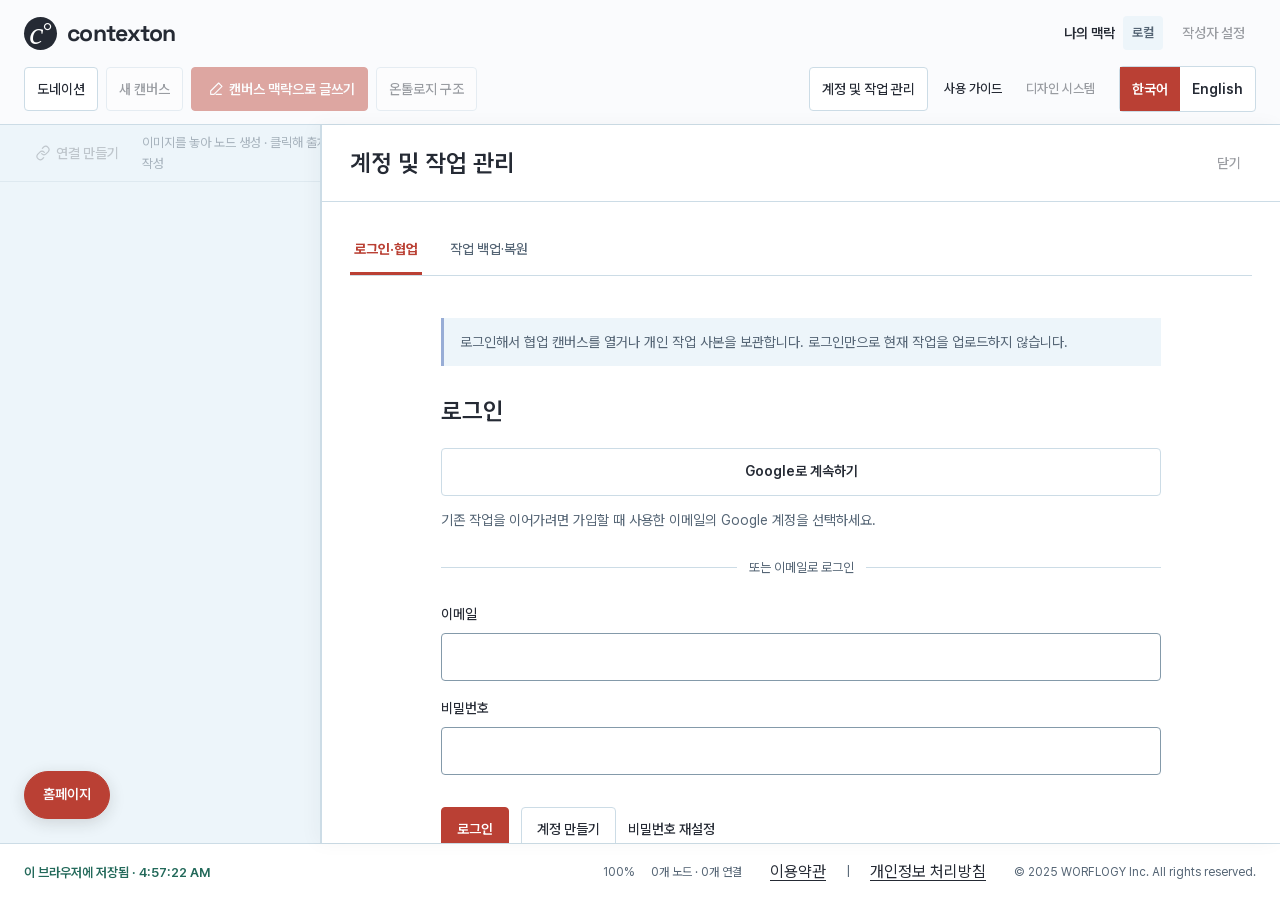
<file: index.html>
<!doctype html>
<html lang="ko"><head><meta charset="UTF-8"><meta name="viewport" content="width=device-width,initial-scale=1"><meta name="color-scheme" content="light"><title>contexton | 이미지와 관계로 설계하는 AI 글쓰기</title>
<link rel="stylesheet" href="styles.css?v=012eef26f494685f"><link rel="stylesheet" href="writing.css?v=3ef23b5440fe1e14"><link rel="stylesheet" href="icons.css?v=20437284db53e835"><link rel="stylesheet" href="workspace.css?v=023df2538f242d67"><link rel="stylesheet" href="canvas.css?v=483092f1c844d5e2">
<script src="locale-data.js?v=abe29b069b142de0" defer></script><script src="locale.js?v=a52c397ef0d899e2" defer></script><script src="writing-profiles.js?v=a8544a24c775626f" defer></script><script src="model.js?v=511cc2cf7701dd57" defer></script><script src="ontology-data.js?v=bd0ee0a6a42e2b16" defer></script><script src="ontology-input.js?v=dfe719dbebc8d37a" defer></script><script src="state.js?v=d91964bb1ab7f2c8" defer></script><script src="ui.js?v=29bb7f2cbfd3e06c" defer></script><script src="relationships.js?v=f6008021340b3901" defer></script><script src="writing.js?v=9e2cd8d5ebe4e7bc" defer></script><script src="workspace.js?v=6dcc173721de2a51" defer></script><script src="canvas.js?v=a5604797a9ea3ee1" defer></script><script src="canvas-delete.js?v=75ec3e3babc6c07f" defer></script><script src="canvas-popover.js?v=d376ce5b94381af8" defer></script><script src="relation-editor.js?v=90c99b5a04e00a72" defer></script><script src="writing-guide.js?v=d377b976cb9f497b" defer></script><script src="ai-client.js?v=3ad2bb1a6413c7e4" defer></script><script src="writing-result.js?v=bbe4b36c375264ec" defer></script><script src="writing-ai.js?v=9721860ae5c64520" defer></script><link rel="stylesheet" href="ontology-view.css?v=1bd4a831d7de5e98"><script src="ontology-model.js?v=092417cd75d4e349" defer></script><script src="lib/vis-network.min.js?v=fc674cfa6cceb27a" defer></script><script src="ontology-network.js?v=14fc56ad80f124e8" defer></script><script src="ontology-view.js?v=2b11eb9ea450a6b1" defer></script><script src="workspace-panels.js?v=179e0a80369d6156" defer></script><link rel="stylesheet" href="cloud.css?v=2131a0808ef2a0b8"><script src="lib/supabase.js?v=59d39487c3589843" defer></script><script src="supabase-config.js?v=4d1ff416580c5c10" defer></script><script src="cloud-store.js?v=d62a320a13a1aa8c" defer></script><script src="cloud.js?v=dc3337c7d2edd623" defer></script><script src="collab-model.js?v=de501b5aefb93551" defer></script><script src="collab-store.js?v=b304dfafa9922fdd" defer></script><script src="collab.js?v=4f80b6dc2d4c1c1e" defer></script><link rel="stylesheet" href="collab.css?v=0f77a455c1ef7926"><script src="canvas-library.js?v=c3c7a7531252ac6f" defer></script><script src="admin.js?v=c079f5417d8b24a5" defer></script><link rel="stylesheet" href="typography.css?v=1e4eba5fbd71b237"><link rel="stylesheet" href="interface.css?v=1588d10982d5c033"><link rel="stylesheet" href="design-access.css?v=79f7105a0410fdab"><script src="design-access.js?v=ba312eaeee7ecc5f" defer></script><link rel="stylesheet" href="donation.css?v=a9a30867cee342b3"><script src="donation.js?v=b6bc401f4c22b89a" defer></script><link rel="stylesheet" href="locale.css?v=59750ebabe1f140a"><script defer src="homepage-link.js?v=71a1320de6f1b5db"></script><link rel="stylesheet" href="legal.css?v=a8fc46f4175d33bb"><script src="legal-modal.js?v=7c47b718f95e4cfa" defer></script><!-- SEO START -->
<meta name="description" content="이미지 노드와 관계 해석으로 서사를 구조화하고 협업하세요. 온톨로지 기반 캔버스 맥락을 글쓰기 가이드로 만들어 AI에게 전달하는 contexton입니다."><meta name="robots" content="index, follow"><link rel="canonical" href="https://www.contextonai.com/"><link rel="alternate" hreflang="ko" href="https://www.contextonai.com/"><link rel="alternate" hreflang="en" href="https://www.contextonai.com/en.html"><link rel="alternate" hreflang="x-default" href="https://www.contextonai.com/"><meta property="og:type" content="website"><meta property="og:site_name" content="contexton"><meta property="og:title" content="contexton | 이미지와 관계로 설계하는 AI 글쓰기"><meta property="og:description" content="이미지 노드와 관계 해석으로 서사를 구조화하고 협업하세요. 온톨로지 기반 캔버스 맥락을 글쓰기 가이드로 만들어 AI에게 전달하는 contexton입니다."><meta property="og:url" content="https://www.contextonai.com/"><meta property="og:locale" content="ko_KR"><meta property="og:locale:alternate" content="en_US"><meta property="og:image" content="https://www.contextonai.com/share-card.png"><meta property="og:image:width" content="1200"><meta property="og:image:height" content="630"><meta name="twitter:card" content="summary_large_image"><meta name="twitter:title" content="contexton | 이미지와 관계로 설계하는 AI 글쓰기"><meta name="twitter:description" content="이미지 노드와 관계 해석으로 서사를 구조화하고 협업하세요. 온톨로지 기반 캔버스 맥락을 글쓰기 가이드로 만들어 AI에게 전달하는 contexton입니다."><meta name="twitter:image" content="https://www.contextonai.com/share-card.png"><script type="application/ld+json">{"@context":"https://schema.org","@type":"SoftwareApplication","name":"contexton | 이미지와 관계로 설계하는 AI 글쓰기","url":"https://www.contextonai.com/","description":"이미지 노드와 관계 해석으로 서사를 구조화하고 협업하세요. 온톨로지 기반 캔버스 맥락을 글쓰기 가이드로 만들어 AI에게 전달하는 contexton입니다.","inLanguage":"ko","applicationCategory":"ProductivityApplication","operatingSystem":"Web browser","publisher":{"@type":"Organization","name":"WORFLOGY Inc."}}</script>
<!-- SEO END --></head>
<body data-page="canvas"><main class="canvas-app">
<header class="canvas-header"><a class="brand" href="index.html"><span class="brand-icon">c<span>°</span></span>contexton</a><span class="canvas-document">나의 맥락 <span class="pill">로컬</span></span><div class="canvas-header-actions"><button id="canvas-writing" class="primary-button" type="button">캔버스 맥락으로 글쓰기</button><button id="canvas-files" class="secondary-button" type="button">작업 백업·복원</button><a class="text-link" href="guide-manual.html">사용 가이드</a><a class="text-link" data-design-link role="link" tabindex="0" aria-disabled="true" title="관리자만 사용할 수 있습니다.">디자인 시스템</a></div></header>
<div class="canvas-toolbar" inert aria-disabled="true"><button id="canvas-connect" class="tool-button" type="button" aria-pressed="false">연결 만들기</button><span id="canvas-selection-status" role="status">이미지를 놓거나 노드를 선택하세요.</span><p id="canvas-operation-guide" class="canvas-operation-guide">휠로 확대·축소 · 빈 공간 드래그로 이동 · 이미지를 놓아 노드 생성 · 노드 위에 놓으면 연결도 생성</p><div class="zoom-tools"><button id="canvas-fit" class="tool-button" type="button">전체 보기</button></div></div>
<section id="canvas" inert aria-disabled="true" class="canvas-viewport" aria-describedby="canvas-operation-guide" aria-label="이미지와 관계 캔버스" tabindex="0"><div id="canvas-world"><svg id="canvas-edges" aria-label="노드 사이의 연결"></svg><div id="canvas-edge-labels"></div><div id="workspace-nodes" aria-label="이미지 노드"></div></div><div class="canvas-empty-state"><strong>이미지를 드래그해서 노드를 생성해 보세요</strong><p>이미지를 놓은 뒤 출처와 해석을 남길 수 있습니다.</p></div></section>
<aside id="canvas-inspector" class="canvas-inspector" aria-label="선택한 대상 편집" hidden><div class="inspector-header"><strong id="inspector-title">노드</strong><button id="inspector-close" class="tool-button" type="button" aria-label="편집 패널 닫기">닫기</button></div>
<div id="node-panel" class="inspector-panel workspace" hidden><form id="node-editor" class="node-editor"><h3 id="node-editor-title" hidden>노드 해석</h3><input id="edit-node-id" type="hidden"><input id="node-title" type="hidden"><img id="node-preview" alt="선택한 이미지" hidden><label for="node-source-note">이미지 출처</label><input id="node-source-note" maxlength="500" placeholder="원문 URL, 촬영자 등"><label for="node-text">이미지 해석</label><textarea id="node-text" maxlength="200" rows="4" placeholder="이 이미지를 어떻게 해석하나요?"></textarea><div class="action-row"><button type="submit" class="primary-button">저장</button></div><p id="node-editor-status" role="status"></p></form></div>
<div id="relationship-panel" class="inspector-panel" hidden><section id="relationships" class="section">
<div class="section-heading"><div><span class="eyebrow">01 — RELATIONSHIPS</span><h2>관계 해석</h2></div><p>선택한 연결에 여러 관계 정의가 공존합니다.<br>각 정의에 대한 의견이 쌓이며 지지 양상이 달라집니다.</p></div>
<div class="link-summary"><strong>A <svg class="ui-icon" viewBox="0 0 24 24" fill="none" stroke="currentColor" stroke-width="1.7" stroke-linecap="round" stroke-linejoin="round" aria-hidden="true" focusable="false"><path d="M4 12h16 M8 8l-4 4 4 4 M16 8l4 4-4 4"/></svg> B <span>LINK AB</span></strong><span id="link-count"></span><span class="pill neutral">내 작업 · 선택한 연결</span></div>
<div class="relationship-panel"><div class="relation-picker"><span class="cell-label">LINK AB에 제안된 관계 해석</span><div id="proposal-list" aria-label="관계 해석 목록"></div>
<details class="proposal-form"><summary>＋ 다른 관계 해석 제안</summary><form id="new-proposal">
<label for="proposal-type">관계 계열</label><select id="proposal-type"><option value="logic">논리적 관계</option><option value="perspective">정치적·입장 관계</option></select>
<label for="proposal-name">관계 이름 <span>최대 24자</span></label><input id="proposal-name" maxlength="24" required placeholder="예: 상호 보완">
<label for="proposal-definition">관계의 정의 <span>최대 200자</span></label><textarea id="proposal-definition" maxlength="200" required rows="3" placeholder="A와 B가 어떻게 연결되는지 설명해 주세요."></textarea>
<button class="secondary-button" type="submit">관계 해석 추가</button></form></details>
<p class="component-note">지지를 받지 못한 해석도 남습니다. 의견 수는 사실 여부를 판정하지 않습니다.</p></div>
<div class="relation-detail" id="relation-detail"><div class="relation-top"><span class="node-id">LINK AB · 관계 해석</span><span class="pill" id="relation-family"></span></div>
<h3 id="relation-sentence"></h3><p id="relation-definition"></p><p class="component-note" id="proposal-author"></p>
<div class="opinion-summary" id="opinion-summary" aria-live="polite"></div>
<h4 class="discussion-title">등록된 의견 · 등록순</h4><div id="relation-comments"></div>
<form id="relation-comment-form"><label for="relation-comment">의견 남기기 <span>최대 200자</span></label><textarea id="relation-comment" maxlength="200" required rows="3" placeholder="이 해석을 지지하거나 지지하지 않는 이유를 적어 주세요." aria-describedby="relation-comment-count"></textarea><div class="input-meta"><span>의견과 함께 입장을 표시합니다.</span><span id="relation-comment-count">0 / 200</span></div>
<fieldset class="stance-options"><legend>이 관계 해석에 대한 나의 입장</legend><label><input type="radio" name="stance" value="support" required> 지지함</label><label><input type="radio" name="stance" value="not-support"> 지지하지 않음</label><label><input type="radio" name="stance" value="undecided"> 판단 유보</label></fieldset>
<button id="submit-relation-comment" class="primary-button" type="submit" disabled>의견 추가</button><p class="demo-notice" id="relation-status" role="status">작성자 이름과 함께 이 작업에 저장됩니다.</p></form>
</div></div>
<p class="component-note">‘지지’라는 관계 유형과 ‘그 관계 해석을 지지하는 의견’은 별개입니다. 현재 시안은 의견 작성자가 입장을 직접 선택하는 방식입니다.</p>
</section></div>
<div id="writing-panel" class="inspector-panel" hidden><p id="canvas-writing-scope" class="workspace-note"></p><section id="writing" class="section writing-section">
<div class="section-heading"><div><span class="eyebrow">02 — NETWORK TO NARRATIVE</span><h2>연결된 생각이, 한 편의 글로.</h2></div><p>같은 네트워크에서 시작하는 서로 다른 글.<br>문단을 선택하면 사용한 노드·관계·의견을 확인합니다.</p></div>
<div class="writing-flow" aria-label="글쓰기 흐름"><span><b>01</b> 네트워크 선택</span><i><svg class="ui-icon" viewBox="0 0 24 24" fill="none" stroke="currentColor" stroke-width="1.7" stroke-linecap="round" stroke-linejoin="round" aria-hidden="true" focusable="false"><path d="M4 12h16 M14 6l6 6-6 6"/></svg></i><span><b>02</b> 관점 구성</span><i><svg class="ui-icon" viewBox="0 0 24 24" fill="none" stroke="currentColor" stroke-width="1.7" stroke-linecap="round" stroke-linejoin="round" aria-hidden="true" focusable="false"><path d="M4 12h16 M14 6l6 6-6 6"/></svg></i><span><b>03</b> 초안 작성</span><i><svg class="ui-icon" viewBox="0 0 24 24" fill="none" stroke="currentColor" stroke-width="1.7" stroke-linecap="round" stroke-linejoin="round" aria-hidden="true" focusable="false"><path d="M4 12h16 M14 6l6 6-6 6"/></svg></i><span><b>04</b> 근거 검토</span></div>
<div class="writing-workbench">
<aside class="writing-materials" aria-label="글의 재료">
<div class="cell-label">SOURCE NETWORK <span>선택한 연결</span></div><h3>글의 재료</h3><p class="writing-hint">선택한 연결의 두 노드와 관계 해석을 사용합니다.</p>
<div class="writing-node-pair"><div data-source="node-A"><span class="node-id">NODE A</span><strong>AI와 일의 변화</strong></div><span><svg class="ui-icon" viewBox="0 0 24 24" fill="none" stroke="currentColor" stroke-width="1.7" stroke-linecap="round" stroke-linejoin="round" aria-hidden="true" focusable="false"><path d="M4 12h16 M8 8l-4 4 4 4 M16 8l4 4-4 4"/></svg></span><div data-source="node-B"><span class="node-id">NODE B</span><strong>새로운 역할</strong></div></div>
<p class="source-note">이미지 출처: 디자인용 예시 그래픽<br>외부 자료로 검증된 근거가 아닙니다.</p>
<fieldset class="writing-source-fieldset"><legend>포함할 관계 해석 <span>복수 선택</span></legend><div id="writing-proposals"></div></fieldset>
<div class="source-policy"><strong>이견도 글의 재료입니다.</strong><p>지지와 비지지는 의견의 입장입니다. 지지 수가 사실성이나 출처의 신뢰도를 대신하지 않습니다.</p></div>
</aside>
<div class="writing-editor">
<div class="writing-controls"><div class="cell-label">WRITING DIRECTION <span>시연</span></div>
<fieldset class="genre-options"><legend>어떤 글로 이어갈까요?</legend><label><input type="radio" name="writing-genre" value="nonfiction" checked><span><b>비문학</b><small>해설 · 논증 · 쟁점 정리</small></span></label><label><input type="radio" name="writing-genre" value="fiction"><span><b>문학</b><small>장면 · 인물 · 갈등</small></span></label></fieldset>
<div class="writing-config-row"><label for="writing-perspective">관점 구성<select id="writing-perspective"><option value="balanced">상반된 의견 함께 읽기</option><option value="support">지지 의견 중심</option><option value="dissent">지지하지 않는 의견 중심</option></select></label><button id="build-draft" class="primary-button">예시 초안 구성 <svg class="ui-icon" viewBox="0 0 24 24" fill="none" stroke="currentColor" stroke-width="1.7" stroke-linecap="round" stroke-linejoin="round" aria-hidden="true" focusable="false"><path d="M12 20h8 M16 3l5 5-12 12H4v-5z"/></svg></button></div>
<p class="writing-hint">실제 AI 생성 전의 동작 시안입니다. 선택한 데이터와 준비된 문장을 조합합니다.</p><p id="writing-status" class="writing-status" role="status"></p>
</div>
<div class="draft-paper"><div class="draft-meta"><span id="draft-genre"></span><button id="download-draft" class="text-link">초안과 근거 다운로드 <svg class="ui-icon" viewBox="0 0 24 24" fill="none" stroke="currentColor" stroke-width="1.7" stroke-linecap="round" stroke-linejoin="round" aria-hidden="true" focusable="false"><path d="M12 3v12 M7 10l5 5 5-5 M4 16v5h16v-5"/></svg></button></div><h3 id="draft-title"></h3><p id="draft-scope" class="writing-hint"></p><div id="draft-paragraphs" aria-label="초안 문단"></div><div class="draft-legend"><span class="origin-badge network-origin">네트워크에서 구성</span><span class="origin-badge creative-origin">창작으로 확장</span><span class="origin-badge verify-origin">추가 확인 필요</span></div></div>
</div></div>
<div class="evidence-panel" aria-label="선택한 문단의 근거"><div><span class="cell-label">PARAGRAPH CONTEXT</span><h3 id="evidence-title">문단의 근거</h3><p class="writing-hint">초안을 구성한 시점의 데이터를 표시합니다.<br>네트워크가 바뀌면 초안을 다시 구성해 비교합니다.</p></div><div id="paragraph-evidence" aria-live="polite"></div></div>
<div class="writing-principles"><p><b>출처를 따라갈 수 있게.</b> 문단에서 노드·관계 정의·작성자의 의견으로 돌아갑니다.</p><p><b>보탠 부분을 알아볼 수 있게.</b> 창작한 인물·장면과 네트워크의 내용을 구분합니다.</p><p><b>해석을 사실로 바꾸지 않게.</b> 비문학의 인과 주장은 별도의 자료 확인을 거칩니다.</p></div>
</section></div>
<div id="files-panel" class="inspector-panel workspace" hidden><p class="workspace-note">현재 작업을 파일로 보관하거나 백업 파일에서 복원합니다.</p><fieldset id="workspace-controls" disabled><legend class="sr-only">작업 백업·복원</legend><div class="workspace-toolbar"><button id="backup-workspace" class="secondary-button">작업 백업 <svg class="ui-icon" viewBox="0 0 24 24" fill="none" stroke="currentColor" stroke-width="1.7" stroke-linecap="round" stroke-linejoin="round" aria-hidden="true" focusable="false"><path d="M12 3v12 M7 10l5 5 5-5 M4 16v5h16v-5"/></svg></button><button id="restore-workspace-button" class="secondary-button" type="button">백업 불러오기</button><input id="restore-workspace" type="file" accept=".json,application/json" hidden></div><div id="import-review" class="import-review" hidden><p id="import-summary"></p><button id="confirm-import" class="primary-button">현재 작업을 백업하고 불러오기</button> <button id="cancel-import" class="secondary-button">취소</button></div><p class="workspace-note">브라우저에 자동 저장됩니다. 다른 기기나 폴더로 옮길 때는 작업 백업을 사용하세요.</p></fieldset></div></aside>
<footer class="canvas-statusbar"><span id="storage-status" role="status">작업을 불러오는 중…</span><output id="zoom-value" aria-label="캔버스 배율">100%</output><span id="canvas-count"></span><nav class="legal-links" aria-label="법적 고지"><a href="terms_of_service.html">이용약관</a><span aria-hidden="true">|</span><a href="privacy_policy.html">개인정보 처리방침</a></nav><small class="canvas-copyright" lang="en">© 2025 WORFLOGY Inc. All rights reserved.</small></footer>
</main><button id="author-settings" class="tool-button" type="button" hidden>작성자 설정</button><dialog id="author-dialog" aria-labelledby="author-dialog-title"><div class="inspector-header"><strong id="author-dialog-title">작성자 설정</strong><button id="author-close" class="tool-button" type="button">닫기</button></div><div class="workspace"><label for="workspace-author">작성자 이름<input id="workspace-author" maxlength="254" value="나" required></label><p class="workspace-note">기본 이름은 로그인 ID입니다. 이름을 변경하면 이후 새로 작성하는 내용에 사용됩니다. 기존 기록과 소유권은 바뀌지 않으며, 본인 항목에만 (나)가 표시됩니다.</p></div></dialog><button id="export-linked-data" class="secondary-button" hidden>지식구조 다운로드 <svg class="ui-icon" viewBox="0 0 24 24" fill="none" stroke="currentColor" stroke-width="1.7" stroke-linecap="round" stroke-linejoin="round" aria-hidden="true" focusable="false"><path d="M12 3v12 M7 10l5 5 5-5 M4 16v5h16v-5"/></svg></button><div id="toast" class="toast" role="status"></div><a id="homepage-link" href="https://worflogy.com/" target="_blank" rel="noopener noreferrer" aria-label="홈페이지 (새 탭에서 열기)">홈페이지</a></body></html>
</file>
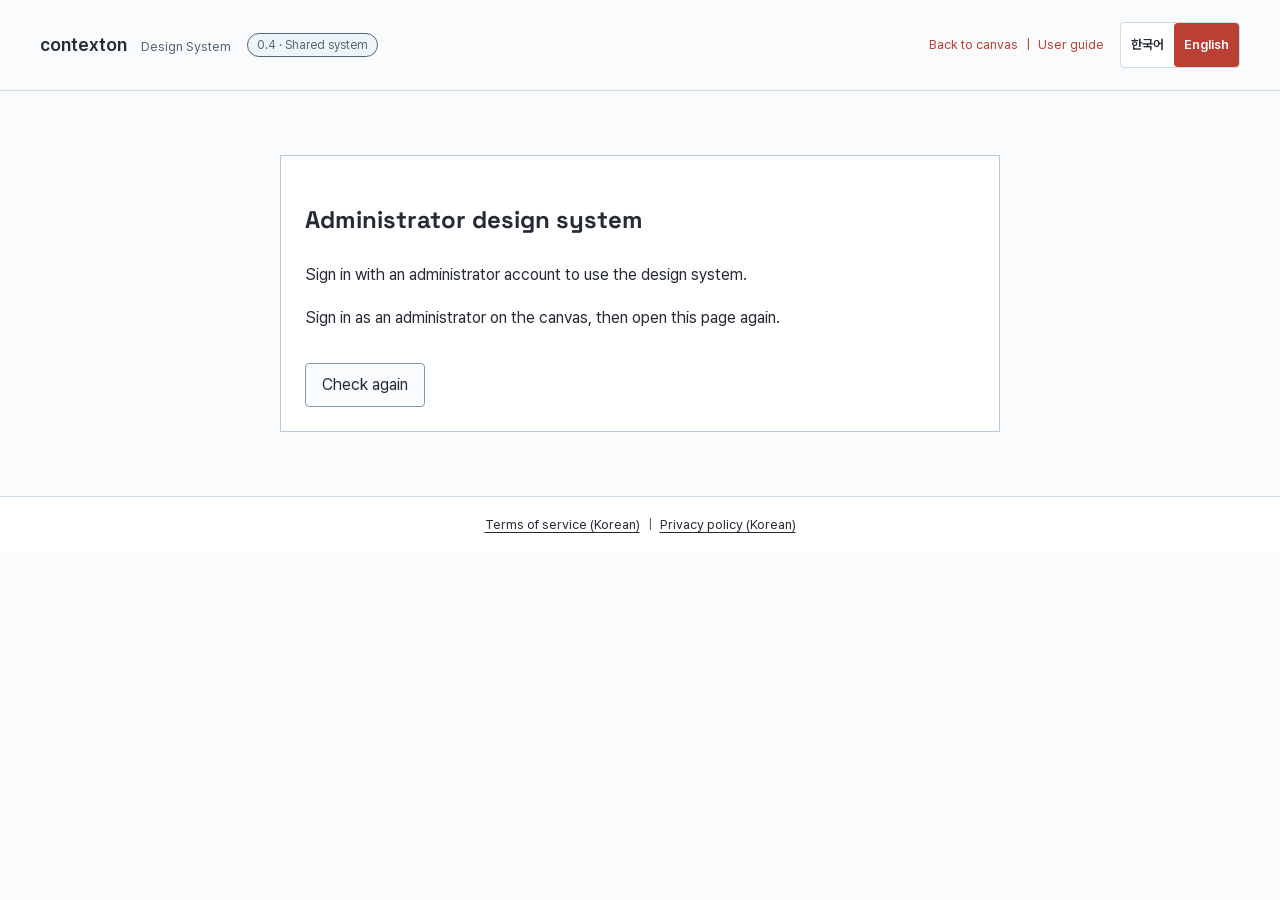
<file: design-system-view-en.html>
<!doctype html>
<html lang="en"><head><meta charset="utf-8"><meta name="viewport" content="width=device-width,initial-scale=1"><title>contexton — Design system</title><link rel="stylesheet" href="design-reference/css/style.css?v=941b5b6e13faae18"><link rel="stylesheet" href="design-reference/css/typography.css?v=f6e4a5a55cebd83b"><link rel="stylesheet" href="design-reference/css/design-system.css?v=f78e7f8ce32edcd7"><link rel="stylesheet" href="theme.css?v=d64a4a88b7e1f9f6"><link rel="stylesheet" href="design-reference/contexton.css?v=12108bf36a73d8a9"><script src="locale-data.js?v=abe29b069b142de0" defer></script><script src="locale.js?v=a52c397ef0d899e2" defer></script><script src="design-system.js?v=0d6b72321c549ca3" defer></script><script src="lib/supabase.js?v=59d39487c3589843" defer></script><script src="supabase-config.js?v=4d1ff416580c5c10" defer></script><link rel="stylesheet" href="design-access.css?v=79f7105a0410fdab"><script src="design-access.js?v=ba312eaeee7ecc5f" defer></script><link rel="stylesheet" href="locale.css?v=59750ebabe1f140a"><link rel="stylesheet" href="legal.css?v=a8fc46f4175d33bb"><link rel="stylesheet" href="documentation-shell.css?v=359adf2e3bee04b7"><script defer src="documentation-shell.js?v=e1803779e4fd15b2"></script><script src="legal-modal.js?v=7c47b718f95e4cfa" defer></script><!-- SEO START -->
<meta name="description" content="Connect image nodes, interpretations and shared perspectives. Structure narrative context with an ontology-based canvas, then guide AI to write from your network."><meta name="robots" content="noindex, nofollow"><link rel="canonical" href="https://www.contextonai.com/design-system-view-en.html"><meta property="og:type" content="website"><meta property="og:site_name" content="contexton"><meta property="og:title" content="contexton — Design system"><meta property="og:description" content="Connect image nodes, interpretations and shared perspectives. Structure narrative context with an ontology-based canvas, then guide AI to write from your network."><meta property="og:url" content="https://www.contextonai.com/design-system-view-en.html"><meta property="og:locale" content="en_US"><meta property="og:locale:alternate" content="ko_KR"><meta property="og:image" content="https://www.contextonai.com/share-card.png"><meta property="og:image:width" content="1200"><meta property="og:image:height" content="630"><meta name="twitter:card" content="summary_large_image"><meta name="twitter:title" content="contexton — Design system"><meta name="twitter:description" content="Connect image nodes, interpretations and shared perspectives. Structure narrative context with an ontology-based canvas, then guide AI to write from your network."><meta name="twitter:image" content="https://www.contextonai.com/share-card.png">
<!-- SEO END --></head>
<body class="ds-page design-access-locked"><a class="skip-link" href="#ds-main">Skip to content</a><header class="ds-header"><a href="en.html" class="ds-brand">contexton <span>Design System</span></a><span class="wf-badge wf-badge--neutral">0.4 · Shared system</span><nav class="ds-back" aria-label="Page navigation"><a href="en.html">Back to canvas</a><span aria-hidden="true">|</span><a href="guide-manual-en.html">User guide</a></nav></header>
<section id="design-access-status" aria-label="Administrator verification"><h1>Administrator design system</h1><p role="status">Verifying administrator access.</p><p>Sign in as an administrator on the canvas, then open this page again.</p><button type="button">Check again</button></section><div class="ds-layout"><nav class="ds-nav" aria-label="Design system contents"><span class="ds-eyebrow">CONTEXTON SYSTEM</span><a href="#principles">01 Design principles</a><a href="#colors">02 Colors &amp; meaning</a><a href="#typography">03 Typography</a><a href="#space">04 Spacing &amp; states</a><a href="#nodes">05 Images &amp; nodes</a><a href="#relationships">06 Links &amp; interpretations</a><a href="#writing">07 Write from canvas context</a><a href="#ontology">08 Ontology structure</a><a href="#collaboration">09 Account &amp; workspace</a><a href="#canvas-list">10 Canvas list</a><a href="#account-states">11 Account &amp; management states</a><a href="#documentation-and-legal">12 Documentation and legal notices</a></nav>
<main class="ds-main" id="ds-main"><section class="ds-hero"><p class="ds-eyebrow">IMAGES / RELATIONSHIPS / CONTEXT</p><h1>Connect images.<br>Read each other's interpretations.</h1><p class="ds-lead">Capture the meaning you find in images,<br>then connect relationships and comments into a context for writing.</p><div class="ds-hero-meta"><span>Clear sections</span><span>Direct interaction</span><span>Coexisting perspectives</span></div><p class="wf-notice">Canvas, editors, drawers and the user guide share colors, fonts and spacing. Demo inputs stay on this page and do not change actual workspace, account or AI settings.</p></section>
<section id="principles" class="ds-section"><div class="ds-section-head"><span>01</span><h2>Natural interaction before explanation</h2></div><div class="ds-grid ds-grid--three"><article class="wf-card"><h3>Start with images</h3><p>Drop an image on empty canvas space to create a node. Drop it on a node to create a connected node. There is no Add node menu.</p></article><article class="wf-card"><h3>Interpret beside the object</h3><p>Click a node or link to open an editor pointing to it. Read and edit sources, definitions and interpretations in context.</p></article><article class="wf-card"><h3>Distinguish perspectives from facts</h3><p>Relationships are authors' interpretations. Show comments and agreement/veto counts without presenting those counts as truth.</p></article></div></section>
<section id="colors" class="ds-section"><div class="ds-section-head"><span>02</span><h2>Color separates actions, selection and relationships</h2></div><p class="ds-description">Coral marks primary actions; sky tones separate workspace surfaces. A dark blue outline marks selection. Relationship categories and states also have text labels.</p><p class="ds-description">The library uses cool white, the canvas uses pale blue, and the divider uses the shared border color. The interface and these swatches reference the same tokens, without separate per-page color values.</p><div class="ds-grid ds-grid--three" id="ds-swatches"></div><p class="ds-description">Editor guide lines are neutral dashed lines. Actual links use solid lines and filled triangular arrowheads.</p></section>
<section id="typography" class="ds-section"><div class="ds-section-head"><span>03</span><h2>Readable headings and comfortable body text</h2></div><p class="ds-description">SUITE is used for Korean headings, Space Grotesk for English headings and Pretendard for body text and inputs. Fonts are local assets. Supporting text and statuses remain readable.</p><div class="ds-type-list"><div><code>32 / 44 · Heading</code><p class="context-title">One image, many perspectives</p></div><div><code>24 / 34 · Section</code><p class="context-heading">How do you interpret this link?</p></div><div><code>16 / 26 · Body &amp; input</code><p>Record the source and the meaning you found in the image.</p></div><div><code>14 / 22 · Label</code><p class="context-label">Logical relationship · Cause · My interpretation</p></div><div><code>13 / 21 · Supporting text</code><p class="context-caption">The button reads Update when saved content exists.</p></div></div><p id="upright-quote-policy">Straight, smart, and fullwidth quotation marks are displayed upright. Upright Quotes takes priority in normal, bold, and italic text; code uses Upright Quotes Mono with the matching character width and Consolas. Only the displayed glyph changes; original characters and copied or saved text are preserved.</p></section>
<section id="space" class="ds-section"><div class="ds-section-head"><span>04</span><h2>Leave space between input and action</h2></div><div id="ds-spacing" class="ds-spacing"></div><div class="ds-grid"><article class="wf-card"><h3>Spacing</h3><p>Shared spacing defaults are 8px between labels and inputs, 16px between fields, 16px before the save action and 24px inside cards. The node interpretation panel uses a 20px bottom margin for fields, plus a 24px top margin and 16px top padding for the save area. Controls use 4px corners and cards use 6px corners.</p></article><article class="wf-card"><h3>States &amp; accessibility</h3><p>Selection, focus, saving and read-only states are distinct. Primary controls use a 44px minimum-height guideline; interpretation edit and delete buttons currently have a 40px minimum height. Deletion is a separate action from selection.</p><div class="ds-button-row"><button class="wf-button wf-button--primary" type="button">Save example</button><button class="wf-button" type="button" disabled>Saving</button><span class="wf-badge wf-badge--neutral">Read only</span></div></article></div></section>
<section id="nodes" class="ds-section"><div class="ds-section-head"><span>05</span><h2>An image and interpretation form one node</h2></div><p class="ds-description">Dropping opens a thumbnail node and interpretation editor. Reopening saved content shows Update. Only its creator can edit/delete it. Deleting a node also deletes its links.</p><div class="ds-grid"><div class="wf-card"><article id="example-node" class="context-node"><div class="context-art" role="img" aria-label="Abstract thumbnail example for an image node"><span></span><span></span></div><div class="context-node-copy"><h3>New forms of work</h3><p id="node-copy">What roles will people need after automation?</p><span class="context-caption">Me · Example node</span></div></article><div class="ds-button-row node-states" aria-label="Node state"><button class="wf-button" data-node-state="default" aria-pressed="true">Default</button><button class="wf-button" data-node-state="selected" aria-pressed="false">Selected</button><button class="wf-button" data-node-state="drop" aria-pressed="false">Drop target</button></div><p class="wf-field__hint">Drag nodes to move them, drag empty space to pan and scroll to zoom. Clicking empty space clears selection.</p></div><form class="wf-card context-form" id="node-form"><h3>Node interpretation</h3><div class="wf-field"><label for="node-source">Image source</label><input class="wf-input" id="node-source" maxlength="500" placeholder="Original URL, photographer, etc."></div><div class="wf-field"><label for="node-interpretation">Image interpretation</label><textarea class="wf-input" id="node-interpretation" rows="4" maxlength="200" placeholder="Describe the meaning you found in the image."></textarea></div><button class="wf-button wf-button--primary" id="node-save" type="submit">Save</button><p class="wf-field__hint" role="status" id="node-status">Demo only · Not saved to the actual canvas.</p></form></div></section>
<section id="relationships" class="ds-section"><div class="ds-section-head"><span>06</span><h2>Multiple interpretations on one link</h2></div><p class="ds-description">Use Create link and select source/target nodes. Links created by dropping images can be interpreted after saving the new node's content.</p><p class="ds-description">Relationship interpretations use compact selection rows, with the relationship name on the left and its family on the right. A subtle background and check mark indicate selection. Long names wrap.</p><div class="context-edge"><svg viewBox="0 0 620 105" role="img" aria-label="Actual links use triangular arrowheads; editor guides use neutral dashed lines"><defs><marker id="context-arrow" viewBox="0 0 10 10" refX="9" refY="5" markerWidth="7" markerHeight="7" orient="auto"><path d="M1 1L9 5L1 9Z" fill="currentColor"/></marker></defs><path d="M20 25H240" stroke="currentColor" stroke-width="2" marker-end="url(#context-arrow)"/><text x="270" y="30">Link from node A to B</text><path d="M20 80H240" stroke="#687585" stroke-dasharray="4 4"/><text x="270" y="85">Guide line pointing to the editor</text></svg></div><div class="ds-grid"><form class="wf-card context-form" id="relation-form"><h3>Relationship interpretation</h3><div class="wf-field"><label for="relation-family">Relationship family</label><select class="wf-input" id="relation-family"><option value="logic">Logical relationship</option><option value="perspective">Political and stance relationships</option></select></div><div class="wf-field"><label for="relation-name">Specific relationship</label><select class="wf-input" id="relation-name"></select></div><div class="wf-field"><label for="relation-definition">Relationship definition</label><textarea class="wf-input" id="relation-definition" rows="3" maxlength="200" required placeholder="Describe how the images are related."></textarea></div><button class="wf-button wf-button--primary" type="submit">Save interpretation</button><p class="wf-field__hint" id="relation-status" role="status">Choose family/type, define it, add interpretations, then save.</p></form><article class="wf-card"><h3>Separate interpretations from comments</h3><ul id="interpretations" class="context-list"><li><span class="wf-badge">Logical relationship · Cause</span><p>An interpretation that automation creates new roles.</p><span class="context-caption">Seoyeon · Example interpretation</span></li></ul><h3>Comments in creation order</h3><div class="context-opinion"><strong>Jiwoo</strong><p>Education and organizational decisions are also worth considering.</p><div class="ds-button-row"><button class="wf-button" data-reaction="agree" aria-pressed="false">Agree <span>0</span></button><button class="wf-button" data-reaction="veto" aria-pressed="false">Veto <span>0</span></button></div></div><p class="wf-field__hint">Keep different interpretations alongside one another. Comments appear in creation order; in a shared canvas, users can delete only their own comments. Editing comment text is not supported. Authors can edit or delete their relationship interpretations.</p></article></div></section>
<section id="writing" class="ds-section"><div class="ds-section-head"><span>07</span><h2>Write from canvas context</h2></div><p class="ds-description">Turn the whole canvas's image interpretations, directed links, definitions and comments into a writing guide. Guide creation is distinct from automatic ontology reasoning and AI generation.</p><div class="wf-card"><div class="context-tabs" role="tablist" aria-label="Example writing steps"><button role="tab" id="demo-tab-api" aria-controls="demo-api" aria-selected="true">API settings</button><button role="tab" id="demo-tab-guide" aria-controls="demo-guide" aria-selected="false" tabindex="-1">Writing guide</button><button role="tab" id="demo-tab-result" aria-controls="demo-result" aria-selected="false" tabindex="-1">Writing result</button></div><section role="tabpanel" id="demo-api" aria-labelledby="demo-tab-api"><h3>Configure your writing AI</h3><p>Configure provider, API key and model. This example does not accept real API keys.</p><p class="wf-field__hint">API settings remain only in the current page’s memory. Enter them again after closing the tab or browser, reloading, or navigating away. They are not saved in browser storage, on the server, in shared data, or in workspace backups.</p></section><section role="tabpanel" id="demo-guide" aria-labelledby="demo-tab-guide" hidden><h3>Materials &amp; writing preferences</h3><h3>Format-specific writing rules</h3><p>Review the structure and style rules for the selected format. Seven composition plans distinguish nonfiction essays from literary essays. News articles use a headline, lead and body, with instructions not to invent reporting or quotations absent from the material.</p><p>Saving a guide also records its writing-rule version. Review the saved rules and full AI input. Older guides without a version use the current rules; saving them again records the version.</p><p>Read the whole network, not just selected items. Set purpose, audience, format, perspective and narrative order, save the guide, then ask AI to write.</p></section><section role="tabpanel" id="demo-result" aria-labelledby="demo-tab-result" hidden><h3>Writing result</h3><p class="wf-notice">Complete AI configuration in the API settings tab first.</p><p>Generate only on explicit request. Failures/cancellation retain previous results. Support copy and TXT download.</p><div class="wf-card" id="demo-reference-states"><h4>Reference presentation example</h4><p>Read a statement linked to material [1] separately from an unresolved reference [2].</p><ol><li>Example material saved at generation time</li><li>Unresolved reference</li></ol><details><summary>View original AI response</summary><p>**Example** [urn:contexton:guide:example:node:source]</p></details><p>This example illustrates interface states without reading workspace data or calling an AI. Saved results remain readable without API settings.</p></div></section></div><p class="ds-description">The right drawer is 75vw on desktop and full width at 800px or below. Shift the viewport without moving nodes. Use Close to exit. Resave the guide after changing materials.</p></section>
<section id="ontology" class="ds-section"><div class="ds-section-head"><span>08</span><h2>The structure of accumulated knowledge</h2></div><div class="wf-card"><div class="wf-field"><label for="ontology-view-demo">View</label><select class="wf-input" id="ontology-view-demo"><option value="knowledge">Knowledge structure</option><option value="canvas">Canvas connections</option><option value="schema">Ontology definitions</option></select></div><p id="ontology-description" role="status"></p></div><div class="ds-grid"><article class="wf-card"><h3>Physics-based layout</h3><p>Use separate curves for multiple/reverse relationships. Let users pause/resume layout. Reduced-motion preference stops movement after initial layout.</p></article><article class="wf-card"><h3>Distinguish standards from validation</h3><p>Ontology definitions are for viewing, without a download. Knowledge downloads contain only current customer materials.</p></article></div><p class="ds-description">AI input uses relationship meanings and the saved canvas network, without design source or constraint definitions.</p></section>
<section id="collaboration" class="ds-section"><div class="ds-section-head"><span>09</span><h2>Private settings and shared context</h2></div><div class="ds-grid ds-grid--three"><article class="wf-card"><h3>Sign in &amp; collaborate</h3><p>Open sign-in first for guests and disable Close until sign-in. Shared spaces display participants, invitations and sync status.</p></article><article class="wf-card"><h3>New canvas</h3><p>Only canvases with nodes become timestamp chips. Do not duplicate empty canvases. Personal lists are stored per account in the browser.</p></article><article class="wf-card"><h3>Backup &amp; restore</h3><p>Provide Backup &amp; restore as a separate Account &amp; workspace tab. Preserve images, relationships, comments, guides and results. Back up before restoring. Exclude API settings.</p></article></div><p class="wf-notice">Other authors' node content is read-only. Shared mode also checks authorship on the server. Preserve input during conflicts and explain the next action.</p></section>
<section class="ds-section" id="canvas-list"><h2>Canvas list &amp; workspace</h2><p>After sign-in, show an image-drop hint on empty canvases. Hide it before sign-in and once nodes exist. It must not intercept clicks or drags.</p><p>On desktop, My canvases sits on the left. A cool-white background from the shared color tokens extends below the list, with a thin right-hand border separating it from the canvas. At widths of 800px or less, the list becomes a horizontal scrolling row above the canvas. Opening a saved canvas fits its nodes to the available workspace.</p></section><section class="ds-section" id="account-states"><h2>Account &amp; management layout and states</h2><p class="ds-description">Donate is a secondary button before New canvas. Open a modal up to 600px wide, dismissed only by Close. Outside clicks and Esc do not dismiss it. Keep focus inside and return focus to the trigger after closing. Use shared colors, heading fonts and 44px buttons.</p><p class="ds-description">Use Account &amp; workspace for both the top button and drawer title. Order tabs as Sign in &amp; collaborate, Backup &amp; restore, then administrator-only Users and Content. Disable Close before sign-in.</p><div class="ds-grid"><article class="wf-card"><h3>Account &amp; sign-out</h3><p>Group the signed-in label, email and bordered Sign out button in a card. Use 44px minimum button height, 20px card padding and 16px element gaps.</p></article><article class="wf-card"><h3>Management lists</h3><p>Align notices, tools and lists to the same centered width. Group All users and Refresh list with 12px gaps. Distinguish missing setup, empty lists and failures. Confirm deletion and allow hidden items to be restored.</p></article><article class="wf-card"><h3>Permission states</h3><p>Only administrators can open the design-system link. Customer knowledge downloads exclude ontology design.</p></article></div><p class="wf-notice">The footer shows storage status, zoom, node/link counts and © 2025 WORFLOGY Inc. All rights reserved. Move copyright to another row on small screens. API settings are excluded from server storage, sharing and backups.</p></section><section class="ds-section"><h2>Author display</h2><p>The default author is the login email, including on new canvases. Custom names and existing records are retained. Only your own nodes, interpretations and comments display (me); other participants see the stored name. Ownership IDs determine identity and editing rights, not names. Unverified older records do not receive (me).</p></section><section id="language" class="ds-section"><h2>Interface language</h2><p>Provide two language buttons in the header with color and aria-pressed selection states. Translate interface text and accessibility labels while preserving user data and option values. Wrap long English labels to prevent mobile overflow.</p></section><section class="ds-section"><h2>Manage saved interpretations</h2><p>Manage saved interpretations using Edit interpretation and Delete interpretation below the relationship name. Only the author may make changes. Editing retains existing comments, agreements and vetoes; deleting also removes that interpretation’s comments and reactions. The link and other interpretations remain.</p></section><section class="ds-section"><h2>Reverse link direction</h2><p>Selecting a link shows its source and target images. The link author can reverse the arrow with Reverse direction. Interpretations and comments remain unchanged and should be checked against the new direction. Shared canvases require the database update for direction changes.</p></section><section id="confirmation-messages"><h2>Confirmations and notifications</h2><p>For deletions and important changes, an in-app dialog explains the target and impact. Cancel receives initial focus, and action buttons use explicit labels such as Delete or Switch. Close and Cancel do not perform the action. Clicking outside or pressing Escape does not dismiss the dialog. Completion notices use toasts, and input errors appear near the affected field.</p></section><section id="material-overview-guide"><h2>Review source materials</h2><p>Writing materials are summarized at the top with counts of images, links, interpretations and comments. Expand images to review interpretations and sources, or links to review their source, target, interpretations and comments. All canvas materials are included regardless of which lists are expanded. Original image files are not sent to the AI.</p></section><section id="guide-summary-guide"><h2>AI instructions</h2><p>full instructions with user writing settings and canvas materials</p></section><section id="inspector-layout-guide"><h2>Interpretation panels</h2><p>Node interpretation presents the image and title, source, interpretation field and save action in order. Relationship interpretation shows the direction and interpretation list, with the selected definition, author, edit and delete actions grouped in one card. Expand Leave a comment to write an opinion; existing comments are shown oldest first with agree and veto actions. Existing author permissions still apply.</p></section><section id="writing-result-reading-guide"><h2>Reading writing results</h2><p>References are resolved against the material sent to the AI for that result, rather than the current canvas. If the AI omitted only id- and the guide, entity kind and complete UUID match exactly, the reference is linked to that material. Bracketed references containing id- followed by a complete UUID or its first eight characters are also linked when exactly one candidate exists in the historical material. When a node, link, interpretation or opinion kind is specified, matching is limited to that kind. References with no candidate or multiple candidates remain unresolved.</p><p>If a reference remains unresolved, expand Original identifier and View original AI response to inspect it. A reference number does not guarantee a source match or fact checking. Copied and downloaded results also retain unresolved references.</p><p>Identifier recovery applies only to the readable presentation, including previously saved results. The original AI response and input material remain unchanged.</p><p>Writing results display headings, paragraphs, emphasis and lists. Long identifiers become numbered references, with saved node and relationship interpretations listed below the text. Identifiers without matching saved materials are marked as unresolved. Reference numbers do not indicate fact-checking.</p><p>Copy and download provide readable text and references. View original AI response shows the exact response, including identifiers and Markdown. Stored responses and AI input materials remain unchanged.</p></section><section id="canvas-resume-guide"><h2>Resume your last canvas</h2><p>In the same browser, reloading or returning from the user guide or design system reopens the last canvas used by your signed-in account. Shared canvases reopen after server access is checked. If a shared canvas cannot be opened, your personal canvas is shown with a notice. Choosing Return to local work makes that personal canvas your next starting point. The last selection is not synced across devices.</p></section><section class="ds-section" id="account-auth-lifecycle"><h2>Google sign-in and account deletion</h2><p class="ds-description">Google sign-in uses the shared secondary button at a height of 48px. A divider separates email sign-in, with guidance set in 14px body text. Account deletion starts collapsed and presents the deletion scope, warning, email confirmation, consent and action in that order. Destructive actions and errors use danger tokens; cautions use warning tokens. Buttons are at least 44px high, checkboxes are 20px and keyboard focus remains visible. Feedback appears beside the relevant action. On narrow screens, confirm and cancel buttons stack vertically.</p><h3>What account deletion removes</h3><ul><li>Deletion removes your private online copies and their images, and shared canvases you own. Other participants’ contributions in canvases you own are also deleted.</li><li>Contributions and images in canvases owned by other people remain, with the author label changed to “Deleted user.” Historical contributor identifiers and names written directly in content or older snapshots are not automatically removed.</li><li>Local work in this browser and downloaded files remain. Your Google account and external AI accounts are not deleted.</li><li>If deletion fails, some data may already have been deleted. Retry with the same account; if it continues to fail, use the contact in the privacy policy. Records retained separately, such as administrator audit logs, follow the retention periods stated in that policy.</li></ul></section><section class="ds-section" id="api-settings-lifetime"><h2>AI API settings lifetime</h2><p>The AI provider, model, API key and server address remain only in the current page’s memory. Enter them again after closing the browser or tab, reloading, or navigating away. Previously persisted API settings are also removed. Your canvas, saved writing guide and generated text are retained.</p></section><section class="ds-section" id="documentation-and-legal"><h2>Documentation navigation and legal notices</h2><p>The user guide and design system share the same header, contents navigation, and content layout. The return-to-canvas link, document links, and language controls stay visible while scrolling. Contents links position headings below the sticky header.</p><p>The footer’s terms of service and privacy policy open in a modal, including when signed out. This works consistently on the canvas, user guide, and design system pages. The document scrolls beneath a header with its title and Close button.</p><p>Close the modal using its Close button. Clicking outside or pressing Escape does not dismiss it. Closing returns keyboard focus to the link that opened it. Opening a modal does not navigate away, so the current canvas and API settings being entered remain in place.</p><p>On English screens, the legal documents remain in Korean, and their links are marked “Korean.” Changing the interface language does not provide an English translation of the legal documents.</p></section></main></div><footer class="ds-footer">contexton · Images, relationships and different perspectives · Design System 0.4</footer><footer class="legal-site-footer"><nav class="legal-links" aria-label="Legal information"><a href="terms_of_service.html">Terms of service (Korean)</a><span aria-hidden="true">|</span><a href="privacy_policy.html">Privacy policy (Korean)</a></nav></footer></body></html>
</file>
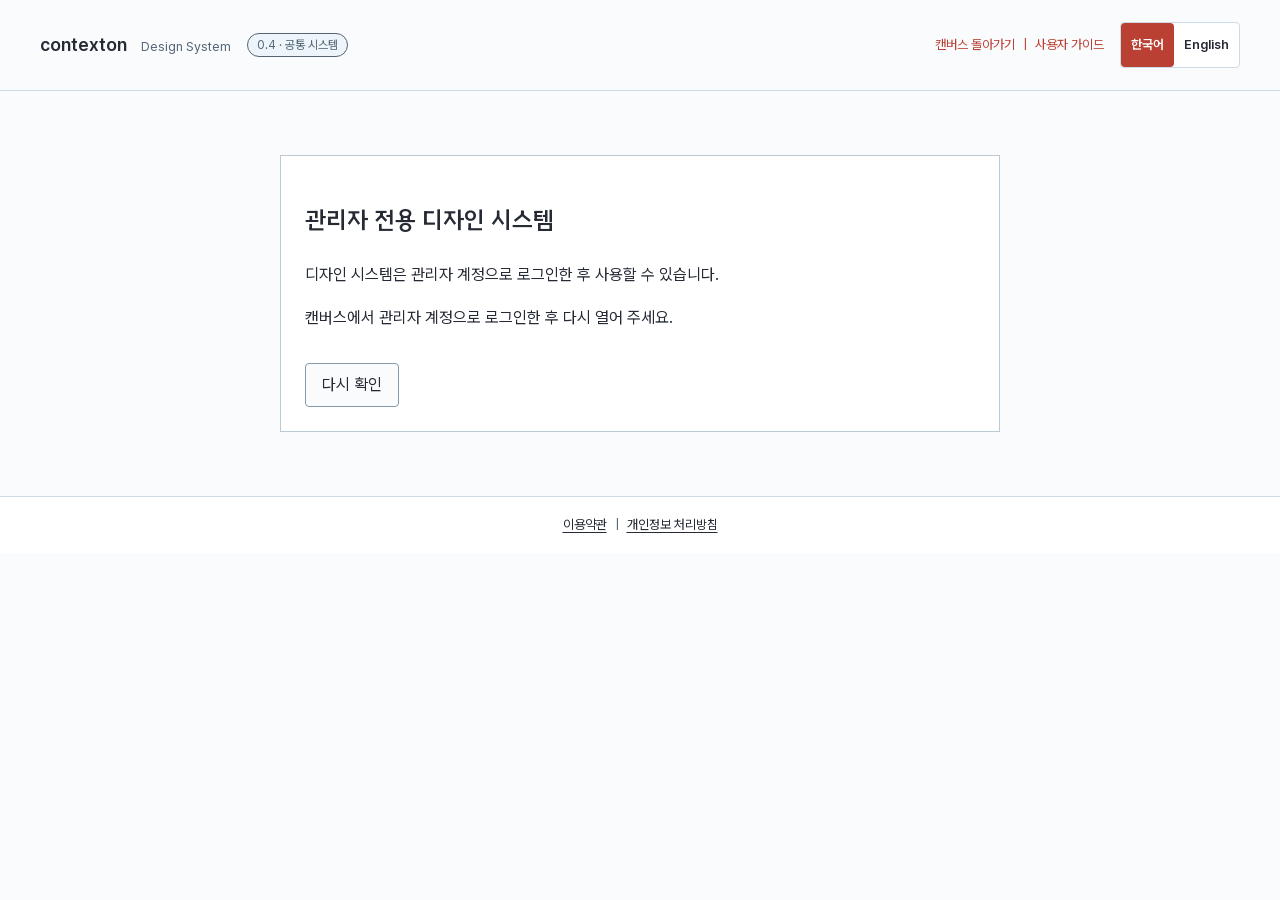
<file: design-system-view.html>
<!doctype html>
<html lang="ko"><head><meta charset="utf-8"><meta name="viewport" content="width=device-width,initial-scale=1"><title>contexton — 디자인 시스템</title><link rel="stylesheet" href="design-reference/css/style.css?v=941b5b6e13faae18"><link rel="stylesheet" href="design-reference/css/typography.css?v=f6e4a5a55cebd83b"><link rel="stylesheet" href="design-reference/css/design-system.css?v=f78e7f8ce32edcd7"><link rel="stylesheet" href="theme.css?v=d64a4a88b7e1f9f6"><link rel="stylesheet" href="design-reference/contexton.css?v=12108bf36a73d8a9"><script src="locale-data.js?v=abe29b069b142de0" defer></script><script src="locale.js?v=a52c397ef0d899e2" defer></script><script src="design-system.js?v=0d6b72321c549ca3" defer></script><script src="lib/supabase.js?v=59d39487c3589843" defer></script><script src="supabase-config.js?v=4d1ff416580c5c10" defer></script><link rel="stylesheet" href="design-access.css?v=79f7105a0410fdab"><script src="design-access.js?v=ba312eaeee7ecc5f" defer></script><link rel="stylesheet" href="locale.css?v=59750ebabe1f140a"><link rel="stylesheet" href="legal.css?v=a8fc46f4175d33bb"><link rel="stylesheet" href="documentation-shell.css?v=359adf2e3bee04b7"><script defer src="documentation-shell.js?v=e1803779e4fd15b2"></script><script src="legal-modal.js?v=7c47b718f95e4cfa" defer></script><!-- SEO START -->
<meta name="description" content="이미지 노드와 관계 해석으로 서사를 구조화하고 협업하세요. 온톨로지 기반 캔버스 맥락을 글쓰기 가이드로 만들어 AI에게 전달하는 contexton입니다."><meta name="robots" content="noindex, nofollow"><link rel="canonical" href="https://www.contextonai.com/design-system-view.html"><meta property="og:type" content="website"><meta property="og:site_name" content="contexton"><meta property="og:title" content="contexton — 디자인 시스템"><meta property="og:description" content="이미지 노드와 관계 해석으로 서사를 구조화하고 협업하세요. 온톨로지 기반 캔버스 맥락을 글쓰기 가이드로 만들어 AI에게 전달하는 contexton입니다."><meta property="og:url" content="https://www.contextonai.com/design-system-view.html"><meta property="og:locale" content="ko_KR"><meta property="og:locale:alternate" content="en_US"><meta property="og:image" content="https://www.contextonai.com/share-card.png"><meta property="og:image:width" content="1200"><meta property="og:image:height" content="630"><meta name="twitter:card" content="summary_large_image"><meta name="twitter:title" content="contexton — 디자인 시스템"><meta name="twitter:description" content="이미지 노드와 관계 해석으로 서사를 구조화하고 협업하세요. 온톨로지 기반 캔버스 맥락을 글쓰기 가이드로 만들어 AI에게 전달하는 contexton입니다."><meta name="twitter:image" content="https://www.contextonai.com/share-card.png">
<!-- SEO END --></head>
<body class="ds-page design-access-locked"><a class="skip-link" href="#ds-main">본문 바로가기</a><header class="ds-header"><a href="index.html" class="ds-brand">contexton <span>Design System</span></a><span class="wf-badge wf-badge--neutral">0.4 · 공통 시스템</span><nav class="ds-back" aria-label="페이지 이동"><a href="index.html">캔버스 돌아가기</a><span aria-hidden="true">|</span><a href="guide-manual.html">사용자 가이드</a></nav></header>
<section id="design-access-status" aria-label="관리자 인증"><h1>관리자 전용 디자인 시스템</h1><p role="status">관리자 인증을 확인하고 있습니다.</p><p>캔버스에서 관리자 계정으로 로그인한 후 다시 열어 주세요.</p><button type="button">다시 확인</button></section><div class="ds-layout"><nav class="ds-nav" aria-label="디자인 시스템 목차"><span class="ds-eyebrow">CONTEXTON SYSTEM</span><a href="#principles">01 설계 원칙</a><a href="#colors">02 색상과 의미</a><a href="#typography">03 타이포그래피</a><a href="#space">04 간격과 상태</a><a href="#nodes">05 이미지와 노드</a><a href="#relationships">06 연결과 해석</a><a href="#writing">07 캔버스 맥락으로 글쓰기</a><a href="#ontology">08 온톨로지 구조</a><a href="#collaboration">09 계정 및 작업 관리</a><a href="#canvas-list">10 캔버스 목록</a><a href="#account-states">11 계정·관리 화면의 상태</a><a href="#documentation-and-legal">12 문서 탐색과 법적 고지</a></nav>
<main class="ds-main" id="ds-main"><section class="ds-hero"><p class="ds-eyebrow">IMAGES / RELATIONSHIPS / CONTEXT</p><h1>이미지를 연결하고,<br>서로의 해석을 읽다.</h1><p class="ds-lead">이미지에서 발견한 의미를 노드에 담고,<br>관계와 의견을 연결해 글쓰기의 맥락으로 만듭니다.</p><div class="ds-hero-meta"><span>명확한 구획</span><span>직접 조작</span><span>다른 관점의 공존</span></div><p class="wf-notice">캔버스·편집창·슬라이드·사용자 가이드에 같은 색상·폰트·간격을 적용합니다. 예시 입력은 이 화면에서만 유지되며 실제 캔버스·계정·AI 설정에 저장되지 않습니다.</p></section>
<section id="principles" class="ds-section"><div class="ds-section-head"><span>01</span><h2>설명보다 자연스러운 조작</h2></div><div class="ds-grid ds-grid--three"><article class="wf-card"><h3>이미지에서 시작</h3><p>빈 캔버스에 이미지를 놓으면 노드가 됩니다. 기존 노드 위에 놓으면 새 노드와 연결이 함께 생깁니다. 노드 추가 메뉴는 두지 않습니다.</p></article><article class="wf-card"><h3>대상 곁에서 해석</h3><p>노드와 연결을 클릭하면 해당 대상을 가리키는 편집창을 엽니다. 출처·정의·해석을 문맥 안에서 읽고 수정합니다.</p></article><article class="wf-card"><h3>관점과 사실을 구분</h3><p>관계는 작성자의 해석입니다. 의견과 동의·비토를 함께 보여주되, 반응의 수를 사실 여부로 표현하지 않습니다.</p></article></div></section>
<section id="colors" class="ds-section"><div class="ds-section-head"><span>02</span><h2>행동, 선택, 관계를 구분하는 색</h2></div><p class="ds-description">코랄 계열은 주요 실행, 스카이 계열은 작업 영역의 구분에 사용합니다. 선택은 진한 파란 외곽선으로 표시하며, 관계의 계열과 상태는 문자도 함께 표시합니다.</p><p class="ds-description">목록 배경은 쿨화이트, 캔버스는 옅은 블루, 경계선은 공통 테두리 색을 사용합니다. 실제 화면과 아래 색상 견본은 같은 토큰을 참조하며, 개별 화면에서 별도의 색상값을 지정하지 않습니다.</p><div class="ds-grid ds-grid--three" id="ds-swatches"></div><p class="ds-description">편집창 안내선은 중립색 점선입니다. 실제 연결은 실선과 채워진 삼각형 화살표로 표시해 안내선과 구분합니다.</p></section>
<section id="typography" class="ds-section"><div class="ds-section-head"><span>03</span><h2>읽기 쉬운 제목과 충분한 본문</h2></div><p class="ds-description">한글 제목은 SUITE, 영문 제목은 Space Grotesk, 본문과 입력은 Pretendard를 사용합니다. 폰트는 로컬 파일로 제공하며 상태나 보조 문구도 작게 숨기지 않습니다.</p><div class="ds-type-list"><div><code>32 / 44 · 제목</code><p class="context-title">하나의 이미지, 여러 개의 시선</p></div><div><code>24 / 34 · 섹션</code><p class="context-heading">이 연결을 어떻게 해석하나요?</p></div><div><code>16 / 26 · 본문·입력</code><p>이미지의 출처와 발견한 의미를 기록합니다.</p></div><div><code>14 / 22 · 라벨</code><p class="context-label">논리적 관계 · 원인 · 나의 해석</p></div><div><code>13 / 21 · 보조</code><p class="context-caption">저장된 내용이 있으면 ‘수정’으로 표시합니다.</p></div></div><p id="upright-quote-policy">따옴표는 직선형·스마트·전각 문자 모두 수직형으로 표시합니다. 정자·굵은 글씨·기울임 문맥에서도 Upright Quotes를 우선 적용하며, 코드 영역에는 같은 폭의 Upright Quotes Mono와 Consolas를 사용합니다. 표시 모양만 바꾸고 원문의 문자와 복사·저장 값은 유지합니다.</p></section>
<section id="space" class="ds-section"><div class="ds-section-head"><span>04</span><h2>입력과 실행 사이에 여유를 둡니다</h2></div><div id="ds-spacing" class="ds-spacing"></div><div class="ds-grid"><article class="wf-card"><h3>간격</h3><p>공통 간격 기준은 라벨과 입력 8px, 입력 항목 사이 16px, 마지막 입력과 저장 버튼 16px, 카드 안쪽 24px입니다. 실제 노드 해석 패널은 입력 항목 아래 20px, 저장 영역 위 바깥 여백 24px와 안쪽 여백 16px를 사용합니다. 조작 요소 4px·카드 6px 모서리를 사용합니다.</p></article><article class="wf-card"><h3>상태와 접근성</h3><p>선택·포커스·저장 중·읽기 전용을 구분합니다. 주요 조작은 최소 높이 44px를 기준으로 하며, 현재 해석 수정·삭제 버튼의 최소 높이는 40px입니다. 삭제는 선택과 별도 행동으로 제공합니다.</p><div class="ds-button-row"><button class="wf-button wf-button--primary" type="button">저장 예시</button><button class="wf-button" type="button" disabled>저장 중</button><span class="wf-badge wf-badge--neutral">읽기 전용</span></div></article></div></section>
<section id="nodes" class="ds-section"><div class="ds-section-head"><span>05</span><h2>이미지와 해석이 하나의 노드</h2></div><p class="ds-description">드롭 직후 썸네일 노드와 노드 해석 편집창을 엽니다. 출처·해석 저장 후 다시 선택하면 ‘수정’을 표시합니다. 생성자만 수정·삭제하며 노드 삭제 시 연결도 함께 삭제합니다.</p><div class="ds-grid"><div class="wf-card"><article id="example-node" class="context-node"><div class="context-art" role="img" aria-label="이미지 노드의 추상 썸네일 예시"><span></span><span></span></div><div class="context-node-copy"><h3>새로운 일의 모습</h3><p id="node-copy">자동화 이후 사람에게 필요한 역할은 무엇일까요?</p><span class="context-caption">나 · 예시 노드</span></div></article><div class="ds-button-row node-states" aria-label="노드 상태"><button class="wf-button" data-node-state="default" aria-pressed="true">기본</button><button class="wf-button" data-node-state="selected" aria-pressed="false">선택됨</button><button class="wf-button" data-node-state="drop" aria-pressed="false">드롭 대상</button></div><p class="wf-field__hint">노드 드래그는 위치 이동, 빈 공간 드래그는 화면 이동, 휠은 확대·축소입니다. 빈 공간 클릭은 선택을 해제합니다.</p></div><form class="wf-card context-form" id="node-form"><h3>노드 해석</h3><div class="wf-field"><label for="node-source">이미지 출처</label><input class="wf-input" id="node-source" maxlength="500" placeholder="원문 URL, 촬영자 등"></div><div class="wf-field"><label for="node-interpretation">이미지 해석</label><textarea class="wf-input" id="node-interpretation" rows="4" maxlength="200" placeholder="이미지에서 발견한 의미를 적어 주세요."></textarea></div><button class="wf-button wf-button--primary" id="node-save" type="submit">저장</button><p class="wf-field__hint" role="status" id="node-status">시연용 · 실제 캔버스에는 저장하지 않습니다.</p></form></div></section>
<section id="relationships" class="ds-section"><div class="ds-section-head"><span>06</span><h2>하나의 연결에 여러 해석</h2></div><p class="ds-description">기존 노드끼리는 ‘연결 만들기’에서 시작·도착 노드를 선택합니다. 이미지 드롭으로 생긴 연결은 노드 내용을 먼저 저장한 뒤 나중에 편집할 수 있습니다.</p><p class="ds-description">관계 해석 목록은 관계명을 왼쪽, 계열 표시를 오른쪽에 배치한 한 줄 선택 항목으로 구성합니다. 선택 상태는 옅은 배경과 체크 표시로 구분하고, 긴 관계명은 줄바꿈합니다.</p><div class="context-edge"><svg viewBox="0 0 620 105" role="img" aria-label="실제 연결은 삼각형 화살표, 편집 안내선은 중립색 점선"><defs><marker id="context-arrow" viewBox="0 0 10 10" refX="9" refY="5" markerWidth="7" markerHeight="7" orient="auto"><path d="M1 1L9 5L1 9Z" fill="currentColor"/></marker></defs><path d="M20 25H240" stroke="currentColor" stroke-width="2" marker-end="url(#context-arrow)"/><text x="270" y="30">노드 A에서 B로 이어지는 연결</text><path d="M20 80H240" stroke="#687585" stroke-dasharray="4 4"/><text x="270" y="85">편집창을 가리키는 안내선</text></svg></div><div class="ds-grid"><form class="wf-card context-form" id="relation-form"><h3>관계 해석</h3><div class="wf-field"><label for="relation-family">관계 계열</label><select class="wf-input" id="relation-family"><option value="logic">논리적 관계</option><option value="perspective">정치적·입장 관계</option></select></div><div class="wf-field"><label for="relation-name">하위 관계</label><select class="wf-input" id="relation-name"></select></div><div class="wf-field"><label for="relation-definition">관계의 정의</label><textarea class="wf-input" id="relation-definition" rows="3" maxlength="200" required placeholder="두 이미지가 어떻게 연결되는지 적어 주세요."></textarea></div><button class="wf-button wf-button--primary" type="submit">해석 저장</button><p class="wf-field__hint" id="relation-status" role="status">계열·관계 선택, 정의 입력, 해석 추가, 저장 순서입니다.</p></form><article class="wf-card"><h3>해석과 의견을 구분합니다</h3><ul id="interpretations" class="context-list"><li><span class="wf-badge">논리적 관계 · 원인</span><p>자동화가 새로운 역할을 만든다는 해석입니다.</p><span class="context-caption">서연 · 예시 해석</span></li></ul><h3>등록 순서대로 읽는 의견</h3><div class="context-opinion"><strong>지우</strong><p>교육과 조직의 결정도 함께 살펴보면 좋겠습니다.</p><div class="ds-button-row"><button class="wf-button" data-reaction="agree" aria-pressed="false">동의 <span>0</span></button><button class="wf-button" data-reaction="veto" aria-pressed="false">비토 <span>0</span></button></div></div><p class="wf-field__hint">서로 다른 해석을 추가해 함께 보존합니다. 의견은 등록 순서로 표시하며, 협업에서는 본인의 의견만 삭제할 수 있습니다. 의견 본문 수정은 제공하지 않습니다. 관계 해석은 작성자가 수정·삭제할 수 있습니다.</p></article></div></section>
<section id="writing" class="ds-section"><div class="ds-section-head"><span>07</span><h2>캔버스 맥락으로 글쓰기</h2></div><p class="ds-description">캔버스 전체의 이미지 해석·연결 방향·관계 정의·의견을 글쓰기 가이드로 정리합니다. 가이드 생성은 온톨로지 자동 추론이나 AI 글 생성과 구분합니다.</p><div class="wf-card"><div class="context-tabs" role="tablist" aria-label="글쓰기 단계 예시"><button role="tab" id="demo-tab-api" aria-controls="demo-api" aria-selected="true">API 세팅</button><button role="tab" id="demo-tab-guide" aria-controls="demo-guide" aria-selected="false" tabindex="-1">가이드 설정</button><button role="tab" id="demo-tab-result" aria-controls="demo-result" aria-selected="false" tabindex="-1">글쓰기 결과물</button></div><section role="tabpanel" id="demo-api" aria-labelledby="demo-tab-api"><h3>글을 작성할 AI 설정</h3><p>제공자·API 키·모델을 설정합니다. 실제 API 키는 이 예시에서 입력받지 않습니다.</p><p class="wf-field__hint">API 설정은 현재 페이지 메모리에만 유지합니다. 탭·브라우저 종료, 새로고침 또는 페이지 이동 후에는 다시 입력해야 하며, 브라우저 저장소·서버·협업 데이터·작업 백업에 저장하지 않습니다.</p></section><section role="tabpanel" id="demo-guide" aria-labelledby="demo-tab-guide" hidden><h3>글의 재료와 작성 방향</h3><h3>형식별 작성 규칙</h3><p>선택한 형식에 따라 구성과 문체의 작성 규칙을 확인할 수 있습니다. 비문학 에세이와 문학 에세이를 구분한 일곱 가지 작성 계획을 사용합니다. 뉴스 기사는 제목·리드문·본문 순서로 구성하며, 자료에 없는 취재·인용을 만들어 내지 않도록 안내합니다.</p><p>가이드를 저장하면 작성 규칙 버전도 기록됩니다. 저장한 가이드의 규칙과 AI 전달 전문을 확인하세요. 버전이 없는 이전 가이드는 현재 규칙을 사용하며, 다시 저장하면 버전이 기록됩니다.</p><p>선택한 일부 항목이 아닌 캔버스 전체 네트워크를 읽습니다. 목적·독자·형식·관점과 서술 순서를 정한 뒤 가이드를 저장하고 AI에게 글쓰기를 요청합니다.</p></section><section role="tabpanel" id="demo-result" aria-labelledby="demo-tab-result" hidden><h3>글쓰기 결과물</h3><p class="wf-notice">API 세팅 탭에서 AI 설정을 먼저 완료해 주세요.</p><p>명시적으로 요청할 때만 생성합니다. 요청 실패·취소 시 이전 결과를 유지하며 복사와 TXT 다운로드를 제공합니다.</p><div class="wf-card" id="demo-reference-states"><h4>참조 표시 예시</h4><p>자료에 근거한 문장 [1]과 연결하지 못한 참조 [2]를 구분해 읽습니다.</p><ol><li>작성 당시 저장된 예시 자료</li><li>원본 자료를 확인할 수 없는 참조</li></ol><details><summary>AI 응답 원문 보기</summary><p>**Example** [urn:contexton:guide:example:node:source]</p></details><p>이 예시는 화면 상태를 설명하며 실제 작업 자료를 읽거나 AI를 호출하지 않습니다. API 설정이 없어도 저장된 결과는 읽을 수 있습니다.</p></div></section></div><p class="ds-description">오른쪽 슬라이드는 데스크톱 75vw, 800px 이하에서 전체 너비입니다. 캔버스 화면을 왼쪽으로 밀되 노드 좌표는 유지합니다. 닫기 버튼으로 종료하고, 자료가 바뀌면 가이드를 다시 저장합니다.</p></section>
<section id="ontology" class="ds-section"><div class="ds-section-head"><span>08</span><h2>실제로 쌓이는 지식의 구조</h2></div><div class="wf-card"><div class="wf-field"><label for="ontology-view-demo">보기</label><select class="wf-input" id="ontology-view-demo"><option value="knowledge">지식 구조</option><option value="canvas">캔버스 연결</option><option value="schema">온톨로지 정의</option></select></div><p id="ontology-description" role="status"></p></div><div class="ds-grid"><article class="wf-card"><h3>물리 기반 배치</h3><p>복수·양방향 관계는 곡률을 나눠 겹침을 줄입니다. 배치를 멈추거나 다시 시작할 수 있으며, 동작 줄이기 설정에서는 초기 배치 후 정지합니다.</p></article><article class="wf-card"><h3>표준과 검증을 구분</h3><p>RDF/OWL 어휘와 SHACL 제약을 보여줍니다. 온톨로지 정의는 열람용이며 다운로드를 제공하지 않습니다. 지식구조 다운로드는 현재 고객 자료만 포함합니다. 제약을 보여주는 것만으로 데이터 검증이나 자동 추론이 완료됐다고 표시하지 않습니다.</p></article></div><p class="ds-description">서술 순서는 자료 제시 순서이며 연결 방향과 구분합니다. AI 입력은 연결 대상의 의미와 저장된 캔버스 네트워크를 사용하며 설계 원문과 제약 정의는 포함하지 않습니다. 지식 구조는 가이드·자료 사본·실제 AI 입력·생성 결과를 구분하고, 기록이 없는 출처는 추정하지 않습니다. 온톨로지도 글쓰기와 같은 슬라이드로 엽니다. 보기 드롭다운을 사용하고 닫기 버튼으로 돌아오며, 시각화 배치는 원본 캔버스를 바꾸지 않습니다.</p></section>
<section id="collaboration" class="ds-section"><div class="ds-section-head"><span>09</span><h2>개인의 설정과 함께 쓰는 맥락</h2></div><div class="ds-grid ds-grid--three"><article class="wf-card"><h3>로그인·협업</h3><p>로그인 전에는 로그인 슬라이드를 열고 닫기를 비활성화합니다. 로그인 후 캔버스를 사용하며 공유 공간에서는 참여자·초대·동기화 상태를 안내합니다.</p></article><article class="wf-card"><h3>새 캔버스</h3><p>노드가 있는 캔버스만 왼쪽에 날짜·시각 칩으로 보관합니다. 빈 캔버스는 중복 생성하지 않습니다. 개인 목록은 계정별로 현재 브라우저에 저장됩니다.</p></article><article class="wf-card"><h3>작업 백업·복원</h3><p>계정 및 작업 관리 슬라이드의 별도 탭으로 제공합니다. 이미지·관계·의견·가이드·결과를 보관하며 복원 전 현재 작업을 백업합니다. API 설정은 제외합니다.</p></article></div><p class="wf-notice">다른 작성자의 노드는 읽기 전용으로 표시합니다. 협업에서는 서버에서도 작성자 권한을 검사합니다. 동기화 충돌 시 입력을 보존하고 상태와 다음 행동을 안내합니다.</p></section>
<section class="ds-section" id="canvas-list"><h2>캔버스 목록과 작업 영역</h2><p>로그인 후 빈 캔버스 중앙에는 이미지 드래그 안내를 표시합니다. 노드가 있거나 로그인 전이면 숨기고, 안내는 드롭·드래그·클릭을 가로채지 않습니다.</p><p>데스크톱에서는 내 캔버스 목록을 왼쪽에 배치합니다. 목록 아래까지 이어지는 영역은 공통 색상 토큰의 쿨화이트 배경과 얇은 오른쪽 경계선으로 캔버스와 구분합니다. 800px 이하에서는 목록을 캔버스 위의 가로 스크롤 행으로 표시합니다. 저장된 캔버스를 열면 실제 작업 영역에 맞춰 노드가 보이도록 화면을 보정합니다.</p></section><section class="ds-section" id="account-states"><h2>계정·관리 화면의 구성과 상태</h2><p class="ds-description">도네이션은 새 캔버스 앞에 보조 버튼으로 배치합니다. 후원 안내는 최대 600px의 모달로 열고 닫기 버튼으로 종료합니다. 배경 클릭과 Esc로 닫히지 않으며 포커스는 모달 안에 유지하고 종료 후 진입 버튼으로 돌려줍니다. 공통 색상·제목 서체·44px 버튼 높이를 사용합니다.</p><p class="ds-description">상단 진입 버튼과 슬라이드 제목은 계정 및 작업 관리로 통일합니다. 로그인·협업, 작업 백업·복원 순서로 탭을 배치하고 관리자는 사용자 관리, 콘텐츠 관리를 추가로 봅니다. 로그인 전에는 닫기 버튼을 비활성화합니다.</p><div class="ds-grid"><article class="wf-card"><h3>계정과 로그아웃</h3><p>로그인한 계정 라벨과 이메일, 테두리가 있는 로그아웃 버튼을 하나의 카드로 묶습니다. 버튼은 최소 높이 44px, 카드 안 여백은 20px, 요소 간격은 16px입니다.</p></article><article class="wf-card"><h3>관리 목록</h3><p>안내·도구·목록을 같은 중앙 너비에 정렬합니다. 전체 사용자 보기와 목록 새로고침은 하나의 도구 행으로 묶고 12px 간격을 둡니다. 설정 미완료·빈 목록·오류는 별도로 안내합니다. 삭제는 확인 후 실행하고 숨김은 해제할 수 있습니다.</p></article><article class="wf-card"><h3>권한 표시</h3><p>디자인 시스템 링크는 관리자에게만 활성화합니다. 고객 지식구조 다운로드에는 온톨로지 설계를 포함하지 않습니다. 관리자 탭은 일반 사용자에게 숨깁니다. 문서 본문은 온라인 관리자 인증 후 표시합니다. 정적 파일의 원문 비공개를 보장하는 방식은 아닙니다.</p></article></div><p class="wf-notice">하단에는 저장 상태·배율·노드와 연결 수·© 2025 WORFLOGY Inc. All rights reserved.를 표시합니다. 작은 화면에서는 저작권을 다음 행으로 옮깁니다. API 설정은 서버 저장·공유·파일 백업 대상에서 제외합니다.</p></section><section class="ds-section"><h2>작성자 표시</h2><p>기본 작성자 이름은 로그인 ID(이메일)입니다. 새 캔버스에도 로그인 ID를 사용합니다. 사용자가 설정한 이름과 기존 기록은 유지합니다. 본인이 작성한 노드·관계 해석·의견에는 화면에서만 (나)를 덧붙이고 다른 참여자에게는 저장된 이름을 표시합니다. 본인 여부와 수정·삭제 권한은 이름이 아닌 소유자 ID로 구분합니다. 생성자를 확인할 수 없는 기존 기록에는 (나)를 붙이지 않습니다.</p></section><section id="language" class="ds-section"><h2>화면 언어</h2><p>언어 전환은 상단의 두 버튼으로 제공합니다. 선택 상태는 색상과 aria-pressed로 표시합니다. 화면 문구와 접근성 라벨만 번역하며 사용자 데이터와 선택 값은 유지합니다. 영어의 긴 문구는 줄바꿈하고 모바일 가로 넘침을 방지합니다.</p></section><section class="ds-section"><h2>저장된 관계 해석 관리</h2><p>저장된 관계 해석은 관계명 아래의 해석 수정·해석 삭제 버튼으로 관리합니다. 작성자만 변경할 수 있습니다. 수정 시 기존 의견과 동의·비토는 유지하며, 삭제 시 해당 해석의 의견과 반응도 함께 삭제합니다. 연결선과 다른 해석은 유지됩니다.</p></section><section class="ds-section"><h2>연결 방향 바꾸기</h2><p>연결을 선택하면 출발 이미지와 도착 이미지가 표시됩니다. 연결 작성자는 방향 바꾸기로 화살표를 반대로 바꿀 수 있습니다. 해석과 의견은 그대로 유지되므로 새 방향에 맞는지 확인해야 합니다. 협업에서는 DB의 방향 변경 업데이트가 적용되어 있어야 합니다.</p></section><section id="confirmation-messages"><h2>확인과 알림</h2><p>삭제와 중요한 변경은 앱 내부 확인창에서 대상과 영향을 확인합니다. 취소에 기본 초점을 두고, 삭제·전환 등 실제 동작 이름을 버튼에 표시합니다. 닫기와 취소는 작업을 실행하지 않습니다. 바깥 영역과 Esc로는 닫히지 않습니다. 완료 안내는 토스트로, 입력 오류는 해당 입력 근처에 표시합니다.</p></section><section id="material-overview-guide"><h2>글의 재료 확인</h2><p>글의 재료 확인은 상단의 이미지·연결·관계 해석·의견 수로 요약합니다. 이미지 목록에서 해석과 출처를, 연결 목록에서 출발·도착과 관계 해석·의견을 펼쳐볼 수 있습니다. 목록의 펼침 여부와 관계없이 캔버스 전체 자료가 가이드에 포함되며, 원본 이미지 파일은 AI에 전송하지 않습니다.</p></section><section id="guide-summary-guide"><h2>AI에게 전달할 가이드</h2><p>AI에게 전달할 가이드는 저장한 목적·독자·형식·관점·서술 순서·작성 원칙을 요약해서 보여줍니다. 실제 전달 문서는 AI 전달 전문 보기에서 펼쳐 확인합니다. 요약만 표시되더라도 복사·내려받기·AI 요청에는 사용자 작성 방향과 캔버스 자료를 포함한 전문을 사용합니다.</p></section><section id="inspector-layout-guide"><h2>해석 패널</h2><p>노드 해석은 이미지와 이름, 출처, 해석 입력, 저장 순서로 구성합니다. 관계 해석은 연결 방향과 해석 목록을 먼저 보여주고, 선택한 해석의 정의와 작성자·수정·삭제를 하나의 카드에 배치합니다. 의견 입력은 의견 남기기를 펼쳐 작성하며, 등록된 의견은 등록순으로 읽고 동의·비토할 수 있습니다. 작성자 권한은 기존과 동일하게 적용합니다.</p></section><section id="writing-result-reading-guide"><h2>글쓰기 결과 읽기</h2><p>참조는 현재 캔버스가 아니라 해당 글을 작성할 때 AI에게 전달한 자료에서 찾습니다. AI가 식별자의 id-만 빠뜨렸고 같은 가이드·자료 종류·전체 UUID가 정확히 일치하면 해당 자료로 연결합니다. 대괄호 안의 id-전체 UUID나 id-와 UUID 첫 8자리로 된 축약 참조도 작성 당시 자료에서 후보가 하나일 때 연결합니다. 노드·연결·해석·의견 종류가 명시되어 있으면 해당 종류 안에서 찾습니다. 후보가 없거나 여러 개면 미확인 참조로 남깁니다.</p><p>미확인 참조가 남으면 원본 식별자와 AI 응답 원문 보기를 펼쳐 확인하세요. 참조 번호가 있어도 자료 연결이나 사실 검증을 보장하지 않습니다. 결과 복사·내려받기에도 미확인 상태가 표시됩니다.</p><p>식별자 보정은 읽기용 표시에서만 적용합니다. 이미 저장된 결과에도 적용되며 AI 응답 원문과 입력 자료는 바꾸지 않습니다.</p><p>글쓰기 결과는 제목, 문단, 강조, 목록을 구분해 표시합니다. 긴 식별자는 본문에서 번호로 줄이고 글 아래 참조 자료에서 작성 당시의 노드 해석과 관계 해석을 확인합니다. 자료에서 찾지 못한 식별자는 미확인 참조로 표시합니다. 출처 번호는 사실 검증을 의미하지 않습니다.</p><p>결과 복사와 내려받기는 읽기용 본문과 참조 목록을 제공합니다. AI 응답 원문 보기에서는 식별자와 Markdown이 포함된 원문을 확인할 수 있습니다. 저장된 원문과 AI 입력 자료는 변경하지 않습니다.</p></section><section id="canvas-resume-guide"><h2>마지막 캔버스 이어서 작업</h2><p>같은 브라우저에서 새로고침하거나 사용자 가이드·디자인 시스템에서 돌아오면 로그인 계정별로 마지막에 열었던 캔버스를 다시 엽니다. 협업 캔버스는 서버 접근 권한을 확인한 뒤 연결하며, 열지 못하면 개인 캔버스를 표시하고 안내합니다. 로컬 작업으로 돌아가기를 선택하면 다음에도 해당 개인 캔버스로 시작합니다. 이 기능은 다른 기기까지 마지막 선택을 동기화하지 않습니다.</p></section><section class="ds-section" id="account-auth-lifecycle"><h2>Google 로그인과 회원 탈퇴</h2><p class="ds-description">Google 로그인은 공통 보조 버튼과 48px 높이를 사용합니다. 이메일 로그인과는 구분선으로 나누고 설명은 14px 본문 크기로 표시합니다. 회원 탈퇴는 접힌 영역에서 시작하며 삭제 범위, 주의 안내, 이메일 확인, 동의, 실행 순서로 배치합니다. 삭제 버튼과 오류는 위험 색상 토큰, 주의 안내는 경고 색상 토큰을 사용합니다. 버튼은 최소 44px, 체크박스는 20px이며 키보드 초점을 표시합니다. 처리 결과는 해당 작업 가까이에서 안내하고 좁은 화면에서는 실행과 취소 버튼을 세로로 배치합니다.</p><h3>회원 탈퇴의 삭제 범위</h3><ul><li>개인 온라인 사본과 해당 이미지, 본인 소유 협업 캔버스를 삭제합니다. 본인 소유 캔버스에 있는 다른 참여자의 기록도 함께 삭제됩니다.</li><li>다른 사람이 소유한 캔버스에 남긴 기록과 이미지는 유지하고 작성자 표시를 ‘탈퇴한 사용자’로 바꿉니다. 과거 기여 식별값, 본문이나 과거 사본에 직접 적힌 이름까지 자동으로 지우지는 않습니다.</li><li>이 브라우저의 로컬 작업과 내려받은 파일은 남습니다. Google 계정이나 외부 AI 계정도 삭제되지 않습니다.</li><li>삭제 도중 오류가 발생하면 일부 데이터가 이미 삭제됐을 수 있습니다. 같은 계정으로 다시 시도하고, 계속 실패하면 개인정보 처리방침의 연락처로 문의하세요. 관리자 감사기록 등 별도 보존 항목은 개인정보 처리방침의 보유기간을 따릅니다.</li></ul></section><section class="ds-section" id="api-settings-lifetime"><h2>AI API 설정의 보관 기간</h2><p>AI 제공자·모델·API 키·서버 주소는 현재 페이지 메모리에만 유지합니다. 브라우저나 탭을 닫거나 새로고침·페이지 이동을 하면 다시 입력해야 합니다. 이전에 브라우저 저장소에 보관했던 API 설정도 제거합니다. 캔버스, 저장한 글쓰기 가이드와 결과물은 유지합니다.</p></section><section class="ds-section" id="documentation-and-legal"><h2>문서 탐색과 법적 고지</h2><p>사용 가이드와 디자인 시스템은 같은 헤더·목차·본문 레이아웃을 사용합니다. 상단의 캔버스 돌아가기, 문서 이동, 언어 버튼은 스크롤 중에도 보입니다. 목차를 누르면 제목이 고정 헤더 아래에 나타납니다.</p><p>하단의 이용약관과 개인정보 처리방침은 로그인하지 않아도 모달로 읽을 수 있습니다. 캔버스·사용 가이드·디자인 시스템에서 같은 방식으로 열립니다. 문서 본문만 스크롤되고 제목과 닫기 버튼은 위에 유지됩니다.</p><p>모달은 닫기 버튼으로만 닫습니다. 바깥 영역 클릭과 Esc는 닫지 않으며, 닫은 뒤에는 열었던 링크로 키보드 초점이 돌아옵니다. 모달 열기는 페이지 이동이 아니므로 현재 캔버스와 입력 중인 API 설정을 유지합니다.</p><p>영문 화면에서도 법률 문서 본문은 한국어로 제공하며 링크에 Korean을 표시합니다. 화면 언어 전환이 법률 문서의 영문 번역을 제공하는 것은 아닙니다.</p></section></main></div><footer class="ds-footer">contexton · 이미지와 관계, 그리고 서로 다른 관점 · Design System 0.4</footer><footer class="legal-site-footer"><nav class="legal-links" aria-label="법적 고지"><a href="terms_of_service.html">이용약관</a><span aria-hidden="true">|</span><a href="privacy_policy.html">개인정보 처리방침</a></nav></footer></body></html>
</file>
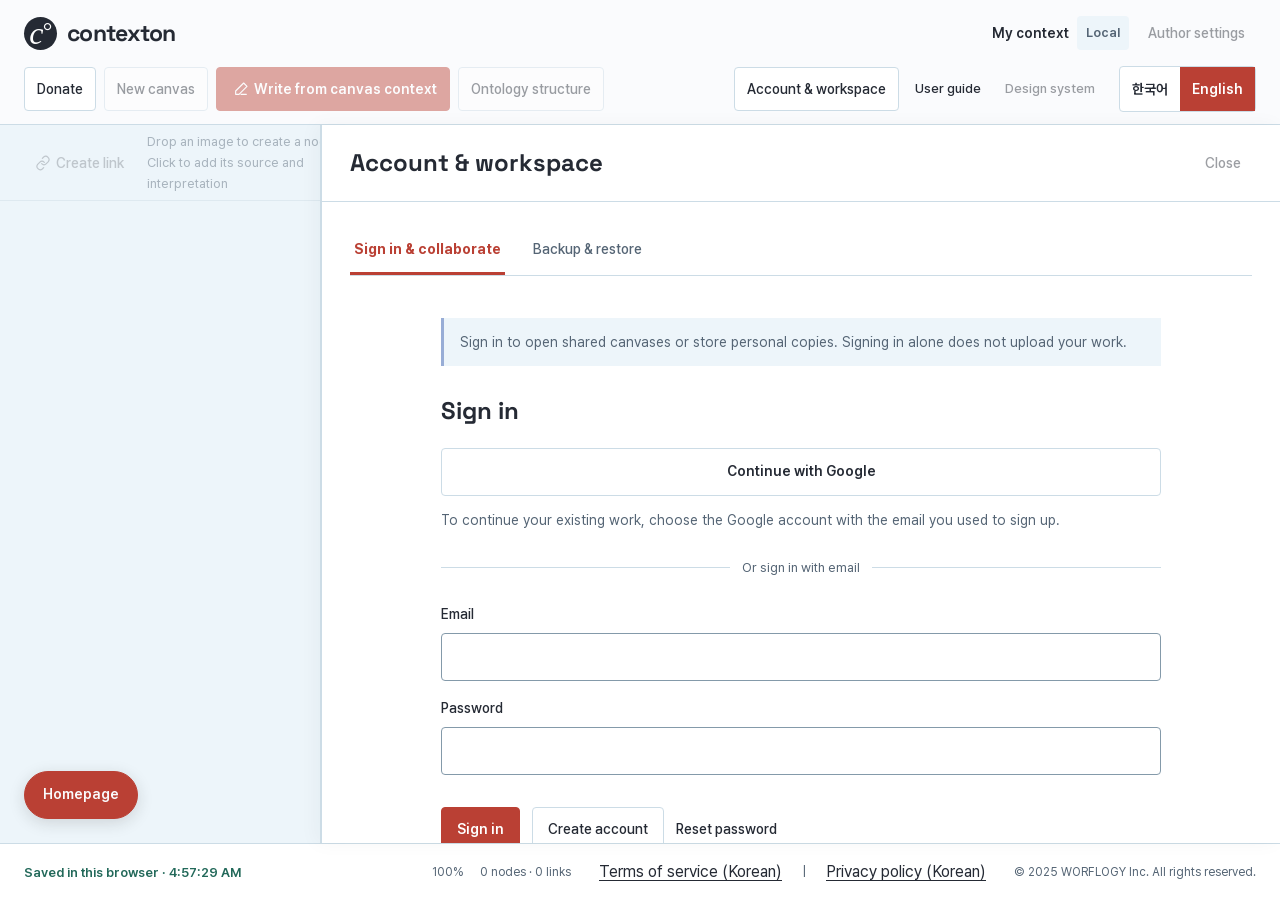
<file: en.html>
<!doctype html>
<html lang="en"><head><meta charset="UTF-8"><meta name="viewport" content="width=device-width,initial-scale=1"><meta name="color-scheme" content="light"><title>contexton | Design narrative context for AI writing</title>
<link rel="stylesheet" href="styles.css?v=012eef26f494685f"><link rel="stylesheet" href="writing.css?v=3ef23b5440fe1e14"><link rel="stylesheet" href="icons.css?v=20437284db53e835"><link rel="stylesheet" href="workspace.css?v=023df2538f242d67"><link rel="stylesheet" href="canvas.css?v=483092f1c844d5e2">
<script src="locale-data.js?v=abe29b069b142de0" defer></script><script src="locale.js?v=a52c397ef0d899e2" defer></script><script src="writing-profiles.js?v=a8544a24c775626f" defer></script><script src="model.js?v=511cc2cf7701dd57" defer></script><script src="ontology-data.js?v=bd0ee0a6a42e2b16" defer></script><script src="ontology-input.js?v=dfe719dbebc8d37a" defer></script><script src="state.js?v=d91964bb1ab7f2c8" defer></script><script src="ui.js?v=29bb7f2cbfd3e06c" defer></script><script src="relationships.js?v=f6008021340b3901" defer></script><script src="writing.js?v=9e2cd8d5ebe4e7bc" defer></script><script src="workspace.js?v=6dcc173721de2a51" defer></script><script src="canvas.js?v=a5604797a9ea3ee1" defer></script><script src="canvas-delete.js?v=75ec3e3babc6c07f" defer></script><script src="canvas-popover.js?v=d376ce5b94381af8" defer></script><script src="relation-editor.js?v=90c99b5a04e00a72" defer></script><script src="writing-guide.js?v=d377b976cb9f497b" defer></script><script src="ai-client.js?v=3ad2bb1a6413c7e4" defer></script><script src="writing-result.js?v=bbe4b36c375264ec" defer></script><script src="writing-ai.js?v=9721860ae5c64520" defer></script><link rel="stylesheet" href="ontology-view.css?v=1bd4a831d7de5e98"><script src="ontology-model.js?v=092417cd75d4e349" defer></script><script src="lib/vis-network.min.js?v=fc674cfa6cceb27a" defer></script><script src="ontology-network.js?v=14fc56ad80f124e8" defer></script><script src="ontology-view.js?v=2b11eb9ea450a6b1" defer></script><script src="workspace-panels.js?v=179e0a80369d6156" defer></script><link rel="stylesheet" href="cloud.css?v=2131a0808ef2a0b8"><script src="lib/supabase.js?v=59d39487c3589843" defer></script><script src="supabase-config.js?v=4d1ff416580c5c10" defer></script><script src="cloud-store.js?v=d62a320a13a1aa8c" defer></script><script src="cloud.js?v=dc3337c7d2edd623" defer></script><script src="collab-model.js?v=de501b5aefb93551" defer></script><script src="collab-store.js?v=b304dfafa9922fdd" defer></script><script src="collab.js?v=4f80b6dc2d4c1c1e" defer></script><link rel="stylesheet" href="collab.css?v=0f77a455c1ef7926"><script src="canvas-library.js?v=c3c7a7531252ac6f" defer></script><script src="admin.js?v=c079f5417d8b24a5" defer></script><link rel="stylesheet" href="typography.css?v=1e4eba5fbd71b237"><link rel="stylesheet" href="interface.css?v=1588d10982d5c033"><link rel="stylesheet" href="design-access.css?v=79f7105a0410fdab"><script src="design-access.js?v=ba312eaeee7ecc5f" defer></script><link rel="stylesheet" href="donation.css?v=a9a30867cee342b3"><script src="donation.js?v=b6bc401f4c22b89a" defer></script><link rel="stylesheet" href="locale.css?v=59750ebabe1f140a"><script defer src="homepage-link.js?v=71a1320de6f1b5db"></script><link rel="stylesheet" href="legal.css?v=a8fc46f4175d33bb"><script src="legal-modal.js?v=7c47b718f95e4cfa" defer></script><!-- SEO START -->
<meta name="description" content="Connect image nodes, interpretations and shared perspectives. Structure narrative context with an ontology-based canvas, then guide AI to write from your network."><meta name="robots" content="index, follow"><link rel="canonical" href="https://www.contextonai.com/en.html"><link rel="alternate" hreflang="ko" href="https://www.contextonai.com/"><link rel="alternate" hreflang="en" href="https://www.contextonai.com/en.html"><link rel="alternate" hreflang="x-default" href="https://www.contextonai.com/"><meta property="og:type" content="website"><meta property="og:site_name" content="contexton"><meta property="og:title" content="contexton | Design narrative context for AI writing"><meta property="og:description" content="Connect image nodes, interpretations and shared perspectives. Structure narrative context with an ontology-based canvas, then guide AI to write from your network."><meta property="og:url" content="https://www.contextonai.com/en.html"><meta property="og:locale" content="en_US"><meta property="og:locale:alternate" content="ko_KR"><meta property="og:image" content="https://www.contextonai.com/share-card.png"><meta property="og:image:width" content="1200"><meta property="og:image:height" content="630"><meta name="twitter:card" content="summary_large_image"><meta name="twitter:title" content="contexton | Design narrative context for AI writing"><meta name="twitter:description" content="Connect image nodes, interpretations and shared perspectives. Structure narrative context with an ontology-based canvas, then guide AI to write from your network."><meta name="twitter:image" content="https://www.contextonai.com/share-card.png"><script type="application/ld+json">{"@context":"https://schema.org","@type":"SoftwareApplication","name":"contexton | Design narrative context for AI writing","url":"https://www.contextonai.com/en.html","description":"Connect image nodes, interpretations and shared perspectives. Structure narrative context with an ontology-based canvas, then guide AI to write from your network.","inLanguage":"en","applicationCategory":"ProductivityApplication","operatingSystem":"Web browser","publisher":{"@type":"Organization","name":"WORFLOGY Inc."}}</script>
<!-- SEO END --></head>
<body data-page="canvas"><main class="canvas-app">
<header class="canvas-header"><a class="brand" href="en.html"><span class="brand-icon">c<span>°</span></span>contexton</a><span class="canvas-document">My context <span class="pill">Local</span></span><div class="canvas-header-actions"><button id="canvas-writing" class="primary-button" type="button">Write from canvas context</button><button id="canvas-files" class="secondary-button" type="button">Backup &amp; restore</button><a class="text-link" href="guide-manual-en.html">User guide</a><a class="text-link" data-design-link role="link" tabindex="0" aria-disabled="true" title="Administrators only.">Design system</a></div></header>
<div class="canvas-toolbar" inert aria-disabled="true"><button id="canvas-connect" class="tool-button" type="button" aria-pressed="false">Create link</button><span id="canvas-selection-status" role="status">이미지를 놓거나 노드를 선택하세요.</span><p id="canvas-operation-guide" class="canvas-operation-guide">Scroll to zoom · Drag empty space to pan · Drop an image to create a node · Drop on a node to connect it</p><div class="zoom-tools"><button id="canvas-fit" class="tool-button" type="button">Fit all</button></div></div>
<section id="canvas" inert aria-disabled="true" class="canvas-viewport" aria-describedby="canvas-operation-guide" aria-label="Image and relationship canvas" tabindex="0"><div id="canvas-world"><svg id="canvas-edges" aria-label="Connections between nodes"></svg><div id="canvas-edge-labels"></div><div id="workspace-nodes" aria-label="Image node"></div></div><div class="canvas-empty-state"><strong>Drag an image here to create a node</strong><p>Then add its source and your interpretation.</p></div></section>
<aside id="canvas-inspector" class="canvas-inspector" aria-label="Edit selection" hidden><div class="inspector-header"><strong id="inspector-title">Node</strong><button id="inspector-close" class="tool-button" type="button" aria-label="Close editor panel">Close</button></div>
<div id="node-panel" class="inspector-panel workspace" hidden><form id="node-editor" class="node-editor"><h3 id="node-editor-title" hidden>Node interpretation</h3><input id="edit-node-id" type="hidden"><input id="node-title" type="hidden"><img id="node-preview" alt="Selected image" hidden><label for="node-source-note">Image source</label><input id="node-source-note" maxlength="500" placeholder="Original URL, photographer, etc."><label for="node-text">Image interpretation</label><textarea id="node-text" maxlength="200" rows="4" placeholder="How do you interpret this image?"></textarea><div class="action-row"><button type="submit" class="primary-button">Save</button></div><p id="node-editor-status" role="status"></p></form></div>
<div id="relationship-panel" class="inspector-panel" hidden><section id="relationships" class="section">
<div class="section-heading"><div><span class="eyebrow">01 — RELATIONSHIPS</span><h2>Relationship interpretation</h2></div><p>Several relationship definitions can coexist on one link.<br>Comments accumulate for each definition, showing different levels of support.</p></div>
<div class="link-summary"><strong>A <svg class="ui-icon" viewBox="0 0 24 24" fill="none" stroke="currentColor" stroke-width="1.7" stroke-linecap="round" stroke-linejoin="round" aria-hidden="true" focusable="false"><path d="M4 12h16 M8 8l-4 4 4 4 M16 8l4 4-4 4"/></svg> B <span>LINK AB</span></strong><span id="link-count"></span><span class="pill neutral">My workspace · Selected link</span></div>
<div class="relationship-panel"><div class="relation-picker"><span class="cell-label">LINK AB에 제안된 관계 해석</span><div id="proposal-list" aria-label="Relationship interpretations"></div>
<details class="proposal-form"><summary>＋ 다른 관계 해석 제안</summary><form id="new-proposal">
<label for="proposal-type">Relationship family</label><select id="proposal-type"><option value="logic">Logical relationship</option><option value="perspective">Political and stance relationships</option></select>
<label for="proposal-name">Relationship name <span>최대 24자</span></label><input id="proposal-name" maxlength="24" required placeholder="예: 상호 보완">
<label for="proposal-definition">Relationship definition <span>Up to 200 characters</span></label><textarea id="proposal-definition" maxlength="200" required rows="3" placeholder="A와 B가 어떻게 연결되는지 설명해 주세요."></textarea>
<button class="secondary-button" type="submit">Add relationship interpretation</button></form></details>
<p class="component-note">Unsupported interpretations remain visible. Comment counts do not determine truth.</p></div>
<div class="relation-detail" id="relation-detail"><div class="relation-top"><span class="node-id">LINK AB · 관계 해석</span><span class="pill" id="relation-family"></span></div>
<h3 id="relation-sentence"></h3><p id="relation-definition"></p><p class="component-note" id="proposal-author"></p>
<div class="opinion-summary" id="opinion-summary" aria-live="polite"></div>
<h4 class="discussion-title">Comments · Oldest first</h4><div id="relation-comments"></div>
<form id="relation-comment-form"><label for="relation-comment">Leave a comment <span>Up to 200 characters</span></label><textarea id="relation-comment" maxlength="200" required rows="3" placeholder="Explain why you support or do not support this interpretation." aria-describedby="relation-comment-count"></textarea><div class="input-meta"><span>Include your stance with your comment.</span><span id="relation-comment-count">0 / 200</span></div>
<fieldset class="stance-options"><legend>My stance on this interpretation</legend><label><input type="radio" name="stance" value="support" required> Support</label><label><input type="radio" name="stance" value="not-support"> Do not support</label><label><input type="radio" name="stance" value="undecided"> Undecided</label></fieldset>
<button id="submit-relation-comment" class="primary-button" type="submit" disabled>Add comment</button><p class="demo-notice" id="relation-status" role="status">Saved in this workspace with your author name.</p></form>
</div></div>
<p class="component-note">The Support relationship type is distinct from a comment supporting an interpretation. Comment authors choose their own stance.</p>
</section></div>
<div id="writing-panel" class="inspector-panel" hidden><p id="canvas-writing-scope" class="workspace-note"></p><section id="writing" class="section writing-section">
<div class="section-heading"><div><span class="eyebrow">02 — NETWORK TO NARRATIVE</span><h2>연결된 생각이, 한 편의 글로.</h2></div><p>Different texts from the same network.<br>Select a paragraph to inspect its source nodes, relationships and comments.</p></div>
<div class="writing-flow" aria-label="Writing workflow"><span><b>01</b> Network selection</span><i><svg class="ui-icon" viewBox="0 0 24 24" fill="none" stroke="currentColor" stroke-width="1.7" stroke-linecap="round" stroke-linejoin="round" aria-hidden="true" focusable="false"><path d="M4 12h16 M14 6l6 6-6 6"/></svg></i><span><b>02</b> Perspective</span><i><svg class="ui-icon" viewBox="0 0 24 24" fill="none" stroke="currentColor" stroke-width="1.7" stroke-linecap="round" stroke-linejoin="round" aria-hidden="true" focusable="false"><path d="M4 12h16 M14 6l6 6-6 6"/></svg></i><span><b>03</b> Build draft</span><i><svg class="ui-icon" viewBox="0 0 24 24" fill="none" stroke="currentColor" stroke-width="1.7" stroke-linecap="round" stroke-linejoin="round" aria-hidden="true" focusable="false"><path d="M4 12h16 M14 6l6 6-6 6"/></svg></i><span><b>04</b> Review evidence</span></div>
<div class="writing-workbench">
<aside class="writing-materials" aria-label="Writing materials">
<div class="cell-label">SOURCE NETWORK <span>선택한 연결</span></div><h3>Writing materials</h3><p class="writing-hint">선택한 연결의 두 노드와 관계 해석을 사용합니다.</p>
<div class="writing-node-pair"><div data-source="node-A"><span class="node-id">NODE A</span><strong>AI와 일의 변화</strong></div><span><svg class="ui-icon" viewBox="0 0 24 24" fill="none" stroke="currentColor" stroke-width="1.7" stroke-linecap="round" stroke-linejoin="round" aria-hidden="true" focusable="false"><path d="M4 12h16 M8 8l-4 4 4 4 M16 8l4 4-4 4"/></svg></span><div data-source="node-B"><span class="node-id">NODE B</span><strong>새로운 역할</strong></div></div>
<p class="source-note">이미지 출처: 디자인용 예시 그래픽<br>외부 자료로 검증된 근거가 아닙니다.</p>
<fieldset class="writing-source-fieldset"><legend>포함할 관계 해석 <span>복수 선택</span></legend><div id="writing-proposals"></div></fieldset>
<div class="source-policy"><strong>Disagreement is also writing material.</strong><p>Support and opposition are opinions. Support counts do not establish truth or source reliability.</p></div>
</aside>
<div class="writing-editor">
<div class="writing-controls"><div class="cell-label">WRITING DIRECTION <span>시연</span></div>
<fieldset class="genre-options"><legend>What would you like to write?</legend><label><input type="radio" name="writing-genre" value="nonfiction" checked><span><b>Nonfiction</b><small>Explanation · Argument · Issue analysis</small></span></label><label><input type="radio" name="writing-genre" value="fiction"><span><b>Fiction</b><small>Scenes · Characters · Conflict</small></span></label></fieldset>
<div class="writing-config-row"><label for="writing-perspective">Perspective<select id="writing-perspective"><option value="balanced">Read opposing views together</option><option value="support">Focus on supporting views</option><option value="dissent">Focus on opposing views</option></select></label><button id="build-draft" class="primary-button">예시 초안 구성 <svg class="ui-icon" viewBox="0 0 24 24" fill="none" stroke="currentColor" stroke-width="1.7" stroke-linecap="round" stroke-linejoin="round" aria-hidden="true" focusable="false"><path d="M12 20h8 M16 3l5 5-12 12H4v-5z"/></svg></button></div>
<p class="writing-hint">실제 AI 생성 전의 동작 시안입니다. 선택한 데이터와 준비된 문장을 조합합니다.</p><p id="writing-status" class="writing-status" role="status"></p>
</div>
<div class="draft-paper"><div class="draft-meta"><span id="draft-genre"></span><button id="download-draft" class="text-link">Download draft and evidence <svg class="ui-icon" viewBox="0 0 24 24" fill="none" stroke="currentColor" stroke-width="1.7" stroke-linecap="round" stroke-linejoin="round" aria-hidden="true" focusable="false"><path d="M12 3v12 M7 10l5 5 5-5 M4 16v5h16v-5"/></svg></button></div><h3 id="draft-title"></h3><p id="draft-scope" class="writing-hint"></p><div id="draft-paragraphs" aria-label="Draft paragraphs"></div><div class="draft-legend"><span class="origin-badge network-origin">Built from the network</span><span class="origin-badge creative-origin">Creative extension</span><span class="origin-badge verify-origin">Further verification needed</span></div></div>
</div></div>
<div class="evidence-panel" aria-label="Evidence for selected paragraph"><div><span class="cell-label">PARAGRAPH CONTEXT</span><h3 id="evidence-title">Paragraph evidence</h3><p class="writing-hint">Shows the data used when this draft was built.<br>Rebuild the draft after network changes to compare versions.</p></div><div id="paragraph-evidence" aria-live="polite"></div></div>
<div class="writing-principles"><p><b>Trace the sources.</b> Follow a paragraph back to nodes, relationship definitions and comments.</p><p><b>Identify added content.</b> Distinguish fictional characters and scenes from network data.</p><p><b>Keep interpretations distinct from facts.</b> Causal claims in nonfiction need additional verification.</p></div>
</section></div>
<div id="files-panel" class="inspector-panel workspace" hidden><p class="workspace-note">Back up your work to a file or restore from a backup.</p><fieldset id="workspace-controls" disabled><legend class="sr-only">Backup &amp; restore</legend><div class="workspace-toolbar"><button id="backup-workspace" class="secondary-button">Download backup <svg class="ui-icon" viewBox="0 0 24 24" fill="none" stroke="currentColor" stroke-width="1.7" stroke-linecap="round" stroke-linejoin="round" aria-hidden="true" focusable="false"><path d="M12 3v12 M7 10l5 5 5-5 M4 16v5h16v-5"/></svg></button><button id="restore-workspace-button" class="secondary-button" type="button">Import backup</button><input id="restore-workspace" type="file" accept=".json,application/json" hidden></div><div id="import-review" class="import-review" hidden><p id="import-summary"></p><button id="confirm-import" class="primary-button">Back up current work and import</button> <button id="cancel-import" class="secondary-button">Cancel</button></div><p class="workspace-note">Automatically saved in this browser. Back up before moving to another device or folder.</p></fieldset></div></aside>
<footer class="canvas-statusbar"><span id="storage-status" role="status">작업을 불러오는 중…</span><output id="zoom-value" aria-label="Canvas zoom">100%</output><span id="canvas-count"></span><nav class="legal-links" aria-label="Legal information"><a href="terms_of_service.html">Terms of service (Korean)</a><span aria-hidden="true">|</span><a href="privacy_policy.html">Privacy policy (Korean)</a></nav><small class="canvas-copyright" lang="en">© 2025 WORFLOGY Inc. All rights reserved.</small></footer>
</main><button id="author-settings" class="tool-button" type="button" hidden>Author settings</button><dialog id="author-dialog" aria-labelledby="author-dialog-title"><div class="inspector-header"><strong id="author-dialog-title">Author settings</strong><button id="author-close" class="tool-button" type="button">Close</button></div><div class="workspace"><label for="workspace-author">Author name<input id="workspace-author" maxlength="254" value="나" required></label><p class="workspace-note">Defaults to your login ID. A changed name applies to future contributions. Existing records and ownership stay unchanged. Only your own items display (me).</p></div></dialog><button id="export-linked-data" class="secondary-button" hidden>Download knowledge <svg class="ui-icon" viewBox="0 0 24 24" fill="none" stroke="currentColor" stroke-width="1.7" stroke-linecap="round" stroke-linejoin="round" aria-hidden="true" focusable="false"><path d="M12 3v12 M7 10l5 5 5-5 M4 16v5h16v-5"/></svg></button><div id="toast" class="toast" role="status"></div><a id="homepage-link" href="https://worflogy.com/" target="_blank" rel="noopener noreferrer" aria-label="Homepage (opens in a new tab)">Homepage</a></body></html>
</file>
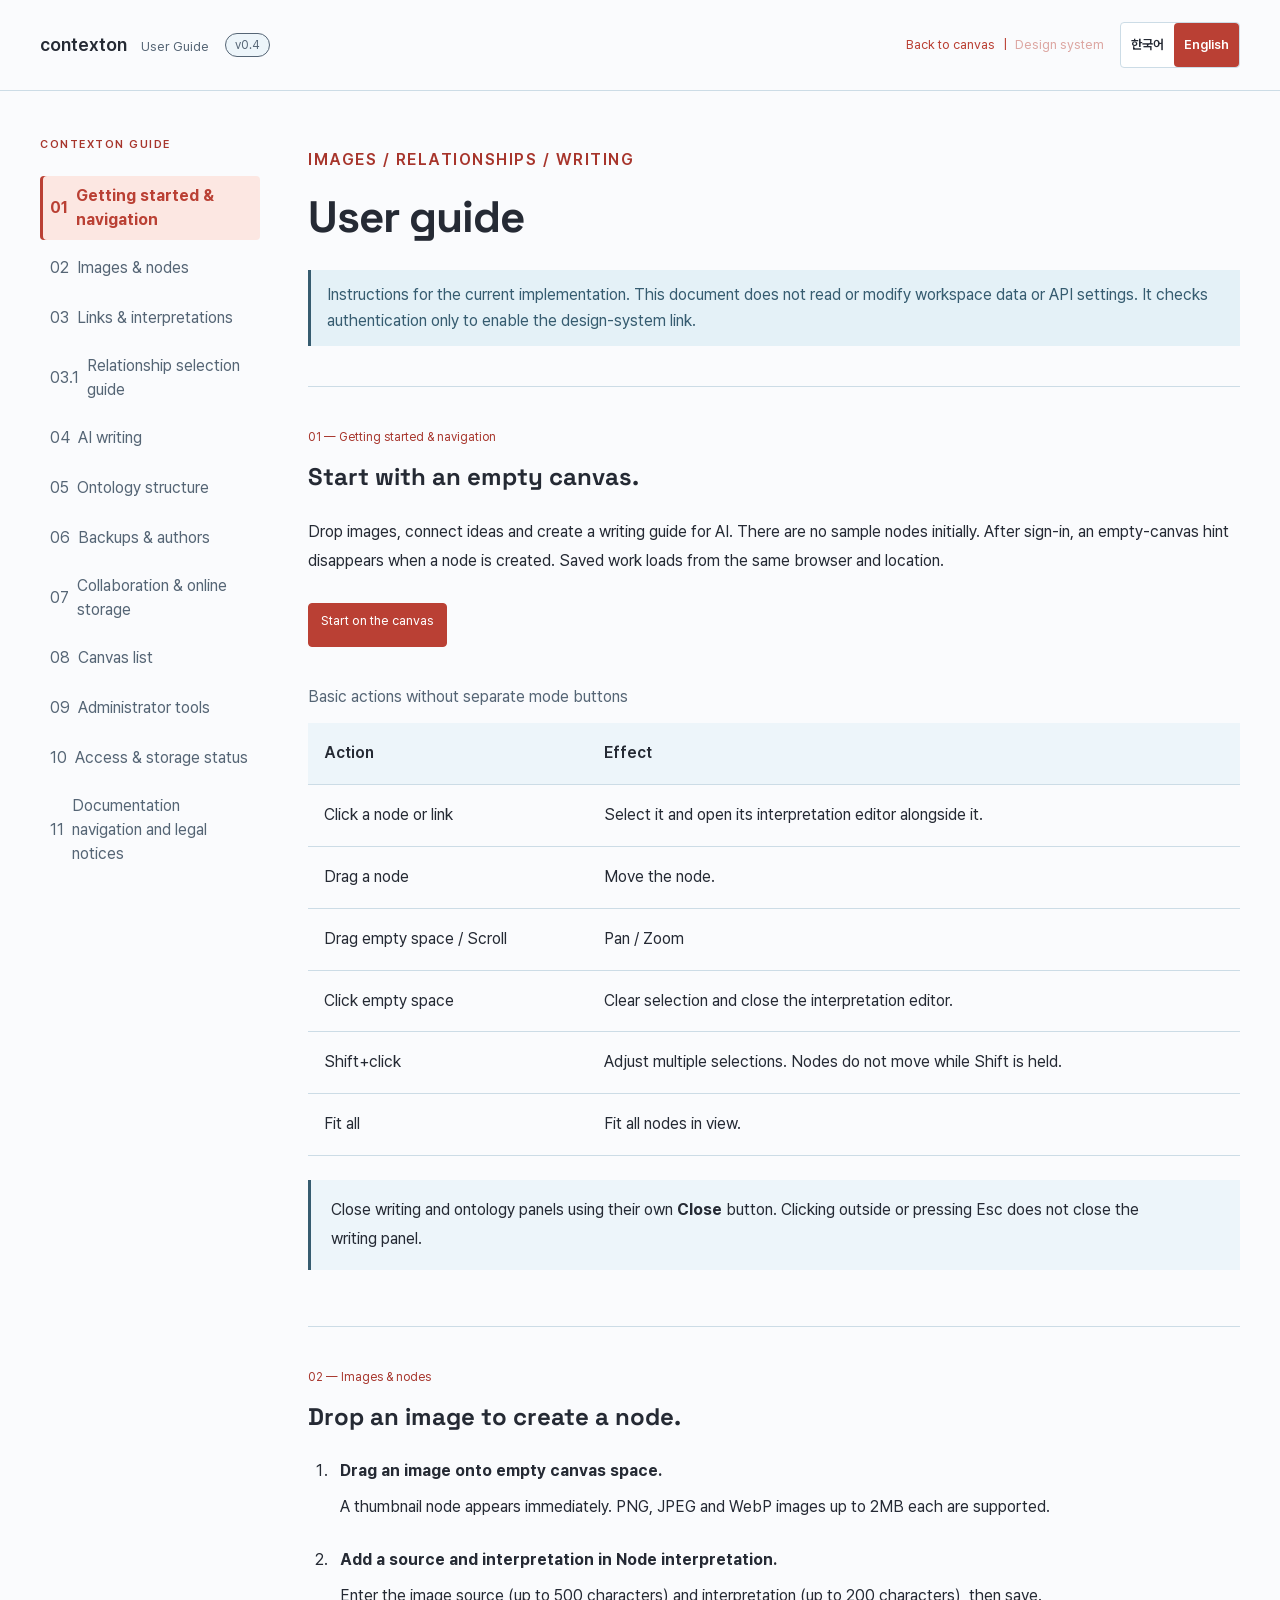
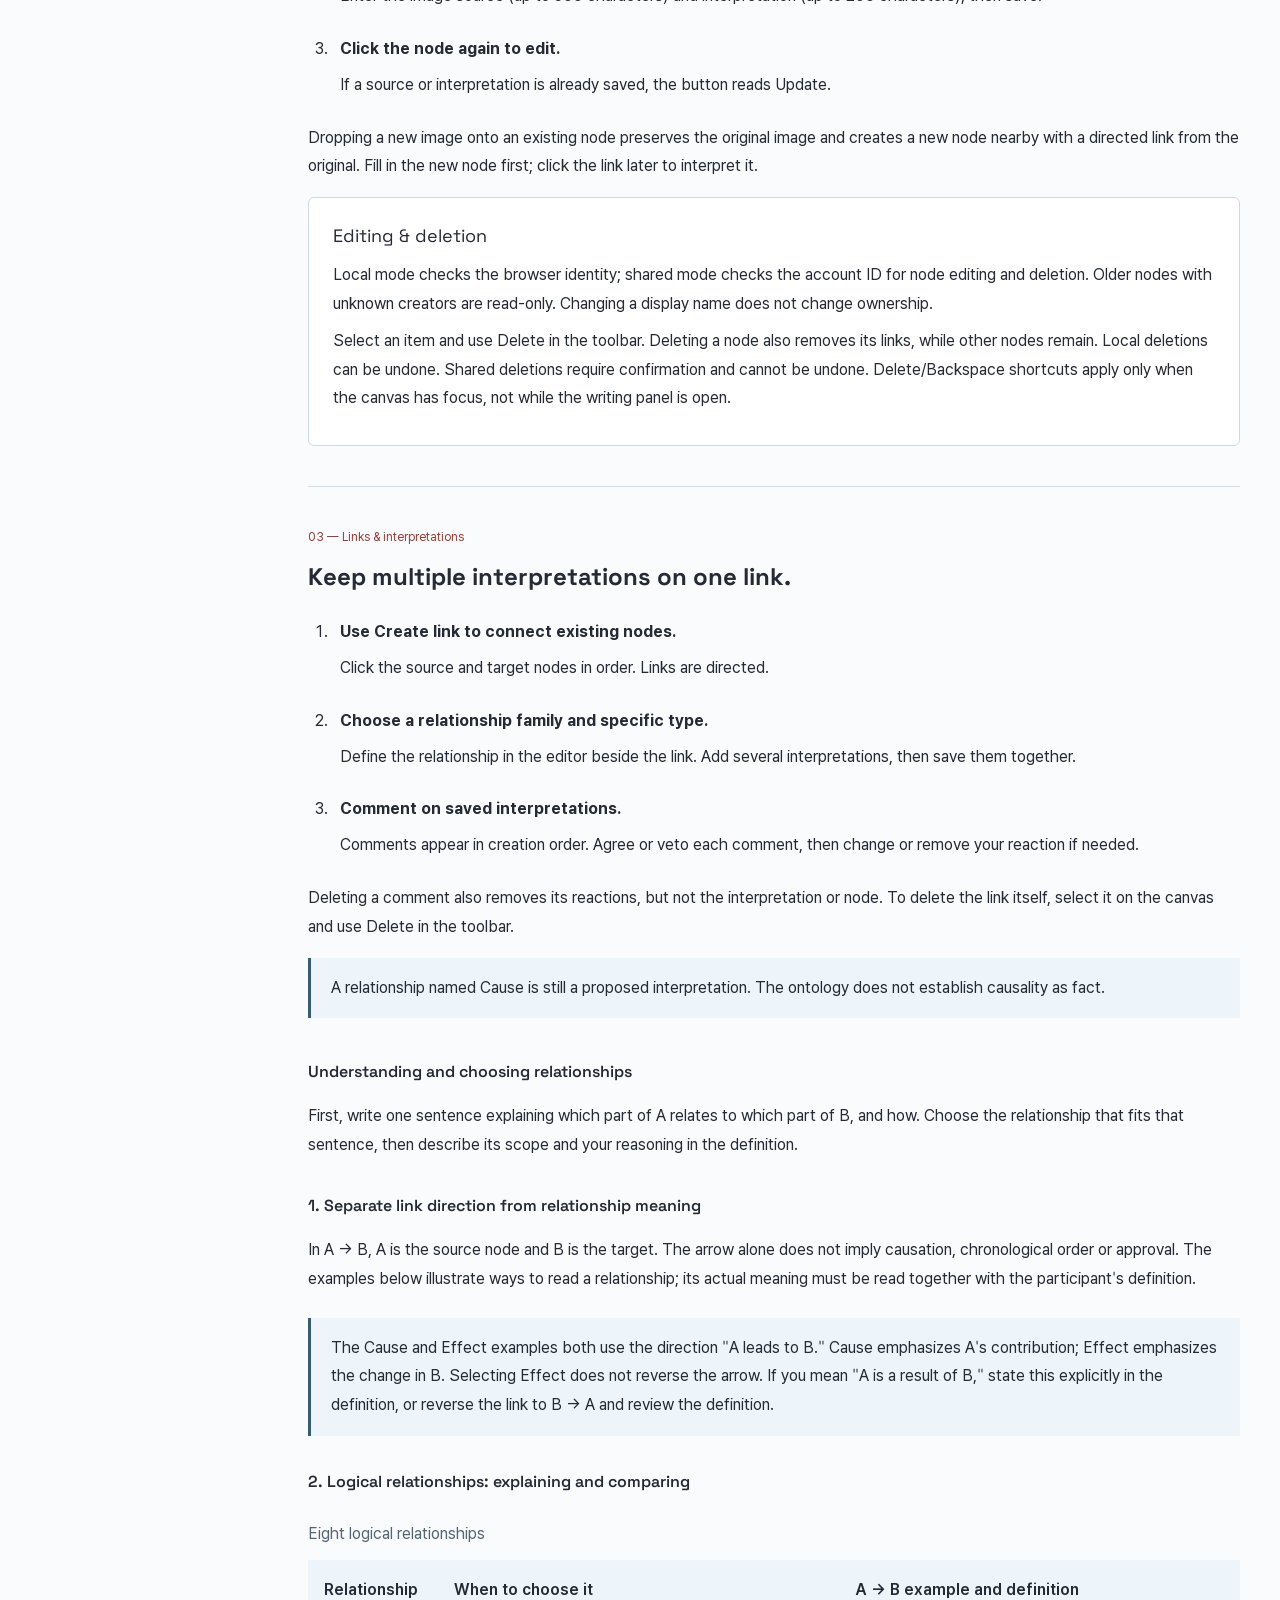
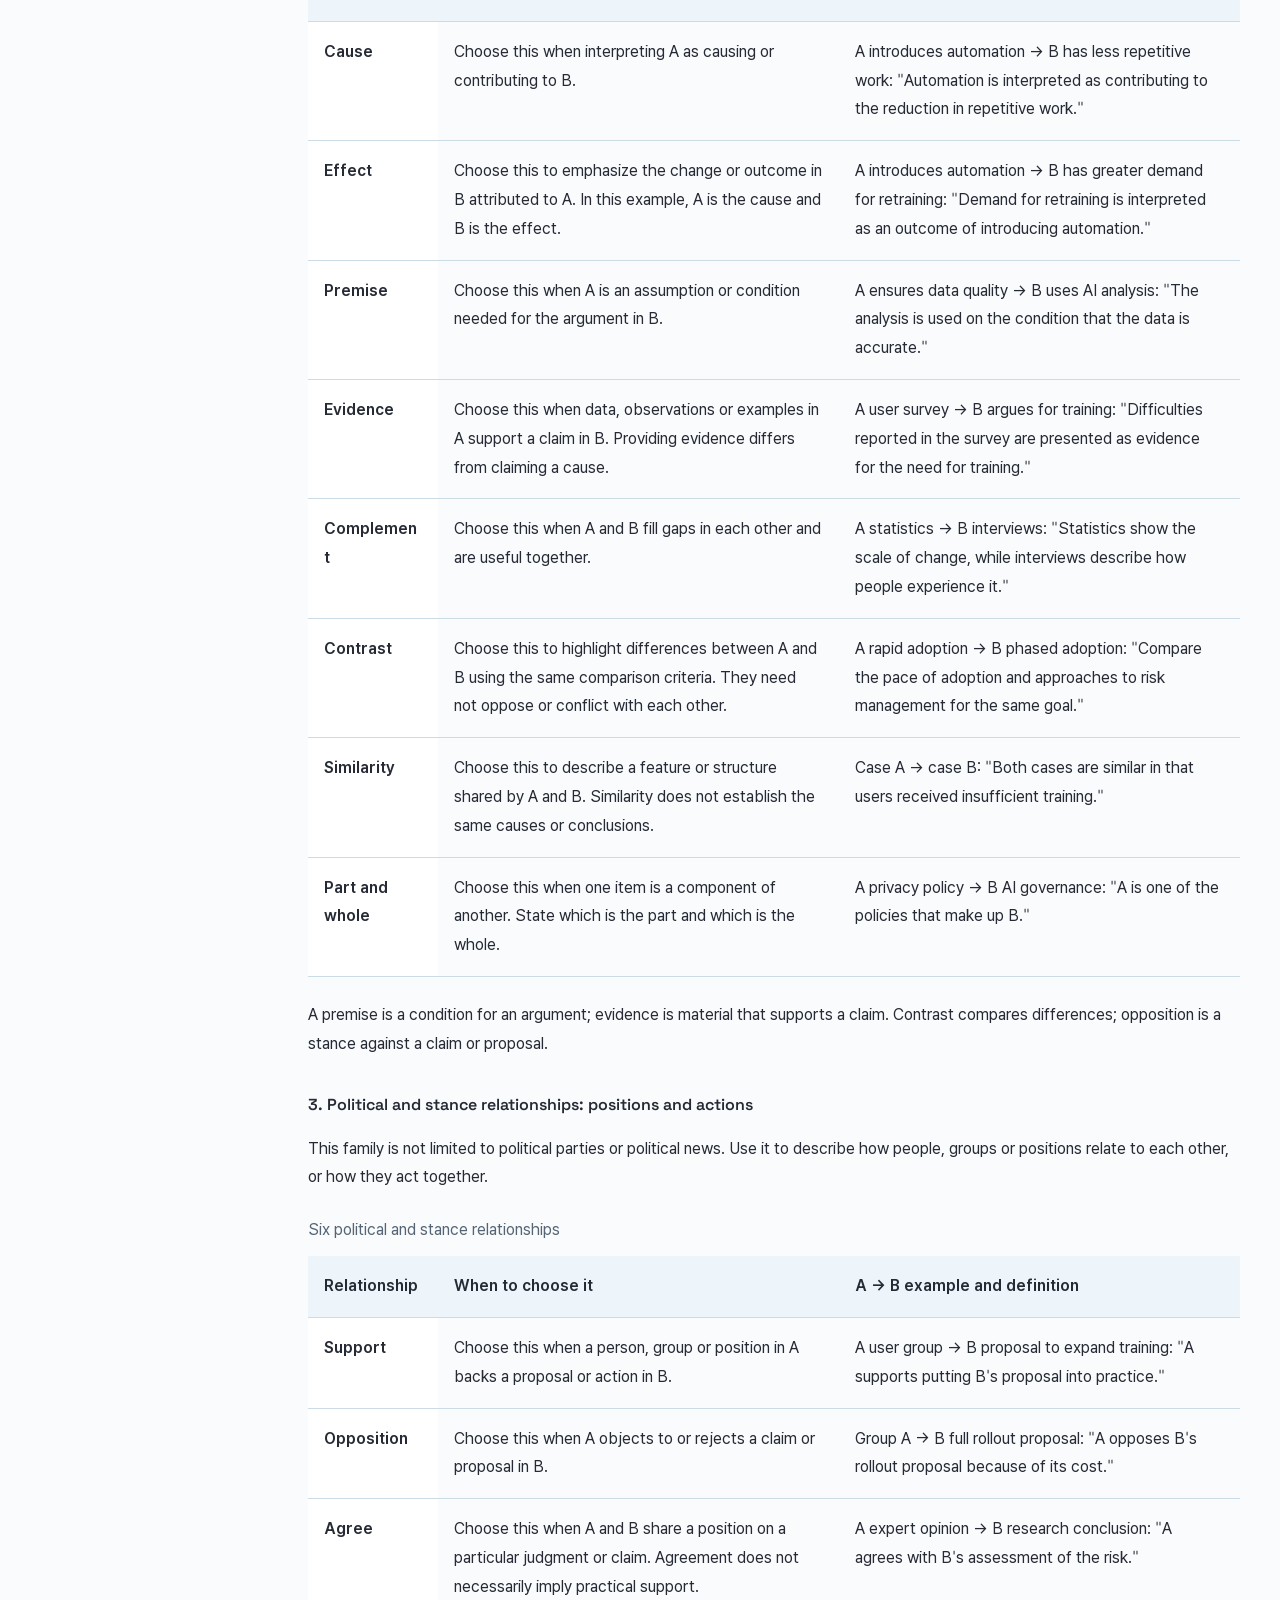
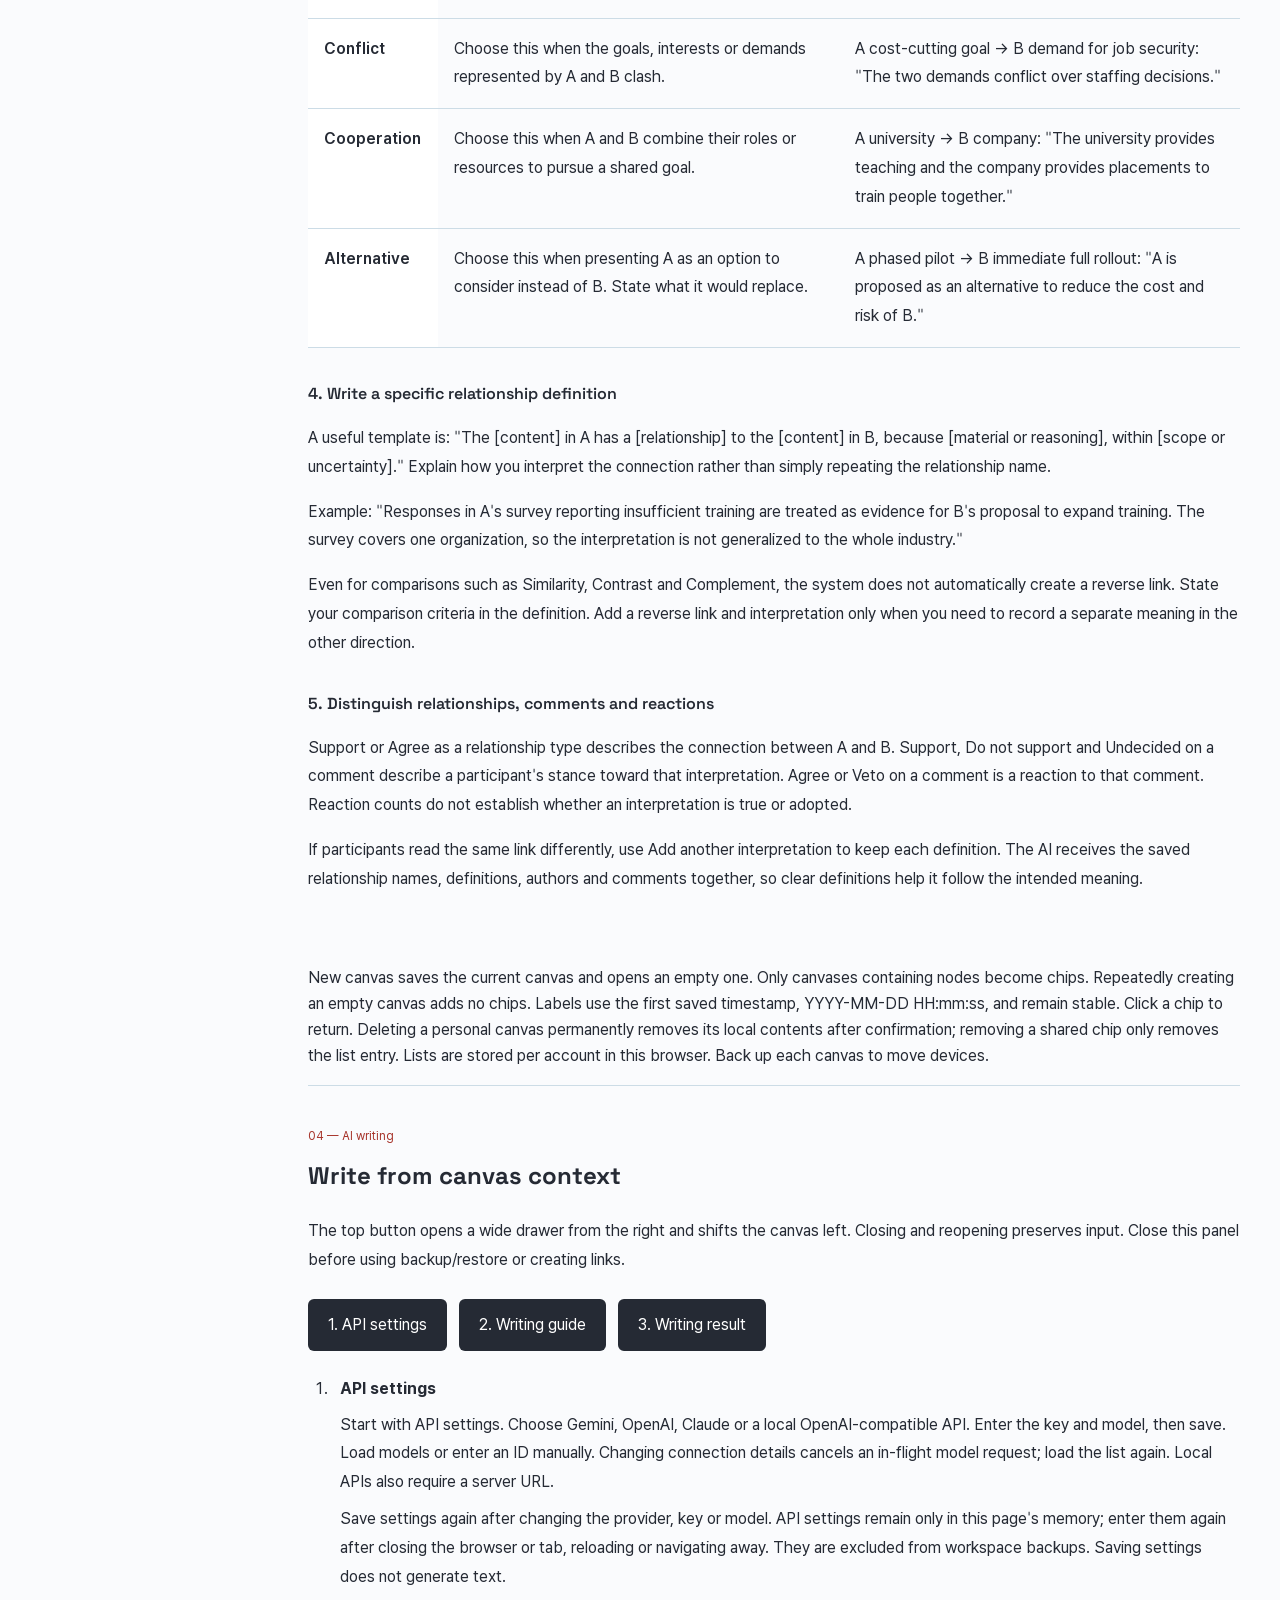
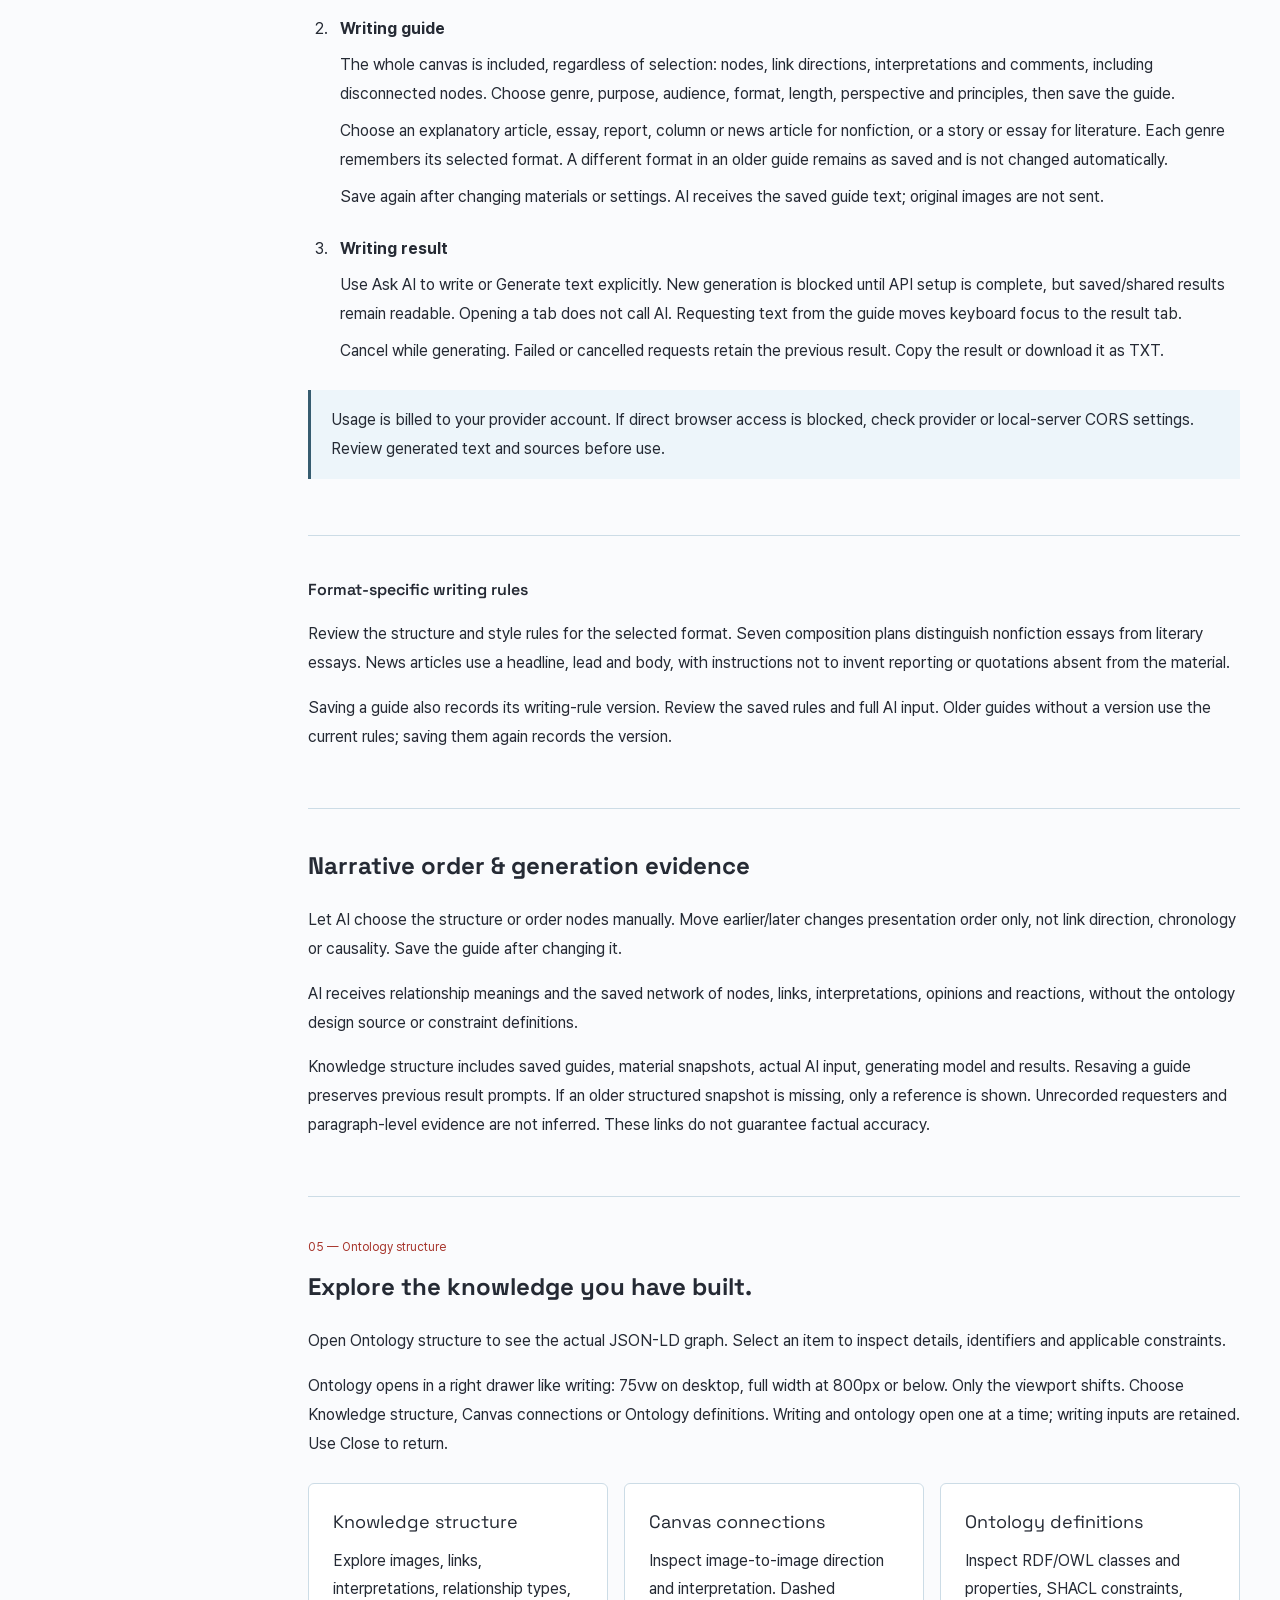
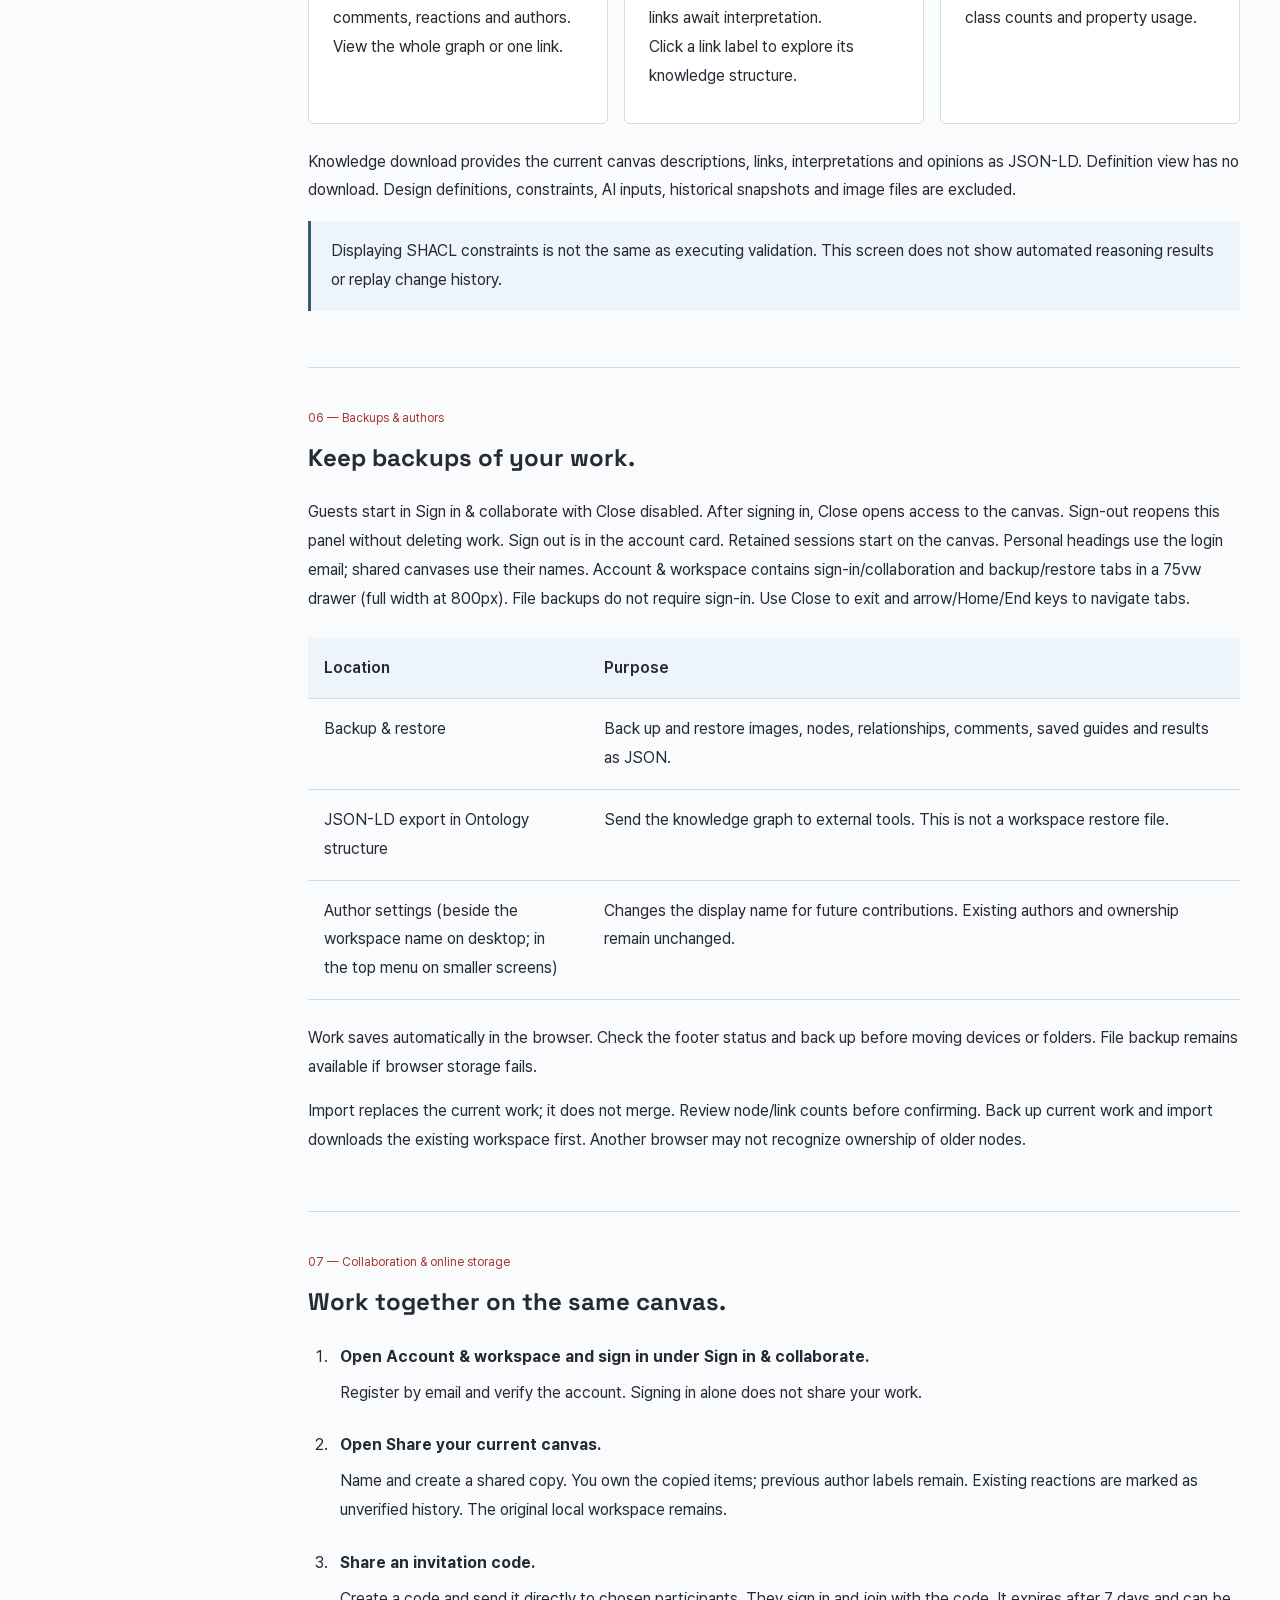
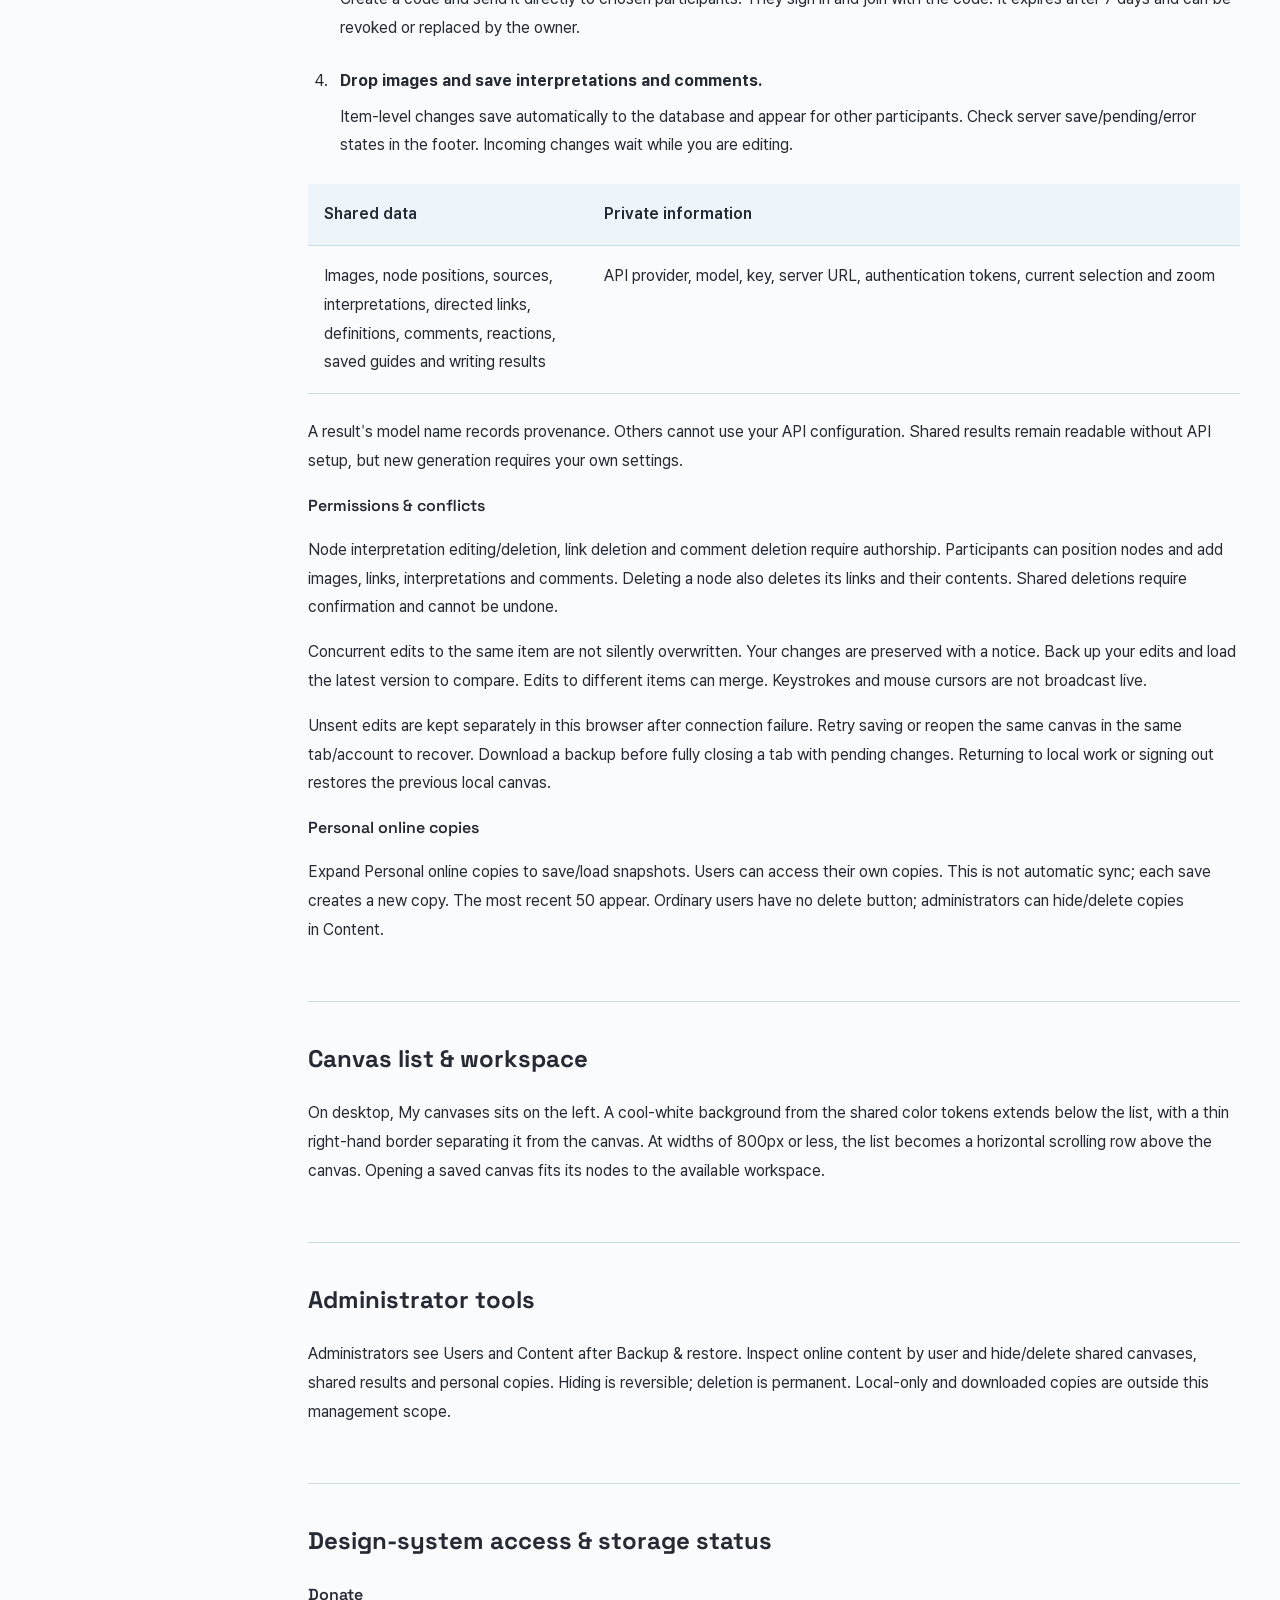
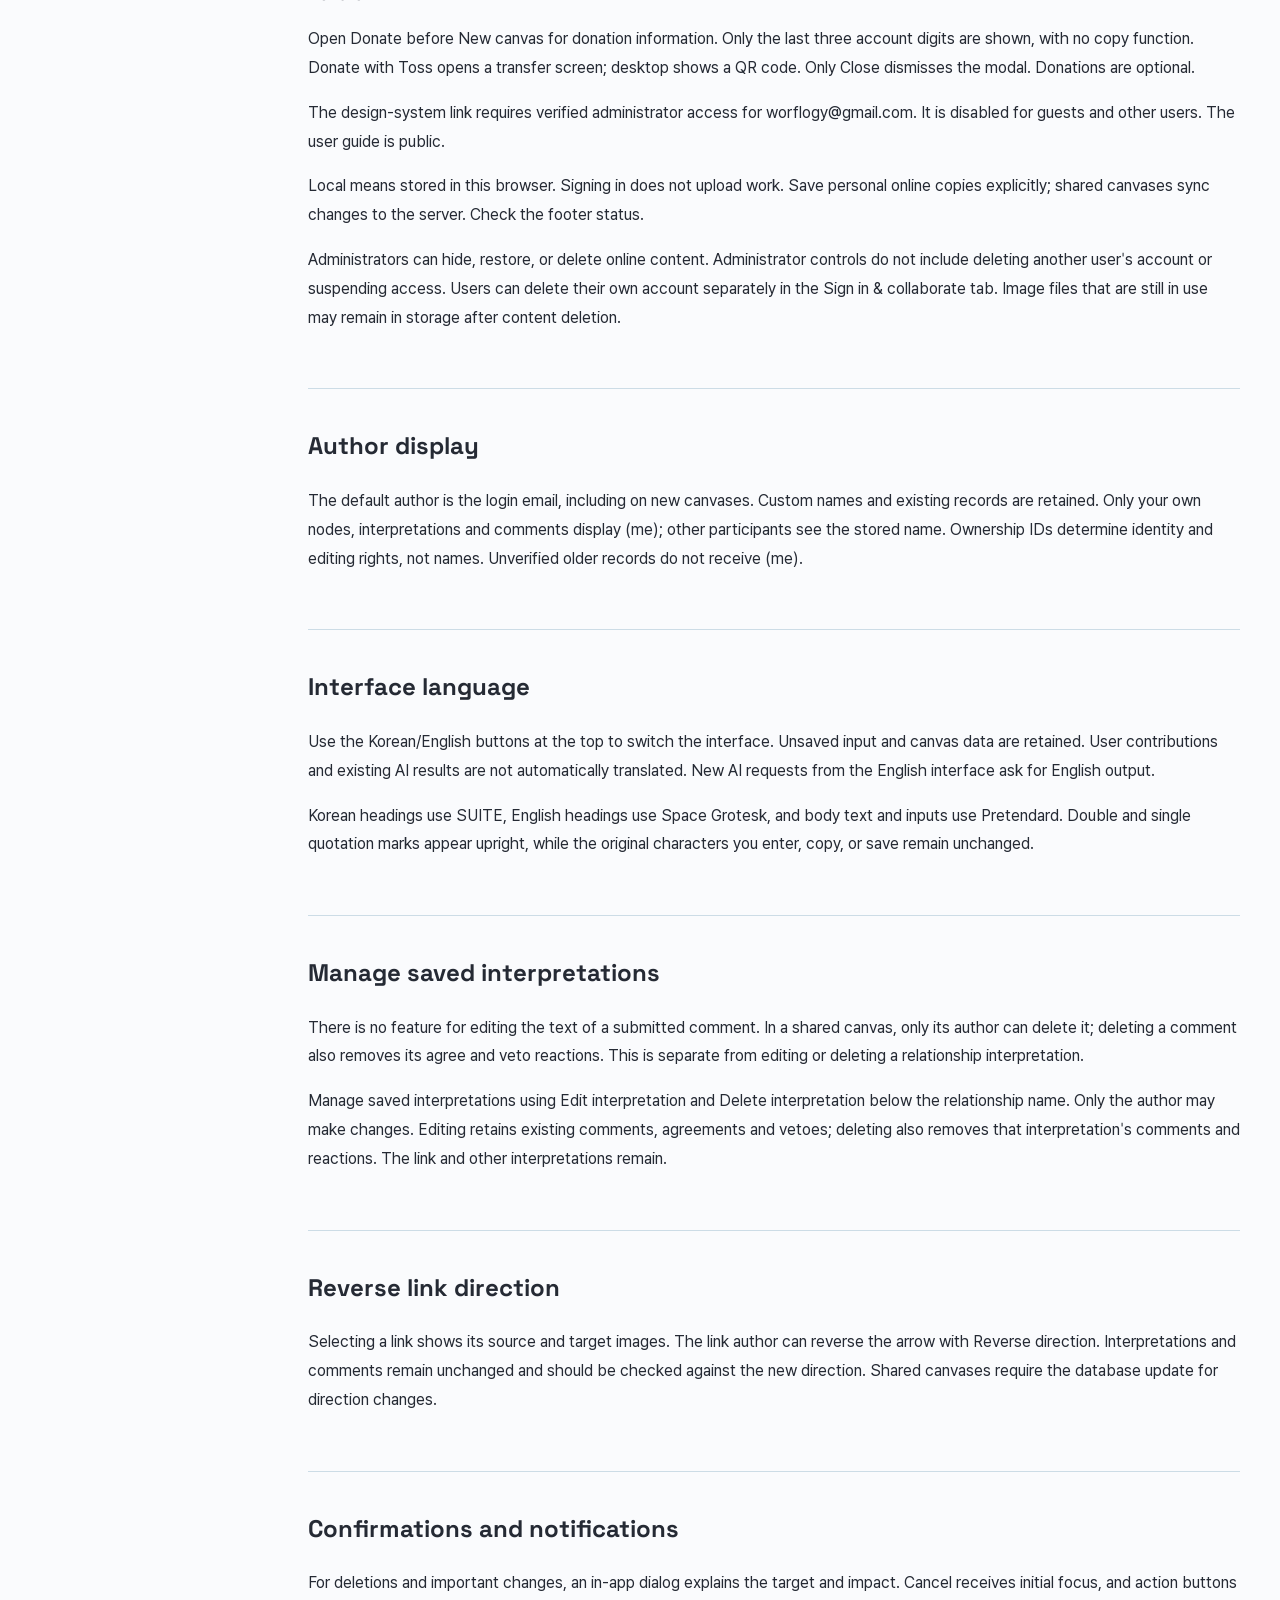
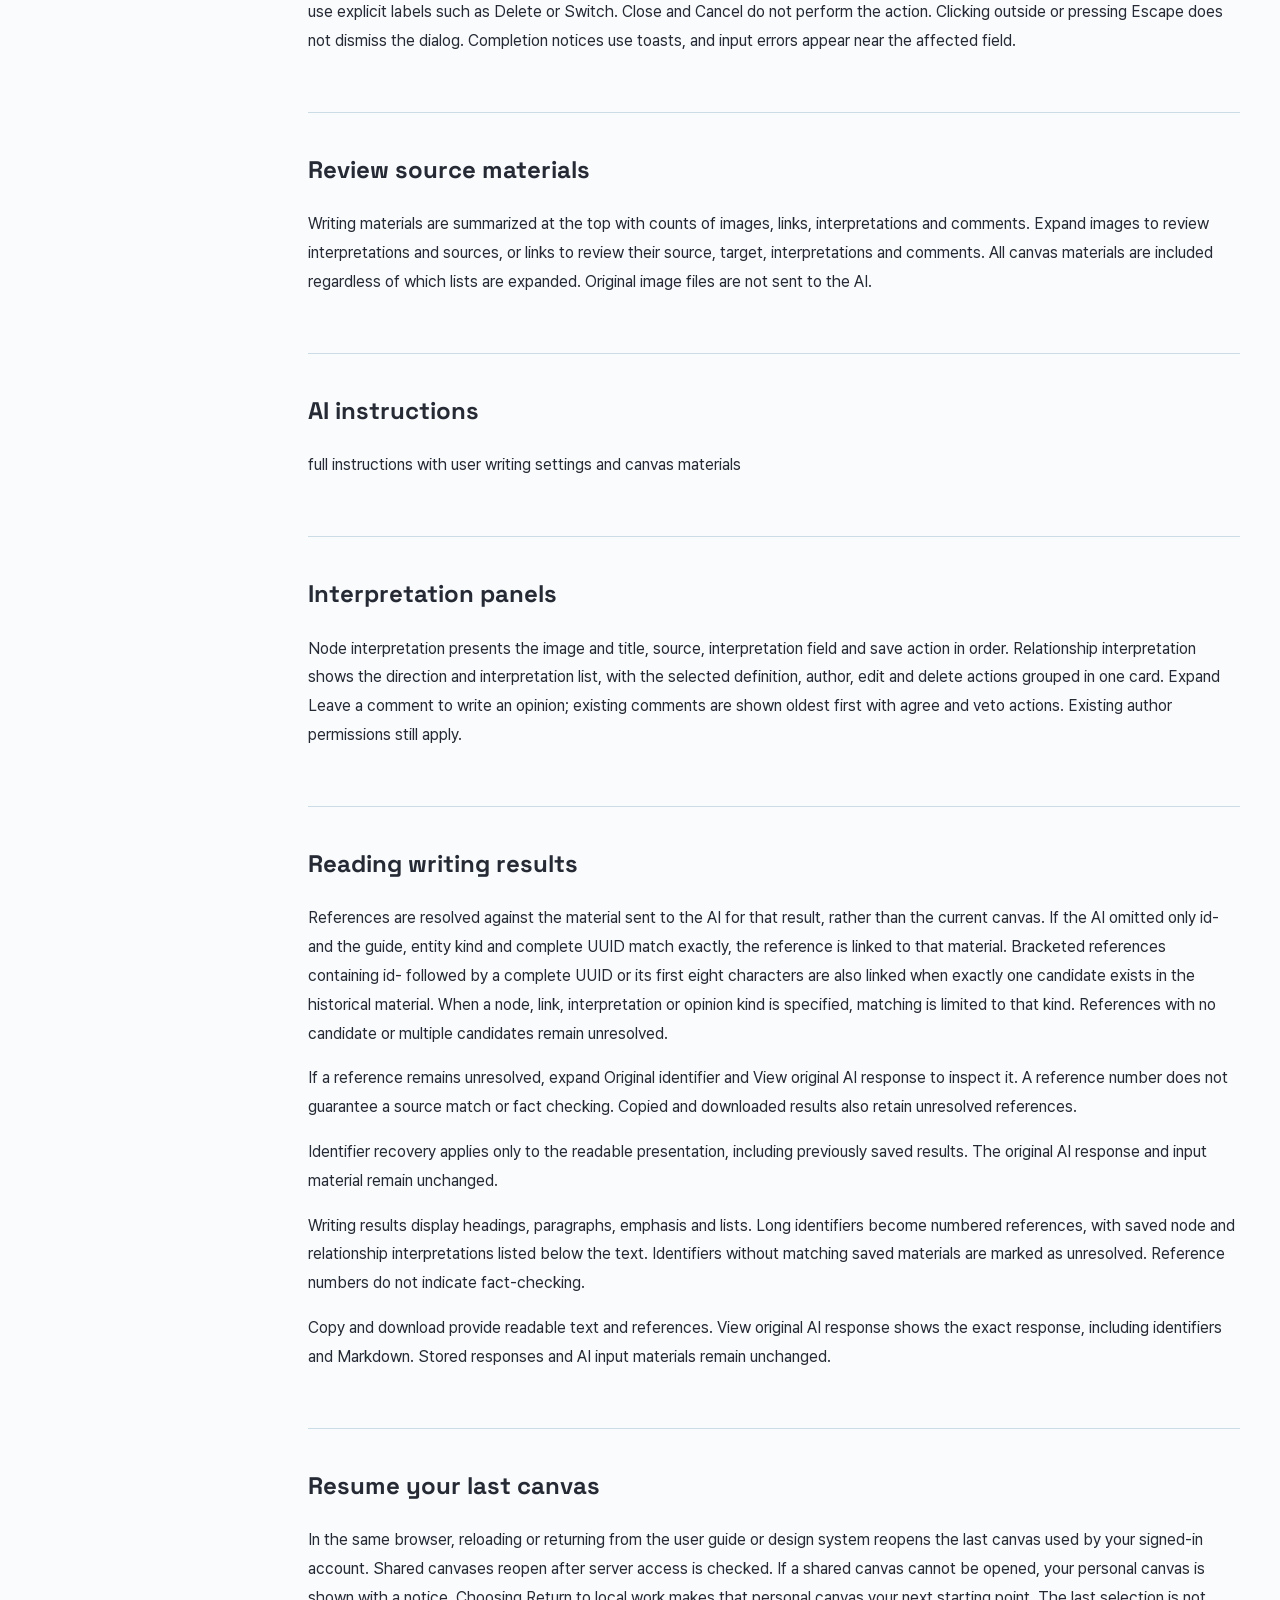
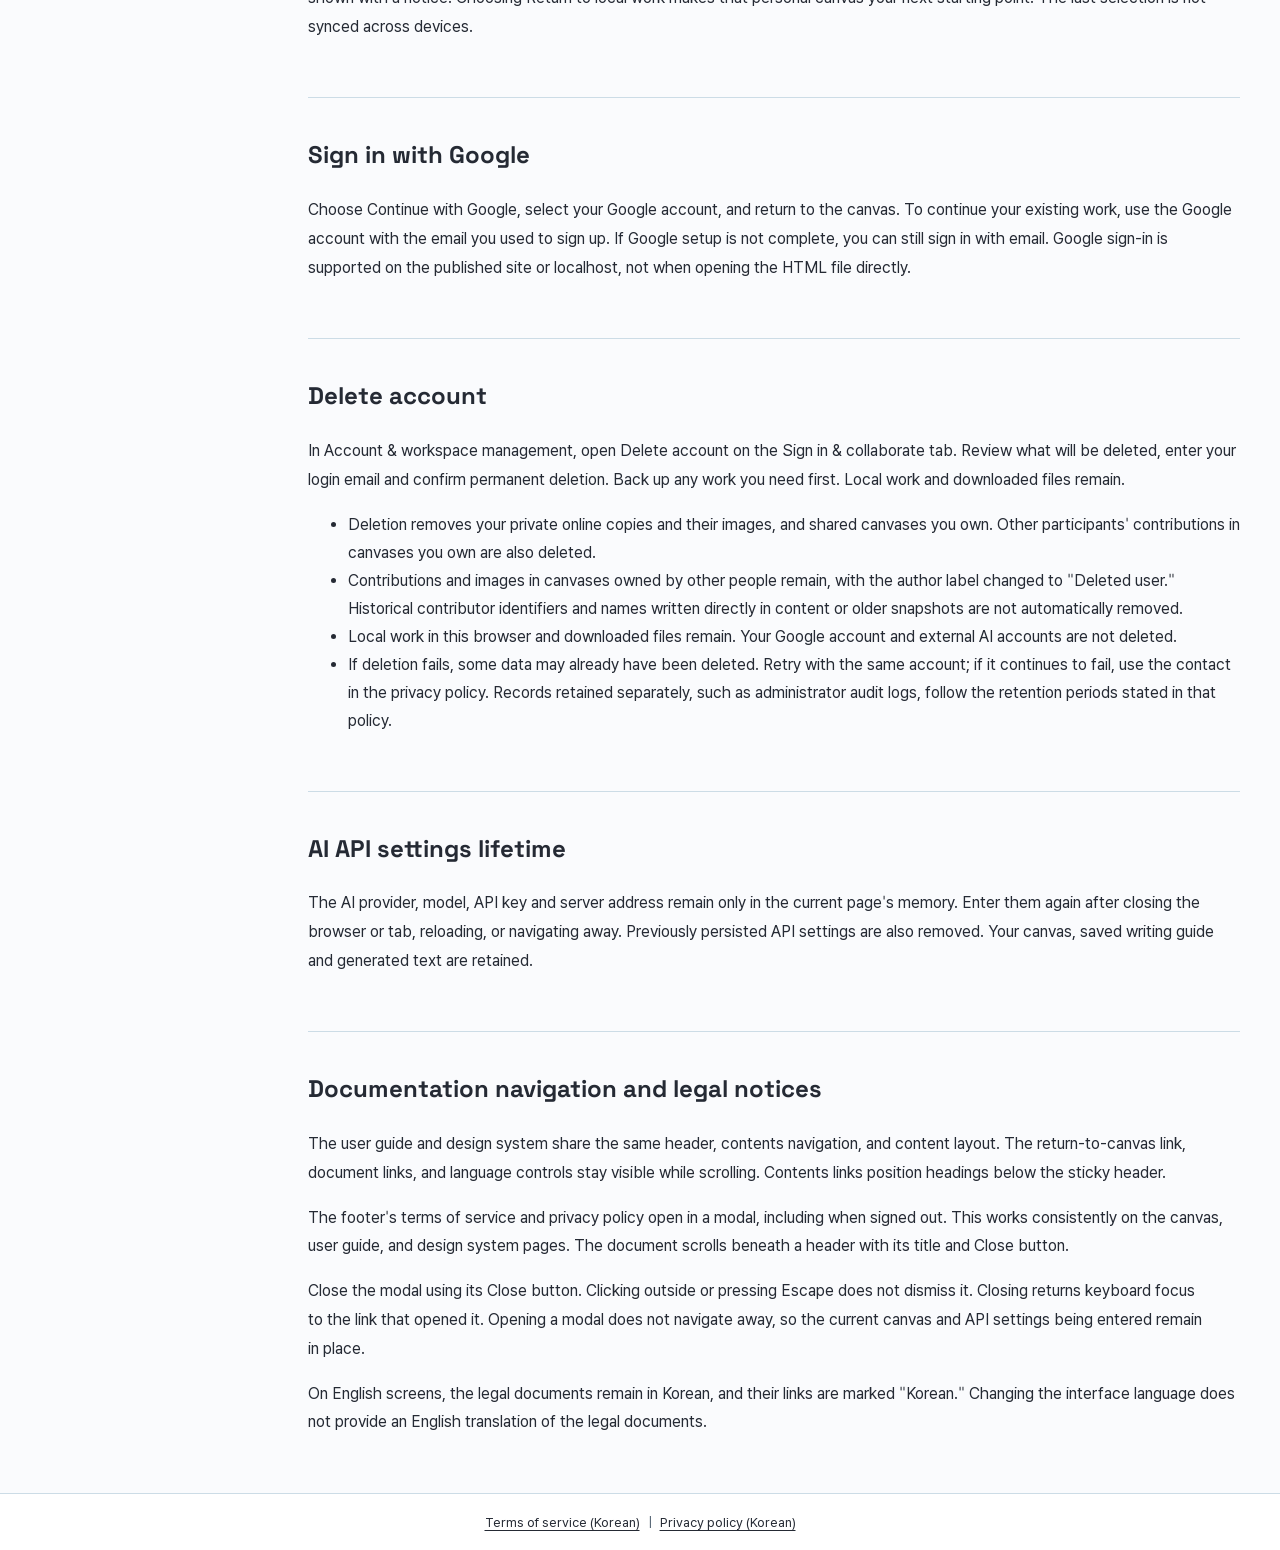
<file: guide-manual-en.html>
<!doctype html><html lang="en"><head><meta charset="UTF-8"><meta name="viewport" content="width=device-width,initial-scale=1"><meta name="color-scheme" content="light"><title>contexton — User guide</title><link rel="stylesheet" href="design-reference/css/style.css?v=941b5b6e13faae18"><link rel="stylesheet" href="design-reference/css/typography.css?v=f6e4a5a55cebd83b"><link rel="stylesheet" href="design-reference/css/design-system.css?v=f78e7f8ce32edcd7"><link rel="stylesheet" href="theme.css?v=d64a4a88b7e1f9f6"><link rel="stylesheet" href="design-reference/contexton.css?v=12108bf36a73d8a9"><link rel="stylesheet" href="documentation.css?v=0961d6e74f3d4a2e"><script src="locale-data.js?v=abe29b069b142de0" defer></script><script src="locale.js?v=a52c397ef0d899e2" defer></script><script src="ui.js?v=29bb7f2cbfd3e06c" defer></script><script src="lib/supabase.js?v=59d39487c3589843" defer></script><script src="supabase-config.js?v=4d1ff416580c5c10" defer></script><link rel="stylesheet" href="design-access.css?v=79f7105a0410fdab"><script src="design-access.js?v=ba312eaeee7ecc5f" defer></script><link rel="stylesheet" href="locale.css?v=59750ebabe1f140a"><link rel="stylesheet" href="legal.css?v=a8fc46f4175d33bb"><link rel="stylesheet" href="documentation-shell.css?v=359adf2e3bee04b7"><script defer src="documentation-shell.js?v=e1803779e4fd15b2"></script><script src="legal-modal.js?v=7c47b718f95e4cfa" defer></script><!-- SEO START -->
<meta name="description" content="Learn to build image networks, interpret relationships, collaborate and guide AI writing with contexton."><meta name="robots" content="index, follow"><link rel="canonical" href="https://www.contextonai.com/guide-manual-en.html"><link rel="alternate" hreflang="ko" href="https://www.contextonai.com/guide-manual.html"><link rel="alternate" hreflang="en" href="https://www.contextonai.com/guide-manual-en.html"><link rel="alternate" hreflang="x-default" href="https://www.contextonai.com/guide-manual.html"><meta property="og:type" content="website"><meta property="og:site_name" content="contexton"><meta property="og:title" content="contexton — User guide"><meta property="og:description" content="Learn to build image networks, interpret relationships, collaborate and guide AI writing with contexton."><meta property="og:url" content="https://www.contextonai.com/guide-manual-en.html"><meta property="og:locale" content="en_US"><meta property="og:locale:alternate" content="ko_KR"><meta property="og:image" content="https://www.contextonai.com/share-card.png"><meta property="og:image:width" content="1200"><meta property="og:image:height" content="630"><meta name="twitter:card" content="summary_large_image"><meta name="twitter:title" content="contexton — User guide"><meta name="twitter:description" content="Learn to build image networks, interpret relationships, collaborate and guide AI writing with contexton."><meta name="twitter:image" content="https://www.contextonai.com/share-card.png"><script type="application/ld+json">{"@context":"https://schema.org","@type":"WebPage","name":"contexton — User guide","url":"https://www.contextonai.com/guide-manual-en.html","description":"Learn to build image networks, interpret relationships, collaborate and guide AI writing with contexton.","inLanguage":"en","publisher":{"@type":"Organization","name":"WORFLOGY Inc."}}</script>
<!-- SEO END --></head><body data-page="guide" class="ds-page documentation-page"><a class="skip-link" href="#ds-main">Skip to content</a><header class="ds-header"><a href="en.html" class="ds-brand">contexton <span>User Guide</span></a><span class="wf-badge wf-badge--neutral">v0.4</span><nav class="ds-back" aria-label="Page navigation"><a href="en.html">Back to canvas</a><span aria-hidden="true">|</span><a data-design-link role="link" tabindex="0" aria-disabled="true" title="Administrators only.">Design system</a></nav></header><div class="ds-layout"><nav class="ds-nav" aria-label="User guide contents"><span class="ds-eyebrow">CONTEXTON GUIDE</span><a href="#workspace"><span>01</span>Getting started &amp; navigation</a><a href="#nodes"><span>02</span>Images &amp; nodes</a><a href="#relationships"><span>03</span>Links &amp; interpretations</a><a href="#relation-selection"><span>03.1</span>Relationship selection guide</a><a href="#writing"><span>04</span>AI writing</a><a href="#ontology"><span>05</span>Ontology structure</a><a href="#backup"><span>06</span>Backups &amp; authors</a><a href="#cloud"><span>07</span>Collaboration &amp; online storage</a><a href="#canvas-list"><span>08</span>Canvas list</a><a href="#administration"><span>09</span>Administrator tools</a><a href="#access"><span>10</span>Access &amp; storage status</a><a href="#documentation-and-legal"><span>11</span>Documentation navigation and legal notices</a></nav><main class="ds-main" id="ds-main"><div class="ds-hero guide-hero"><p class="ds-eyebrow">IMAGES / RELATIONSHIPS / WRITING</p><h1>User guide</h1><p class="viewer-notice wf-notice">Instructions for the current implementation. This document does not read or modify workspace data or API settings. It checks authentication only to enable the design-system link.</p></div><section id="workspace" class="ds-section"><div class="section-heading"><div><span class="eyebrow">01 — Getting started &amp; navigation</span><h2>Start with an empty canvas.</h2></div></div><p>Drop images, connect ideas and create a writing guide for AI. There are no sample nodes initially. After sign-in, an empty-canvas hint disappears when a node is created. Saved work loads from the same browser and location.</p><a class="primary-button wf-button wf-button--primary" href="en.html">Start on the canvas</a><div class="doc-table"><table><caption>Basic actions without separate mode buttons</caption><thead><tr><th>Action</th><th>Effect</th></tr></thead><tbody><tr><td>Click a node or link</td><td>Select it and open its interpretation editor alongside it.</td></tr><tr><td>Drag a node</td><td>Move the node.</td></tr><tr><td>Drag empty space / Scroll</td><td>Pan / Zoom</td></tr><tr><td>Click empty space</td><td>Clear selection and close the interpretation editor.</td></tr><tr><td>Shift+click</td><td>Adjust multiple selections. Nodes do not move while Shift is held.</td></tr><tr><td>Fit all</td><td>Fit all nodes in view.</td></tr></tbody></table></div><p class="doc-note">Close writing and ontology panels using their own <strong>Close</strong> button. Clicking outside or pressing Esc does not close the writing panel.</p></section>
<section id="nodes" class="ds-section"><div class="section-heading"><div><span class="eyebrow">02 — Images &amp; nodes</span><h2>Drop an image to create a node.</h2></div></div><ol class="doc-steps"><li><strong>Drag an image onto empty canvas space.</strong><p>A thumbnail node appears immediately. PNG, JPEG and WebP images up to 2MB each are supported.</p></li><li><strong>Add a source and interpretation in Node interpretation.</strong><p>Enter the image source (up to 500 characters) and interpretation (up to 200 characters), then save.</p></li><li><strong>Click the node again to edit.</strong><p>If a source or interpretation is already saved, the button reads Update.</p></li></ol><p>Dropping a new image onto an existing node preserves the original image and creates a new node nearby with a directed link from the original. Fill in the new node first; click the link later to interpret it.</p><div class="doc-card"><h3>Editing &amp; deletion</h3><p>Local mode checks the browser identity; shared mode checks the account ID for node editing and deletion. Older nodes with unknown creators are read-only. Changing a display name does not change ownership.</p><p>Select an item and use Delete in the toolbar. Deleting a node also removes its links, while other nodes remain. Local deletions can be undone. Shared deletions require confirmation and cannot be undone. Delete/Backspace shortcuts apply only when the canvas has focus, not while the writing panel is open.</p></div></section>
<section id="relationships" class="ds-section"><div class="section-heading"><div><span class="eyebrow">03 — Links &amp; interpretations</span><h2>Keep multiple interpretations on one link.</h2></div></div><ol class="doc-steps"><li><strong>Use Create link to connect existing nodes.</strong><p>Click the source and target nodes in order. Links are directed.</p></li><li><strong>Choose a relationship family and specific type.</strong><p>Define the relationship in the editor beside the link. Add several interpretations, then save them together.</p></li><li><strong>Comment on saved interpretations.</strong><p>Comments appear in creation order. Agree or veto each comment, then change or remove your reaction if needed.</p></li></ol><p>Deleting a comment also removes its reactions, but not the interpretation or node. To delete the link itself, select it on the canvas and use Delete in the toolbar.</p><p class="doc-note">A relationship named Cause is still a proposed interpretation. The ontology does not establish causality as fact.</p><div id="relation-selection" class="relation-selection-guide"><h3>Understanding and choosing relationships</h3><p>First, write one sentence explaining which part of A relates to which part of B, and how. Choose the relationship that fits that sentence, then describe its scope and your reasoning in the definition.</p><h3>1. Separate link direction from relationship meaning</h3><p>In A → B, A is the source node and B is the target. The arrow alone does not imply causation, chronological order or approval. The examples below illustrate ways to read a relationship; its actual meaning must be read together with the participant’s definition.</p><div class="doc-note"><p>The Cause and Effect examples both use the direction “A leads to B.” Cause emphasizes A’s contribution; Effect emphasizes the change in B. Selecting Effect does not reverse the arrow. If you mean “A is a result of B,” state this explicitly in the definition, or reverse the link to B → A and review the definition.</p></div><h3>2. Logical relationships: explaining and comparing</h3><div class="doc-table"><table><caption>Eight logical relationships</caption><thead><tr><th scope="col">Relationship</th><th scope="col">When to choose it</th><th scope="col">A → B example and definition</th></tr></thead><tbody><tr><th scope="row">Cause</th><td><span class="relation-cell-label" aria-hidden="true">When to choose it</span>Choose this when interpreting A as causing or contributing to B.</td><td><span class="relation-cell-label" aria-hidden="true">A → B example and definition</span>A introduces automation → B has less repetitive work: “Automation is interpreted as contributing to the reduction in repetitive work.”</td></tr><tr><th scope="row">Effect</th><td><span class="relation-cell-label" aria-hidden="true">When to choose it</span>Choose this to emphasize the change or outcome in B attributed to A. In this example, A is the cause and B is the effect.</td><td><span class="relation-cell-label" aria-hidden="true">A → B example and definition</span>A introduces automation → B has greater demand for retraining: “Demand for retraining is interpreted as an outcome of introducing automation.”</td></tr><tr><th scope="row">Premise</th><td><span class="relation-cell-label" aria-hidden="true">When to choose it</span>Choose this when A is an assumption or condition needed for the argument in B.</td><td><span class="relation-cell-label" aria-hidden="true">A → B example and definition</span>A ensures data quality → B uses AI analysis: “The analysis is used on the condition that the data is accurate.”</td></tr><tr><th scope="row">Evidence</th><td><span class="relation-cell-label" aria-hidden="true">When to choose it</span>Choose this when data, observations or examples in A support a claim in B. Providing evidence differs from claiming a cause.</td><td><span class="relation-cell-label" aria-hidden="true">A → B example and definition</span>A user survey → B argues for training: “Difficulties reported in the survey are presented as evidence for the need for training.”</td></tr><tr><th scope="row">Complement</th><td><span class="relation-cell-label" aria-hidden="true">When to choose it</span>Choose this when A and B fill gaps in each other and are useful together.</td><td><span class="relation-cell-label" aria-hidden="true">A → B example and definition</span>A statistics → B interviews: “Statistics show the scale of change, while interviews describe how people experience it.”</td></tr><tr><th scope="row">Contrast</th><td><span class="relation-cell-label" aria-hidden="true">When to choose it</span>Choose this to highlight differences between A and B using the same comparison criteria. They need not oppose or conflict with each other.</td><td><span class="relation-cell-label" aria-hidden="true">A → B example and definition</span>A rapid adoption → B phased adoption: “Compare the pace of adoption and approaches to risk management for the same goal.”</td></tr><tr><th scope="row">Similarity</th><td><span class="relation-cell-label" aria-hidden="true">When to choose it</span>Choose this to describe a feature or structure shared by A and B. Similarity does not establish the same causes or conclusions.</td><td><span class="relation-cell-label" aria-hidden="true">A → B example and definition</span>Case A → case B: “Both cases are similar in that users received insufficient training.”</td></tr><tr><th scope="row">Part and whole</th><td><span class="relation-cell-label" aria-hidden="true">When to choose it</span>Choose this when one item is a component of another. State which is the part and which is the whole.</td><td><span class="relation-cell-label" aria-hidden="true">A → B example and definition</span>A privacy policy → B AI governance: “A is one of the policies that make up B.”</td></tr></tbody></table></div><p>A premise is a condition for an argument; evidence is material that supports a claim. Contrast compares differences; opposition is a stance against a claim or proposal.</p><h3>3. Political and stance relationships: positions and actions</h3><p>This family is not limited to political parties or political news. Use it to describe how people, groups or positions relate to each other, or how they act together.</p><div class="doc-table"><table><caption>Six political and stance relationships</caption><thead><tr><th scope="col">Relationship</th><th scope="col">When to choose it</th><th scope="col">A → B example and definition</th></tr></thead><tbody><tr><th scope="row">Support</th><td><span class="relation-cell-label" aria-hidden="true">When to choose it</span>Choose this when a person, group or position in A backs a proposal or action in B.</td><td><span class="relation-cell-label" aria-hidden="true">A → B example and definition</span>A user group → B proposal to expand training: “A supports putting B’s proposal into practice.”</td></tr><tr><th scope="row">Opposition</th><td><span class="relation-cell-label" aria-hidden="true">When to choose it</span>Choose this when A objects to or rejects a claim or proposal in B.</td><td><span class="relation-cell-label" aria-hidden="true">A → B example and definition</span>Group A → B full rollout proposal: “A opposes B’s rollout proposal because of its cost.”</td></tr><tr><th scope="row">Agree</th><td><span class="relation-cell-label" aria-hidden="true">When to choose it</span>Choose this when A and B share a position on a particular judgment or claim. Agreement does not necessarily imply practical support.</td><td><span class="relation-cell-label" aria-hidden="true">A → B example and definition</span>A expert opinion → B research conclusion: “A agrees with B’s assessment of the risk.”</td></tr><tr><th scope="row">Conflict</th><td><span class="relation-cell-label" aria-hidden="true">When to choose it</span>Choose this when the goals, interests or demands represented by A and B clash.</td><td><span class="relation-cell-label" aria-hidden="true">A → B example and definition</span>A cost-cutting goal → B demand for job security: “The two demands conflict over staffing decisions.”</td></tr><tr><th scope="row">Cooperation</th><td><span class="relation-cell-label" aria-hidden="true">When to choose it</span>Choose this when A and B combine their roles or resources to pursue a shared goal.</td><td><span class="relation-cell-label" aria-hidden="true">A → B example and definition</span>A university → B company: “The university provides teaching and the company provides placements to train people together.”</td></tr><tr><th scope="row">Alternative</th><td><span class="relation-cell-label" aria-hidden="true">When to choose it</span>Choose this when presenting A as an option to consider instead of B. State what it would replace.</td><td><span class="relation-cell-label" aria-hidden="true">A → B example and definition</span>A phased pilot → B immediate full rollout: “A is proposed as an alternative to reduce the cost and risk of B.”</td></tr></tbody></table></div><h3>4. Write a specific relationship definition</h3><p>A useful template is: “The [content] in A has a [relationship] to the [content] in B, because [material or reasoning], within [scope or uncertainty].” Explain how you interpret the connection rather than simply repeating the relationship name.</p><p>Example: “Responses in A’s survey reporting insufficient training are treated as evidence for B’s proposal to expand training. The survey covers one organization, so the interpretation is not generalized to the whole industry.”</p><p>Even for comparisons such as Similarity, Contrast and Complement, the system does not automatically create a reverse link. State your comparison criteria in the definition. Add a reverse link and interpretation only when you need to record a separate meaning in the other direction.</p><h3>5. Distinguish relationships, comments and reactions</h3><p>Support or Agree as a relationship type describes the connection between A and B. Support, Do not support and Undecided on a comment describe a participant’s stance toward that interpretation. Agree or Veto on a comment is a reaction to that comment. Reaction counts do not establish whether an interpretation is true or adopted.</p><p>If participants read the same link differently, use Add another interpretation to keep each definition. The AI receives the saved relationship names, definitions, authors and comments together, so clear definitions help it follow the intended meaning.</p></div></section>
<p>New canvas saves the current canvas and opens an empty one. Only canvases containing nodes become chips. Repeatedly creating an empty canvas adds no chips. Labels use the first saved timestamp, YYYY-MM-DD HH:mm:ss, and remain stable. Click a chip to return. Deleting a personal canvas permanently removes its local contents after confirmation; removing a shared chip only removes the list entry. Lists are stored per account in this browser. Back up each canvas to move devices.</p><section id="writing" class="ds-section"><div class="section-heading"><div><span class="eyebrow">04 — AI writing</span><h2>Write from canvas context</h2></div></div><p>The top button opens a wide drawer from the right and shifts the canvas left. Closing and reopening preserves input. Close this panel before using backup/restore or creating links.</p><div class="doc-flow" aria-label="Writing tab order"><span>1. API settings</span><span>2. Writing guide</span><span>3. Writing result</span></div><ol class="doc-steps"><li><strong>API settings</strong><p>Start with API settings. Choose Gemini, OpenAI, Claude or a local OpenAI-compatible API. Enter the key and model, then save. Load models or enter an ID manually. Changing connection details cancels an in-flight model request; load the list again. Local APIs also require a server URL.</p><p>Save settings again after changing the provider, key or model. API settings remain only in this page’s memory; enter them again after closing the browser or tab, reloading or navigating away. They are excluded from workspace backups. Saving settings does not generate text.</p></li><li><strong>Writing guide</strong><p>The whole canvas is included, regardless of selection: nodes, link directions, interpretations and comments, including disconnected nodes. Choose genre, purpose, audience, format, length, perspective and principles, then save the guide.</p><p>Choose an explanatory article, essay, report, column or news article for nonfiction, or a story or essay for literature. Each genre remembers its selected format. A different format in an older guide remains as saved and is not changed automatically.</p><p>Save again after changing materials or settings. AI receives the saved guide text; original images are not sent.</p></li><li><strong>Writing result</strong><p>Use Ask AI to write or Generate text explicitly. New generation is blocked until API setup is complete, but saved/shared results remain readable. Opening a tab does not call AI. Requesting text from the guide moves keyboard focus to the result tab.</p><p>Cancel while generating. Failed or cancelled requests retain the previous result. Copy the result or download it as TXT.</p></li></ol><p class="doc-note">Usage is billed to your provider account. If direct browser access is blocked, check provider or local-server CORS settings. Review generated text and sources before use.</p></section>
<section id="writing-composition-rules" class="ds-section"><h3>Format-specific writing rules</h3><p>Review the structure and style rules for the selected format. Seven composition plans distinguish nonfiction essays from literary essays. News articles use a headline, lead and body, with instructions not to invent reporting or quotations absent from the material.</p><p>Saving a guide also records its writing-rule version. Review the saved rules and full AI input. Older guides without a version use the current rules; saving them again records the version.</p></section><section id="narrative-provenance" class="ds-section"><h2>Narrative order &amp; generation evidence</h2><p>Let AI choose the structure or order nodes manually. Move earlier/later changes presentation order only, not link direction, chronology or causality. Save the guide after changing it.</p><p>AI receives relationship meanings and the saved network of nodes, links, interpretations, opinions and reactions, without the ontology design source or constraint definitions.</p><p>Knowledge structure includes saved guides, material snapshots, actual AI input, generating model and results. Resaving a guide preserves previous result prompts. If an older structured snapshot is missing, only a reference is shown. Unrecorded requesters and paragraph-level evidence are not inferred. These links do not guarantee factual accuracy.</p></section><section id="ontology" class="ds-section"><div class="section-heading"><div><span class="eyebrow">05 — Ontology structure</span><h2>Explore the knowledge you have built.</h2></div></div><p>Open Ontology structure to see the actual JSON-LD graph. Select an item to inspect details, identifiers and applicable constraints.</p><p>Ontology opens in a right drawer like writing: 75vw on desktop, full width at 800px or below. Only the viewport shifts. Choose Knowledge structure, Canvas connections or Ontology definitions. Writing and ontology open one at a time; writing inputs are retained. Use Close to return.</p><div class="doc-grid"><article class="doc-card"><h3>Knowledge structure</h3><p>Explore images, links, interpretations, relationship types, comments, reactions and authors. View the whole graph or one link.</p></article><article class="doc-card"><h3>Canvas connections</h3><p>Inspect image-to-image direction and interpretation. Dashed links await interpretation. Click a link label to explore its knowledge structure.</p></article><article class="doc-card"><h3>Ontology definitions</h3><p>Inspect RDF/OWL classes and properties, SHACL constraints, class counts and property usage.</p></article></div><p>Knowledge download provides the current canvas descriptions, links, interpretations and opinions as JSON-LD. Definition view has no download. Design definitions, constraints, AI inputs, historical snapshots and image files are excluded.</p><p class="doc-note">Displaying SHACL constraints is not the same as executing validation. This screen does not show automated reasoning results or replay change history.</p></section>
<section id="backup" class="ds-section"><div class="section-heading"><div><span class="eyebrow">06 — Backups &amp; authors</span><h2>Keep backups of your work.</h2></div></div><p>Guests start in Sign in &amp; collaborate with Close disabled. After signing in, Close opens access to the canvas. Sign-out reopens this panel without deleting work. Sign out is in the account card. Retained sessions start on the canvas. Personal headings use the login email; shared canvases use their names. Account &amp; workspace contains sign-in/collaboration and backup/restore tabs in a 75vw drawer (full width at 800px). File backups do not require sign-in. Use Close to exit and arrow/Home/End keys to navigate tabs.</p><div class="doc-table"><table><thead><tr><th>Location</th><th>Purpose</th></tr></thead><tbody><tr><td>Backup &amp; restore</td><td>Back up and restore images, nodes, relationships, comments, saved guides and results as JSON.</td></tr><tr><td>JSON-LD export in Ontology structure</td><td>Send the knowledge graph to external tools. This is not a workspace restore file.</td></tr><tr><td>Author settings (beside the workspace name on desktop; in the top menu on smaller screens)</td><td>Changes the display name for future contributions. Existing authors and ownership remain unchanged.</td></tr></tbody></table></div><p>Work saves automatically in the browser. Check the footer status and back up before moving devices or folders. File backup remains available if browser storage fails.</p><p>Import replaces the current work; it does not merge. Review node/link counts before confirming. Back up current work and import downloads the existing workspace first. Another browser may not recognize ownership of older nodes.</p></section><section id="cloud" class="ds-section"><div class="section-heading"><div><span class="eyebrow">07 — Collaboration &amp; online storage</span><h2>Work together on the same canvas.</h2></div></div><ol class="doc-steps"><li><strong>Open Account &amp; workspace and sign in under Sign in &amp; collaborate.</strong><p>Register by email and verify the account. Signing in alone does not share your work.</p></li><li><strong>Open Share your current canvas.</strong><p>Name and create a shared copy. You own the copied items; previous author labels remain. Existing reactions are marked as unverified history. The original local workspace remains.</p></li><li><strong>Share an invitation code.</strong><p>Create a code and send it directly to chosen participants. They sign in and join with the code. It expires after 7 days and can be revoked or replaced by the owner.</p></li><li><strong>Drop images and save interpretations and comments.</strong><p>Item-level changes save automatically to the database and appear for other participants. Check server save/pending/error states in the footer. Incoming changes wait while you are editing.</p></li></ol><div class="doc-table"><table><thead><tr><th>Shared data</th><th>Private information</th></tr></thead><tbody><tr><td>Images, node positions, sources, interpretations, directed links, definitions, comments, reactions, saved guides and writing results</td><td>API provider, model, key, server URL, authentication tokens, current selection and zoom</td></tr></tbody></table></div><p>A result's model name records provenance. Others cannot use your API configuration. Shared results remain readable without API setup, but new generation requires your own settings.</p><h3>Permissions &amp; conflicts</h3><p>Node interpretation editing/deletion, link deletion and comment deletion require authorship. Participants can position nodes and add images, links, interpretations and comments. Deleting a node also deletes its links and their contents. Shared deletions require confirmation and cannot be undone.</p><p>Concurrent edits to the same item are not silently overwritten. Your changes are preserved with a notice. Back up your edits and load the latest version to compare. Edits to different items can merge. Keystrokes and mouse cursors are not broadcast live.</p><p>Unsent edits are kept separately in this browser after connection failure. Retry saving or reopen the same canvas in the same tab/account to recover. Download a backup before fully closing a tab with pending changes. Returning to local work or signing out restores the previous local canvas.</p><h3>Personal online copies</h3><p>Expand Personal online copies to save/load snapshots. Users can access their own copies. This is not automatic sync; each save creates a new copy. The most recent 50 appear. Ordinary users have no delete button; administrators can hide/delete copies in Content.</p></section><section class="ds-section" id="canvas-list"><h2>Canvas list &amp; workspace</h2><p>On desktop, My canvases sits on the left. A cool-white background from the shared color tokens extends below the list, with a thin right-hand border separating it from the canvas. At widths of 800px or less, the list becomes a horizontal scrolling row above the canvas. Opening a saved canvas fits its nodes to the available workspace.</p></section><section class="ds-section" id="administration"><h2>Administrator tools</h2><p>Administrators see Users and Content after Backup &amp; restore. Inspect online content by user and hide/delete shared canvases, shared results and personal copies. Hiding is reversible; deletion is permanent. Local-only and downloaded copies are outside this management scope.</p></section><section class="ds-section" id="access"><h2>Design-system access &amp; storage status</h2><h3>Donate</h3><p>Open Donate before New canvas for donation information. Only the last three account digits are shown, with no copy function. Donate with Toss opens a transfer screen; desktop shows a QR code. Only Close dismisses the modal. Donations are optional.</p><p>The design-system link requires verified administrator access for worflogy@gmail.com. It is disabled for guests and other users. The user guide is public.</p><p>Local means stored in this browser. Signing in does not upload work. Save personal online copies explicitly; shared canvases sync changes to the server. Check the footer status.</p><p>Administrators can hide, restore, or delete online content. Administrator controls do not include deleting another user’s account or suspending access. Users can delete their own account separately in the Sign in &amp; collaborate tab. Image files that are still in use may remain in storage after content deletion.</p></section><section class="ds-section"><h2>Author display</h2><p>The default author is the login email, including on new canvases. Custom names and existing records are retained. Only your own nodes, interpretations and comments display (me); other participants see the stored name. Ownership IDs determine identity and editing rights, not names. Unverified older records do not receive (me).</p></section><section id="language" class="ds-section"><h2>Interface language</h2><p>Use the Korean/English buttons at the top to switch the interface. Unsaved input and canvas data are retained. User contributions and existing AI results are not automatically translated. New AI requests from the English interface ask for English output.</p><p id="upright-quote-policy">Korean headings use SUITE, English headings use Space Grotesk, and body text and inputs use Pretendard. Double and single quotation marks appear upright, while the original characters you enter, copy, or save remain unchanged.</p></section><section class="ds-section"><h2>Manage saved interpretations</h2><p>There is no feature for editing the text of a submitted comment. In a shared canvas, only its author can delete it; deleting a comment also removes its agree and veto reactions. This is separate from editing or deleting a relationship interpretation.</p><p>Manage saved interpretations using Edit interpretation and Delete interpretation below the relationship name. Only the author may make changes. Editing retains existing comments, agreements and vetoes; deleting also removes that interpretation’s comments and reactions. The link and other interpretations remain.</p></section><section class="ds-section"><h2>Reverse link direction</h2><p>Selecting a link shows its source and target images. The link author can reverse the arrow with Reverse direction. Interpretations and comments remain unchanged and should be checked against the new direction. Shared canvases require the database update for direction changes.</p></section><section id="confirmation-messages" class="ds-section"><h2>Confirmations and notifications</h2><p>For deletions and important changes, an in-app dialog explains the target and impact. Cancel receives initial focus, and action buttons use explicit labels such as Delete or Switch. Close and Cancel do not perform the action. Clicking outside or pressing Escape does not dismiss the dialog. Completion notices use toasts, and input errors appear near the affected field.</p></section><section id="material-overview-guide" class="ds-section"><h2>Review source materials</h2><p>Writing materials are summarized at the top with counts of images, links, interpretations and comments. Expand images to review interpretations and sources, or links to review their source, target, interpretations and comments. All canvas materials are included regardless of which lists are expanded. Original image files are not sent to the AI.</p></section><section id="guide-summary-guide" class="ds-section"><h2>AI instructions</h2><p>full instructions with user writing settings and canvas materials</p></section><section id="inspector-layout-guide" class="ds-section"><h2>Interpretation panels</h2><p>Node interpretation presents the image and title, source, interpretation field and save action in order. Relationship interpretation shows the direction and interpretation list, with the selected definition, author, edit and delete actions grouped in one card. Expand Leave a comment to write an opinion; existing comments are shown oldest first with agree and veto actions. Existing author permissions still apply.</p></section><section id="writing-result-reading-guide" class="ds-section"><h2>Reading writing results</h2><p>References are resolved against the material sent to the AI for that result, rather than the current canvas. If the AI omitted only id- and the guide, entity kind and complete UUID match exactly, the reference is linked to that material. Bracketed references containing id- followed by a complete UUID or its first eight characters are also linked when exactly one candidate exists in the historical material. When a node, link, interpretation or opinion kind is specified, matching is limited to that kind. References with no candidate or multiple candidates remain unresolved.</p><p>If a reference remains unresolved, expand Original identifier and View original AI response to inspect it. A reference number does not guarantee a source match or fact checking. Copied and downloaded results also retain unresolved references.</p><p>Identifier recovery applies only to the readable presentation, including previously saved results. The original AI response and input material remain unchanged.</p><p>Writing results display headings, paragraphs, emphasis and lists. Long identifiers become numbered references, with saved node and relationship interpretations listed below the text. Identifiers without matching saved materials are marked as unresolved. Reference numbers do not indicate fact-checking.</p><p>Copy and download provide readable text and references. View original AI response shows the exact response, including identifiers and Markdown. Stored responses and AI input materials remain unchanged.</p></section><section id="canvas-resume-guide" class="ds-section"><h2>Resume your last canvas</h2><p>In the same browser, reloading or returning from the user guide or design system reopens the last canvas used by your signed-in account. Shared canvases reopen after server access is checked. If a shared canvas cannot be opened, your personal canvas is shown with a notice. Choosing Return to local work makes that personal canvas your next starting point. The last selection is not synced across devices.</p></section><section id="google-signin-guide" class="ds-section"><h2>Sign in with Google</h2><p>Choose Continue with Google, select your Google account, and return to the canvas. To continue your existing work, use the Google account with the email you used to sign up. If Google setup is not complete, you can still sign in with email. Google sign-in is supported on the published site or localhost, not when opening the HTML file directly.</p></section><section id="delete-account-guide" class="ds-section"><h2>Delete account</h2><p>In Account &amp; workspace management, open Delete account on the Sign in &amp; collaborate tab. Review what will be deleted, enter your login email and confirm permanent deletion. Back up any work you need first. Local work and downloaded files remain.</p><ul><li>Deletion removes your private online copies and their images, and shared canvases you own. Other participants’ contributions in canvases you own are also deleted.</li><li>Contributions and images in canvases owned by other people remain, with the author label changed to “Deleted user.” Historical contributor identifiers and names written directly in content or older snapshots are not automatically removed.</li><li>Local work in this browser and downloaded files remain. Your Google account and external AI accounts are not deleted.</li><li>If deletion fails, some data may already have been deleted. Retry with the same account; if it continues to fail, use the contact in the privacy policy. Records retained separately, such as administrator audit logs, follow the retention periods stated in that policy.</li></ul></section>
<section class="ds-section" id="api-settings-lifetime"><h2>AI API settings lifetime</h2><p>The AI provider, model, API key and server address remain only in the current page’s memory. Enter them again after closing the browser or tab, reloading, or navigating away. Previously persisted API settings are also removed. Your canvas, saved writing guide and generated text are retained.</p></section><section class="ds-section" id="documentation-and-legal"><h2>Documentation navigation and legal notices</h2><p>The user guide and design system share the same header, contents navigation, and content layout. The return-to-canvas link, document links, and language controls stay visible while scrolling. Contents links position headings below the sticky header.</p><p>The footer’s terms of service and privacy policy open in a modal, including when signed out. This works consistently on the canvas, user guide, and design system pages. The document scrolls beneath a header with its title and Close button.</p><p>Close the modal using its Close button. Clicking outside or pressing Escape does not dismiss it. Closing returns keyboard focus to the link that opened it. Opening a modal does not navigate away, so the current canvas and API settings being entered remain in place.</p><p>On English screens, the legal documents remain in Korean, and their links are marked “Korean.” Changing the interface language does not provide an English translation of the legal documents.</p></section></main></div><div id="toast" class="toast" role="status"></div><footer class="legal-site-footer"><nav class="legal-links" aria-label="Legal information"><a href="terms_of_service.html">Terms of service (Korean)</a><span aria-hidden="true">|</span><a href="privacy_policy.html">Privacy policy (Korean)</a></nav></footer></body></html>
</file>
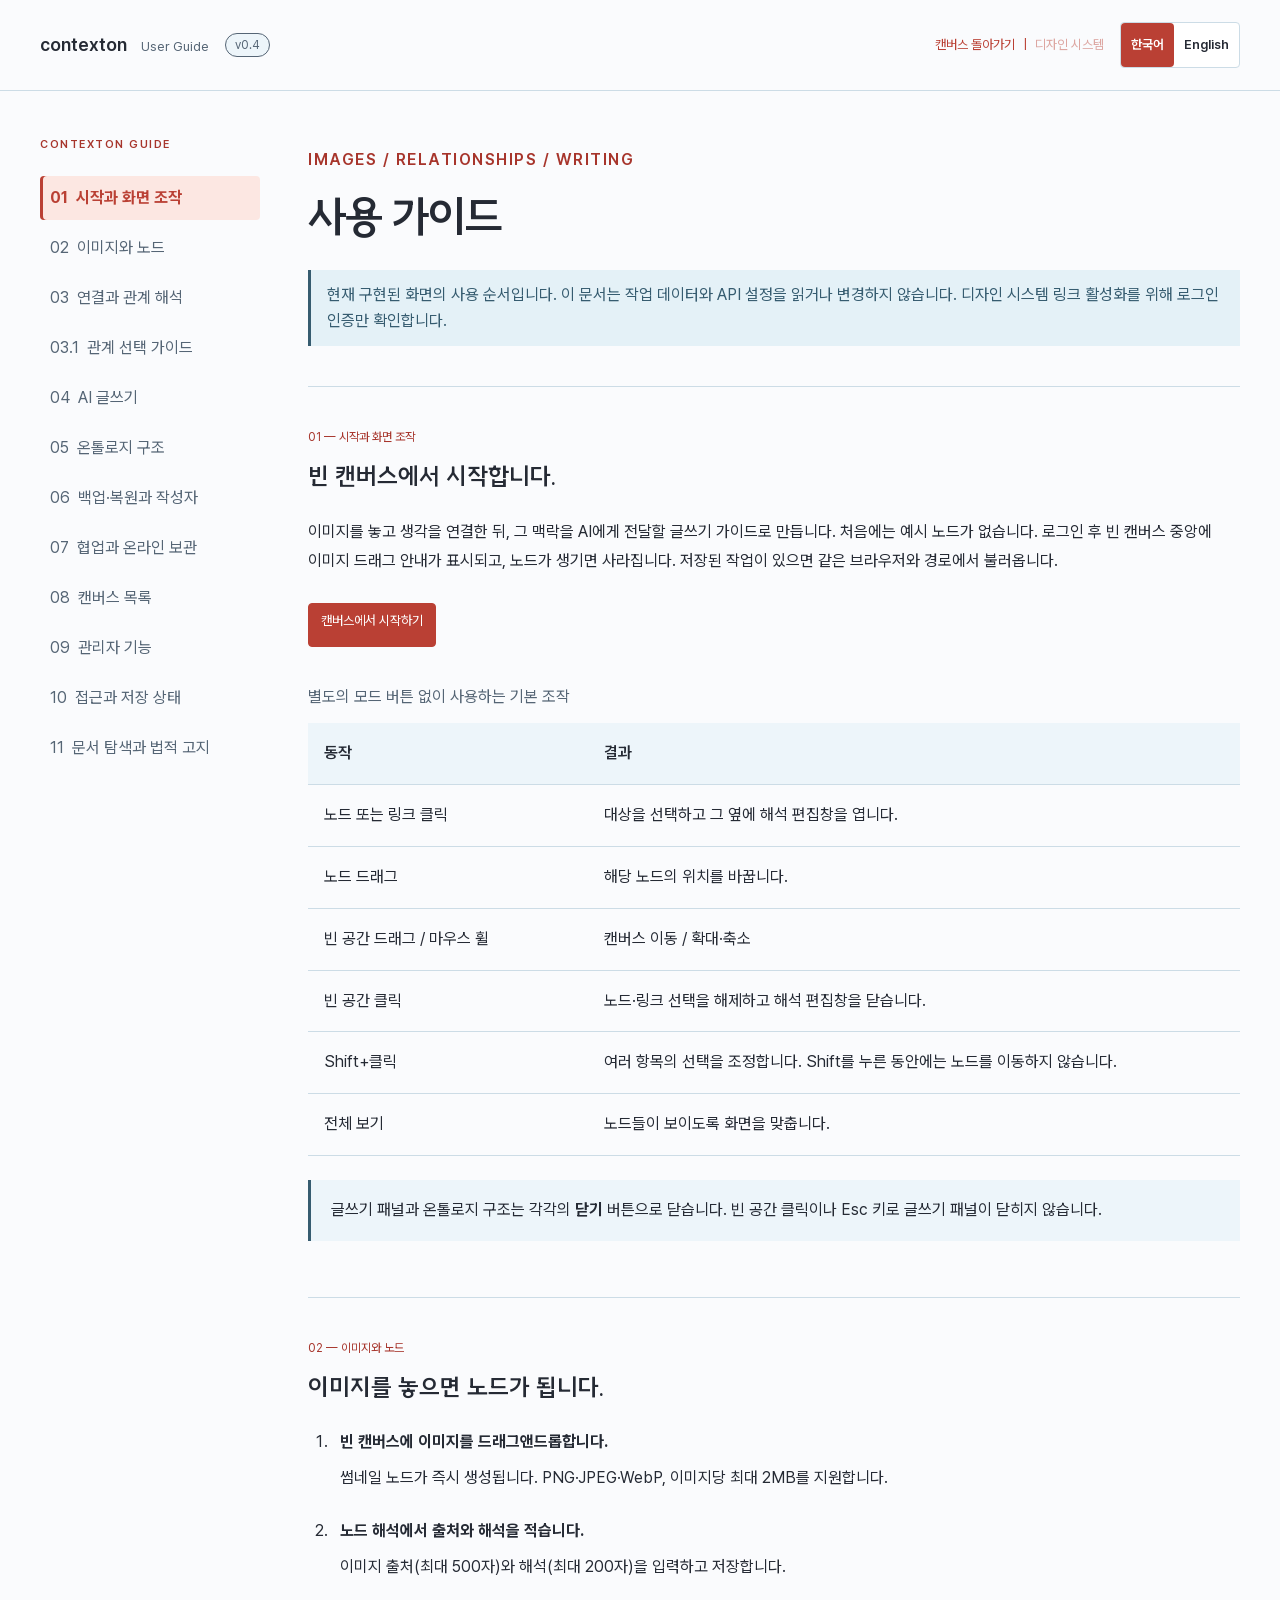
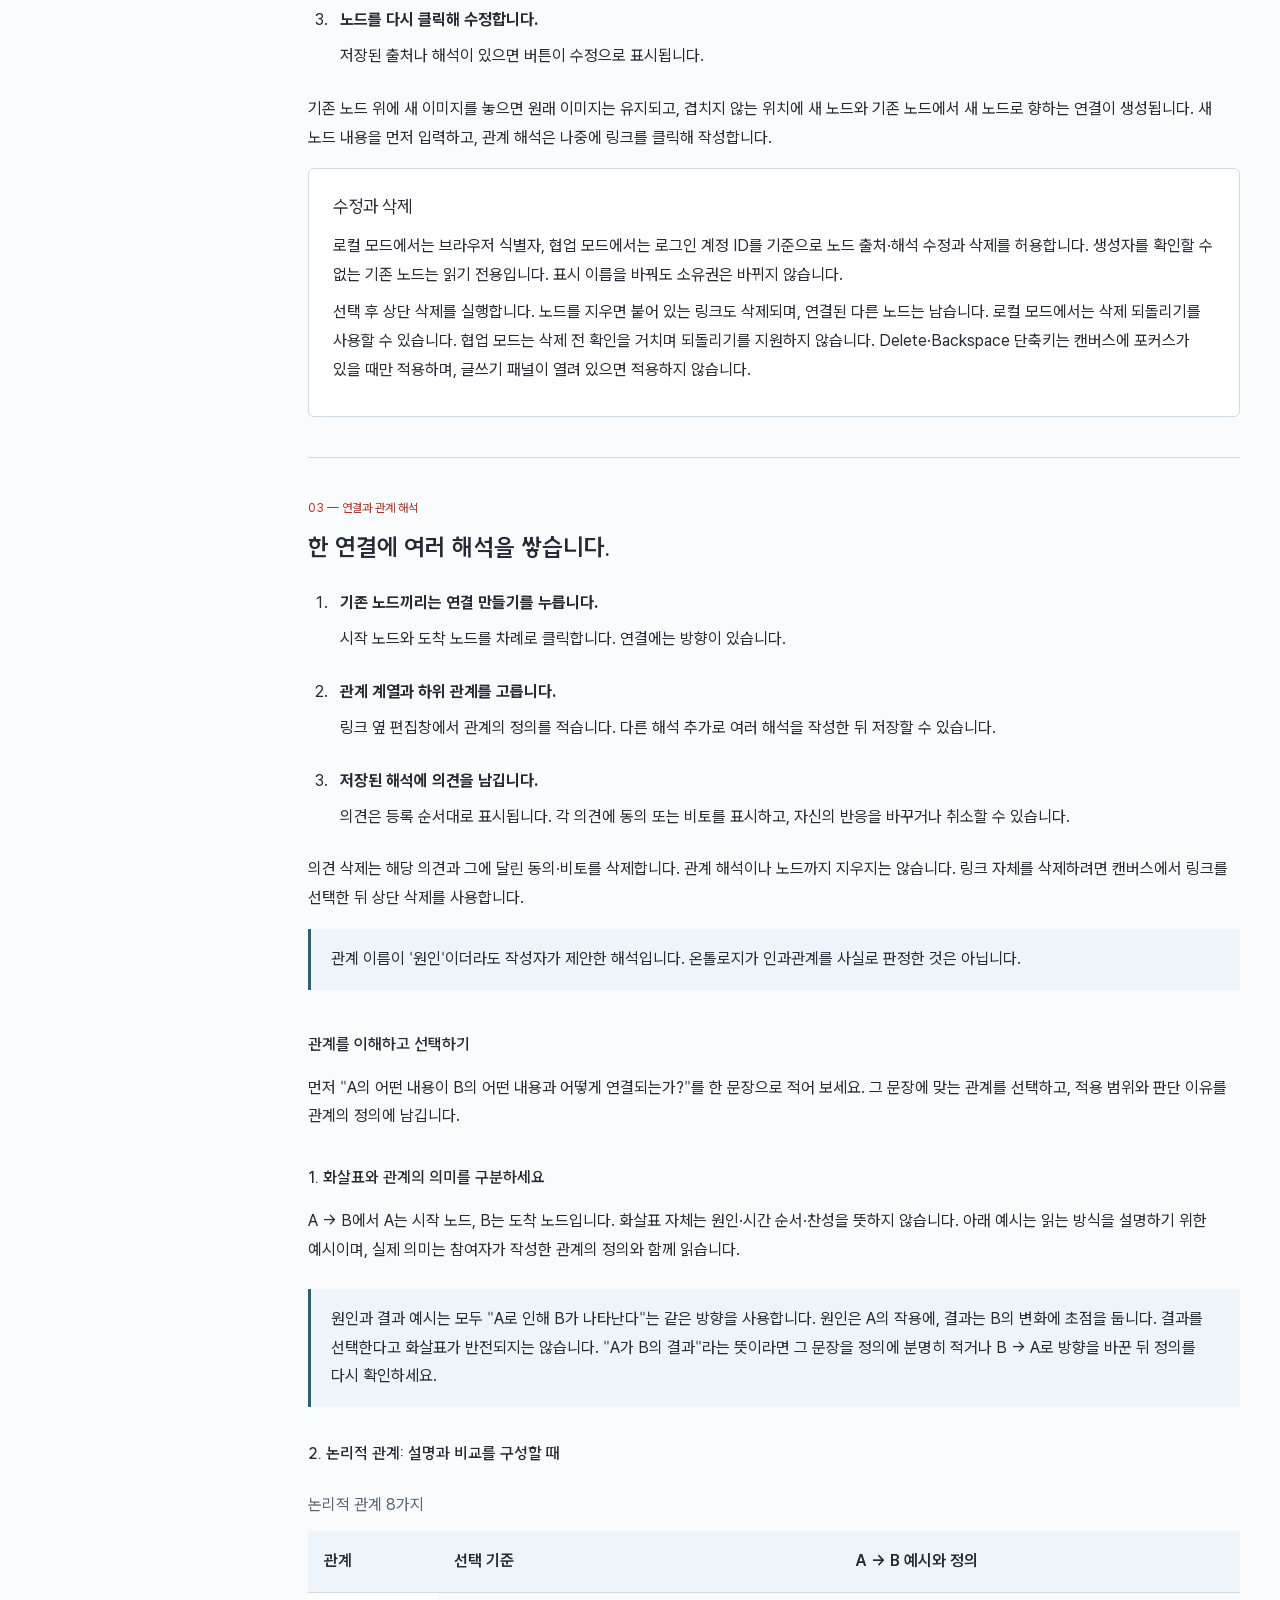
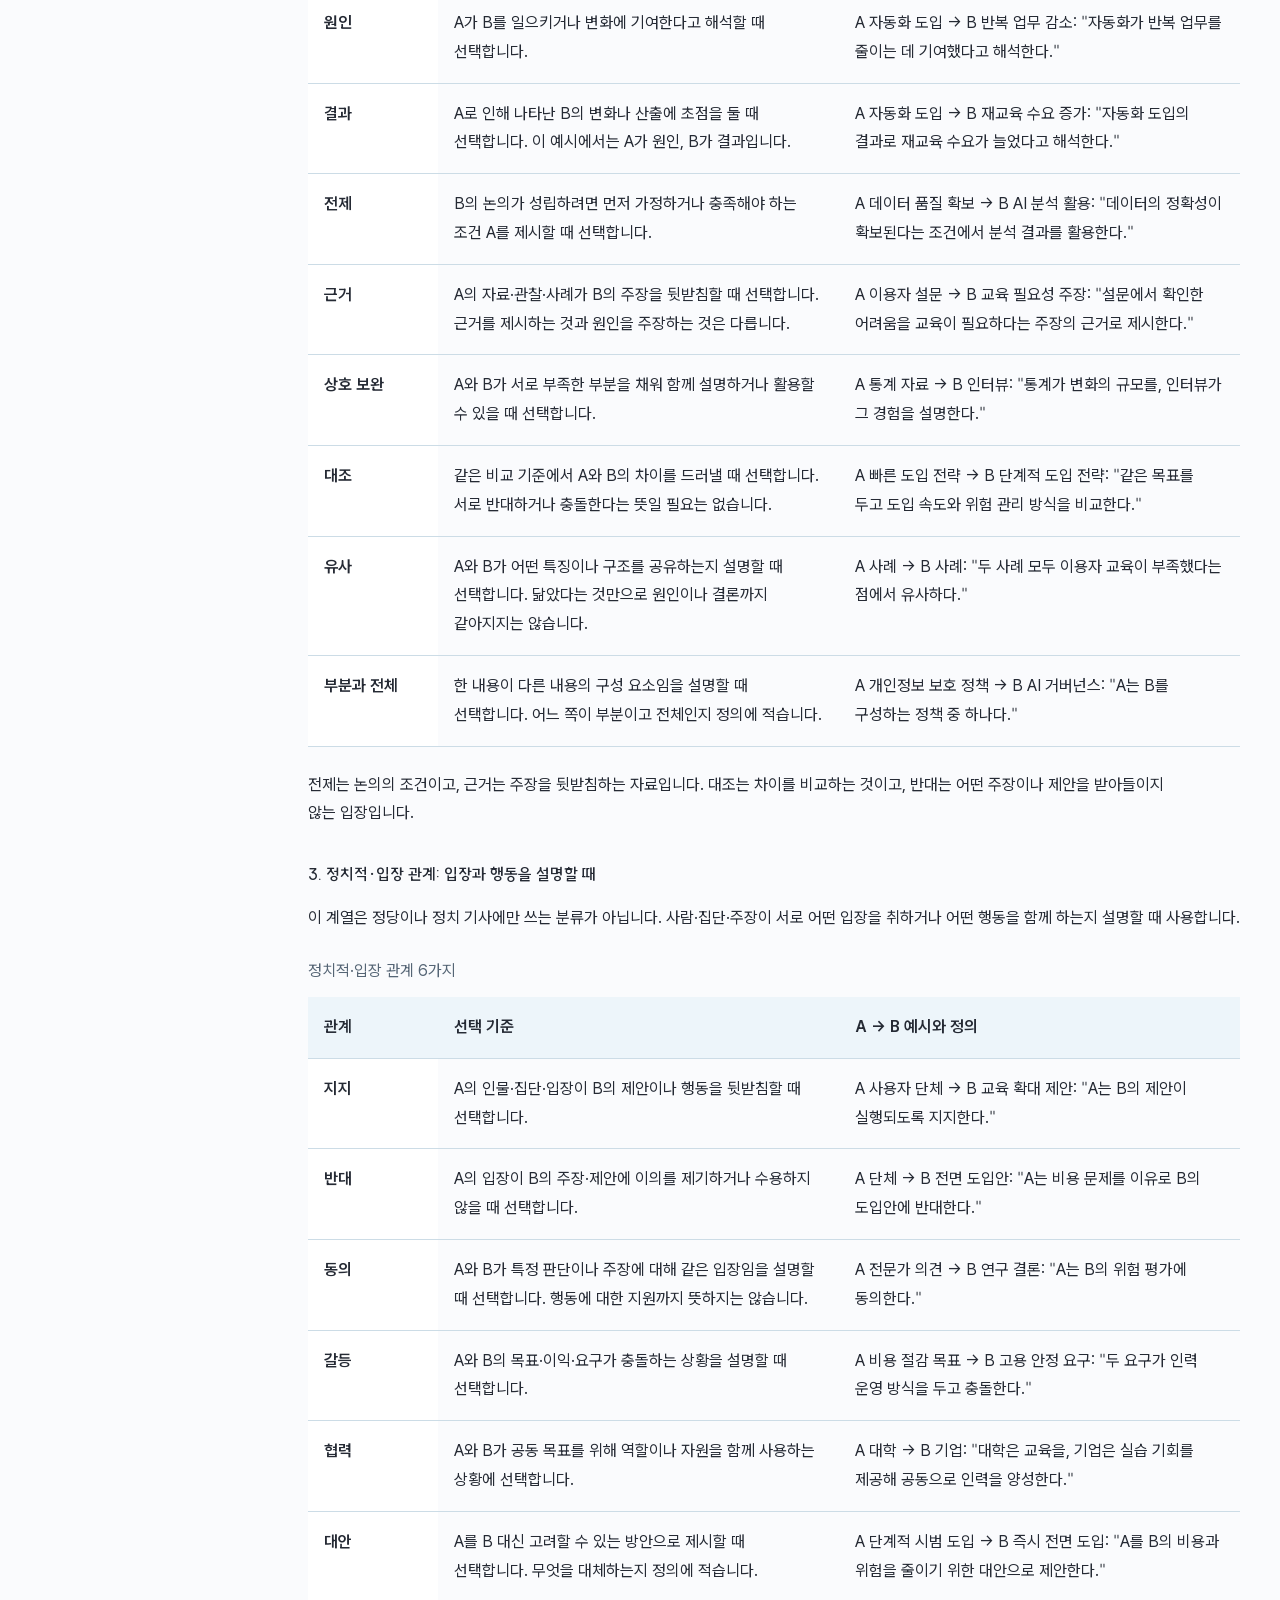
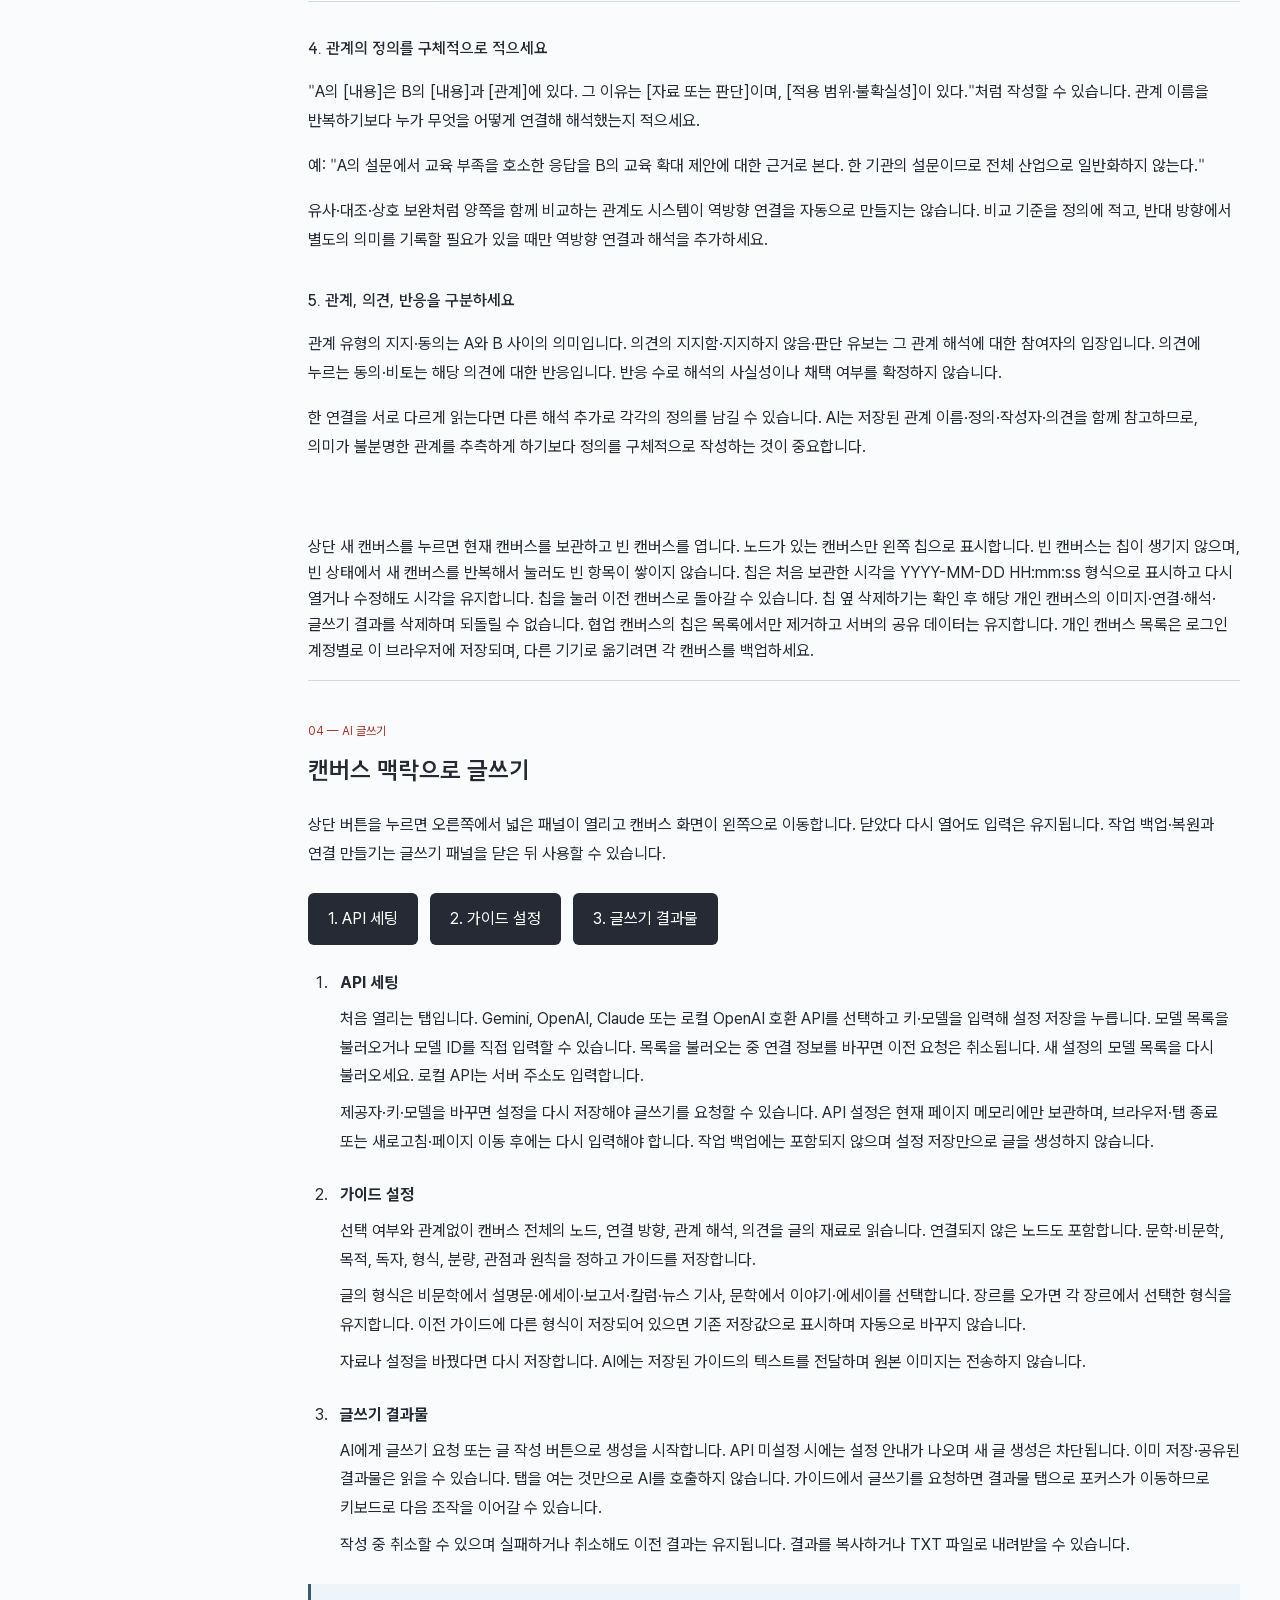
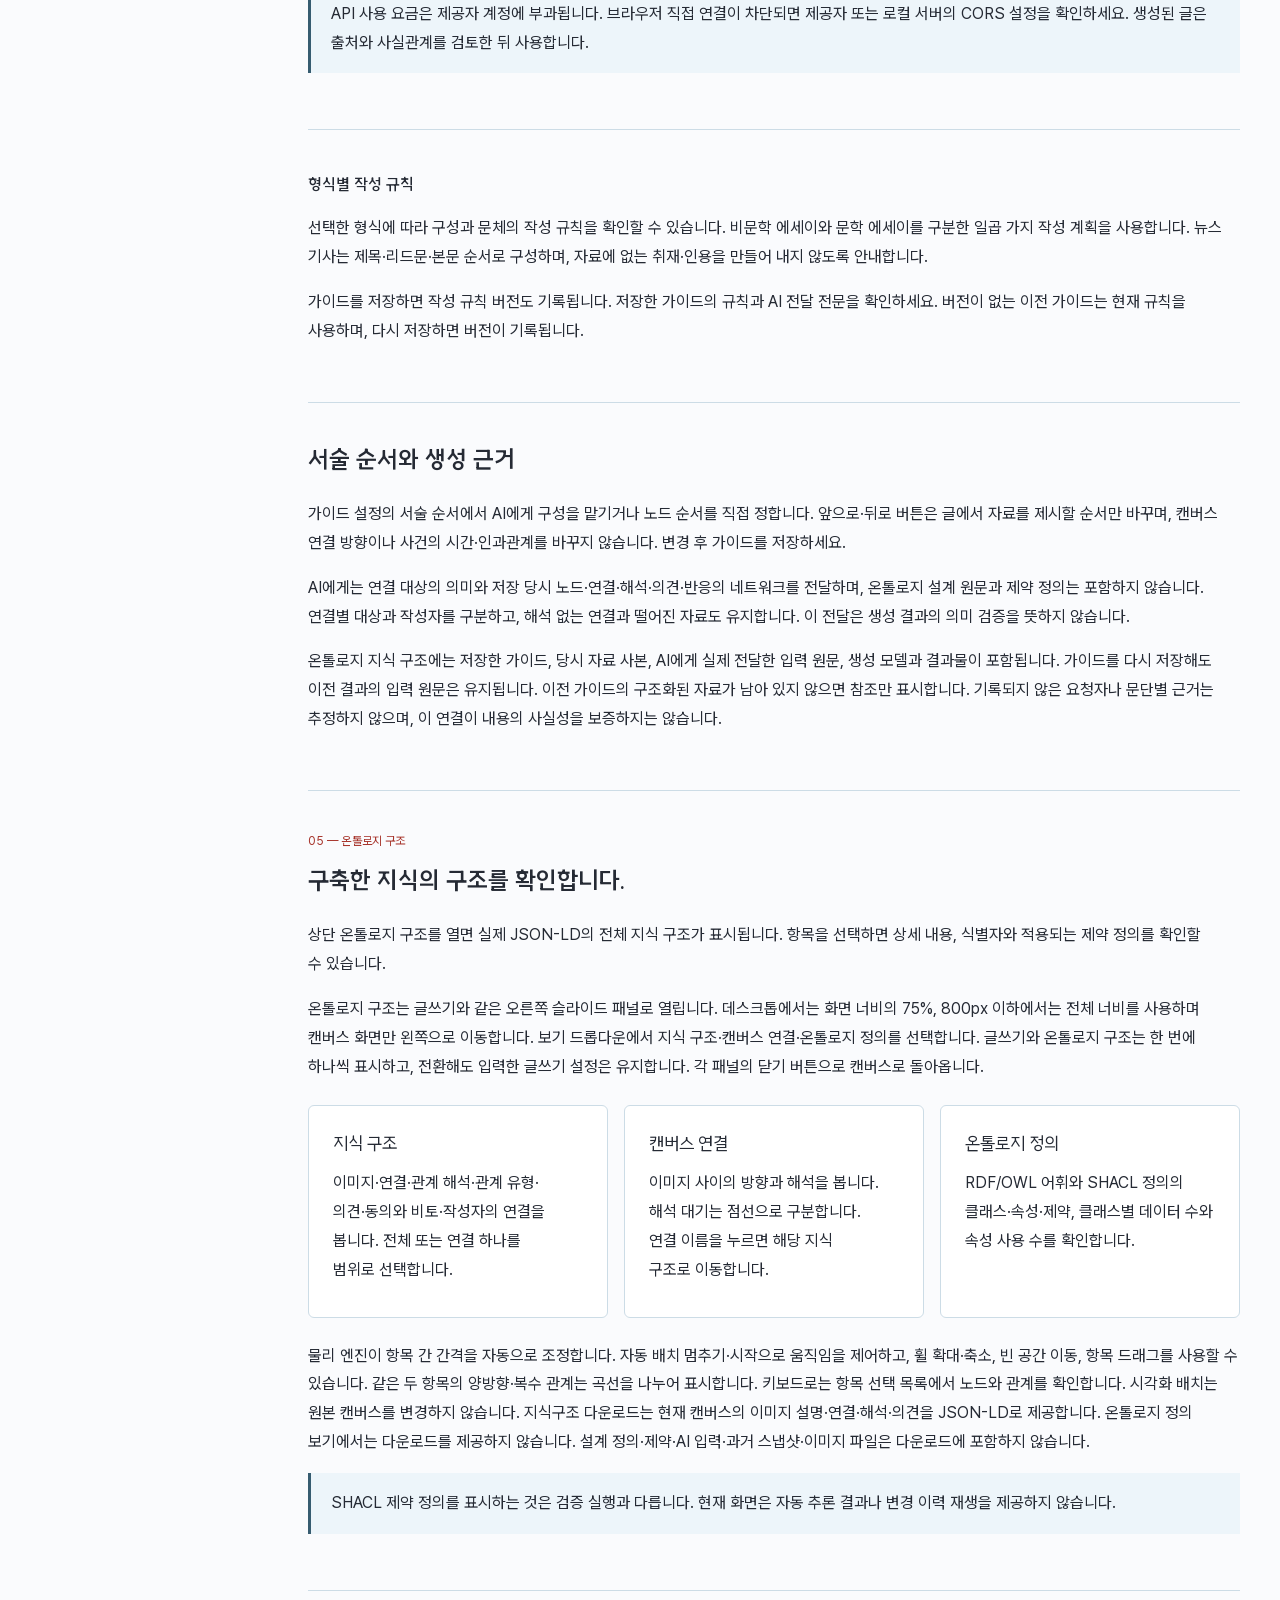
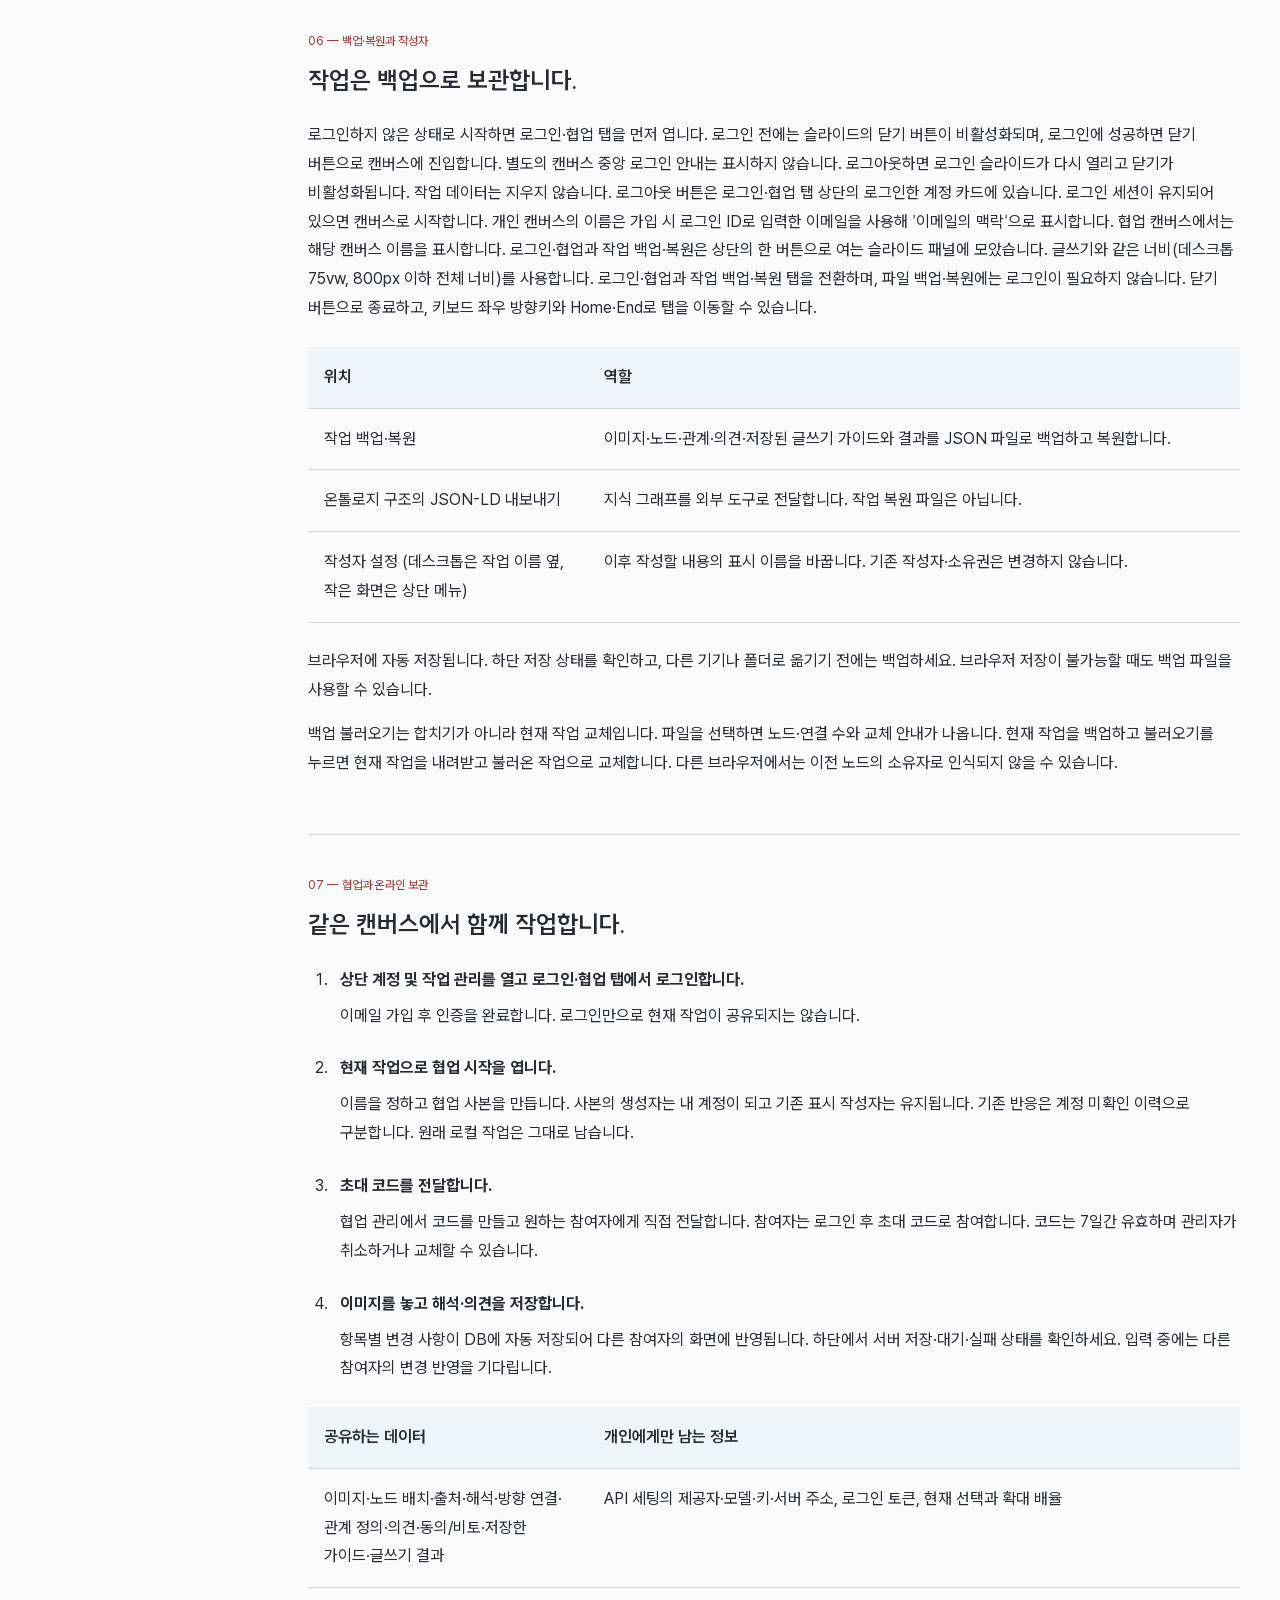
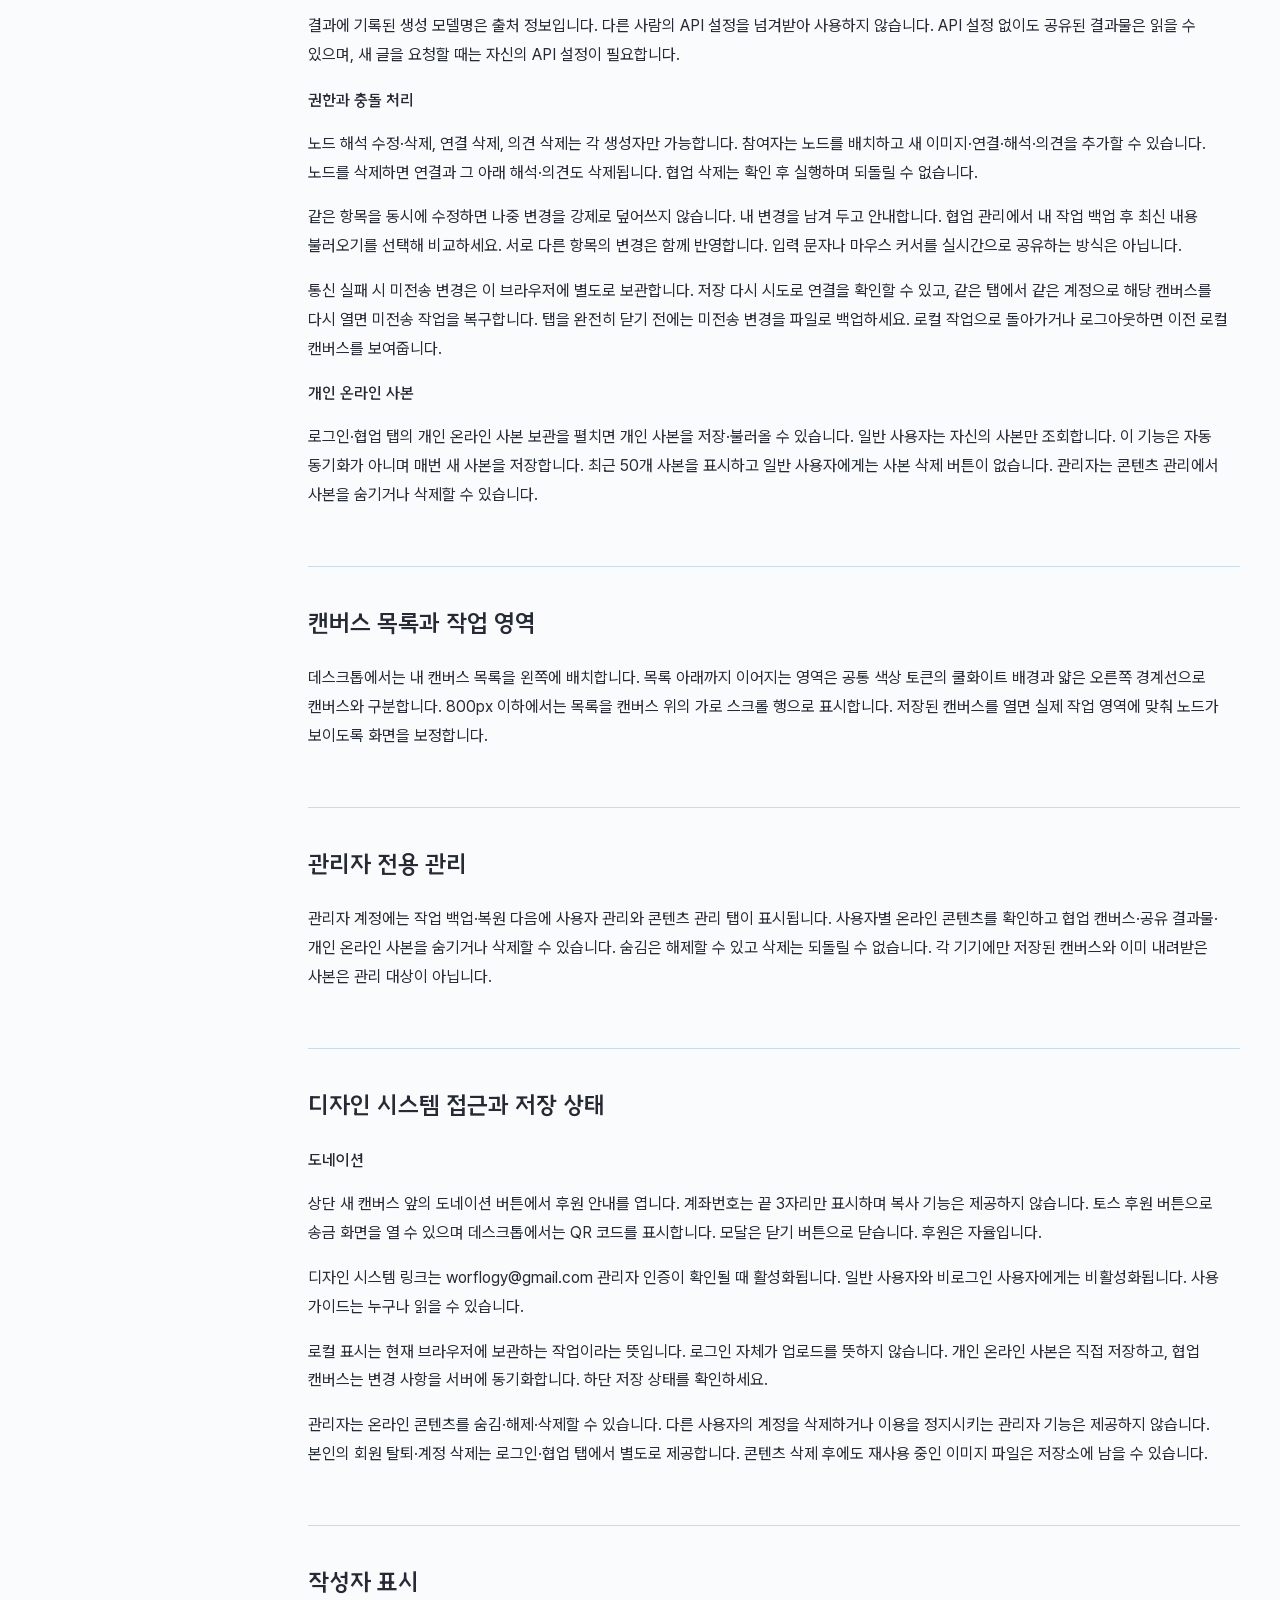
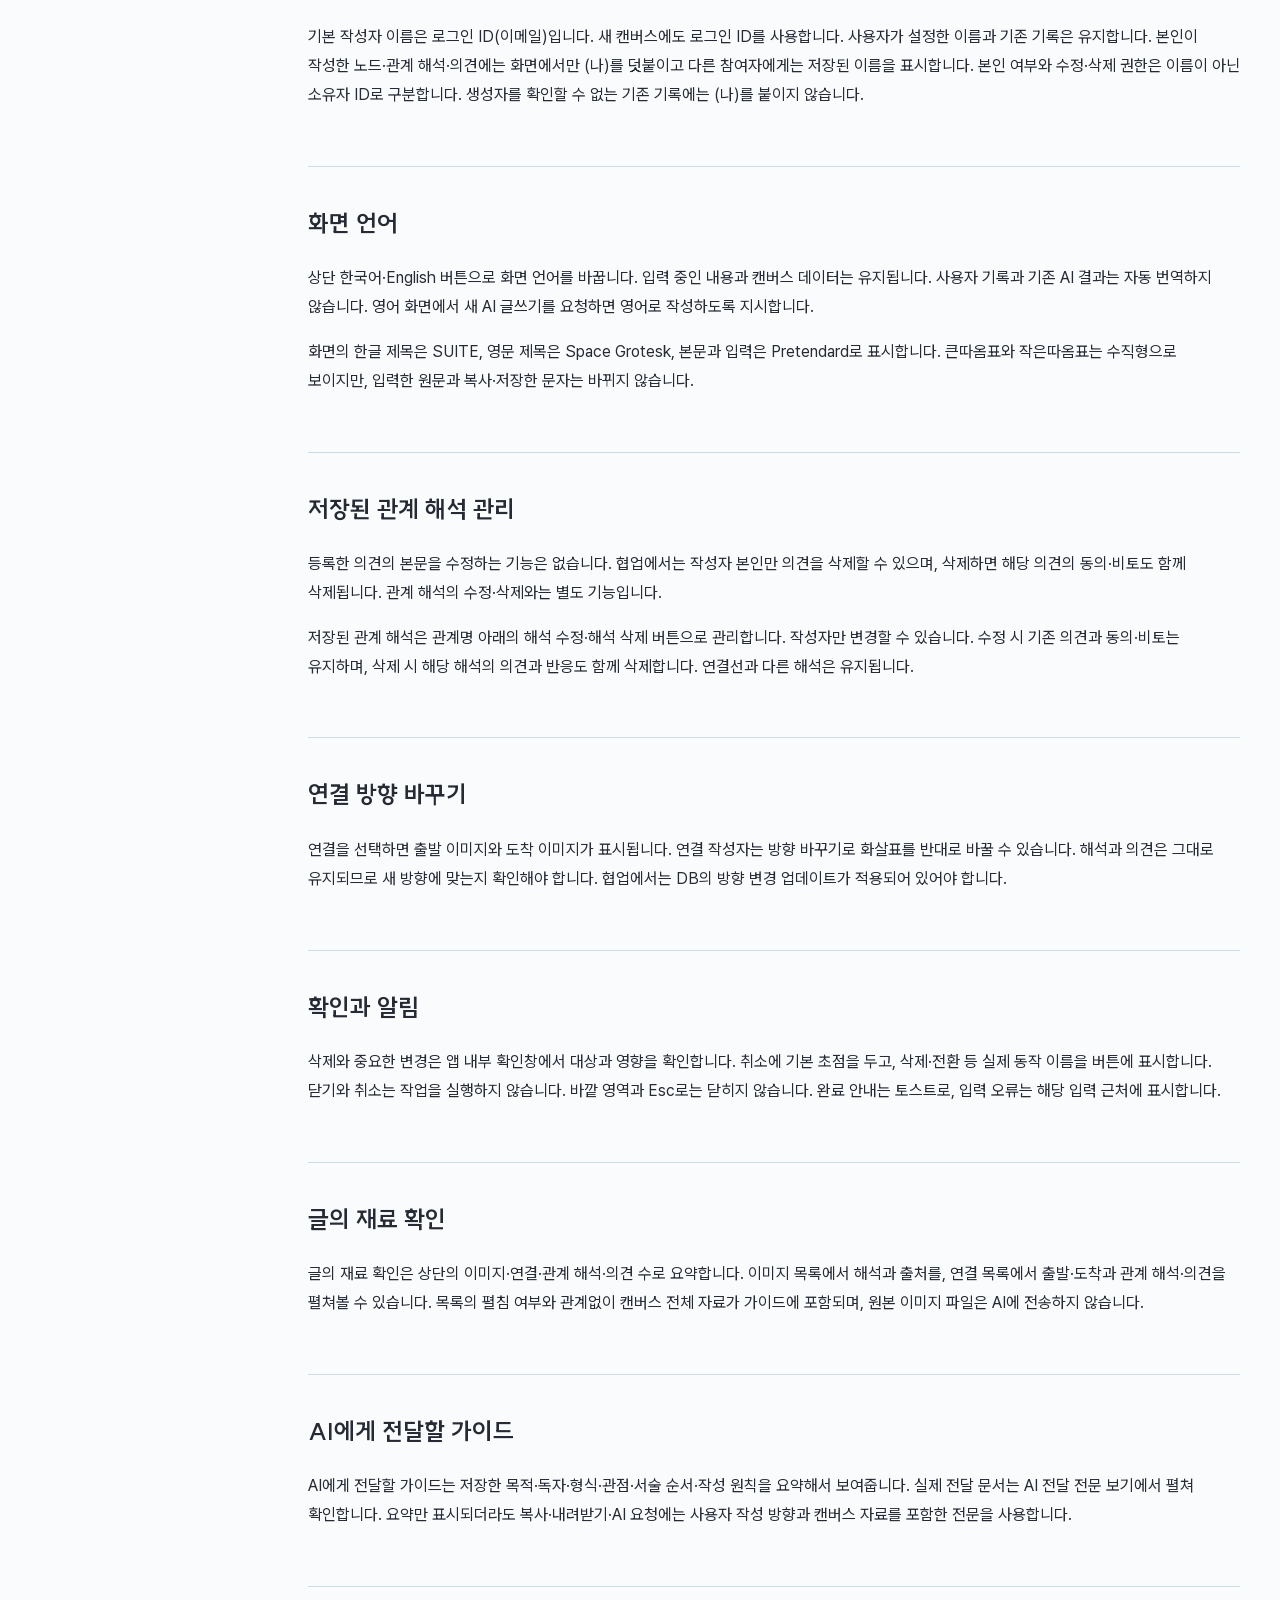
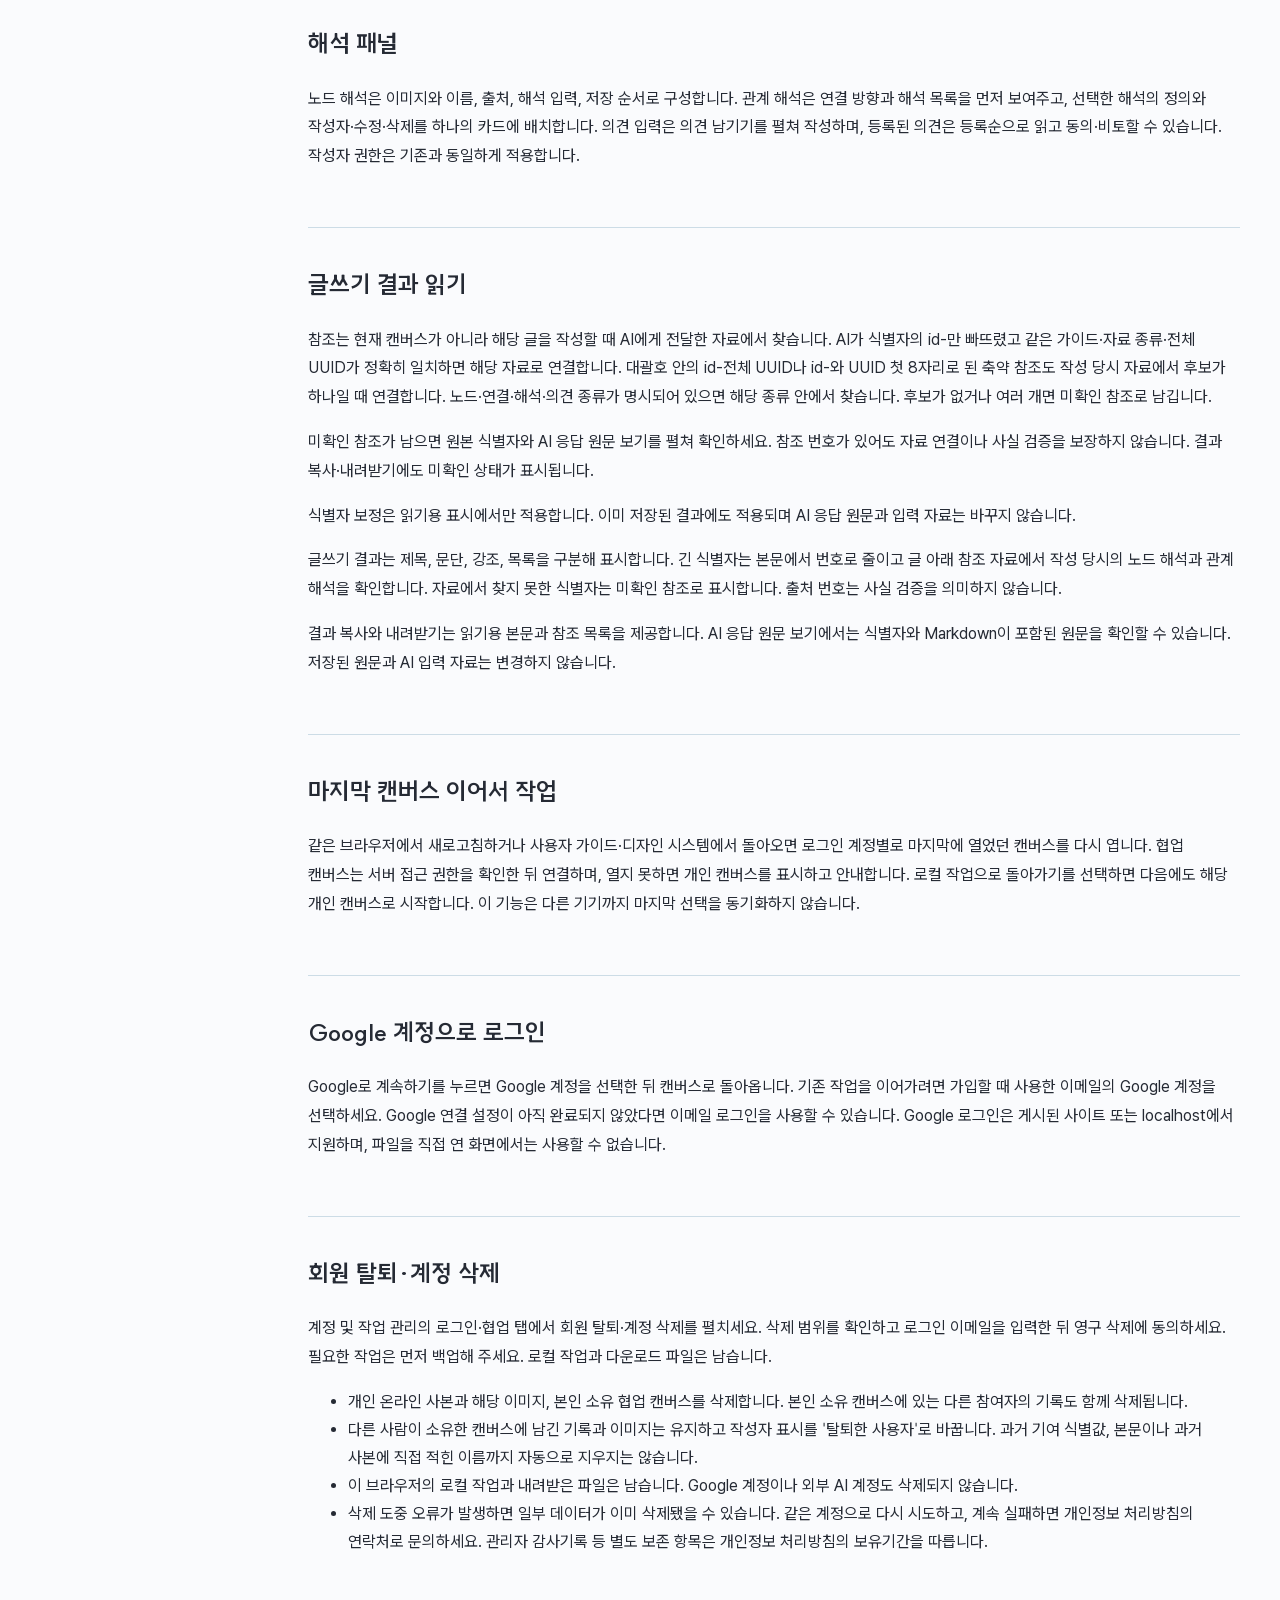
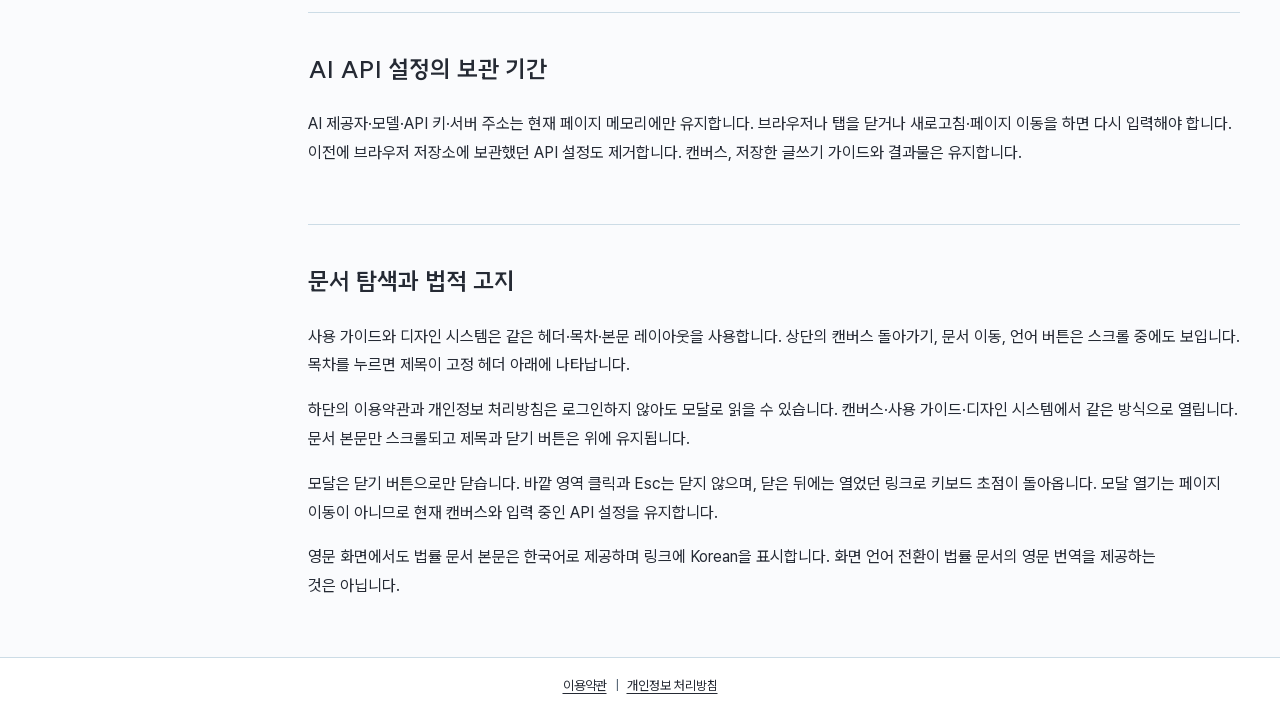
<file: guide-manual.html>
<!doctype html><html lang="ko"><head><meta charset="UTF-8"><meta name="viewport" content="width=device-width,initial-scale=1"><meta name="color-scheme" content="light"><title>contexton — 사용 가이드</title><link rel="stylesheet" href="design-reference/css/style.css?v=941b5b6e13faae18"><link rel="stylesheet" href="design-reference/css/typography.css?v=f6e4a5a55cebd83b"><link rel="stylesheet" href="design-reference/css/design-system.css?v=f78e7f8ce32edcd7"><link rel="stylesheet" href="theme.css?v=d64a4a88b7e1f9f6"><link rel="stylesheet" href="design-reference/contexton.css?v=12108bf36a73d8a9"><link rel="stylesheet" href="documentation.css?v=0961d6e74f3d4a2e"><script src="locale-data.js?v=abe29b069b142de0" defer></script><script src="locale.js?v=a52c397ef0d899e2" defer></script><script src="ui.js?v=29bb7f2cbfd3e06c" defer></script><script src="lib/supabase.js?v=59d39487c3589843" defer></script><script src="supabase-config.js?v=4d1ff416580c5c10" defer></script><link rel="stylesheet" href="design-access.css?v=79f7105a0410fdab"><script src="design-access.js?v=ba312eaeee7ecc5f" defer></script><link rel="stylesheet" href="locale.css?v=59750ebabe1f140a"><link rel="stylesheet" href="legal.css?v=a8fc46f4175d33bb"><link rel="stylesheet" href="documentation-shell.css?v=359adf2e3bee04b7"><script defer src="documentation-shell.js?v=e1803779e4fd15b2"></script><script src="legal-modal.js?v=7c47b718f95e4cfa" defer></script><!-- SEO START -->
<meta name="description" content="contexton의 이미지 노드, 관계 해석, 협업 캔버스와 AI 글쓰기 가이드 사용 방법을 확인하세요."><meta name="robots" content="index, follow"><link rel="canonical" href="https://www.contextonai.com/guide-manual.html"><link rel="alternate" hreflang="ko" href="https://www.contextonai.com/guide-manual.html"><link rel="alternate" hreflang="en" href="https://www.contextonai.com/guide-manual-en.html"><link rel="alternate" hreflang="x-default" href="https://www.contextonai.com/guide-manual.html"><meta property="og:type" content="website"><meta property="og:site_name" content="contexton"><meta property="og:title" content="contexton — 사용 가이드"><meta property="og:description" content="contexton의 이미지 노드, 관계 해석, 협업 캔버스와 AI 글쓰기 가이드 사용 방법을 확인하세요."><meta property="og:url" content="https://www.contextonai.com/guide-manual.html"><meta property="og:locale" content="ko_KR"><meta property="og:locale:alternate" content="en_US"><meta property="og:image" content="https://www.contextonai.com/share-card.png"><meta property="og:image:width" content="1200"><meta property="og:image:height" content="630"><meta name="twitter:card" content="summary_large_image"><meta name="twitter:title" content="contexton — 사용 가이드"><meta name="twitter:description" content="contexton의 이미지 노드, 관계 해석, 협업 캔버스와 AI 글쓰기 가이드 사용 방법을 확인하세요."><meta name="twitter:image" content="https://www.contextonai.com/share-card.png"><script type="application/ld+json">{"@context":"https://schema.org","@type":"WebPage","name":"contexton — 사용 가이드","url":"https://www.contextonai.com/guide-manual.html","description":"contexton의 이미지 노드, 관계 해석, 협업 캔버스와 AI 글쓰기 가이드 사용 방법을 확인하세요.","inLanguage":"ko","publisher":{"@type":"Organization","name":"WORFLOGY Inc."}}</script>
<!-- SEO END --></head><body data-page="guide" class="ds-page documentation-page"><a class="skip-link" href="#ds-main">본문 바로가기</a><header class="ds-header"><a href="index.html" class="ds-brand">contexton <span>User Guide</span></a><span class="wf-badge wf-badge--neutral">v0.4</span><nav class="ds-back" aria-label="페이지 이동"><a href="index.html">캔버스 돌아가기</a><span aria-hidden="true">|</span><a data-design-link role="link" tabindex="0" aria-disabled="true" title="관리자만 사용할 수 있습니다.">디자인 시스템</a></nav></header><div class="ds-layout"><nav class="ds-nav" aria-label="사용 가이드 목차"><span class="ds-eyebrow">CONTEXTON GUIDE</span><a href="#workspace"><span>01</span>시작과 화면 조작</a><a href="#nodes"><span>02</span>이미지와 노드</a><a href="#relationships"><span>03</span>연결과 관계 해석</a><a href="#relation-selection"><span>03.1</span>관계 선택 가이드</a><a href="#writing"><span>04</span>AI 글쓰기</a><a href="#ontology"><span>05</span>온톨로지 구조</a><a href="#backup"><span>06</span>백업·복원과 작성자</a><a href="#cloud"><span>07</span>협업과 온라인 보관</a><a href="#canvas-list"><span>08</span>캔버스 목록</a><a href="#administration"><span>09</span>관리자 기능</a><a href="#access"><span>10</span>접근과 저장 상태</a><a href="#documentation-and-legal"><span>11</span>문서 탐색과 법적 고지</a></nav><main class="ds-main" id="ds-main"><div class="ds-hero guide-hero"><p class="ds-eyebrow">IMAGES / RELATIONSHIPS / WRITING</p><h1>사용 가이드</h1><p class="viewer-notice wf-notice">현재 구현된 화면의 사용 순서입니다. 이 문서는 작업 데이터와 API 설정을 읽거나 변경하지 않습니다. 디자인 시스템 링크 활성화를 위해 로그인 인증만 확인합니다.</p></div><section id="workspace" class="ds-section"><div class="section-heading"><div><span class="eyebrow">01 — 시작과 화면 조작</span><h2>빈 캔버스에서 시작합니다.</h2></div></div><p>이미지를 놓고 생각을 연결한 뒤, 그 맥락을 AI에게 전달할 글쓰기 가이드로 만듭니다. 처음에는 예시 노드가 없습니다. 로그인 후 빈 캔버스 중앙에 이미지 드래그 안내가 표시되고, 노드가 생기면 사라집니다. 저장된 작업이 있으면 같은 브라우저와 경로에서 불러옵니다.</p><a class="primary-button wf-button wf-button--primary" href="index.html">캔버스에서 시작하기</a><div class="doc-table"><table><caption>별도의 모드 버튼 없이 사용하는 기본 조작</caption><thead><tr><th>동작</th><th>결과</th></tr></thead><tbody><tr><td>노드 또는 링크 클릭</td><td>대상을 선택하고 그 옆에 해석 편집창을 엽니다.</td></tr><tr><td>노드 드래그</td><td>해당 노드의 위치를 바꿉니다.</td></tr><tr><td>빈 공간 드래그 / 마우스 휠</td><td>캔버스 이동 / 확대·축소</td></tr><tr><td>빈 공간 클릭</td><td>노드·링크 선택을 해제하고 해석 편집창을 닫습니다.</td></tr><tr><td>Shift+클릭</td><td>여러 항목의 선택을 조정합니다. Shift를 누른 동안에는 노드를 이동하지 않습니다.</td></tr><tr><td>전체 보기</td><td>노드들이 보이도록 화면을 맞춥니다.</td></tr></tbody></table></div><p class="doc-note">글쓰기 패널과 온톨로지 구조는 각각의 <strong>닫기</strong> 버튼으로 닫습니다. 빈 공간 클릭이나 Esc 키로 글쓰기 패널이 닫히지 않습니다.</p></section>
<section id="nodes" class="ds-section"><div class="section-heading"><div><span class="eyebrow">02 — 이미지와 노드</span><h2>이미지를 놓으면 노드가 됩니다.</h2></div></div><ol class="doc-steps"><li><strong>빈 캔버스에 이미지를 드래그앤드롭합니다.</strong><p>썸네일 노드가 즉시 생성됩니다. PNG·JPEG·WebP, 이미지당 최대 2MB를 지원합니다.</p></li><li><strong>노드 해석에서 출처와 해석을 적습니다.</strong><p>이미지 출처(최대 500자)와 해석(최대 200자)을 입력하고 저장합니다.</p></li><li><strong>노드를 다시 클릭해 수정합니다.</strong><p>저장된 출처나 해석이 있으면 버튼이 수정으로 표시됩니다.</p></li></ol><p>기존 노드 위에 새 이미지를 놓으면 원래 이미지는 유지되고, 겹치지 않는 위치에 새 노드와 기존 노드에서 새 노드로 향하는 연결이 생성됩니다. 새 노드 내용을 먼저 입력하고, 관계 해석은 나중에 링크를 클릭해 작성합니다.</p><div class="doc-card"><h3>수정과 삭제</h3><p>로컬 모드에서는 브라우저 식별자, 협업 모드에서는 로그인 계정 ID를 기준으로 노드 출처·해석 수정과 삭제를 허용합니다. 생성자를 확인할 수 없는 기존 노드는 읽기 전용입니다. 표시 이름을 바꿔도 소유권은 바뀌지 않습니다.</p><p>선택 후 상단 삭제를 실행합니다. 노드를 지우면 붙어 있는 링크도 삭제되며, 연결된 다른 노드는 남습니다. 로컬 모드에서는 삭제 되돌리기를 사용할 수 있습니다. 협업 모드는 삭제 전 확인을 거치며 되돌리기를 지원하지 않습니다. Delete·Backspace 단축키는 캔버스에 포커스가 있을 때만 적용하며, 글쓰기 패널이 열려 있으면 적용하지 않습니다.</p></div></section>
<section id="relationships" class="ds-section"><div class="section-heading"><div><span class="eyebrow">03 — 연결과 관계 해석</span><h2>한 연결에 여러 해석을 쌓습니다.</h2></div></div><ol class="doc-steps"><li><strong>기존 노드끼리는 연결 만들기를 누릅니다.</strong><p>시작 노드와 도착 노드를 차례로 클릭합니다. 연결에는 방향이 있습니다.</p></li><li><strong>관계 계열과 하위 관계를 고릅니다.</strong><p>링크 옆 편집창에서 관계의 정의를 적습니다. 다른 해석 추가로 여러 해석을 작성한 뒤 저장할 수 있습니다.</p></li><li><strong>저장된 해석에 의견을 남깁니다.</strong><p>의견은 등록 순서대로 표시됩니다. 각 의견에 동의 또는 비토를 표시하고, 자신의 반응을 바꾸거나 취소할 수 있습니다.</p></li></ol><p>의견 삭제는 해당 의견과 그에 달린 동의·비토를 삭제합니다. 관계 해석이나 노드까지 지우지는 않습니다. 링크 자체를 삭제하려면 캔버스에서 링크를 선택한 뒤 상단 삭제를 사용합니다.</p><p class="doc-note">관계 이름이 ‘원인’이더라도 작성자가 제안한 해석입니다. 온톨로지가 인과관계를 사실로 판정한 것은 아닙니다.</p><div id="relation-selection" class="relation-selection-guide"><h3>관계를 이해하고 선택하기</h3><p>먼저 “A의 어떤 내용이 B의 어떤 내용과 어떻게 연결되는가?”를 한 문장으로 적어 보세요. 그 문장에 맞는 관계를 선택하고, 적용 범위와 판단 이유를 관계의 정의에 남깁니다.</p><h3>1. 화살표와 관계의 의미를 구분하세요</h3><p>A → B에서 A는 시작 노드, B는 도착 노드입니다. 화살표 자체는 원인·시간 순서·찬성을 뜻하지 않습니다. 아래 예시는 읽는 방식을 설명하기 위한 예시이며, 실제 의미는 참여자가 작성한 관계의 정의와 함께 읽습니다.</p><div class="doc-note"><p>원인과 결과 예시는 모두 “A로 인해 B가 나타난다”는 같은 방향을 사용합니다. 원인은 A의 작용에, 결과는 B의 변화에 초점을 둡니다. 결과를 선택한다고 화살표가 반전되지는 않습니다. “A가 B의 결과”라는 뜻이라면 그 문장을 정의에 분명히 적거나 B → A로 방향을 바꾼 뒤 정의를 다시 확인하세요.</p></div><h3>2. 논리적 관계: 설명과 비교를 구성할 때</h3><div class="doc-table"><table><caption>논리적 관계 8가지</caption><thead><tr><th scope="col">관계</th><th scope="col">선택 기준</th><th scope="col">A → B 예시와 정의</th></tr></thead><tbody><tr><th scope="row">원인</th><td><span class="relation-cell-label" aria-hidden="true">선택 기준</span>A가 B를 일으키거나 변화에 기여한다고 해석할 때 선택합니다.</td><td><span class="relation-cell-label" aria-hidden="true">A → B 예시와 정의</span>A 자동화 도입 → B 반복 업무 감소: “자동화가 반복 업무를 줄이는 데 기여했다고 해석한다.”</td></tr><tr><th scope="row">결과</th><td><span class="relation-cell-label" aria-hidden="true">선택 기준</span>A로 인해 나타난 B의 변화나 산출에 초점을 둘 때 선택합니다. 이 예시에서는 A가 원인, B가 결과입니다.</td><td><span class="relation-cell-label" aria-hidden="true">A → B 예시와 정의</span>A 자동화 도입 → B 재교육 수요 증가: “자동화 도입의 결과로 재교육 수요가 늘었다고 해석한다.”</td></tr><tr><th scope="row">전제</th><td><span class="relation-cell-label" aria-hidden="true">선택 기준</span>B의 논의가 성립하려면 먼저 가정하거나 충족해야 하는 조건 A를 제시할 때 선택합니다.</td><td><span class="relation-cell-label" aria-hidden="true">A → B 예시와 정의</span>A 데이터 품질 확보 → B AI 분석 활용: “데이터의 정확성이 확보된다는 조건에서 분석 결과를 활용한다.”</td></tr><tr><th scope="row">근거</th><td><span class="relation-cell-label" aria-hidden="true">선택 기준</span>A의 자료·관찰·사례가 B의 주장을 뒷받침할 때 선택합니다. 근거를 제시하는 것과 원인을 주장하는 것은 다릅니다.</td><td><span class="relation-cell-label" aria-hidden="true">A → B 예시와 정의</span>A 이용자 설문 → B 교육 필요성 주장: “설문에서 확인한 어려움을 교육이 필요하다는 주장의 근거로 제시한다.”</td></tr><tr><th scope="row">상호 보완</th><td><span class="relation-cell-label" aria-hidden="true">선택 기준</span>A와 B가 서로 부족한 부분을 채워 함께 설명하거나 활용할 수 있을 때 선택합니다.</td><td><span class="relation-cell-label" aria-hidden="true">A → B 예시와 정의</span>A 통계 자료 → B 인터뷰: “통계가 변화의 규모를, 인터뷰가 그 경험을 설명한다.”</td></tr><tr><th scope="row">대조</th><td><span class="relation-cell-label" aria-hidden="true">선택 기준</span>같은 비교 기준에서 A와 B의 차이를 드러낼 때 선택합니다. 서로 반대하거나 충돌한다는 뜻일 필요는 없습니다.</td><td><span class="relation-cell-label" aria-hidden="true">A → B 예시와 정의</span>A 빠른 도입 전략 → B 단계적 도입 전략: “같은 목표를 두고 도입 속도와 위험 관리 방식을 비교한다.”</td></tr><tr><th scope="row">유사</th><td><span class="relation-cell-label" aria-hidden="true">선택 기준</span>A와 B가 어떤 특징이나 구조를 공유하는지 설명할 때 선택합니다. 닮았다는 것만으로 원인이나 결론까지 같아지지는 않습니다.</td><td><span class="relation-cell-label" aria-hidden="true">A → B 예시와 정의</span>A 사례 → B 사례: “두 사례 모두 이용자 교육이 부족했다는 점에서 유사하다.”</td></tr><tr><th scope="row">부분과 전체</th><td><span class="relation-cell-label" aria-hidden="true">선택 기준</span>한 내용이 다른 내용의 구성 요소임을 설명할 때 선택합니다. 어느 쪽이 부분이고 전체인지 정의에 적습니다.</td><td><span class="relation-cell-label" aria-hidden="true">A → B 예시와 정의</span>A 개인정보 보호 정책 → B AI 거버넌스: “A는 B를 구성하는 정책 중 하나다.”</td></tr></tbody></table></div><p>전제는 논의의 조건이고, 근거는 주장을 뒷받침하는 자료입니다. 대조는 차이를 비교하는 것이고, 반대는 어떤 주장이나 제안을 받아들이지 않는 입장입니다.</p><h3>3. 정치적·입장 관계: 입장과 행동을 설명할 때</h3><p>이 계열은 정당이나 정치 기사에만 쓰는 분류가 아닙니다. 사람·집단·주장이 서로 어떤 입장을 취하거나 어떤 행동을 함께 하는지 설명할 때 사용합니다.</p><div class="doc-table"><table><caption>정치적·입장 관계 6가지</caption><thead><tr><th scope="col">관계</th><th scope="col">선택 기준</th><th scope="col">A → B 예시와 정의</th></tr></thead><tbody><tr><th scope="row">지지</th><td><span class="relation-cell-label" aria-hidden="true">선택 기준</span>A의 인물·집단·입장이 B의 제안이나 행동을 뒷받침할 때 선택합니다.</td><td><span class="relation-cell-label" aria-hidden="true">A → B 예시와 정의</span>A 사용자 단체 → B 교육 확대 제안: “A는 B의 제안이 실행되도록 지지한다.”</td></tr><tr><th scope="row">반대</th><td><span class="relation-cell-label" aria-hidden="true">선택 기준</span>A의 입장이 B의 주장·제안에 이의를 제기하거나 수용하지 않을 때 선택합니다.</td><td><span class="relation-cell-label" aria-hidden="true">A → B 예시와 정의</span>A 단체 → B 전면 도입안: “A는 비용 문제를 이유로 B의 도입안에 반대한다.”</td></tr><tr><th scope="row">동의</th><td><span class="relation-cell-label" aria-hidden="true">선택 기준</span>A와 B가 특정 판단이나 주장에 대해 같은 입장임을 설명할 때 선택합니다. 행동에 대한 지원까지 뜻하지는 않습니다.</td><td><span class="relation-cell-label" aria-hidden="true">A → B 예시와 정의</span>A 전문가 의견 → B 연구 결론: “A는 B의 위험 평가에 동의한다.”</td></tr><tr><th scope="row">갈등</th><td><span class="relation-cell-label" aria-hidden="true">선택 기준</span>A와 B의 목표·이익·요구가 충돌하는 상황을 설명할 때 선택합니다.</td><td><span class="relation-cell-label" aria-hidden="true">A → B 예시와 정의</span>A 비용 절감 목표 → B 고용 안정 요구: “두 요구가 인력 운영 방식을 두고 충돌한다.”</td></tr><tr><th scope="row">협력</th><td><span class="relation-cell-label" aria-hidden="true">선택 기준</span>A와 B가 공동 목표를 위해 역할이나 자원을 함께 사용하는 상황에 선택합니다.</td><td><span class="relation-cell-label" aria-hidden="true">A → B 예시와 정의</span>A 대학 → B 기업: “대학은 교육을, 기업은 실습 기회를 제공해 공동으로 인력을 양성한다.”</td></tr><tr><th scope="row">대안</th><td><span class="relation-cell-label" aria-hidden="true">선택 기준</span>A를 B 대신 고려할 수 있는 방안으로 제시할 때 선택합니다. 무엇을 대체하는지 정의에 적습니다.</td><td><span class="relation-cell-label" aria-hidden="true">A → B 예시와 정의</span>A 단계적 시범 도입 → B 즉시 전면 도입: “A를 B의 비용과 위험을 줄이기 위한 대안으로 제안한다.”</td></tr></tbody></table></div><h3>4. 관계의 정의를 구체적으로 적으세요</h3><p>“A의 [내용]은 B의 [내용]과 [관계]에 있다. 그 이유는 [자료 또는 판단]이며, [적용 범위·불확실성]이 있다.”처럼 작성할 수 있습니다. 관계 이름을 반복하기보다 누가 무엇을 어떻게 연결해 해석했는지 적으세요.</p><p>예: “A의 설문에서 교육 부족을 호소한 응답을 B의 교육 확대 제안에 대한 근거로 본다. 한 기관의 설문이므로 전체 산업으로 일반화하지 않는다.”</p><p>유사·대조·상호 보완처럼 양쪽을 함께 비교하는 관계도 시스템이 역방향 연결을 자동으로 만들지는 않습니다. 비교 기준을 정의에 적고, 반대 방향에서 별도의 의미를 기록할 필요가 있을 때만 역방향 연결과 해석을 추가하세요.</p><h3>5. 관계, 의견, 반응을 구분하세요</h3><p>관계 유형의 지지·동의는 A와 B 사이의 의미입니다. 의견의 지지함·지지하지 않음·판단 유보는 그 관계 해석에 대한 참여자의 입장입니다. 의견에 누르는 동의·비토는 해당 의견에 대한 반응입니다. 반응 수로 해석의 사실성이나 채택 여부를 확정하지 않습니다.</p><p>한 연결을 서로 다르게 읽는다면 다른 해석 추가로 각각의 정의를 남길 수 있습니다. AI는 저장된 관계 이름·정의·작성자·의견을 함께 참고하므로, 의미가 불분명한 관계를 추측하게 하기보다 정의를 구체적으로 작성하는 것이 중요합니다.</p></div></section>
<p>상단 새 캔버스를 누르면 현재 캔버스를 보관하고 빈 캔버스를 엽니다. 노드가 있는 캔버스만 왼쪽 칩으로 표시합니다. 빈 캔버스는 칩이 생기지 않으며, 빈 상태에서 새 캔버스를 반복해서 눌러도 빈 항목이 쌓이지 않습니다. 칩은 처음 보관한 시각을 YYYY-MM-DD HH:mm:ss 형식으로 표시하고 다시 열거나 수정해도 시각을 유지합니다. 칩을 눌러 이전 캔버스로 돌아갈 수 있습니다. 칩 옆 삭제하기는 확인 후 해당 개인 캔버스의 이미지·연결·해석·글쓰기 결과를 삭제하며 되돌릴 수 없습니다. 협업 캔버스의 칩은 목록에서만 제거하고 서버의 공유 데이터는 유지합니다. 개인 캔버스 목록은 로그인 계정별로 이 브라우저에 저장되며, 다른 기기로 옮기려면 각 캔버스를 백업하세요.</p><section id="writing" class="ds-section"><div class="section-heading"><div><span class="eyebrow">04 — AI 글쓰기</span><h2>캔버스 맥락으로 글쓰기</h2></div></div><p>상단 버튼을 누르면 오른쪽에서 넓은 패널이 열리고 캔버스 화면이 왼쪽으로 이동합니다. 닫았다 다시 열어도 입력은 유지됩니다. 작업 백업·복원과 연결 만들기는 글쓰기 패널을 닫은 뒤 사용할 수 있습니다.</p><div class="doc-flow" aria-label="글쓰기 탭 순서"><span>1. API 세팅</span><span>2. 가이드 설정</span><span>3. 글쓰기 결과물</span></div><ol class="doc-steps"><li><strong>API 세팅</strong><p>처음 열리는 탭입니다. Gemini, OpenAI, Claude 또는 로컬 OpenAI 호환 API를 선택하고 키·모델을 입력해 설정 저장을 누릅니다. 모델 목록을 불러오거나 모델 ID를 직접 입력할 수 있습니다. 목록을 불러오는 중 연결 정보를 바꾸면 이전 요청은 취소됩니다. 새 설정의 모델 목록을 다시 불러오세요. 로컬 API는 서버 주소도 입력합니다.</p><p>제공자·키·모델을 바꾸면 설정을 다시 저장해야 글쓰기를 요청할 수 있습니다. API 설정은 현재 페이지 메모리에만 보관하며, 브라우저·탭 종료 또는 새로고침·페이지 이동 후에는 다시 입력해야 합니다. 작업 백업에는 포함되지 않으며 설정 저장만으로 글을 생성하지 않습니다.</p></li><li><strong>가이드 설정</strong><p>선택 여부와 관계없이 캔버스 전체의 노드, 연결 방향, 관계 해석, 의견을 글의 재료로 읽습니다. 연결되지 않은 노드도 포함합니다. 문학·비문학, 목적, 독자, 형식, 분량, 관점과 원칙을 정하고 가이드를 저장합니다.</p><p>글의 형식은 비문학에서 설명문·에세이·보고서·칼럼·뉴스 기사, 문학에서 이야기·에세이를 선택합니다. 장르를 오가면 각 장르에서 선택한 형식을 유지합니다. 이전 가이드에 다른 형식이 저장되어 있으면 기존 저장값으로 표시하며 자동으로 바꾸지 않습니다.</p><p>자료나 설정을 바꿨다면 다시 저장합니다. AI에는 저장된 가이드의 텍스트를 전달하며 원본 이미지는 전송하지 않습니다.</p></li><li><strong>글쓰기 결과물</strong><p>AI에게 글쓰기 요청 또는 글 작성 버튼으로 생성을 시작합니다. API 미설정 시에는 설정 안내가 나오며 새 글 생성은 차단됩니다. 이미 저장·공유된 결과물은 읽을 수 있습니다. 탭을 여는 것만으로 AI를 호출하지 않습니다. 가이드에서 글쓰기를 요청하면 결과물 탭으로 포커스가 이동하므로 키보드로 다음 조작을 이어갈 수 있습니다.</p><p>작성 중 취소할 수 있으며 실패하거나 취소해도 이전 결과는 유지됩니다. 결과를 복사하거나 TXT 파일로 내려받을 수 있습니다.</p></li></ol><p class="doc-note">API 사용 요금은 제공자 계정에 부과됩니다. 브라우저 직접 연결이 차단되면 제공자 또는 로컬 서버의 CORS 설정을 확인하세요. 생성된 글은 출처와 사실관계를 검토한 뒤 사용합니다.</p></section>
<section id="writing-composition-rules" class="ds-section"><h3>형식별 작성 규칙</h3><p>선택한 형식에 따라 구성과 문체의 작성 규칙을 확인할 수 있습니다. 비문학 에세이와 문학 에세이를 구분한 일곱 가지 작성 계획을 사용합니다. 뉴스 기사는 제목·리드문·본문 순서로 구성하며, 자료에 없는 취재·인용을 만들어 내지 않도록 안내합니다.</p><p>가이드를 저장하면 작성 규칙 버전도 기록됩니다. 저장한 가이드의 규칙과 AI 전달 전문을 확인하세요. 버전이 없는 이전 가이드는 현재 규칙을 사용하며, 다시 저장하면 버전이 기록됩니다.</p></section><section id="narrative-provenance" class="ds-section"><h2>서술 순서와 생성 근거</h2><p>가이드 설정의 서술 순서에서 AI에게 구성을 맡기거나 노드 순서를 직접 정합니다. 앞으로·뒤로 버튼은 글에서 자료를 제시할 순서만 바꾸며, 캔버스 연결 방향이나 사건의 시간·인과관계를 바꾸지 않습니다. 변경 후 가이드를 저장하세요.</p><p>AI에게는 연결 대상의 의미와 저장 당시 노드·연결·해석·의견·반응의 네트워크를 전달하며, 온톨로지 설계 원문과 제약 정의는 포함하지 않습니다. 연결별 대상과 작성자를 구분하고, 해석 없는 연결과 떨어진 자료도 유지합니다. 이 전달은 생성 결과의 의미 검증을 뜻하지 않습니다.</p><p>온톨로지 지식 구조에는 저장한 가이드, 당시 자료 사본, AI에게 실제 전달한 입력 원문, 생성 모델과 결과물이 포함됩니다. 가이드를 다시 저장해도 이전 결과의 입력 원문은 유지됩니다. 이전 가이드의 구조화된 자료가 남아 있지 않으면 참조만 표시합니다. 기록되지 않은 요청자나 문단별 근거는 추정하지 않으며, 이 연결이 내용의 사실성을 보증하지는 않습니다.</p></section><section id="ontology" class="ds-section"><div class="section-heading"><div><span class="eyebrow">05 — 온톨로지 구조</span><h2>구축한 지식의 구조를 확인합니다.</h2></div></div><p>상단 온톨로지 구조를 열면 실제 JSON-LD의 전체 지식 구조가 표시됩니다. 항목을 선택하면 상세 내용, 식별자와 적용되는 제약 정의를 확인할 수 있습니다.</p><p>온톨로지 구조는 글쓰기와 같은 오른쪽 슬라이드 패널로 열립니다. 데스크톱에서는 화면 너비의 75%, 800px 이하에서는 전체 너비를 사용하며 캔버스 화면만 왼쪽으로 이동합니다. 보기 드롭다운에서 지식 구조·캔버스 연결·온톨로지 정의를 선택합니다. 글쓰기와 온톨로지 구조는 한 번에 하나씩 표시하고, 전환해도 입력한 글쓰기 설정은 유지합니다. 각 패널의 닫기 버튼으로 캔버스로 돌아옵니다.</p><div class="doc-grid"><article class="doc-card"><h3>지식 구조</h3><p>이미지·연결·관계 해석·관계 유형·의견·동의와 비토·작성자의 연결을 봅니다. 전체 또는 연결 하나를 범위로 선택합니다.</p></article><article class="doc-card"><h3>캔버스 연결</h3><p>이미지 사이의 방향과 해석을 봅니다. 해석 대기는 점선으로 구분합니다. 연결 이름을 누르면 해당 지식 구조로 이동합니다.</p></article><article class="doc-card"><h3>온톨로지 정의</h3><p>RDF/OWL 어휘와 SHACL 정의의 클래스·속성·제약, 클래스별 데이터 수와 속성 사용 수를 확인합니다.</p></article></div><p>물리 엔진이 항목 간 간격을 자동으로 조정합니다. 자동 배치 멈추기·시작으로 움직임을 제어하고, 휠 확대·축소, 빈 공간 이동, 항목 드래그를 사용할 수 있습니다. 같은 두 항목의 양방향·복수 관계는 곡선을 나누어 표시합니다. 키보드로는 항목 선택 목록에서 노드와 관계를 확인합니다. 시각화 배치는 원본 캔버스를 변경하지 않습니다. 지식구조 다운로드는 현재 캔버스의 이미지 설명·연결·해석·의견을 JSON-LD로 제공합니다. 온톨로지 정의 보기에서는 다운로드를 제공하지 않습니다. 설계 정의·제약·AI 입력·과거 스냅샷·이미지 파일은 다운로드에 포함하지 않습니다.</p><p class="doc-note">SHACL 제약 정의를 표시하는 것은 검증 실행과 다릅니다. 현재 화면은 자동 추론 결과나 변경 이력 재생을 제공하지 않습니다.</p></section>
<section id="backup" class="ds-section"><div class="section-heading"><div><span class="eyebrow">06 — 백업·복원과 작성자</span><h2>작업은 백업으로 보관합니다.</h2></div></div><p>로그인하지 않은 상태로 시작하면 로그인·협업 탭을 먼저 엽니다. 로그인 전에는 슬라이드의 닫기 버튼이 비활성화되며, 로그인에 성공하면 닫기 버튼으로 캔버스에 진입합니다. 별도의 캔버스 중앙 로그인 안내는 표시하지 않습니다. 로그아웃하면 로그인 슬라이드가 다시 열리고 닫기가 비활성화됩니다. 작업 데이터는 지우지 않습니다. 로그아웃 버튼은 로그인·협업 탭 상단의 로그인한 계정 카드에 있습니다. 로그인 세션이 유지되어 있으면 캔버스로 시작합니다. 개인 캔버스의 이름은 가입 시 로그인 ID로 입력한 이메일을 사용해 ‘이메일의 맥락’으로 표시합니다. 협업 캔버스에서는 해당 캔버스 이름을 표시합니다. 로그인·협업과 작업 백업·복원은 상단의 한 버튼으로 여는 슬라이드 패널에 모았습니다. 글쓰기와 같은 너비(데스크톱 75vw, 800px 이하 전체 너비)를 사용합니다. 로그인·협업과 작업 백업·복원 탭을 전환하며, 파일 백업·복원에는 로그인이 필요하지 않습니다. 닫기 버튼으로 종료하고, 키보드 좌우 방향키와 Home·End로 탭을 이동할 수 있습니다.</p><div class="doc-table"><table><thead><tr><th>위치</th><th>역할</th></tr></thead><tbody><tr><td>작업 백업·복원</td><td>이미지·노드·관계·의견·저장된 글쓰기 가이드와 결과를 JSON 파일로 백업하고 복원합니다.</td></tr><tr><td>온톨로지 구조의 JSON-LD 내보내기</td><td>지식 그래프를 외부 도구로 전달합니다. 작업 복원 파일은 아닙니다.</td></tr><tr><td>작성자 설정 (데스크톱은 작업 이름 옆, 작은 화면은 상단 메뉴)</td><td>이후 작성할 내용의 표시 이름을 바꿉니다. 기존 작성자·소유권은 변경하지 않습니다.</td></tr></tbody></table></div><p>브라우저에 자동 저장됩니다. 하단 저장 상태를 확인하고, 다른 기기나 폴더로 옮기기 전에는 백업하세요. 브라우저 저장이 불가능할 때도 백업 파일을 사용할 수 있습니다.</p><p>백업 불러오기는 합치기가 아니라 현재 작업 교체입니다. 파일을 선택하면 노드·연결 수와 교체 안내가 나옵니다. 현재 작업을 백업하고 불러오기를 누르면 현재 작업을 내려받고 불러온 작업으로 교체합니다. 다른 브라우저에서는 이전 노드의 소유자로 인식되지 않을 수 있습니다.</p></section><section id="cloud" class="ds-section"><div class="section-heading"><div><span class="eyebrow">07 — 협업과 온라인 보관</span><h2>같은 캔버스에서 함께 작업합니다.</h2></div></div><ol class="doc-steps"><li><strong>상단 계정 및 작업 관리를 열고 로그인·협업 탭에서 로그인합니다.</strong><p>이메일 가입 후 인증을 완료합니다. 로그인만으로 현재 작업이 공유되지는 않습니다.</p></li><li><strong>현재 작업으로 협업 시작을 엽니다.</strong><p>이름을 정하고 협업 사본을 만듭니다. 사본의 생성자는 내 계정이 되고 기존 표시 작성자는 유지됩니다. 기존 반응은 계정 미확인 이력으로 구분합니다. 원래 로컬 작업은 그대로 남습니다.</p></li><li><strong>초대 코드를 전달합니다.</strong><p>협업 관리에서 코드를 만들고 원하는 참여자에게 직접 전달합니다. 참여자는 로그인 후 초대 코드로 참여합니다. 코드는 7일간 유효하며 관리자가 취소하거나 교체할 수 있습니다.</p></li><li><strong>이미지를 놓고 해석·의견을 저장합니다.</strong><p>항목별 변경 사항이 DB에 자동 저장되어 다른 참여자의 화면에 반영됩니다. 하단에서 서버 저장·대기·실패 상태를 확인하세요. 입력 중에는 다른 참여자의 변경 반영을 기다립니다.</p></li></ol><div class="doc-table"><table><thead><tr><th>공유하는 데이터</th><th>개인에게만 남는 정보</th></tr></thead><tbody><tr><td>이미지·노드 배치·출처·해석·방향 연결·관계 정의·의견·동의/비토·저장한 가이드·글쓰기 결과</td><td>API 세팅의 제공자·모델·키·서버 주소, 로그인 토큰, 현재 선택과 확대 배율</td></tr></tbody></table></div><p>결과에 기록된 생성 모델명은 출처 정보입니다. 다른 사람의 API 설정을 넘겨받아 사용하지 않습니다. API 설정 없이도 공유된 결과물은 읽을 수 있으며, 새 글을 요청할 때는 자신의 API 설정이 필요합니다.</p><h3>권한과 충돌 처리</h3><p>노드 해석 수정·삭제, 연결 삭제, 의견 삭제는 각 생성자만 가능합니다. 참여자는 노드를 배치하고 새 이미지·연결·해석·의견을 추가할 수 있습니다. 노드를 삭제하면 연결과 그 아래 해석·의견도 삭제됩니다. 협업 삭제는 확인 후 실행하며 되돌릴 수 없습니다.</p><p>같은 항목을 동시에 수정하면 나중 변경을 강제로 덮어쓰지 않습니다. 내 변경을 남겨 두고 안내합니다. 협업 관리에서 내 작업 백업 후 최신 내용 불러오기를 선택해 비교하세요. 서로 다른 항목의 변경은 함께 반영합니다. 입력 문자나 마우스 커서를 실시간으로 공유하는 방식은 아닙니다.</p><p>통신 실패 시 미전송 변경은 이 브라우저에 별도로 보관합니다. 저장 다시 시도로 연결을 확인할 수 있고, 같은 탭에서 같은 계정으로 해당 캔버스를 다시 열면 미전송 작업을 복구합니다. 탭을 완전히 닫기 전에는 미전송 변경을 파일로 백업하세요. 로컬 작업으로 돌아가거나 로그아웃하면 이전 로컬 캔버스를 보여줍니다.</p><h3>개인 온라인 사본</h3><p>로그인·협업 탭의 개인 온라인 사본 보관을 펼치면 개인 사본을 저장·불러올 수 있습니다. 일반 사용자는 자신의 사본만 조회합니다. 이 기능은 자동 동기화가 아니며 매번 새 사본을 저장합니다. 최근 50개 사본을 표시하고 일반 사용자에게는 사본 삭제 버튼이 없습니다. 관리자는 콘텐츠 관리에서 사본을 숨기거나 삭제할 수 있습니다.</p></section><section class="ds-section" id="canvas-list"><h2>캔버스 목록과 작업 영역</h2><p>데스크톱에서는 내 캔버스 목록을 왼쪽에 배치합니다. 목록 아래까지 이어지는 영역은 공통 색상 토큰의 쿨화이트 배경과 얇은 오른쪽 경계선으로 캔버스와 구분합니다. 800px 이하에서는 목록을 캔버스 위의 가로 스크롤 행으로 표시합니다. 저장된 캔버스를 열면 실제 작업 영역에 맞춰 노드가 보이도록 화면을 보정합니다.</p></section><section class="ds-section" id="administration"><h2>관리자 전용 관리</h2><p>관리자 계정에는 작업 백업·복원 다음에 사용자 관리와 콘텐츠 관리 탭이 표시됩니다. 사용자별 온라인 콘텐츠를 확인하고 협업 캔버스·공유 결과물·개인 온라인 사본을 숨기거나 삭제할 수 있습니다. 숨김은 해제할 수 있고 삭제는 되돌릴 수 없습니다. 각 기기에만 저장된 캔버스와 이미 내려받은 사본은 관리 대상이 아닙니다.</p></section><section class="ds-section" id="access"><h2>디자인 시스템 접근과 저장 상태</h2><h3>도네이션</h3><p>상단 새 캔버스 앞의 도네이션 버튼에서 후원 안내를 엽니다. 계좌번호는 끝 3자리만 표시하며 복사 기능은 제공하지 않습니다. 토스 후원 버튼으로 송금 화면을 열 수 있으며 데스크톱에서는 QR 코드를 표시합니다. 모달은 닫기 버튼으로 닫습니다. 후원은 자율입니다.</p><p>디자인 시스템 링크는 worflogy@gmail.com 관리자 인증이 확인될 때 활성화됩니다. 일반 사용자와 비로그인 사용자에게는 비활성화됩니다. 사용 가이드는 누구나 읽을 수 있습니다.</p><p>로컬 표시는 현재 브라우저에 보관하는 작업이라는 뜻입니다. 로그인 자체가 업로드를 뜻하지 않습니다. 개인 온라인 사본은 직접 저장하고, 협업 캔버스는 변경 사항을 서버에 동기화합니다. 하단 저장 상태를 확인하세요.</p><p>관리자는 온라인 콘텐츠를 숨김·해제·삭제할 수 있습니다. 다른 사용자의 계정을 삭제하거나 이용을 정지시키는 관리자 기능은 제공하지 않습니다. 본인의 회원 탈퇴·계정 삭제는 로그인·협업 탭에서 별도로 제공합니다. 콘텐츠 삭제 후에도 재사용 중인 이미지 파일은 저장소에 남을 수 있습니다.</p></section><section class="ds-section"><h2>작성자 표시</h2><p>기본 작성자 이름은 로그인 ID(이메일)입니다. 새 캔버스에도 로그인 ID를 사용합니다. 사용자가 설정한 이름과 기존 기록은 유지합니다. 본인이 작성한 노드·관계 해석·의견에는 화면에서만 (나)를 덧붙이고 다른 참여자에게는 저장된 이름을 표시합니다. 본인 여부와 수정·삭제 권한은 이름이 아닌 소유자 ID로 구분합니다. 생성자를 확인할 수 없는 기존 기록에는 (나)를 붙이지 않습니다.</p></section><section id="language" class="ds-section"><h2>화면 언어</h2><p>상단 한국어·English 버튼으로 화면 언어를 바꿉니다. 입력 중인 내용과 캔버스 데이터는 유지됩니다. 사용자 기록과 기존 AI 결과는 자동 번역하지 않습니다. 영어 화면에서 새 AI 글쓰기를 요청하면 영어로 작성하도록 지시합니다.</p><p id="upright-quote-policy">화면의 한글 제목은 SUITE, 영문 제목은 Space Grotesk, 본문과 입력은 Pretendard로 표시합니다. 큰따옴표와 작은따옴표는 수직형으로 보이지만, 입력한 원문과 복사·저장한 문자는 바뀌지 않습니다.</p></section><section class="ds-section"><h2>저장된 관계 해석 관리</h2><p>등록한 의견의 본문을 수정하는 기능은 없습니다. 협업에서는 작성자 본인만 의견을 삭제할 수 있으며, 삭제하면 해당 의견의 동의·비토도 함께 삭제됩니다. 관계 해석의 수정·삭제와는 별도 기능입니다.</p><p>저장된 관계 해석은 관계명 아래의 해석 수정·해석 삭제 버튼으로 관리합니다. 작성자만 변경할 수 있습니다. 수정 시 기존 의견과 동의·비토는 유지하며, 삭제 시 해당 해석의 의견과 반응도 함께 삭제합니다. 연결선과 다른 해석은 유지됩니다.</p></section><section class="ds-section"><h2>연결 방향 바꾸기</h2><p>연결을 선택하면 출발 이미지와 도착 이미지가 표시됩니다. 연결 작성자는 방향 바꾸기로 화살표를 반대로 바꿀 수 있습니다. 해석과 의견은 그대로 유지되므로 새 방향에 맞는지 확인해야 합니다. 협업에서는 DB의 방향 변경 업데이트가 적용되어 있어야 합니다.</p></section><section id="confirmation-messages" class="ds-section"><h2>확인과 알림</h2><p>삭제와 중요한 변경은 앱 내부 확인창에서 대상과 영향을 확인합니다. 취소에 기본 초점을 두고, 삭제·전환 등 실제 동작 이름을 버튼에 표시합니다. 닫기와 취소는 작업을 실행하지 않습니다. 바깥 영역과 Esc로는 닫히지 않습니다. 완료 안내는 토스트로, 입력 오류는 해당 입력 근처에 표시합니다.</p></section><section id="material-overview-guide" class="ds-section"><h2>글의 재료 확인</h2><p>글의 재료 확인은 상단의 이미지·연결·관계 해석·의견 수로 요약합니다. 이미지 목록에서 해석과 출처를, 연결 목록에서 출발·도착과 관계 해석·의견을 펼쳐볼 수 있습니다. 목록의 펼침 여부와 관계없이 캔버스 전체 자료가 가이드에 포함되며, 원본 이미지 파일은 AI에 전송하지 않습니다.</p></section><section id="guide-summary-guide" class="ds-section"><h2>AI에게 전달할 가이드</h2><p>AI에게 전달할 가이드는 저장한 목적·독자·형식·관점·서술 순서·작성 원칙을 요약해서 보여줍니다. 실제 전달 문서는 AI 전달 전문 보기에서 펼쳐 확인합니다. 요약만 표시되더라도 복사·내려받기·AI 요청에는 사용자 작성 방향과 캔버스 자료를 포함한 전문을 사용합니다.</p></section><section id="inspector-layout-guide" class="ds-section"><h2>해석 패널</h2><p>노드 해석은 이미지와 이름, 출처, 해석 입력, 저장 순서로 구성합니다. 관계 해석은 연결 방향과 해석 목록을 먼저 보여주고, 선택한 해석의 정의와 작성자·수정·삭제를 하나의 카드에 배치합니다. 의견 입력은 의견 남기기를 펼쳐 작성하며, 등록된 의견은 등록순으로 읽고 동의·비토할 수 있습니다. 작성자 권한은 기존과 동일하게 적용합니다.</p></section><section id="writing-result-reading-guide" class="ds-section"><h2>글쓰기 결과 읽기</h2><p>참조는 현재 캔버스가 아니라 해당 글을 작성할 때 AI에게 전달한 자료에서 찾습니다. AI가 식별자의 id-만 빠뜨렸고 같은 가이드·자료 종류·전체 UUID가 정확히 일치하면 해당 자료로 연결합니다. 대괄호 안의 id-전체 UUID나 id-와 UUID 첫 8자리로 된 축약 참조도 작성 당시 자료에서 후보가 하나일 때 연결합니다. 노드·연결·해석·의견 종류가 명시되어 있으면 해당 종류 안에서 찾습니다. 후보가 없거나 여러 개면 미확인 참조로 남깁니다.</p><p>미확인 참조가 남으면 원본 식별자와 AI 응답 원문 보기를 펼쳐 확인하세요. 참조 번호가 있어도 자료 연결이나 사실 검증을 보장하지 않습니다. 결과 복사·내려받기에도 미확인 상태가 표시됩니다.</p><p>식별자 보정은 읽기용 표시에서만 적용합니다. 이미 저장된 결과에도 적용되며 AI 응답 원문과 입력 자료는 바꾸지 않습니다.</p><p>글쓰기 결과는 제목, 문단, 강조, 목록을 구분해 표시합니다. 긴 식별자는 본문에서 번호로 줄이고 글 아래 참조 자료에서 작성 당시의 노드 해석과 관계 해석을 확인합니다. 자료에서 찾지 못한 식별자는 미확인 참조로 표시합니다. 출처 번호는 사실 검증을 의미하지 않습니다.</p><p>결과 복사와 내려받기는 읽기용 본문과 참조 목록을 제공합니다. AI 응답 원문 보기에서는 식별자와 Markdown이 포함된 원문을 확인할 수 있습니다. 저장된 원문과 AI 입력 자료는 변경하지 않습니다.</p></section><section id="canvas-resume-guide" class="ds-section"><h2>마지막 캔버스 이어서 작업</h2><p>같은 브라우저에서 새로고침하거나 사용자 가이드·디자인 시스템에서 돌아오면 로그인 계정별로 마지막에 열었던 캔버스를 다시 엽니다. 협업 캔버스는 서버 접근 권한을 확인한 뒤 연결하며, 열지 못하면 개인 캔버스를 표시하고 안내합니다. 로컬 작업으로 돌아가기를 선택하면 다음에도 해당 개인 캔버스로 시작합니다. 이 기능은 다른 기기까지 마지막 선택을 동기화하지 않습니다.</p></section><section id="google-signin-guide" class="ds-section"><h2>Google 계정으로 로그인</h2><p>Google로 계속하기를 누르면 Google 계정을 선택한 뒤 캔버스로 돌아옵니다. 기존 작업을 이어가려면 가입할 때 사용한 이메일의 Google 계정을 선택하세요. Google 연결 설정이 아직 완료되지 않았다면 이메일 로그인을 사용할 수 있습니다. Google 로그인은 게시된 사이트 또는 localhost에서 지원하며, 파일을 직접 연 화면에서는 사용할 수 없습니다.</p></section><section id="delete-account-guide" class="ds-section"><h2>회원 탈퇴·계정 삭제</h2><p>계정 및 작업 관리의 로그인·협업 탭에서 회원 탈퇴·계정 삭제를 펼치세요. 삭제 범위를 확인하고 로그인 이메일을 입력한 뒤 영구 삭제에 동의하세요. 필요한 작업은 먼저 백업해 주세요. 로컬 작업과 다운로드 파일은 남습니다.</p><ul><li>개인 온라인 사본과 해당 이미지, 본인 소유 협업 캔버스를 삭제합니다. 본인 소유 캔버스에 있는 다른 참여자의 기록도 함께 삭제됩니다.</li><li>다른 사람이 소유한 캔버스에 남긴 기록과 이미지는 유지하고 작성자 표시를 ‘탈퇴한 사용자’로 바꿉니다. 과거 기여 식별값, 본문이나 과거 사본에 직접 적힌 이름까지 자동으로 지우지는 않습니다.</li><li>이 브라우저의 로컬 작업과 내려받은 파일은 남습니다. Google 계정이나 외부 AI 계정도 삭제되지 않습니다.</li><li>삭제 도중 오류가 발생하면 일부 데이터가 이미 삭제됐을 수 있습니다. 같은 계정으로 다시 시도하고, 계속 실패하면 개인정보 처리방침의 연락처로 문의하세요. 관리자 감사기록 등 별도 보존 항목은 개인정보 처리방침의 보유기간을 따릅니다.</li></ul></section>
<section class="ds-section" id="api-settings-lifetime"><h2>AI API 설정의 보관 기간</h2><p>AI 제공자·모델·API 키·서버 주소는 현재 페이지 메모리에만 유지합니다. 브라우저나 탭을 닫거나 새로고침·페이지 이동을 하면 다시 입력해야 합니다. 이전에 브라우저 저장소에 보관했던 API 설정도 제거합니다. 캔버스, 저장한 글쓰기 가이드와 결과물은 유지합니다.</p></section><section class="ds-section" id="documentation-and-legal"><h2>문서 탐색과 법적 고지</h2><p>사용 가이드와 디자인 시스템은 같은 헤더·목차·본문 레이아웃을 사용합니다. 상단의 캔버스 돌아가기, 문서 이동, 언어 버튼은 스크롤 중에도 보입니다. 목차를 누르면 제목이 고정 헤더 아래에 나타납니다.</p><p>하단의 이용약관과 개인정보 처리방침은 로그인하지 않아도 모달로 읽을 수 있습니다. 캔버스·사용 가이드·디자인 시스템에서 같은 방식으로 열립니다. 문서 본문만 스크롤되고 제목과 닫기 버튼은 위에 유지됩니다.</p><p>모달은 닫기 버튼으로만 닫습니다. 바깥 영역 클릭과 Esc는 닫지 않으며, 닫은 뒤에는 열었던 링크로 키보드 초점이 돌아옵니다. 모달 열기는 페이지 이동이 아니므로 현재 캔버스와 입력 중인 API 설정을 유지합니다.</p><p>영문 화면에서도 법률 문서 본문은 한국어로 제공하며 링크에 Korean을 표시합니다. 화면 언어 전환이 법률 문서의 영문 번역을 제공하는 것은 아닙니다.</p></section></main></div><div id="toast" class="toast" role="status"></div><footer class="legal-site-footer"><nav class="legal-links" aria-label="법적 고지"><a href="terms_of_service.html">이용약관</a><span aria-hidden="true">|</span><a href="privacy_policy.html">개인정보 처리방침</a></nav></footer></body></html>
</file>
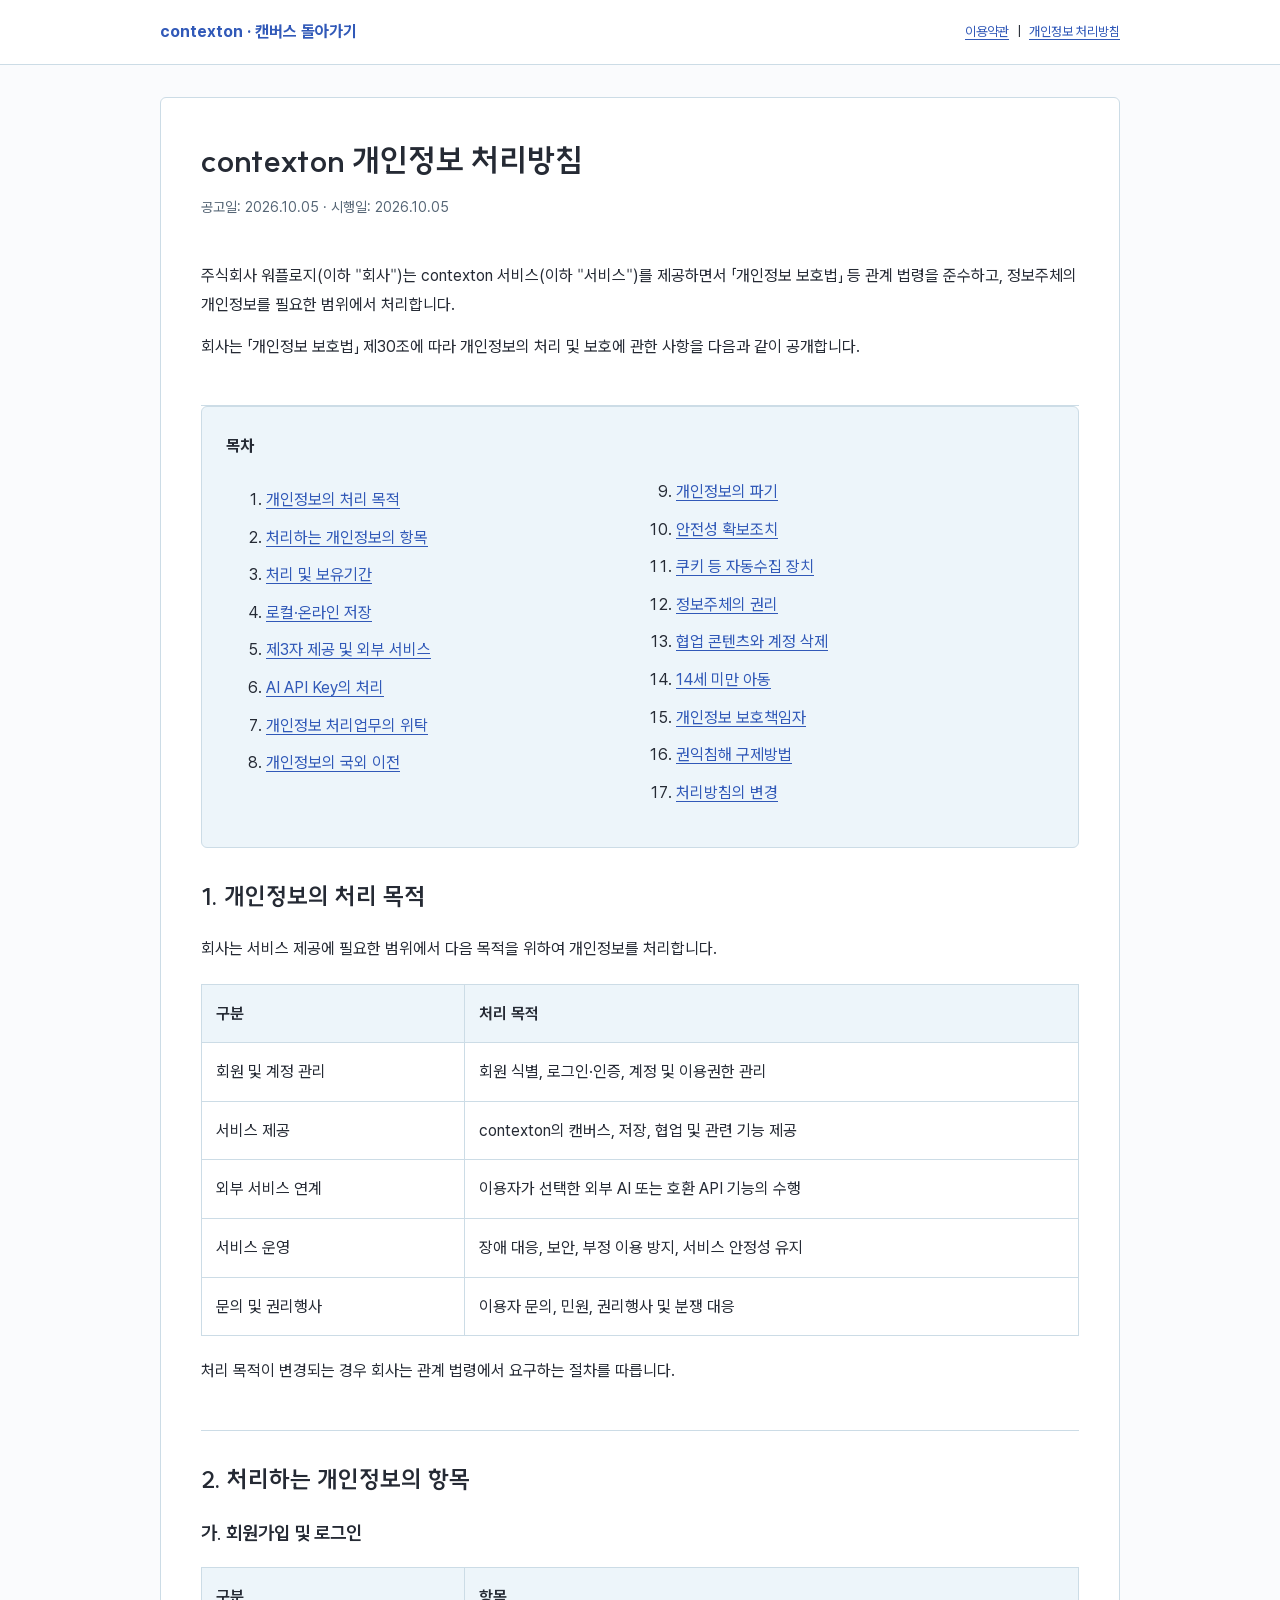
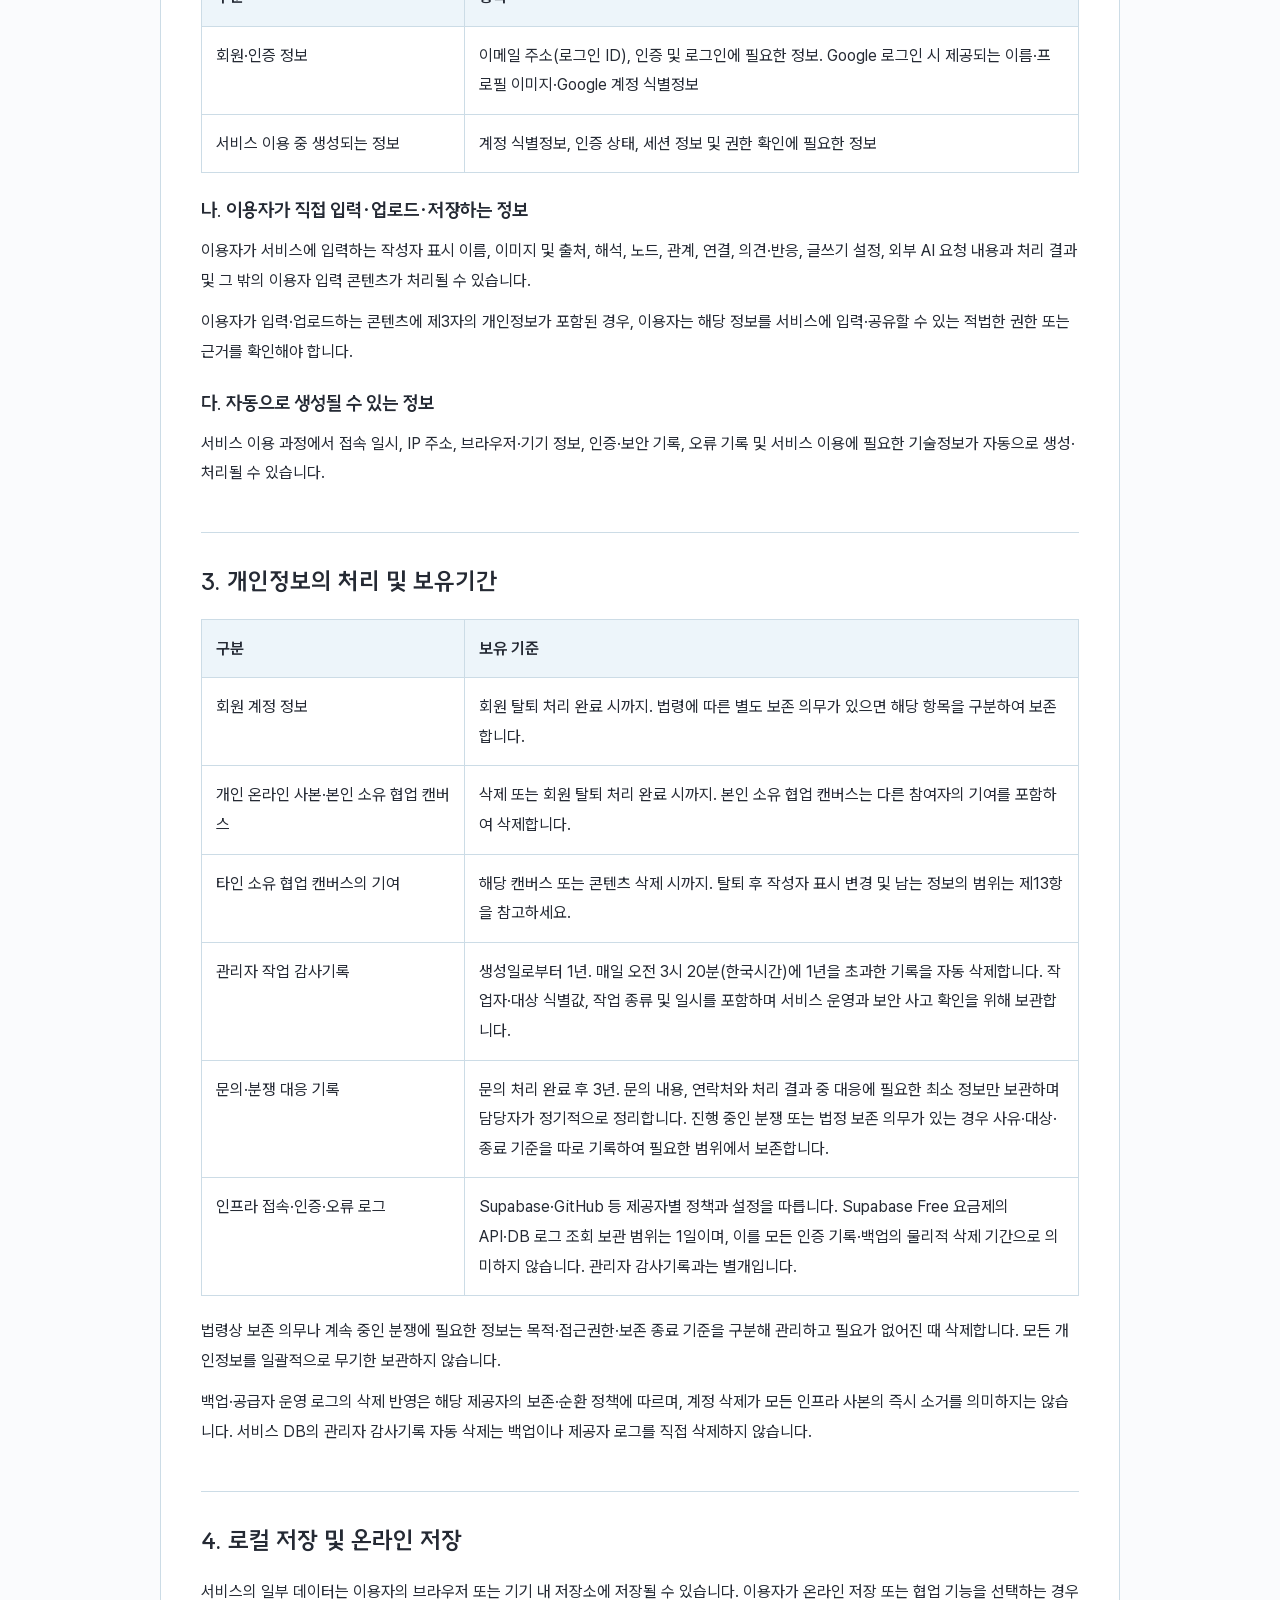
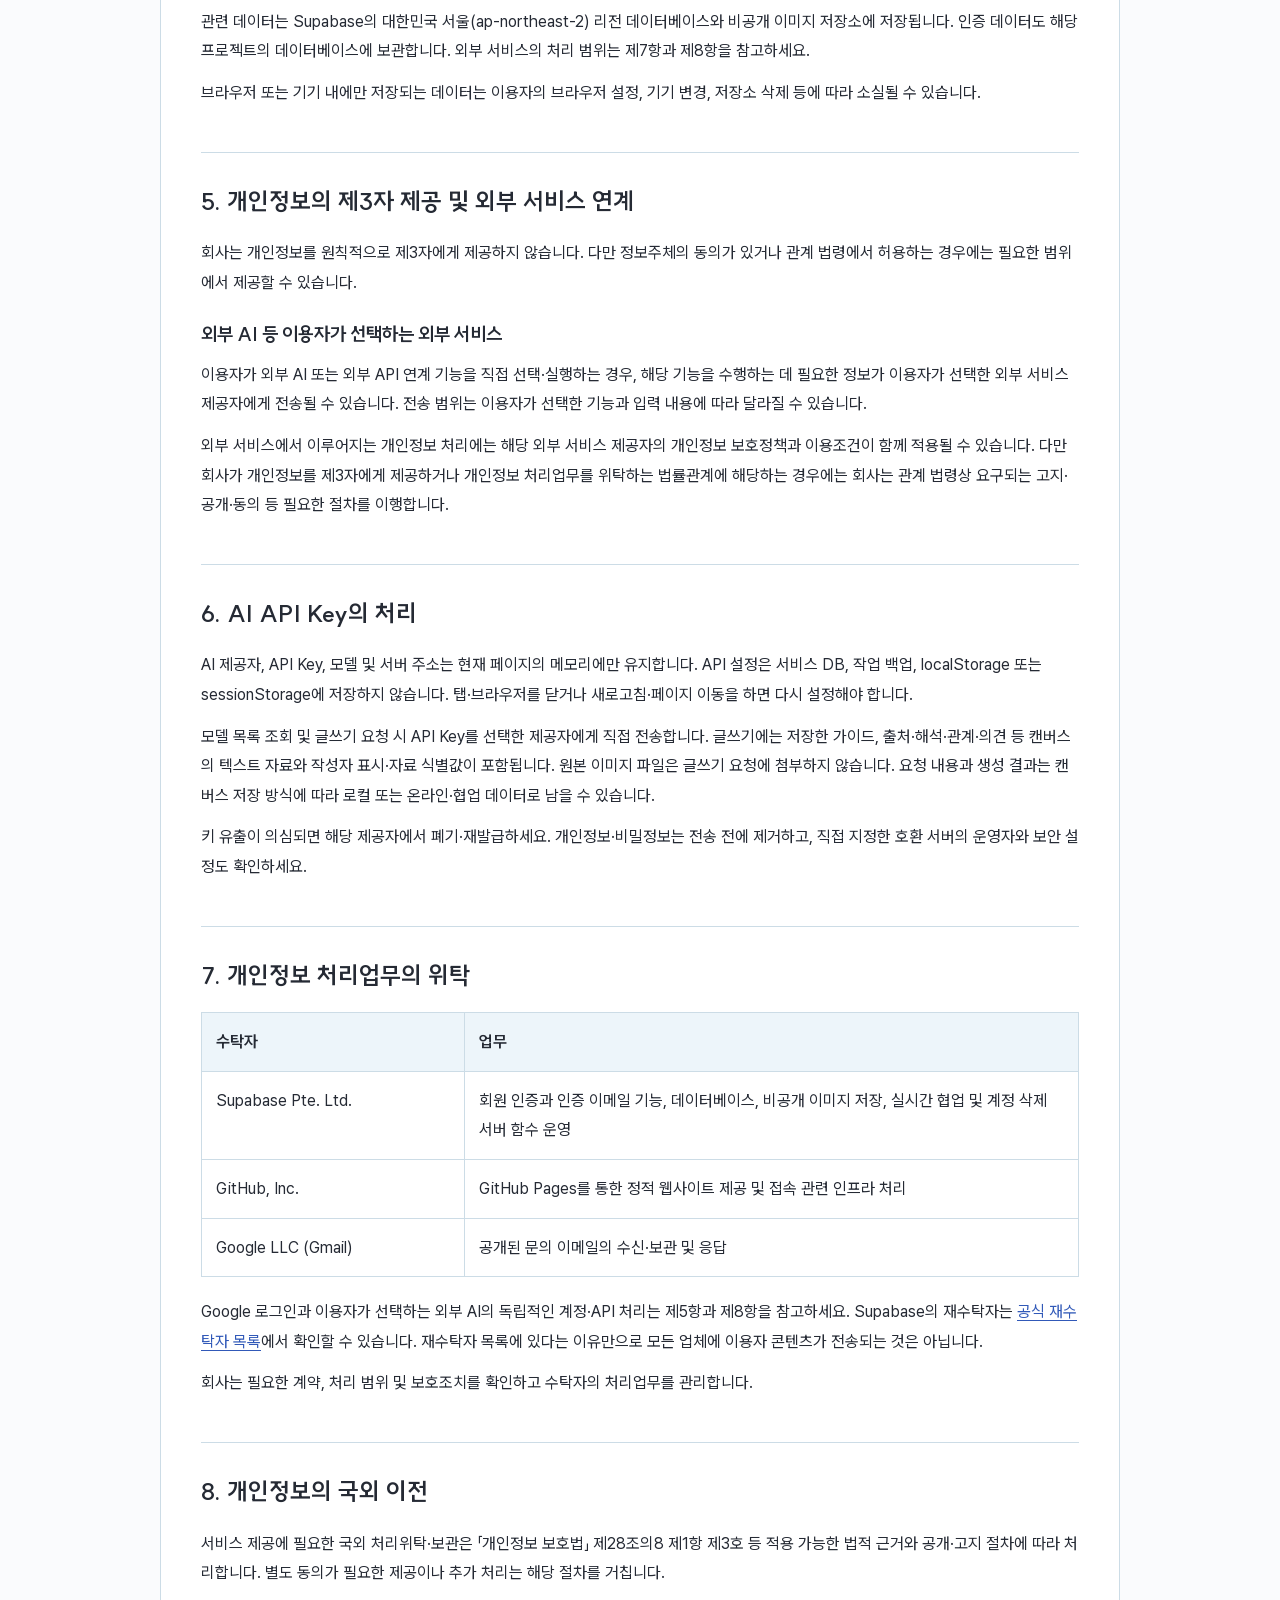
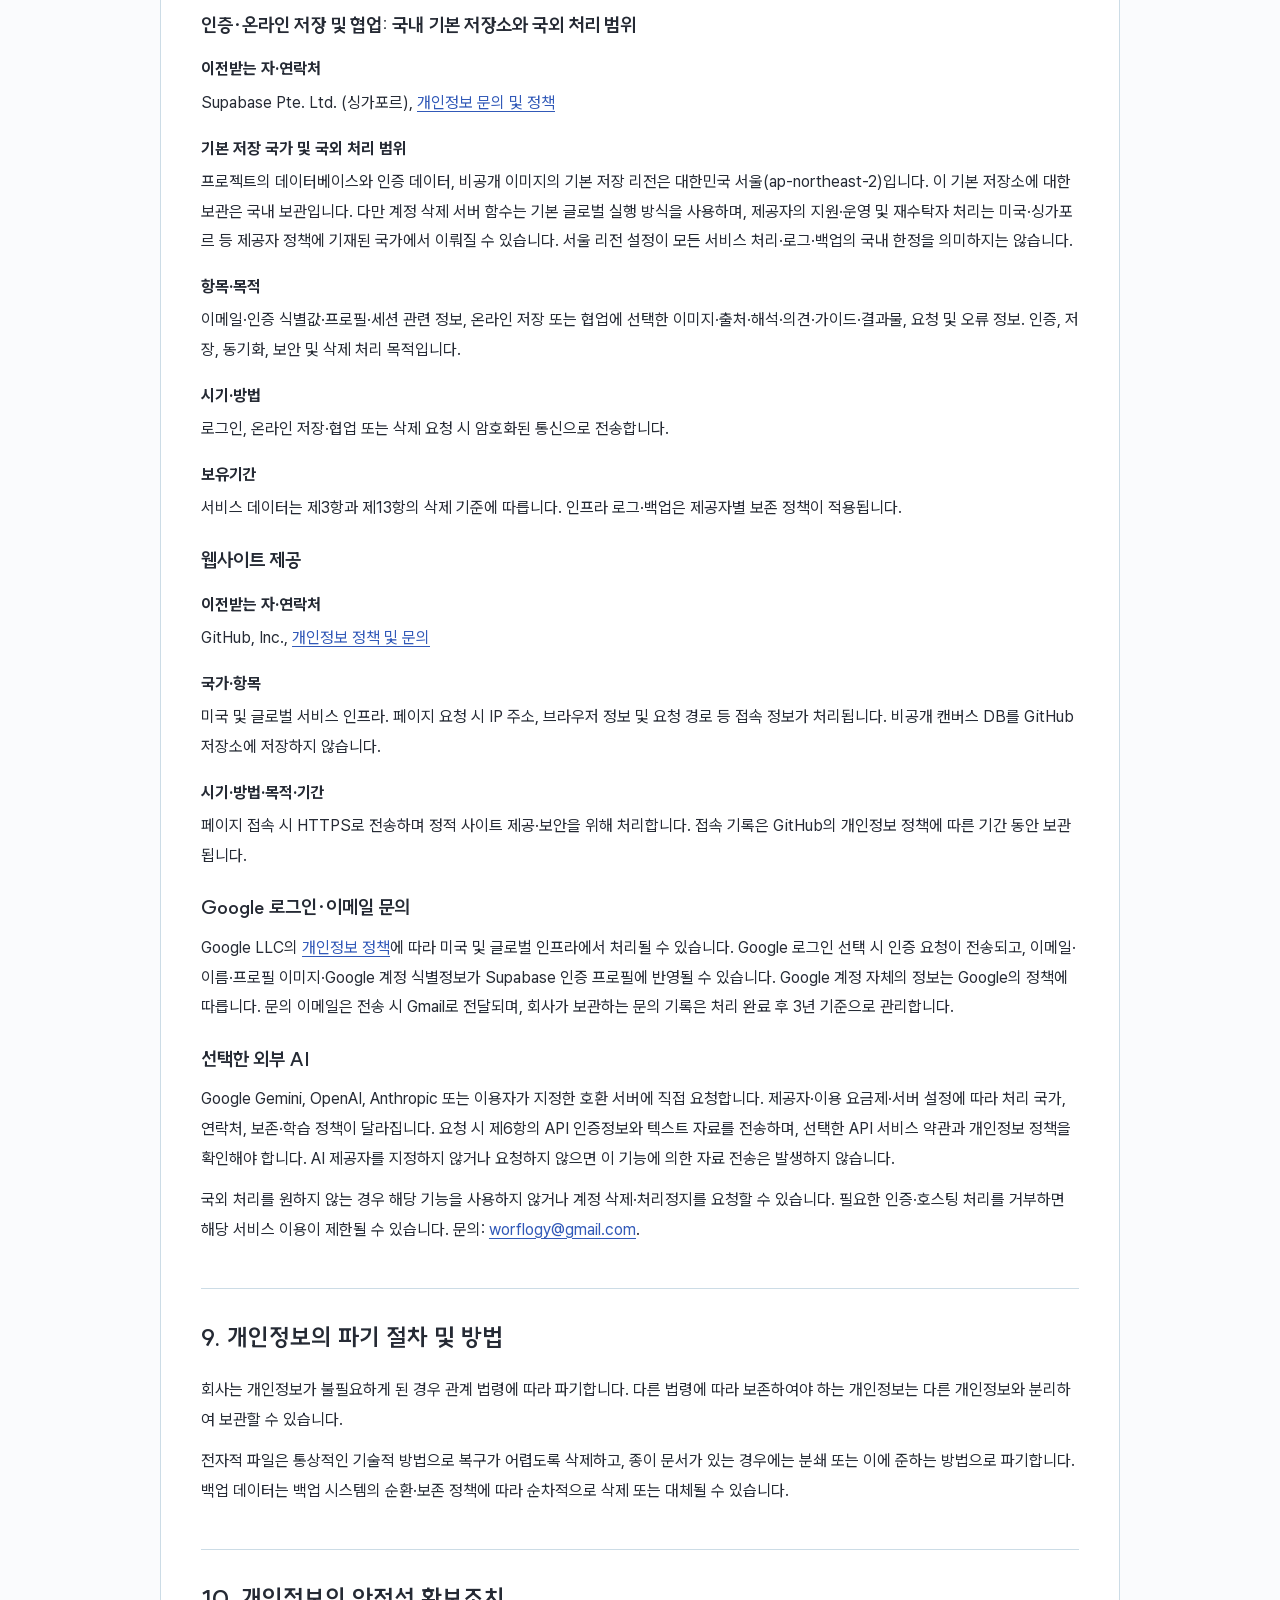
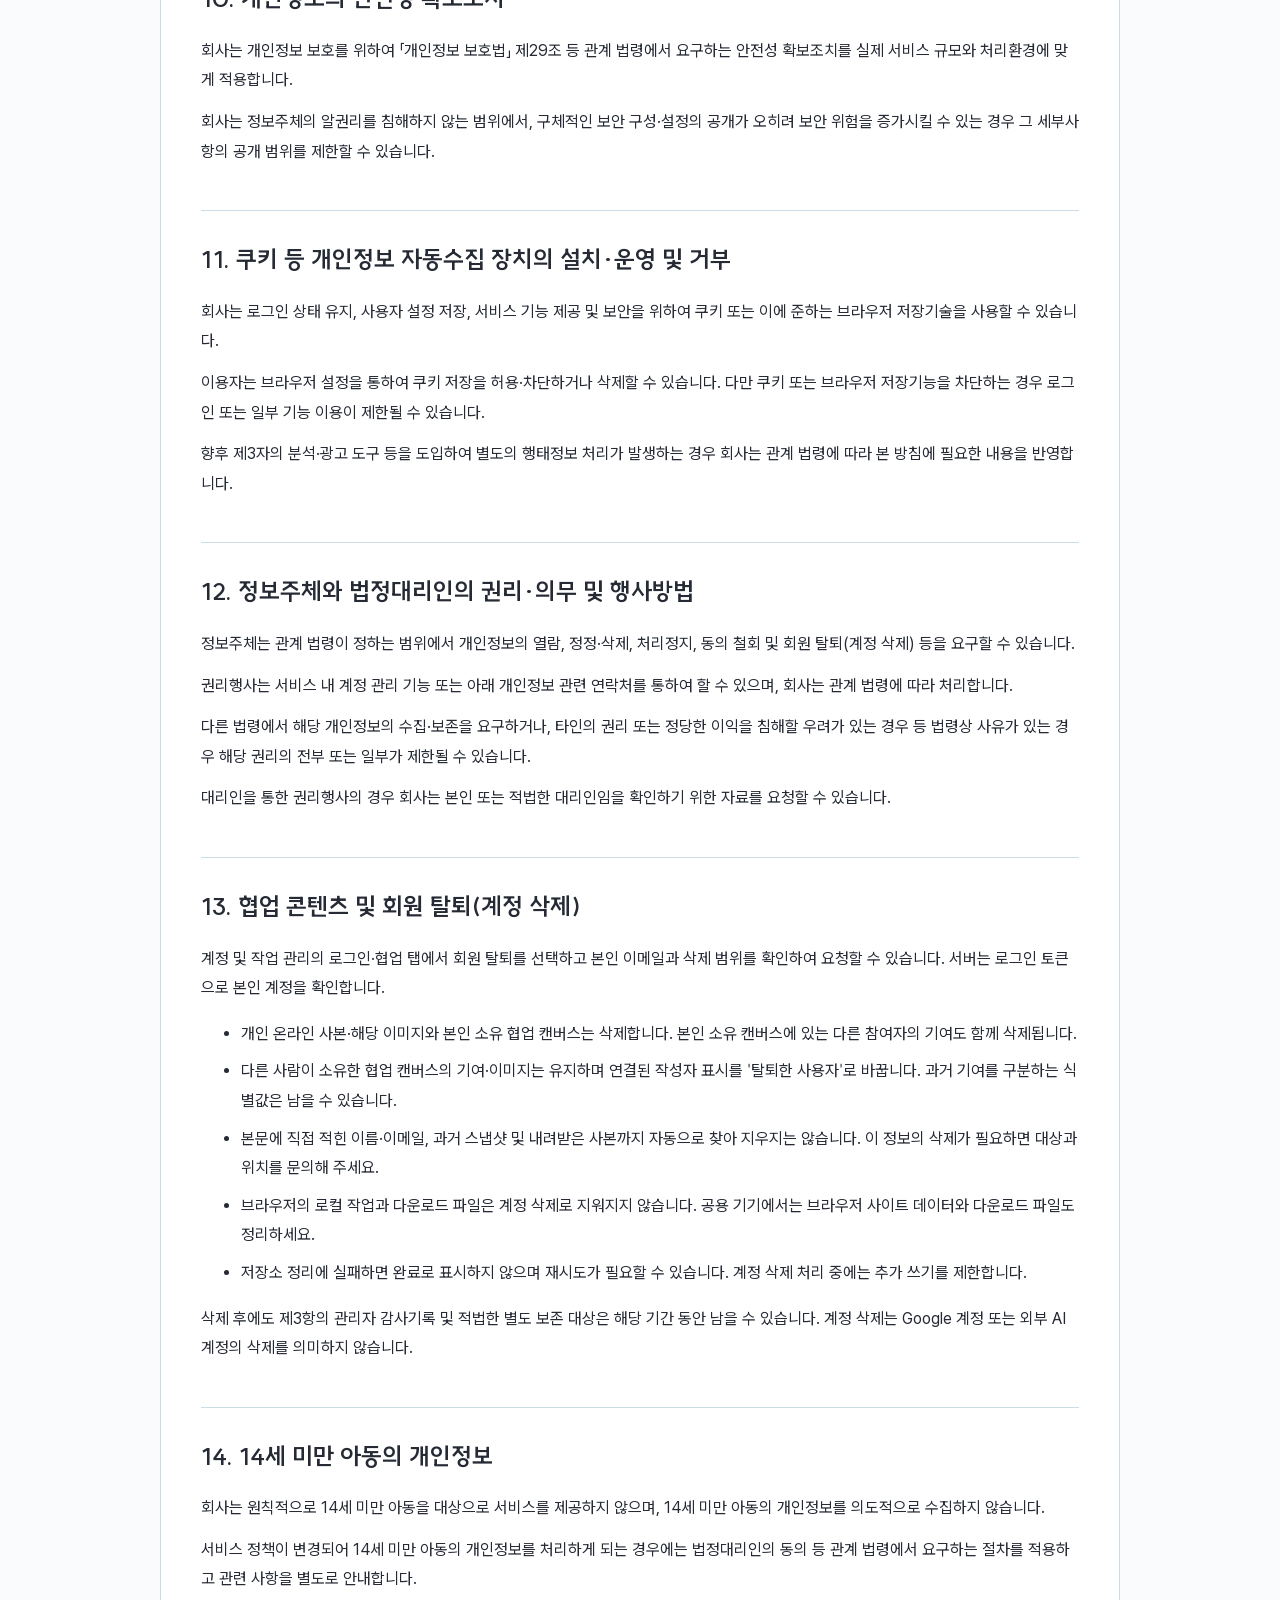
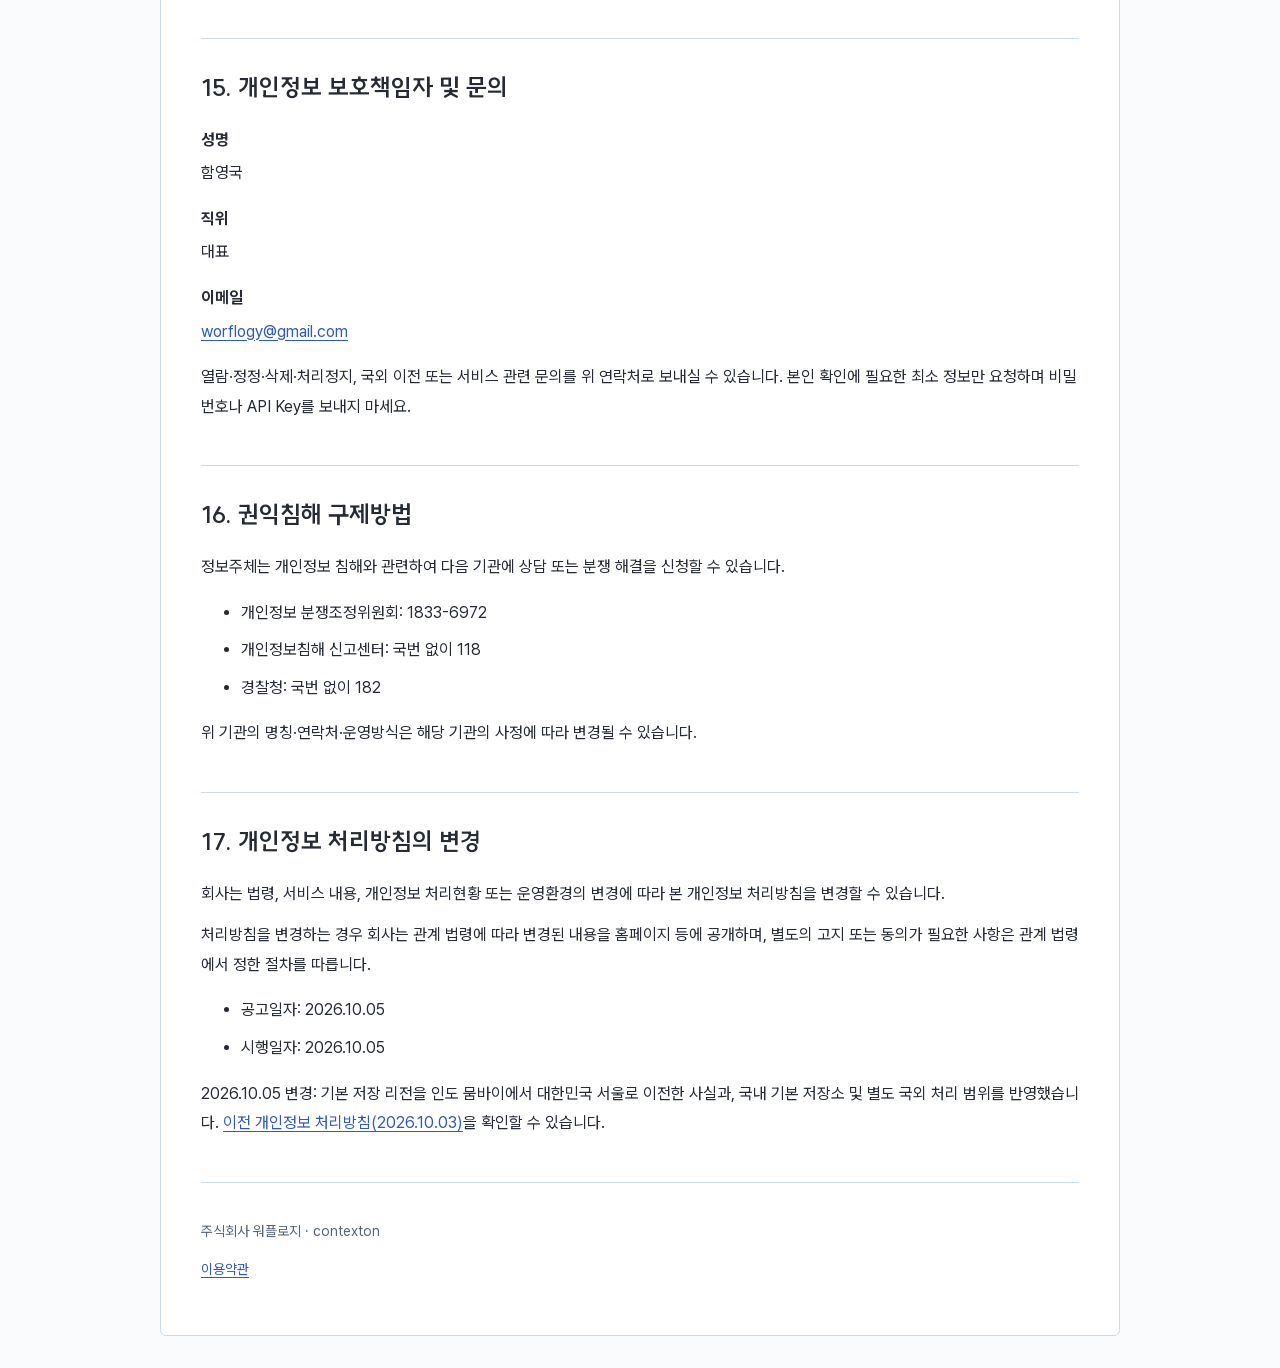
<file: privacy_policy.html>
<!DOCTYPE html>
<html lang="ko">
<head>
  <meta charset="utf-8" />
  <meta name="viewport" content="width=device-width, initial-scale=1" />
  <title>contexton 개인정보 처리방침</title>
  <meta name="description" content="주식회사 워플로지 contexton 개인정보 처리방침" />
  <link rel="stylesheet" href="theme.css?v=d64a4a88b7e1f9f6"><link rel="stylesheet" href="legal.css?v=a8fc46f4175d33bb">
<link rel="canonical" href="https://www.contextonai.com/privacy_policy.html"><script src="legal-modal.js?v=7c47b718f95e4cfa" defer></script></head>
<body class="legal-page"><div class="legal-top"><a href="index.html">contexton · 캔버스 돌아가기</a><nav class="legal-links" aria-label="법적 고지"><a href="terms_of_service.html">이용약관</a><span aria-hidden="true">|</span><a href="privacy_policy.html">개인정보 처리방침</a></nav></div>
<main>
  <header>
    <h1>contexton 개인정보 처리방침</h1>
    <p class="meta">공고일: 2026.10.05 · 시행일: <span class="policy-date">2026.10.05</span></p>
  </header>

  <section class="intro">
    <p>
      주식회사 워플로지(이하 “회사”)는 contexton 서비스(이하 “서비스”)를 제공하면서
      「개인정보 보호법」 등 관계 법령을 준수하고, 정보주체의 개인정보를 필요한 범위에서 처리합니다.
    </p>
    <p>
      회사는 「개인정보 보호법」 제30조에 따라 개인정보의 처리 및 보호에 관한 사항을 다음과 같이 공개합니다.
    </p>
  </section>

  <nav aria-label="목차">
    <strong>목차</strong>
    <ol>
      <li><a href="#p1">개인정보의 처리 목적</a></li>
      <li><a href="#p2">처리하는 개인정보의 항목</a></li>
      <li><a href="#p3">처리 및 보유기간</a></li>
      <li><a href="#p4">로컬·온라인 저장</a></li>
      <li><a href="#p5">제3자 제공 및 외부 서비스</a></li>
      <li><a href="#p6">AI API Key의 처리</a></li>
      <li><a href="#p7">개인정보 처리업무의 위탁</a></li>
      <li><a href="#p8">개인정보의 국외 이전</a></li>
      <li><a href="#p9">개인정보의 파기</a></li>
      <li><a href="#p10">안전성 확보조치</a></li>
      <li><a href="#p11">쿠키 등 자동수집 장치</a></li>
      <li><a href="#p12">정보주체의 권리</a></li>
      <li><a href="#p13">협업 콘텐츠와 계정 삭제</a></li>
      <li><a href="#p14">14세 미만 아동</a></li>
      <li><a href="#p15">개인정보 보호책임자</a></li>
      <li><a href="#p16">권익침해 구제방법</a></li>
      <li><a href="#p17">처리방침의 변경</a></li>
    </ol>
  </nav>

  <section id="p1">
    <h2>1. 개인정보의 처리 목적</h2>
    <p>회사는 서비스 제공에 필요한 범위에서 다음 목적을 위하여 개인정보를 처리합니다.</p>
    <table>
      <thead><tr><th>구분</th><th>처리 목적</th></tr></thead>
      <tbody>
        <tr><td>회원 및 계정 관리</td><td>회원 식별, 로그인·인증, 계정 및 이용권한 관리</td></tr>
        <tr><td>서비스 제공</td><td>contexton의 캔버스, 저장, 협업 및 관련 기능 제공</td></tr>
        <tr><td>외부 서비스 연계</td><td>이용자가 선택한 외부 AI 또는 호환 API 기능의 수행</td></tr>
        <tr><td>서비스 운영</td><td>장애 대응, 보안, 부정 이용 방지, 서비스 안정성 유지</td></tr>
        <tr><td>문의 및 권리행사</td><td>이용자 문의, 민원, 권리행사 및 분쟁 대응</td></tr>
      </tbody>
    </table>
    <p>처리 목적이 변경되는 경우 회사는 관계 법령에서 요구하는 절차를 따릅니다.</p>
  </section>

  <section id="p2">
    <h2>2. 처리하는 개인정보의 항목</h2>

    <h3>가. 회원가입 및 로그인</h3>
    <table>
      <thead><tr><th>구분</th><th>항목</th></tr></thead>
      <tbody>
        <tr><td>회원·인증 정보</td><td>이메일 주소(로그인 ID), 인증 및 로그인에 필요한 정보. Google 로그인 시 제공되는 이름·프로필 이미지·Google 계정 식별정보</td></tr>
        <tr><td>서비스 이용 중 생성되는 정보</td><td>계정 식별정보, 인증 상태, 세션 정보 및 권한 확인에 필요한 정보</td></tr>
      </tbody>
    </table>

    <h3>나. 이용자가 직접 입력·업로드·저장하는 정보</h3>
    <p>
      이용자가 서비스에 입력하는 작성자 표시 이름, 이미지 및 출처, 해석, 노드, 관계, 연결,
      의견·반응, 글쓰기 설정, 외부 AI 요청 내용과 처리 결과 및 그 밖의 이용자 입력 콘텐츠가 처리될 수 있습니다.
    </p>
    <p>
      이용자가 입력·업로드하는 콘텐츠에 제3자의 개인정보가 포함된 경우,
      이용자는 해당 정보를 서비스에 입력·공유할 수 있는 적법한 권한 또는 근거를 확인해야 합니다.
    </p>

    <h3>다. 자동으로 생성될 수 있는 정보</h3>
    <p>
      서비스 이용 과정에서 접속 일시, IP 주소, 브라우저·기기 정보, 인증·보안 기록,
      오류 기록 및 서비스 이용에 필요한 기술정보가 자동으로 생성·처리될 수 있습니다.
    </p>
  </section>

  <section id="p3"><h2>3. 개인정보의 처리 및 보유기간</h2><table><thead><tr><th scope="col">구분</th><th scope="col">보유 기준</th></tr></thead><tbody>
<tr><td>회원 계정 정보</td><td>회원 탈퇴 처리 완료 시까지. 법령에 따른 별도 보존 의무가 있으면 해당 항목을 구분하여 보존합니다.</td></tr>
<tr><td>개인 온라인 사본·본인 소유 협업 캔버스</td><td>삭제 또는 회원 탈퇴 처리 완료 시까지. 본인 소유 협업 캔버스는 다른 참여자의 기여를 포함하여 삭제합니다.</td></tr>
<tr><td>타인 소유 협업 캔버스의 기여</td><td>해당 캔버스 또는 콘텐츠 삭제 시까지. 탈퇴 후 작성자 표시 변경 및 남는 정보의 범위는 제13항을 참고하세요.</td></tr>
<tr><td>관리자 작업 감사기록</td><td>생성일로부터 1년. 매일 오전 3시 20분(한국시간)에 1년을 초과한 기록을 자동 삭제합니다. 작업자·대상 식별값, 작업 종류 및 일시를 포함하며 서비스 운영과 보안 사고 확인을 위해 보관합니다.</td></tr>
<tr><td>문의·분쟁 대응 기록</td><td>문의 처리 완료 후 3년. 문의 내용, 연락처와 처리 결과 중 대응에 필요한 최소 정보만 보관하며 담당자가 정기적으로 정리합니다. 진행 중인 분쟁 또는 법정 보존 의무가 있는 경우 사유·대상·종료 기준을 따로 기록하여 필요한 범위에서 보존합니다.</td></tr>
<tr><td>인프라 접속·인증·오류 로그</td><td>Supabase·GitHub 등 제공자별 정책과 설정을 따릅니다. Supabase Free 요금제의 API·DB 로그 조회 보관 범위는 1일이며, 이를 모든 인증 기록·백업의 물리적 삭제 기간으로 의미하지 않습니다. 관리자 감사기록과는 별개입니다.</td></tr>
</tbody></table><p>법령상 보존 의무나 계속 중인 분쟁에 필요한 정보는 목적·접근권한·보존 종료 기준을 구분해 관리하고 필요가 없어진 때 삭제합니다. 모든 개인정보를 일괄적으로 무기한 보관하지 않습니다.</p><p>백업·공급자 운영 로그의 삭제 반영은 해당 제공자의 보존·순환 정책에 따르며, 계정 삭제가 모든 인프라 사본의 즉시 소거를 의미하지는 않습니다. 서비스 DB의 관리자 감사기록 자동 삭제는 백업이나 제공자 로그를 직접 삭제하지 않습니다.</p></section>

  <section id="p4">
    <h2>4. 로컬 저장 및 온라인 저장</h2>
    <p>
      서비스의 일부 데이터는 이용자의 브라우저 또는 기기 내 저장소에 저장될 수 있습니다.
      이용자가 온라인 저장 또는 협업 기능을 선택하는 경우 관련 데이터는 Supabase의 대한민국 서울(ap-northeast-2) 리전 데이터베이스와 비공개 이미지 저장소에 저장됩니다. 인증 데이터도 해당 프로젝트의 데이터베이스에 보관합니다. 외부 서비스의 처리 범위는 제7항과 제8항을 참고하세요.
    </p>
    <p>
      브라우저 또는 기기 내에만 저장되는 데이터는 이용자의 브라우저 설정, 기기 변경, 저장소 삭제 등에 따라 소실될 수 있습니다.
    </p>
  </section>

  <section id="p5">
    <h2>5. 개인정보의 제3자 제공 및 외부 서비스 연계</h2>
    <p>
      회사는 개인정보를 원칙적으로 제3자에게 제공하지 않습니다.
      다만 정보주체의 동의가 있거나 관계 법령에서 허용하는 경우에는 필요한 범위에서 제공할 수 있습니다.
    </p>

    <h3>외부 AI 등 이용자가 선택하는 외부 서비스</h3>
    <p>
      이용자가 외부 AI 또는 외부 API 연계 기능을 직접 선택·실행하는 경우,
      해당 기능을 수행하는 데 필요한 정보가 이용자가 선택한 외부 서비스 제공자에게 전송될 수 있습니다.
      전송 범위는 이용자가 선택한 기능과 입력 내용에 따라 달라질 수 있습니다.
    </p>
    <p>
      외부 서비스에서 이루어지는 개인정보 처리에는 해당 외부 서비스 제공자의 개인정보 보호정책과 이용조건이 함께 적용될 수 있습니다.
      다만 회사가 개인정보를 제3자에게 제공하거나 개인정보 처리업무를 위탁하는 법률관계에 해당하는 경우에는
      회사는 관계 법령상 요구되는 고지·공개·동의 등 필요한 절차를 이행합니다.
    </p>
  </section>

  <section id="p6"><h2>6. AI API Key의 처리</h2><p>AI 제공자, API Key, 모델 및 서버 주소는 현재 페이지의 메모리에만 유지합니다. API 설정은 서비스 DB, 작업 백업, localStorage 또는 sessionStorage에 저장하지 않습니다. 탭·브라우저를 닫거나 새로고침·페이지 이동을 하면 다시 설정해야 합니다.</p><p>모델 목록 조회 및 글쓰기 요청 시 API Key를 선택한 제공자에게 직접 전송합니다. 글쓰기에는 저장한 가이드, 출처·해석·관계·의견 등 캔버스의 텍스트 자료와 작성자 표시·자료 식별값이 포함됩니다. 원본 이미지 파일은 글쓰기 요청에 첨부하지 않습니다. 요청 내용과 생성 결과는 캔버스 저장 방식에 따라 로컬 또는 온라인·협업 데이터로 남을 수 있습니다.</p><p>키 유출이 의심되면 해당 제공자에서 폐기·재발급하세요. 개인정보·비밀정보는 전송 전에 제거하고, 직접 지정한 호환 서버의 운영자와 보안 설정도 확인하세요.</p></section>

  <section id="p7"><h2>7. 개인정보 처리업무의 위탁</h2><table><thead><tr><th scope="col">수탁자</th><th scope="col">업무</th></tr></thead><tbody><tr><td>Supabase Pte. Ltd.</td><td>회원 인증과 인증 이메일 기능, 데이터베이스, 비공개 이미지 저장, 실시간 협업 및 계정 삭제 서버 함수 운영</td></tr><tr><td>GitHub, Inc.</td><td>GitHub Pages를 통한 정적 웹사이트 제공 및 접속 관련 인프라 처리</td></tr><tr><td>Google LLC (Gmail)</td><td>공개된 문의 이메일의 수신·보관 및 응답</td></tr></tbody></table><p>Google 로그인과 이용자가 선택하는 외부 AI의 독립적인 계정·API 처리는 제5항과 제8항을 참고하세요. Supabase의 재수탁자는 <a href="https://supabase.com/legal/customer-resources/subprocessor-list">공식 재수탁자 목록</a>에서 확인할 수 있습니다. 재수탁자 목록에 있다는 이유만으로 모든 업체에 이용자 콘텐츠가 전송되는 것은 아닙니다.</p><p>회사는 필요한 계약, 처리 범위 및 보호조치를 확인하고 수탁자의 처리업무를 관리합니다.</p></section>

  <section id="p8"><h2>8. 개인정보의 국외 이전</h2><p>서비스 제공에 필요한 국외 처리위탁·보관은 「개인정보 보호법」 제28조의8 제1항 제3호 등 적용 가능한 법적 근거와 공개·고지 절차에 따라 처리합니다. 별도 동의가 필요한 제공이나 추가 처리는 해당 절차를 거칩니다.</p>
<h3>인증·온라인 저장 및 협업: 국내 기본 저장소와 국외 처리 범위</h3><dl><dt>이전받는 자·연락처</dt><dd>Supabase Pte. Ltd. (싱가포르), <a href="https://supabase.com/privacy">개인정보 문의 및 정책</a></dd><dt>기본 저장 국가 및 국외 처리 범위</dt><dd>프로젝트의 데이터베이스와 인증 데이터, 비공개 이미지의 기본 저장 리전은 대한민국 서울(ap-northeast-2)입니다. 이 기본 저장소에 대한 보관은 국내 보관입니다. 다만 계정 삭제 서버 함수는 기본 글로벌 실행 방식을 사용하며, 제공자의 지원·운영 및 재수탁자 처리는 미국·싱가포르 등 제공자 정책에 기재된 국가에서 이뤄질 수 있습니다. 서울 리전 설정이 모든 서비스 처리·로그·백업의 국내 한정을 의미하지는 않습니다.</dd><dt>항목·목적</dt><dd>이메일·인증 식별값·프로필·세션 관련 정보, 온라인 저장 또는 협업에 선택한 이미지·출처·해석·의견·가이드·결과물, 요청 및 오류 정보. 인증, 저장, 동기화, 보안 및 삭제 처리 목적입니다.</dd><dt>시기·방법</dt><dd>로그인, 온라인 저장·협업 또는 삭제 요청 시 암호화된 통신으로 전송합니다.</dd><dt>보유기간</dt><dd>서비스 데이터는 제3항과 제13항의 삭제 기준에 따릅니다. 인프라 로그·백업은 제공자별 보존 정책이 적용됩니다.</dd></dl>
<h3>웹사이트 제공</h3><dl><dt>이전받는 자·연락처</dt><dd>GitHub, Inc., <a href="https://docs.github.com/en/site-policy/privacy-policies/github-general-privacy-statement">개인정보 정책 및 문의</a></dd><dt>국가·항목</dt><dd>미국 및 글로벌 서비스 인프라. 페이지 요청 시 IP 주소, 브라우저 정보 및 요청 경로 등 접속 정보가 처리됩니다. 비공개 캔버스 DB를 GitHub 저장소에 저장하지 않습니다.</dd><dt>시기·방법·목적·기간</dt><dd>페이지 접속 시 HTTPS로 전송하며 정적 사이트 제공·보안을 위해 처리합니다. 접속 기록은 GitHub의 개인정보 정책에 따른 기간 동안 보관됩니다.</dd></dl>
<h3>Google 로그인·이메일 문의</h3><p>Google LLC의 <a href="https://policies.google.com/privacy">개인정보 정책</a>에 따라 미국 및 글로벌 인프라에서 처리될 수 있습니다. Google 로그인 선택 시 인증 요청이 전송되고, 이메일·이름·프로필 이미지·Google 계정 식별정보가 Supabase 인증 프로필에 반영될 수 있습니다. Google 계정 자체의 정보는 Google의 정책에 따릅니다. 문의 이메일은 전송 시 Gmail로 전달되며, 회사가 보관하는 문의 기록은 처리 완료 후 3년 기준으로 관리합니다.</p>
<h3>선택한 외부 AI</h3><p>Google Gemini, OpenAI, Anthropic 또는 이용자가 지정한 호환 서버에 직접 요청합니다. 제공자·이용 요금제·서버 설정에 따라 처리 국가, 연락처, 보존·학습 정책이 달라집니다. 요청 시 제6항의 API 인증정보와 텍스트 자료를 전송하며, 선택한 API 서비스 약관과 개인정보 정책을 확인해야 합니다. AI 제공자를 지정하지 않거나 요청하지 않으면 이 기능에 의한 자료 전송은 발생하지 않습니다.</p><p>국외 처리를 원하지 않는 경우 해당 기능을 사용하지 않거나 계정 삭제·처리정지를 요청할 수 있습니다. 필요한 인증·호스팅 처리를 거부하면 해당 서비스 이용이 제한될 수 있습니다. 문의: <a href="mailto:worflogy@gmail.com">worflogy@gmail.com</a>.</p></section>

  <section id="p9">
    <h2>9. 개인정보의 파기 절차 및 방법</h2>
    <p>
      회사는 개인정보가 불필요하게 된 경우 관계 법령에 따라 파기합니다.
      다른 법령에 따라 보존하여야 하는 개인정보는 다른 개인정보와 분리하여 보관할 수 있습니다.
    </p>
    <p>
      전자적 파일은 통상적인 기술적 방법으로 복구가 어렵도록 삭제하고,
      종이 문서가 있는 경우에는 분쇄 또는 이에 준하는 방법으로 파기합니다.
      백업 데이터는 백업 시스템의 순환·보존 정책에 따라 순차적으로 삭제 또는 대체될 수 있습니다.
    </p>
  </section>

  <section id="p10">
    <h2>10. 개인정보의 안전성 확보조치</h2>
    <p>
      회사는 개인정보 보호를 위하여 「개인정보 보호법」 제29조 등 관계 법령에서 요구하는
      안전성 확보조치를 실제 서비스 규모와 처리환경에 맞게 적용합니다.
    </p>
    <p>
      회사는 정보주체의 알권리를 침해하지 않는 범위에서, 구체적인 보안 구성·설정의 공개가 오히려 보안 위험을 증가시킬 수 있는 경우
      그 세부사항의 공개 범위를 제한할 수 있습니다.
    </p>
  </section>

  <section id="p11">
    <h2>11. 쿠키 등 개인정보 자동수집 장치의 설치·운영 및 거부</h2>
    <p>
      회사는 로그인 상태 유지, 사용자 설정 저장, 서비스 기능 제공 및 보안을 위하여
      쿠키 또는 이에 준하는 브라우저 저장기술을 사용할 수 있습니다.
    </p>
    <p>
      이용자는 브라우저 설정을 통하여 쿠키 저장을 허용·차단하거나 삭제할 수 있습니다.
      다만 쿠키 또는 브라우저 저장기능을 차단하는 경우 로그인 또는 일부 기능 이용이 제한될 수 있습니다.
    </p>
    <p>
      향후 제3자의 분석·광고 도구 등을 도입하여 별도의 행태정보 처리가 발생하는 경우
      회사는 관계 법령에 따라 본 방침에 필요한 내용을 반영합니다.
    </p>
  </section>

  <section id="p12">
    <h2>12. 정보주체와 법정대리인의 권리·의무 및 행사방법</h2>
    <p>
      정보주체는 관계 법령이 정하는 범위에서 개인정보의 열람, 정정·삭제, 처리정지,
      동의 철회 및 회원 탈퇴(계정 삭제) 등을 요구할 수 있습니다.
    </p>
    <p>
      권리행사는 서비스 내 계정 관리 기능 또는 아래 개인정보 관련 연락처를 통하여 할 수 있으며,
      회사는 관계 법령에 따라 처리합니다.
    </p>
    <p>
      다른 법령에서 해당 개인정보의 수집·보존을 요구하거나,
      타인의 권리 또는 정당한 이익을 침해할 우려가 있는 경우 등 법령상 사유가 있는 경우
      해당 권리의 전부 또는 일부가 제한될 수 있습니다.
    </p>
    <p>
      대리인을 통한 권리행사의 경우 회사는 본인 또는 적법한 대리인임을 확인하기 위한 자료를 요청할 수 있습니다.
    </p>
  </section>

  <section id="p13"><h2>13. 협업 콘텐츠 및 회원 탈퇴(계정 삭제)</h2><p>계정 및 작업 관리의 로그인·협업 탭에서 회원 탈퇴를 선택하고 본인 이메일과 삭제 범위를 확인하여 요청할 수 있습니다. 서버는 로그인 토큰으로 본인 계정을 확인합니다.</p><ul><li>개인 온라인 사본·해당 이미지와 본인 소유 협업 캔버스는 삭제합니다. 본인 소유 캔버스에 있는 다른 참여자의 기여도 함께 삭제됩니다.</li><li>다른 사람이 소유한 협업 캔버스의 기여·이미지는 유지하며 연결된 작성자 표시를 ‘탈퇴한 사용자’로 바꿉니다. 과거 기여를 구분하는 식별값은 남을 수 있습니다.</li><li>본문에 직접 적힌 이름·이메일, 과거 스냅샷 및 내려받은 사본까지 자동으로 찾아 지우지는 않습니다. 이 정보의 삭제가 필요하면 대상과 위치를 문의해 주세요.</li><li>브라우저의 로컬 작업과 다운로드 파일은 계정 삭제로 지워지지 않습니다. 공용 기기에서는 브라우저 사이트 데이터와 다운로드 파일도 정리하세요.</li><li>저장소 정리에 실패하면 완료로 표시하지 않으며 재시도가 필요할 수 있습니다. 계정 삭제 처리 중에는 추가 쓰기를 제한합니다.</li></ul><p>삭제 후에도 제3항의 관리자 감사기록 및 적법한 별도 보존 대상은 해당 기간 동안 남을 수 있습니다. 계정 삭제는 Google 계정 또는 외부 AI 계정의 삭제를 의미하지 않습니다.</p></section>

  <section id="p14">
    <h2>14. 14세 미만 아동의 개인정보</h2>
    <p>
      회사는 원칙적으로 14세 미만 아동을 대상으로 서비스를 제공하지 않으며,
      14세 미만 아동의 개인정보를 의도적으로 수집하지 않습니다.
    </p>
    <p>
      서비스 정책이 변경되어 14세 미만 아동의 개인정보를 처리하게 되는 경우에는
      법정대리인의 동의 등 관계 법령에서 요구하는 절차를 적용하고 관련 사항을 별도로 안내합니다.
    </p>
  </section>

  <section id="p15"><h2>15. 개인정보 보호책임자 및 문의</h2><dl><dt>성명</dt><dd>함영국</dd><dt>직위</dt><dd>대표</dd><dt>이메일</dt><dd><a href="mailto:worflogy@gmail.com">worflogy@gmail.com</a></dd></dl><p>열람·정정·삭제·처리정지, 국외 이전 또는 서비스 관련 문의를 위 연락처로 보내실 수 있습니다. 본인 확인에 필요한 최소 정보만 요청하며 비밀번호나 API Key를 보내지 마세요.</p></section>

  <section id="p16">
    <h2>16. 권익침해 구제방법</h2>
    <p>정보주체는 개인정보 침해와 관련하여 다음 기관에 상담 또는 분쟁 해결을 신청할 수 있습니다.</p>
    <ul>
      <li>개인정보 분쟁조정위원회: 1833-6972</li>
      <li>개인정보침해 신고센터: 국번 없이 118</li>
      <li>경찰청: 국번 없이 182</li>
    </ul>
    <p>위 기관의 명칭·연락처·운영방식은 해당 기관의 사정에 따라 변경될 수 있습니다.</p>
  </section>

  <section id="p17">
    <h2>17. 개인정보 처리방침의 변경</h2>
    <p>
      회사는 법령, 서비스 내용, 개인정보 처리현황 또는 운영환경의 변경에 따라 본 개인정보 처리방침을 변경할 수 있습니다.
    </p>
    <p>
      처리방침을 변경하는 경우 회사는 관계 법령에 따라 변경된 내용을 홈페이지 등에 공개하며,
      별도의 고지 또는 동의가 필요한 사항은 관계 법령에서 정한 절차를 따릅니다.
    </p>
    <ul>
      <li>공고일자: <span class="policy-date">2026.10.05</span></li>
      <li>시행일자: <span class="policy-date">2026.10.05</span></li>
    </ul>
    <p>
      2026.10.05 변경: 기본 저장 리전을 인도 뭄바이에서 대한민국 서울로 이전한 사실과, 국내 기본 저장소 및 별도 국외 처리 범위를 반영했습니다. <a href="https://github.com/hamnYK/contexton/blob/bc734e983ff1e65e4a55ed2afa7466865c5552de/privacy_policy.html">이전 개인정보 처리방침(2026.10.03)</a>을 확인할 수 있습니다.
    </p>
  </section>

  <footer>
    <p>주식회사 워플로지 · contexton</p>
    <p><a href="terms_of_service.html">이용약관</a></p>
  </footer>
</main>
</body>
</html>
</file>
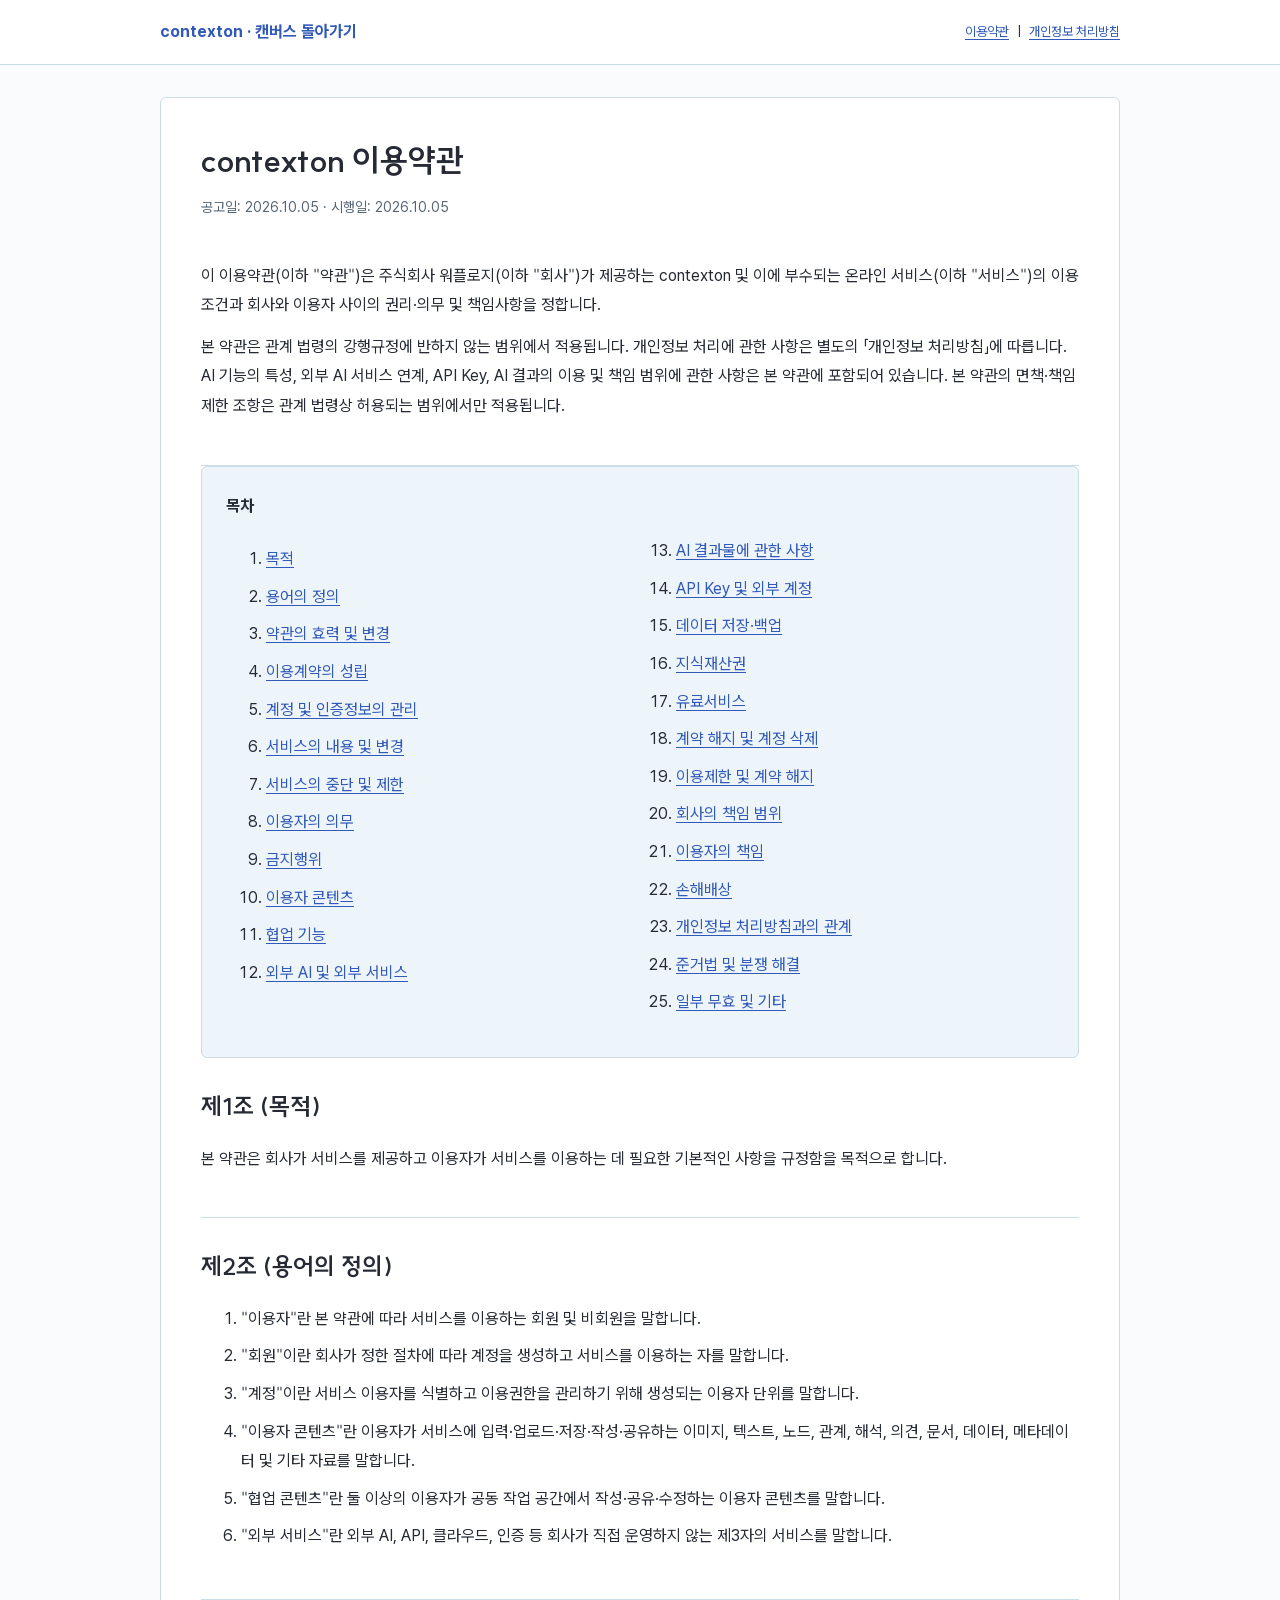
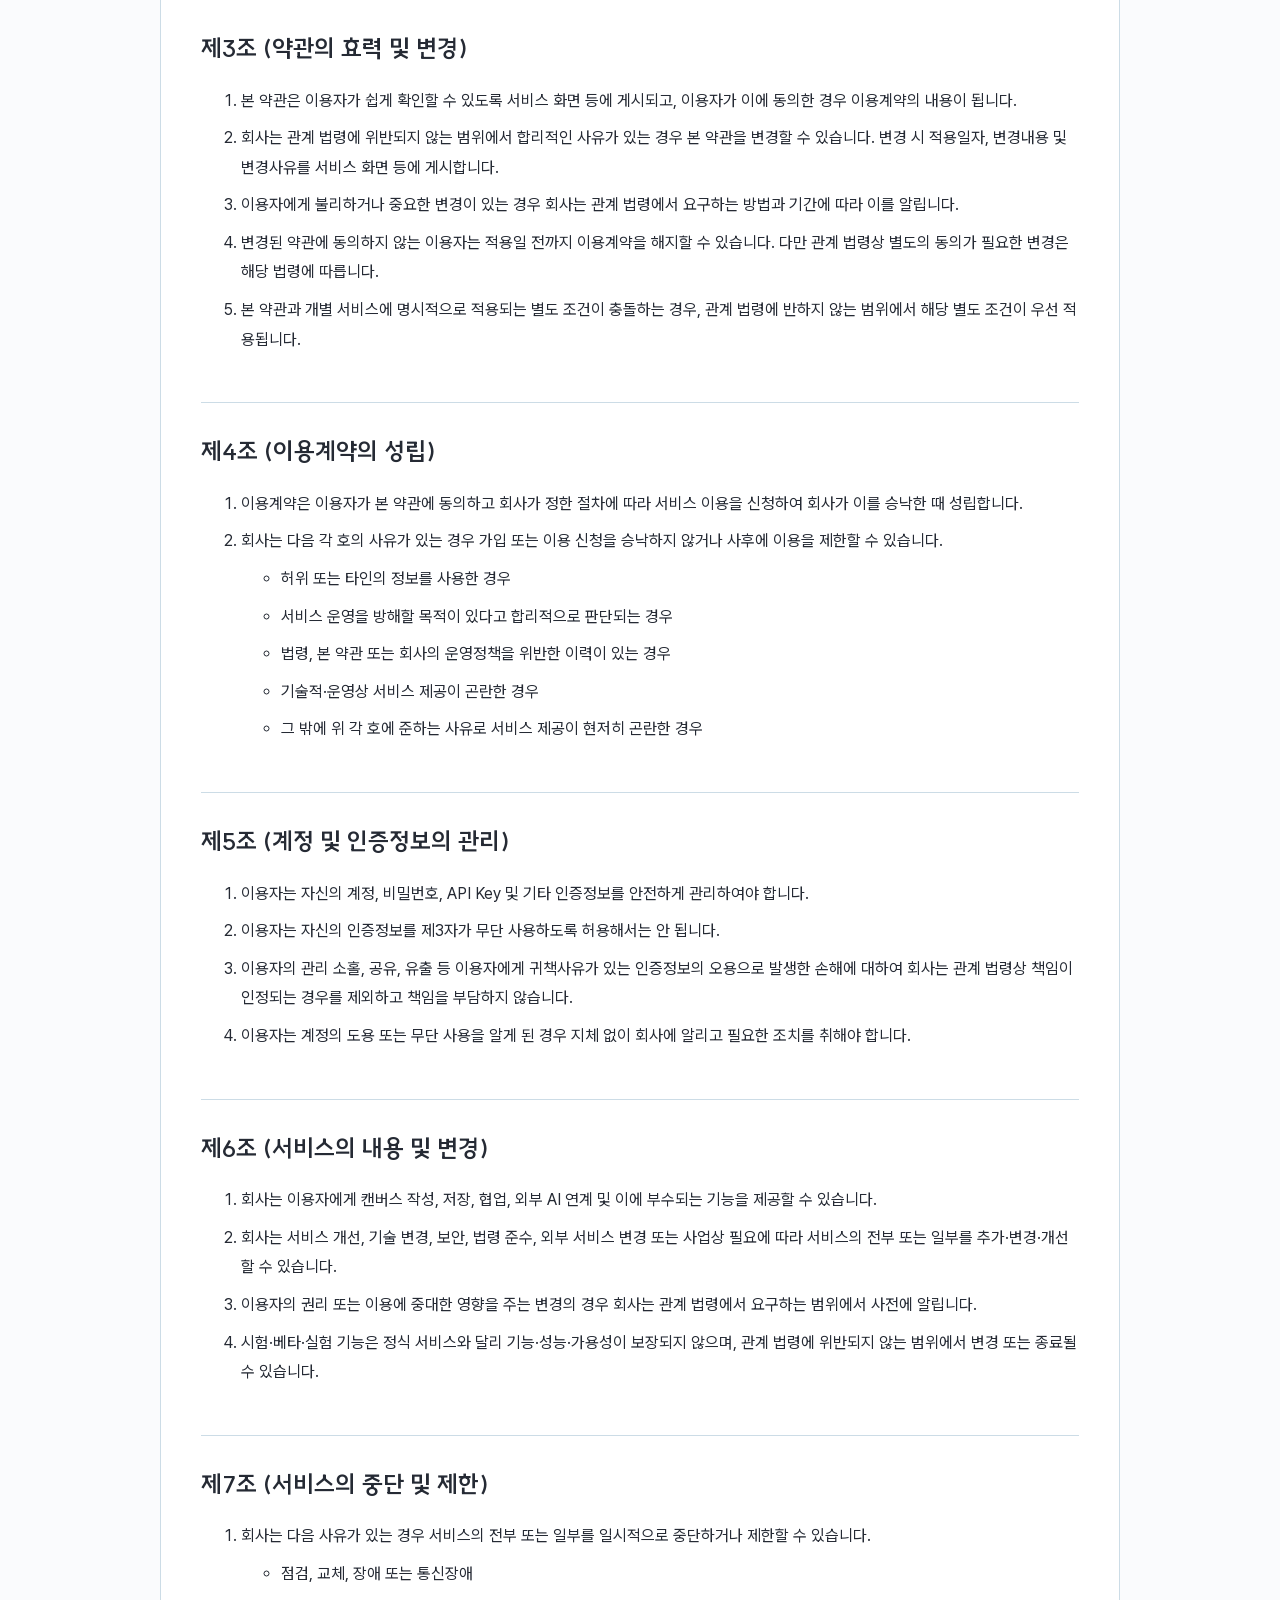
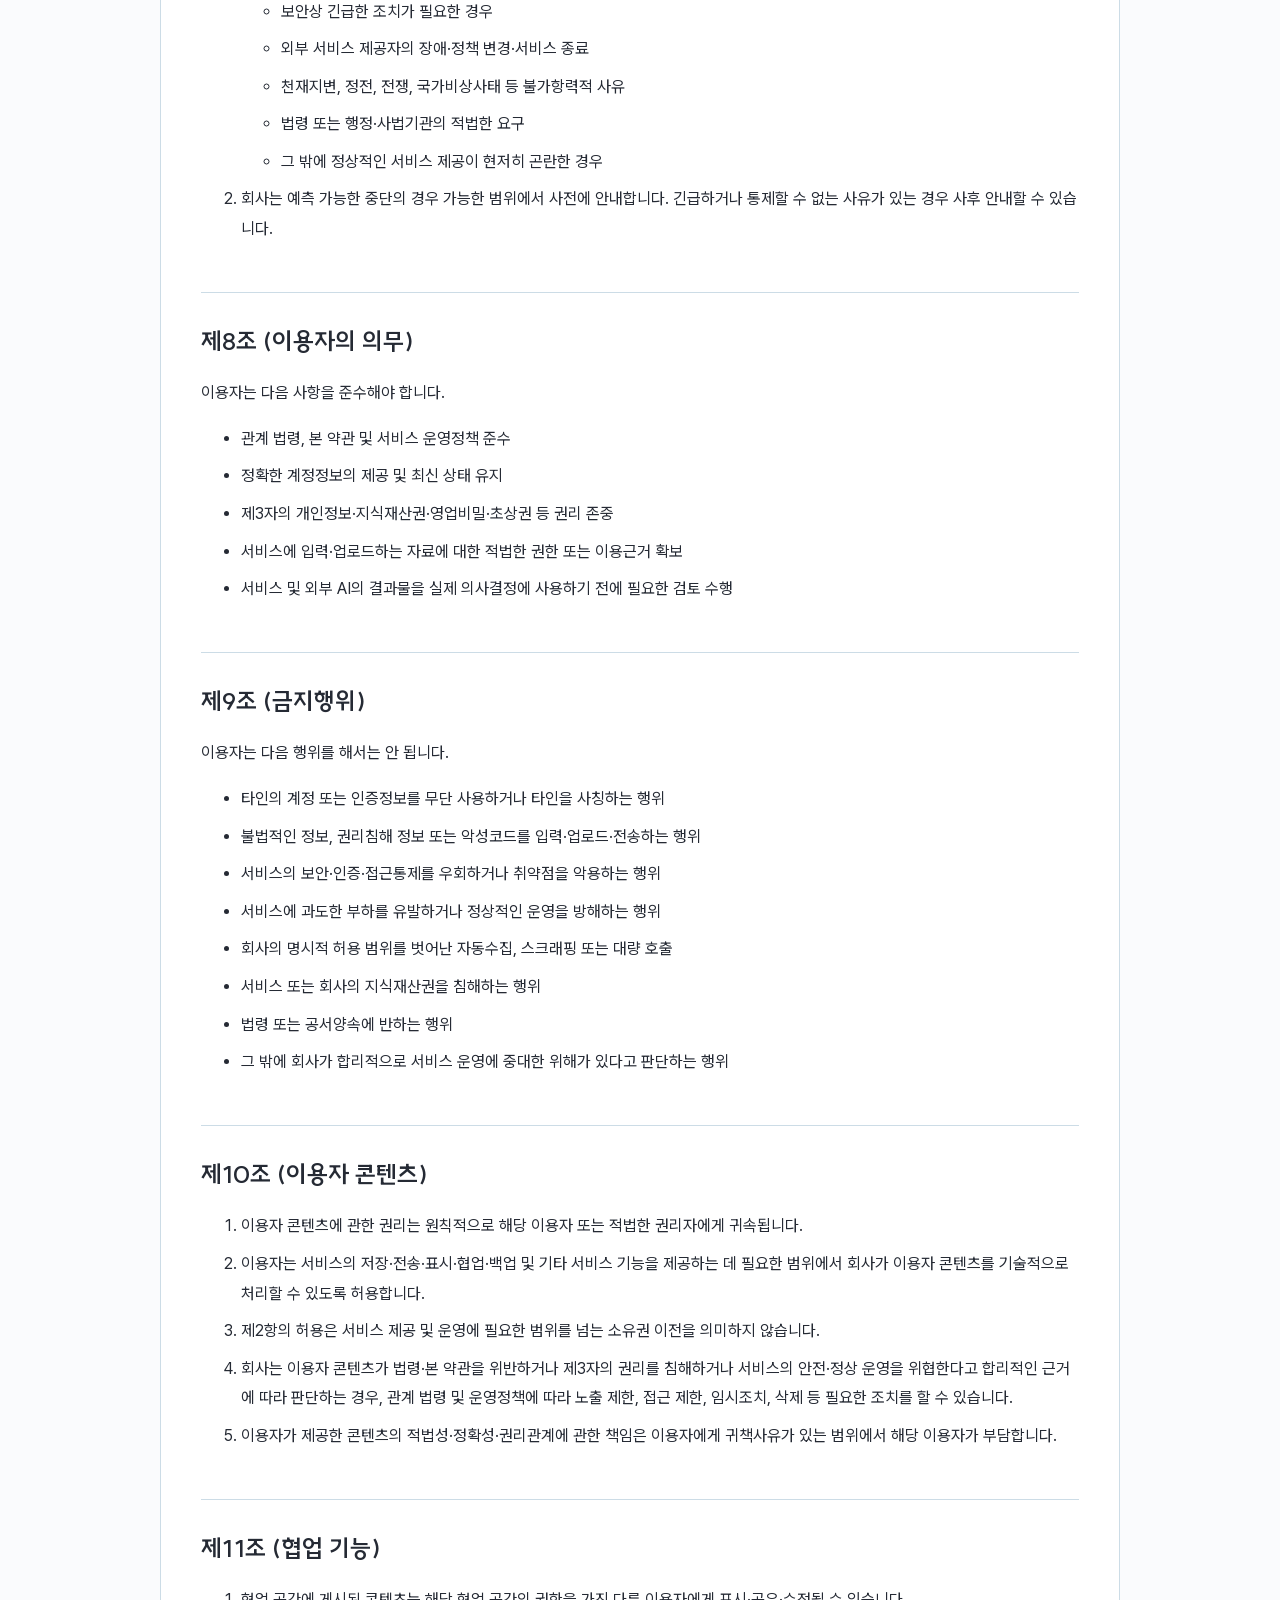
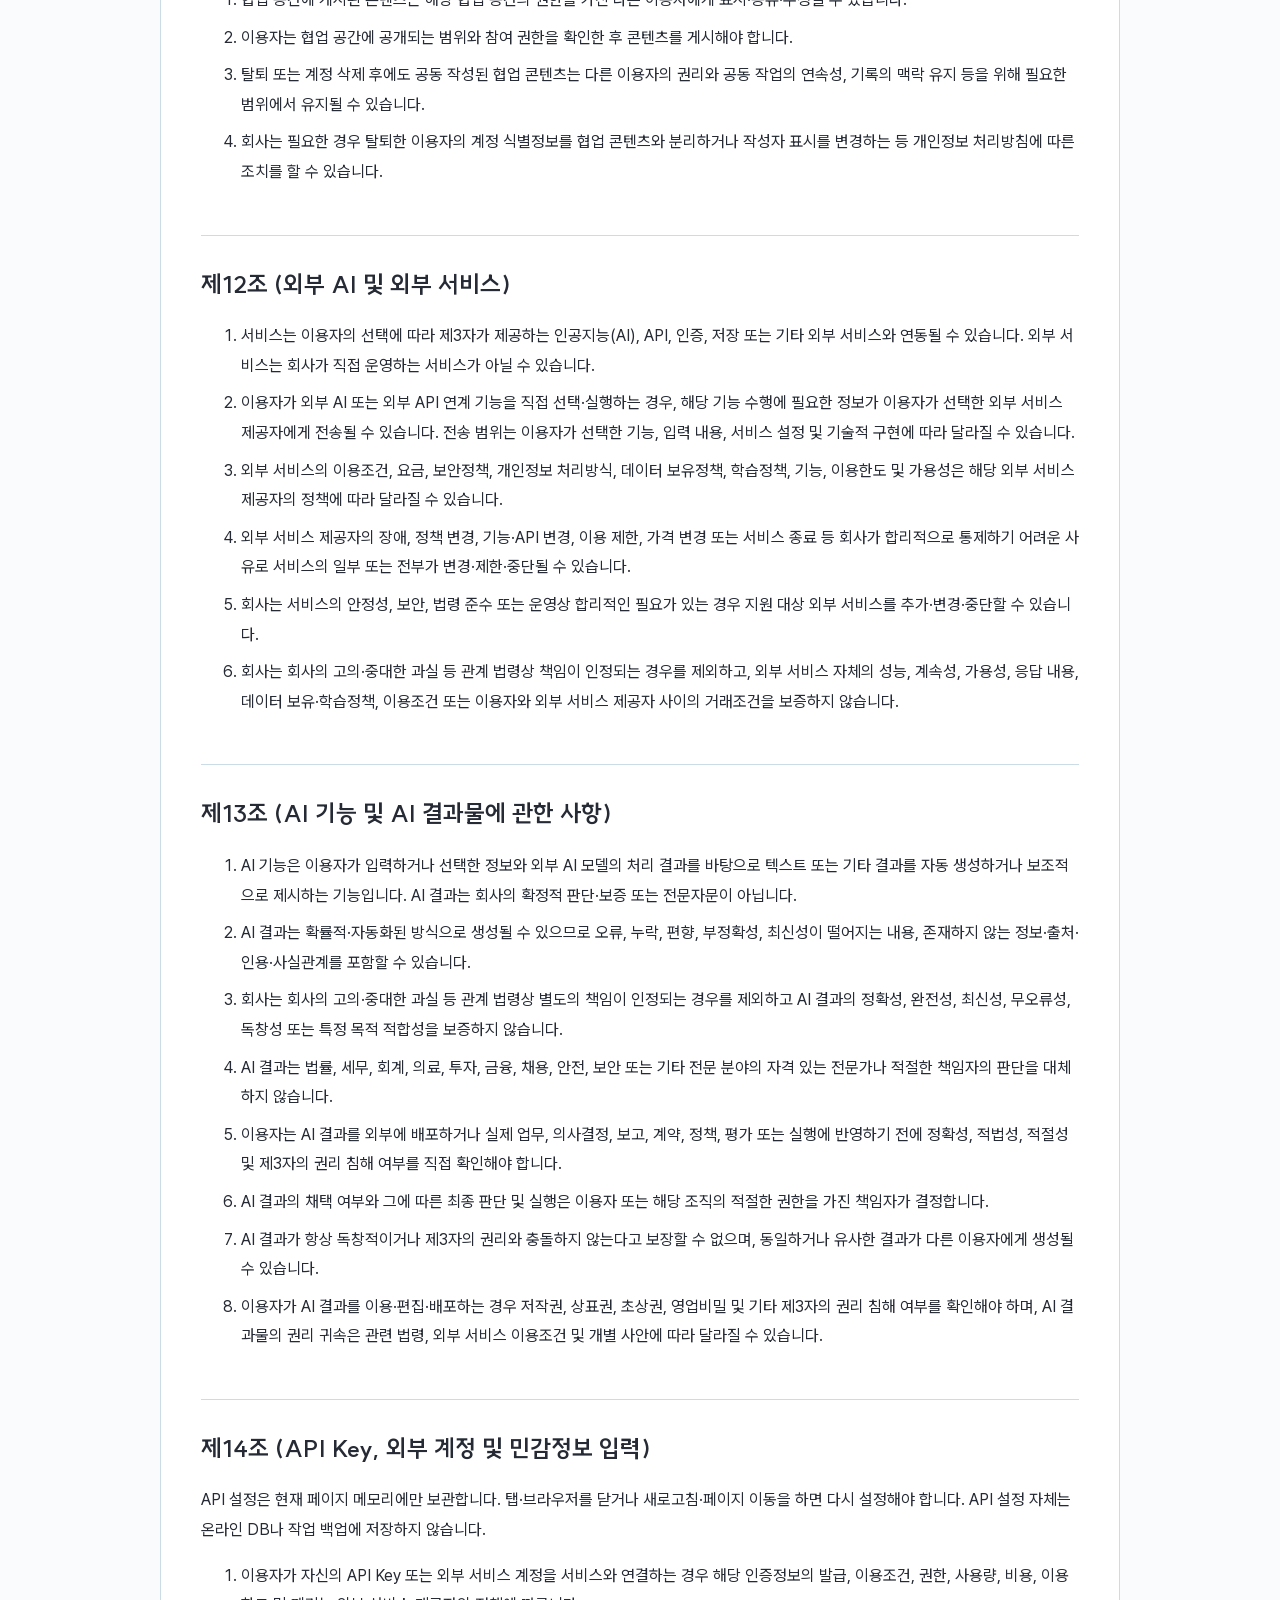
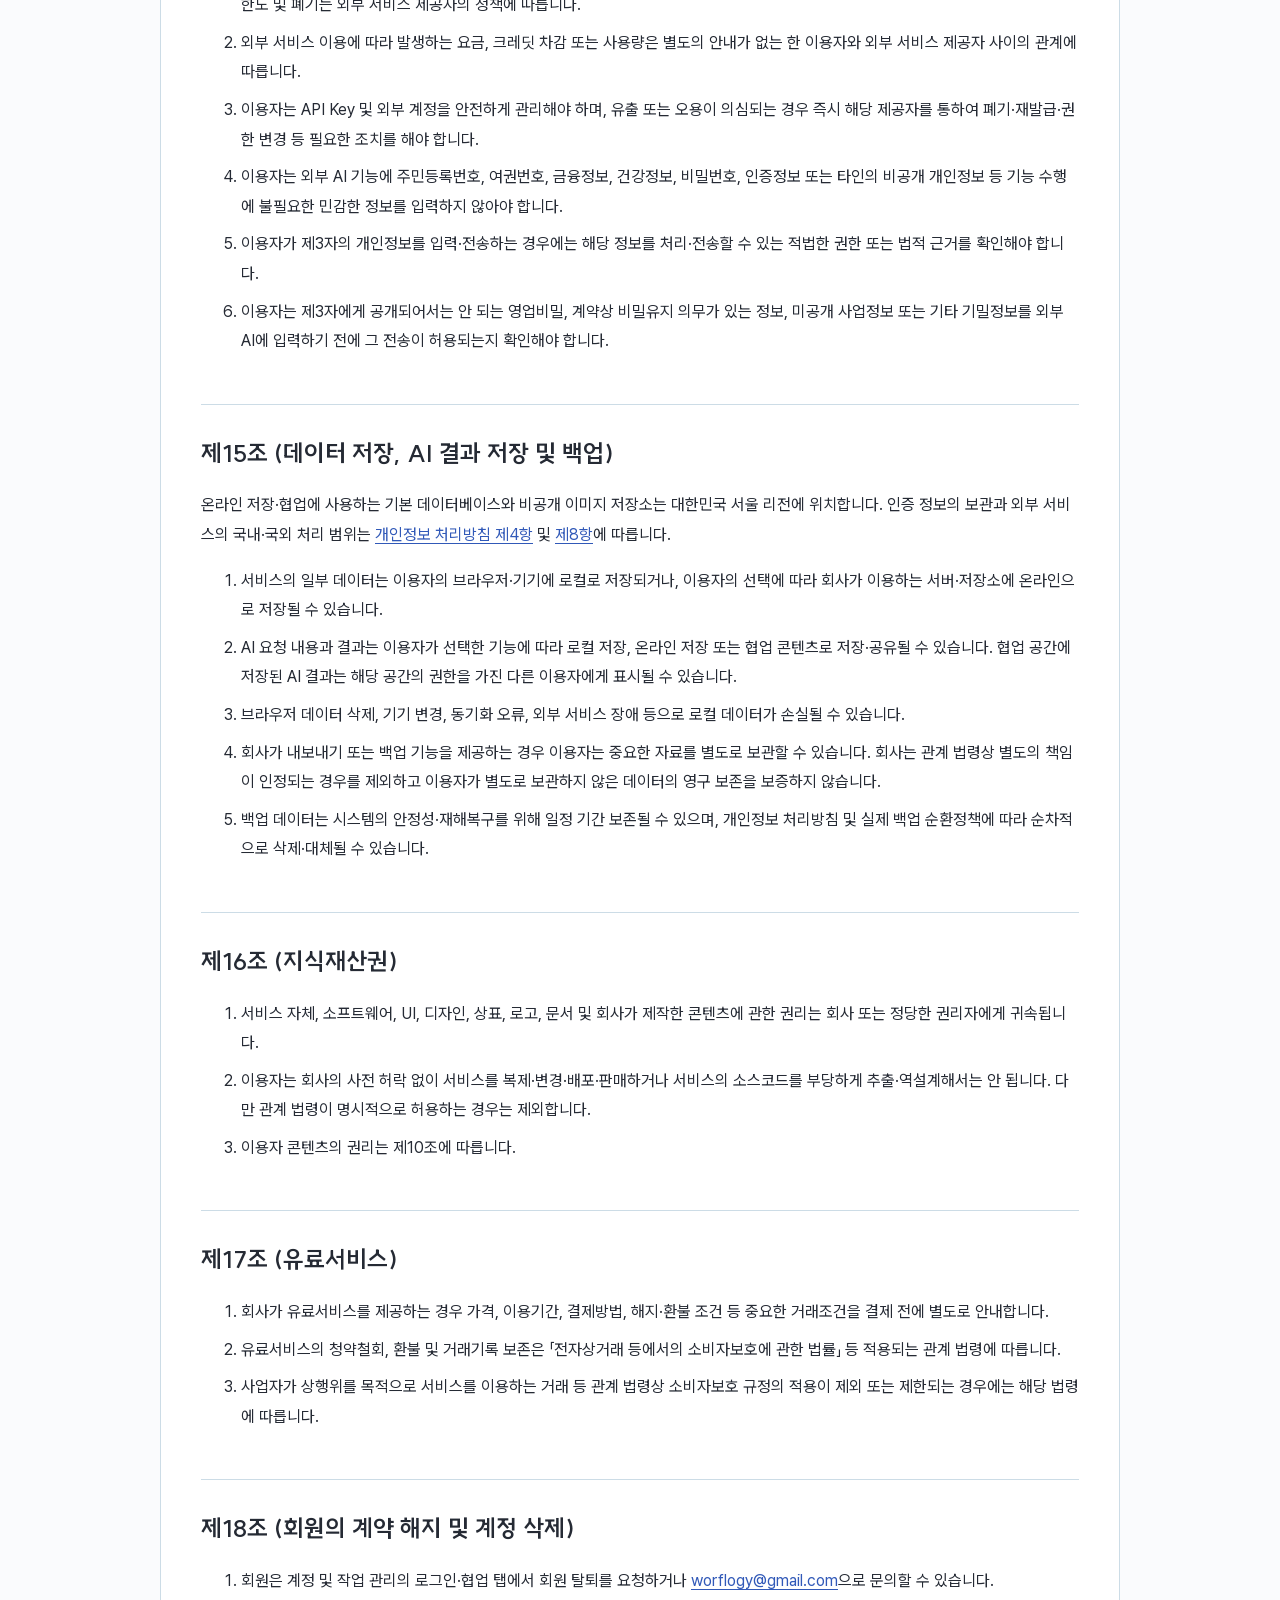
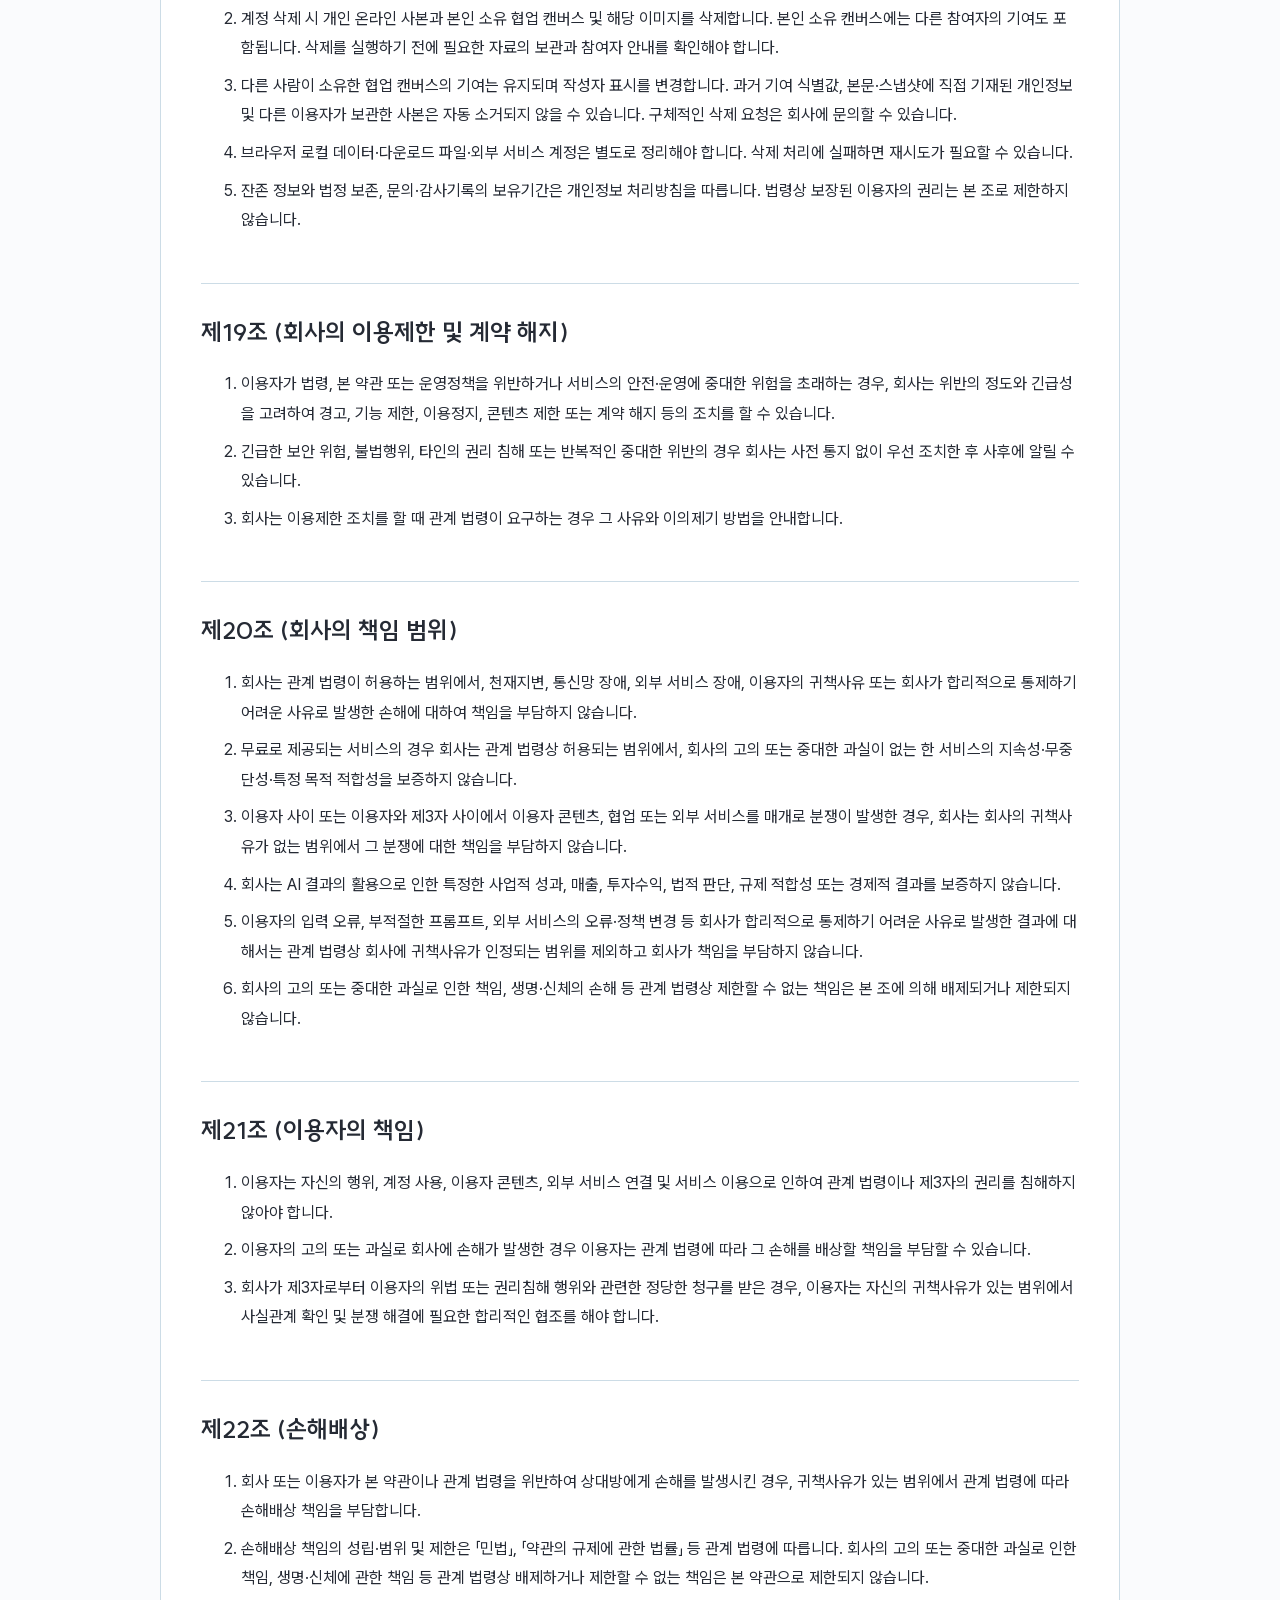
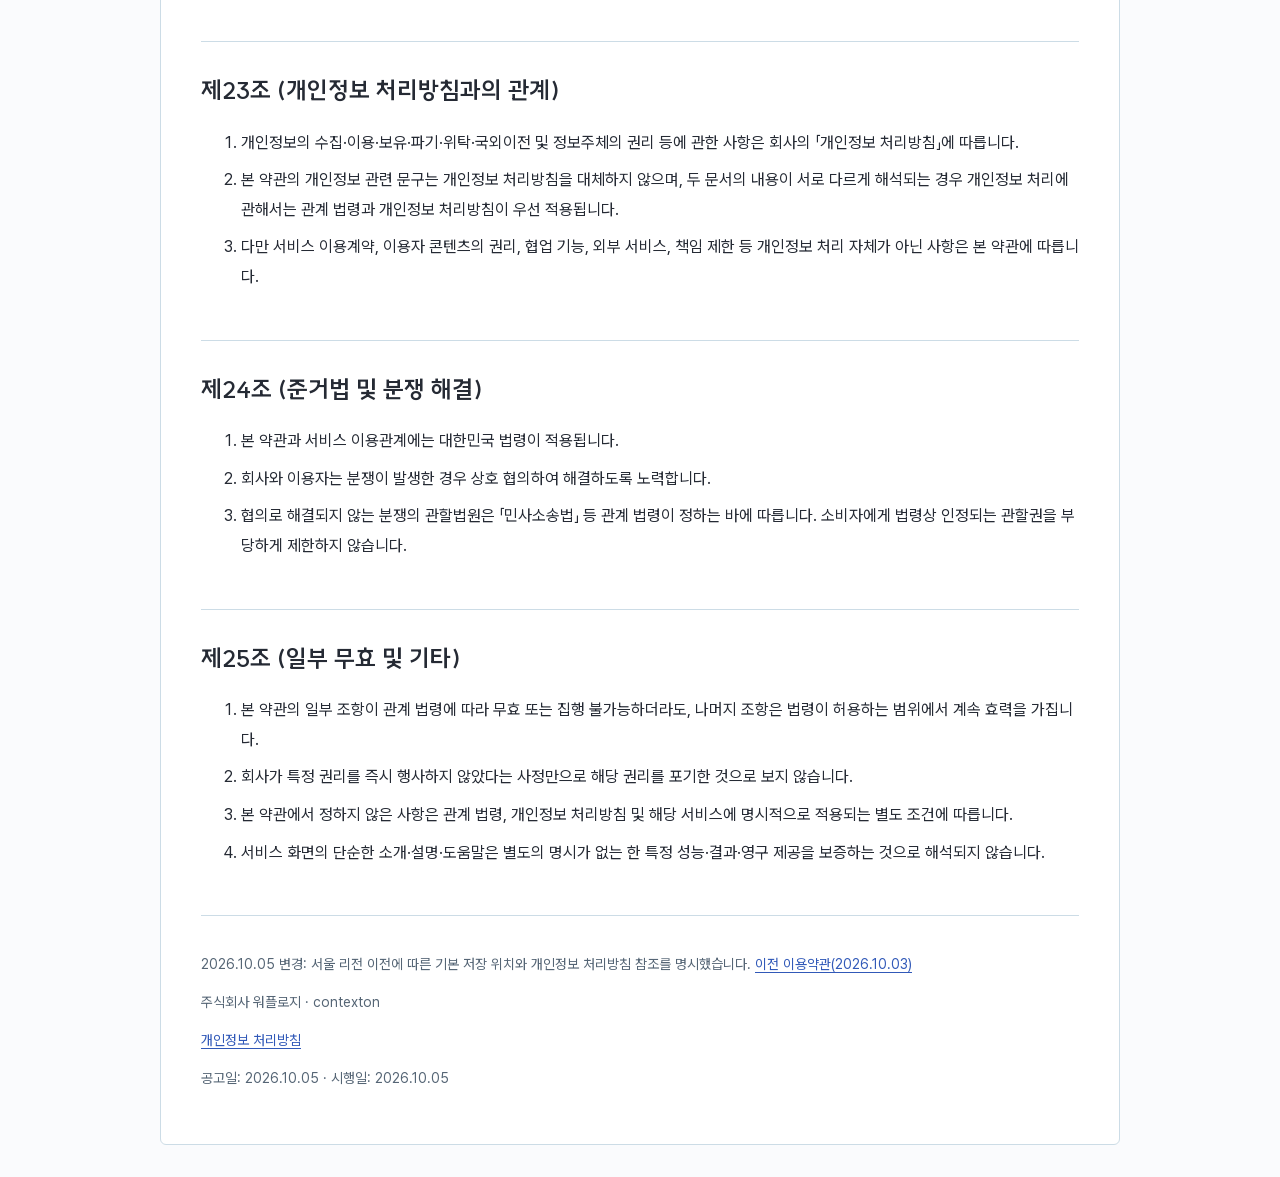
<file: terms_of_service.html>
<!DOCTYPE html>
<html lang="ko">
<head>
  <meta charset="utf-8" />
  <meta name="viewport" content="width=device-width, initial-scale=1" />
  <title>contexton 이용약관</title>
  <meta name="description" content="주식회사 워플로지 contexton 이용약관" />
  <link rel="stylesheet" href="theme.css?v=d64a4a88b7e1f9f6"><link rel="stylesheet" href="legal.css?v=a8fc46f4175d33bb">
<link rel="canonical" href="https://www.contextonai.com/terms_of_service.html"><script src="legal-modal.js?v=7c47b718f95e4cfa" defer></script></head>
<body class="legal-page"><div class="legal-top"><a href="index.html">contexton · 캔버스 돌아가기</a><nav class="legal-links" aria-label="법적 고지"><a href="terms_of_service.html">이용약관</a><span aria-hidden="true">|</span><a href="privacy_policy.html">개인정보 처리방침</a></nav></div>
<main>
  <header>
    <h1>contexton 이용약관</h1>
    <p class="meta">공고일: 2026.10.05 · 시행일: <span class="policy-date">2026.10.05</span></p>
  </header>

  <section class="intro">
    <p>
      이 이용약관(이하 “약관”)은 주식회사 워플로지(이하 “회사”)가 제공하는
      contexton 및 이에 부수되는 온라인 서비스(이하 “서비스”)의 이용조건과
      회사와 이용자 사이의 권리·의무 및 책임사항을 정합니다.
    </p>
    <p>
      본 약관은 관계 법령의 강행규정에 반하지 않는 범위에서 적용됩니다.
      개인정보 처리에 관한 사항은 별도의 「개인정보 처리방침」에 따릅니다.
      AI 기능의 특성, 외부 AI 서비스 연계, API Key, AI 결과의 이용 및 책임 범위에 관한 사항은 본 약관에 포함되어 있습니다.
      본 약관의 면책·책임제한 조항은 관계 법령상 허용되는 범위에서만 적용됩니다.
    </p>
  </section>

  <nav aria-label="목차">
    <strong>목차</strong>
    <ol>
      <li><a href="#a1">목적</a></li>
      <li><a href="#a2">용어의 정의</a></li>
      <li><a href="#a3">약관의 효력 및 변경</a></li>
      <li><a href="#a4">이용계약의 성립</a></li>
      <li><a href="#a5">계정 및 인증정보의 관리</a></li>
      <li><a href="#a6">서비스의 내용 및 변경</a></li>
      <li><a href="#a7">서비스의 중단 및 제한</a></li>
      <li><a href="#a8">이용자의 의무</a></li>
      <li><a href="#a9">금지행위</a></li>
      <li><a href="#a10">이용자 콘텐츠</a></li>
      <li><a href="#a11">협업 기능</a></li>
      <li><a href="#a12">외부 AI 및 외부 서비스</a></li>
      <li><a href="#a13">AI 결과물에 관한 사항</a></li>
      <li><a href="#a14">API Key 및 외부 계정</a></li>
      <li><a href="#a15">데이터 저장·백업</a></li>
      <li><a href="#a16">지식재산권</a></li>
      <li><a href="#a17">유료서비스</a></li>
      <li><a href="#a18">계약 해지 및 계정 삭제</a></li>
      <li><a href="#a19">이용제한 및 계약 해지</a></li>
      <li><a href="#a20">회사의 책임 범위</a></li>
      <li><a href="#a21">이용자의 책임</a></li>
      <li><a href="#a22">손해배상</a></li>
      <li><a href="#a23">개인정보 처리방침과의 관계</a></li>
      <li><a href="#a24">준거법 및 분쟁 해결</a></li>
      <li><a href="#a25">일부 무효 및 기타</a></li>
    </ol>
  </nav>

  <section id="a1">
    <h2>제1조 (목적)</h2>
    <p>
      본 약관은 회사가 서비스를 제공하고 이용자가 서비스를 이용하는 데 필요한 기본적인 사항을 규정함을 목적으로 합니다.
    </p>
  </section>

  <section id="a2">
    <h2>제2조 (용어의 정의)</h2>
    <ol>
      <li>“이용자”란 본 약관에 따라 서비스를 이용하는 회원 및 비회원을 말합니다.</li>
      <li>“회원”이란 회사가 정한 절차에 따라 계정을 생성하고 서비스를 이용하는 자를 말합니다.</li>
      <li>“계정”이란 서비스 이용자를 식별하고 이용권한을 관리하기 위해 생성되는 이용자 단위를 말합니다.</li>
      <li>
        “이용자 콘텐츠”란 이용자가 서비스에 입력·업로드·저장·작성·공유하는 이미지, 텍스트, 노드, 관계,
        해석, 의견, 문서, 데이터, 메타데이터 및 기타 자료를 말합니다.
      </li>
      <li>“협업 콘텐츠”란 둘 이상의 이용자가 공동 작업 공간에서 작성·공유·수정하는 이용자 콘텐츠를 말합니다.</li>
      <li>“외부 서비스”란 외부 AI, API, 클라우드, 인증 등 회사가 직접 운영하지 않는 제3자의 서비스를 말합니다.</li>
    </ol>
  </section>

  <section id="a3">
    <h2>제3조 (약관의 효력 및 변경)</h2>
    <ol>
      <li>본 약관은 이용자가 쉽게 확인할 수 있도록 서비스 화면 등에 게시되고, 이용자가 이에 동의한 경우 이용계약의 내용이 됩니다.</li>
      <li>
        회사는 관계 법령에 위반되지 않는 범위에서 합리적인 사유가 있는 경우 본 약관을 변경할 수 있습니다.
        변경 시 적용일자, 변경내용 및 변경사유를 서비스 화면 등에 게시합니다.
      </li>
      <li>
        이용자에게 불리하거나 중요한 변경이 있는 경우 회사는 관계 법령에서 요구하는 방법과 기간에 따라 이를 알립니다.
      </li>
      <li>
        변경된 약관에 동의하지 않는 이용자는 적용일 전까지 이용계약을 해지할 수 있습니다.
        다만 관계 법령상 별도의 동의가 필요한 변경은 해당 법령에 따릅니다.
      </li>
      <li>본 약관과 개별 서비스에 명시적으로 적용되는 별도 조건이 충돌하는 경우, 관계 법령에 반하지 않는 범위에서 해당 별도 조건이 우선 적용됩니다.</li>
    </ol>
  </section>

  <section id="a4">
    <h2>제4조 (이용계약의 성립)</h2>
    <ol>
      <li>이용계약은 이용자가 본 약관에 동의하고 회사가 정한 절차에 따라 서비스 이용을 신청하여 회사가 이를 승낙한 때 성립합니다.</li>
      <li>
        회사는 다음 각 호의 사유가 있는 경우 가입 또는 이용 신청을 승낙하지 않거나 사후에 이용을 제한할 수 있습니다.
        <ul>
          <li>허위 또는 타인의 정보를 사용한 경우</li>
          <li>서비스 운영을 방해할 목적이 있다고 합리적으로 판단되는 경우</li>
          <li>법령, 본 약관 또는 회사의 운영정책을 위반한 이력이 있는 경우</li>
          <li>기술적·운영상 서비스 제공이 곤란한 경우</li>
          <li>그 밖에 위 각 호에 준하는 사유로 서비스 제공이 현저히 곤란한 경우</li>
        </ul>
      </li>
    </ol>
  </section>

  <section id="a5">
    <h2>제5조 (계정 및 인증정보의 관리)</h2>
    <ol>
      <li>이용자는 자신의 계정, 비밀번호, API Key 및 기타 인증정보를 안전하게 관리하여야 합니다.</li>
      <li>이용자는 자신의 인증정보를 제3자가 무단 사용하도록 허용해서는 안 됩니다.</li>
      <li>
        이용자의 관리 소홀, 공유, 유출 등 이용자에게 귀책사유가 있는 인증정보의 오용으로 발생한 손해에 대하여
        회사는 관계 법령상 책임이 인정되는 경우를 제외하고 책임을 부담하지 않습니다.
      </li>
      <li>이용자는 계정의 도용 또는 무단 사용을 알게 된 경우 지체 없이 회사에 알리고 필요한 조치를 취해야 합니다.</li>
    </ol>
  </section>

  <section id="a6">
    <h2>제6조 (서비스의 내용 및 변경)</h2>
    <ol>
      <li>회사는 이용자에게 캔버스 작성, 저장, 협업, 외부 AI 연계 및 이에 부수되는 기능을 제공할 수 있습니다.</li>
      <li>
        회사는 서비스 개선, 기술 변경, 보안, 법령 준수, 외부 서비스 변경 또는 사업상 필요에 따라
        서비스의 전부 또는 일부를 추가·변경·개선할 수 있습니다.
      </li>
      <li>
        이용자의 권리 또는 이용에 중대한 영향을 주는 변경의 경우 회사는 관계 법령에서 요구하는 범위에서 사전에 알립니다.
      </li>
      <li>시험·베타·실험 기능은 정식 서비스와 달리 기능·성능·가용성이 보장되지 않으며, 관계 법령에 위반되지 않는 범위에서 변경 또는 종료될 수 있습니다.</li>
    </ol>
  </section>

  <section id="a7">
    <h2>제7조 (서비스의 중단 및 제한)</h2>
    <ol>
      <li>
        회사는 다음 사유가 있는 경우 서비스의 전부 또는 일부를 일시적으로 중단하거나 제한할 수 있습니다.
        <ul>
          <li>점검, 교체, 장애 또는 통신장애</li>
          <li>보안상 긴급한 조치가 필요한 경우</li>
          <li>외부 서비스 제공자의 장애·정책 변경·서비스 종료</li>
          <li>천재지변, 정전, 전쟁, 국가비상사태 등 불가항력적 사유</li>
          <li>법령 또는 행정·사법기관의 적법한 요구</li>
          <li>그 밖에 정상적인 서비스 제공이 현저히 곤란한 경우</li>
        </ul>
      </li>
      <li>회사는 예측 가능한 중단의 경우 가능한 범위에서 사전에 안내합니다. 긴급하거나 통제할 수 없는 사유가 있는 경우 사후 안내할 수 있습니다.</li>
    </ol>
  </section>

  <section id="a8">
    <h2>제8조 (이용자의 의무)</h2>
    <p>이용자는 다음 사항을 준수해야 합니다.</p>
    <ul>
      <li>관계 법령, 본 약관 및 서비스 운영정책 준수</li>
      <li>정확한 계정정보의 제공 및 최신 상태 유지</li>
      <li>제3자의 개인정보·지식재산권·영업비밀·초상권 등 권리 존중</li>
      <li>서비스에 입력·업로드하는 자료에 대한 적법한 권한 또는 이용근거 확보</li>
      <li>서비스 및 외부 AI의 결과물을 실제 의사결정에 사용하기 전에 필요한 검토 수행</li>
    </ul>
  </section>

  <section id="a9">
    <h2>제9조 (금지행위)</h2>
    <p>이용자는 다음 행위를 해서는 안 됩니다.</p>
    <ul>
      <li>타인의 계정 또는 인증정보를 무단 사용하거나 타인을 사칭하는 행위</li>
      <li>불법적인 정보, 권리침해 정보 또는 악성코드를 입력·업로드·전송하는 행위</li>
      <li>서비스의 보안·인증·접근통제를 우회하거나 취약점을 악용하는 행위</li>
      <li>서비스에 과도한 부하를 유발하거나 정상적인 운영을 방해하는 행위</li>
      <li>회사의 명시적 허용 범위를 벗어난 자동수집, 스크래핑 또는 대량 호출</li>
      <li>서비스 또는 회사의 지식재산권을 침해하는 행위</li>
      <li>법령 또는 공서양속에 반하는 행위</li>
      <li>그 밖에 회사가 합리적으로 서비스 운영에 중대한 위해가 있다고 판단하는 행위</li>
    </ul>
  </section>

  <section id="a10">
    <h2>제10조 (이용자 콘텐츠)</h2>
    <ol>
      <li>이용자 콘텐츠에 관한 권리는 원칙적으로 해당 이용자 또는 적법한 권리자에게 귀속됩니다.</li>
      <li>
        이용자는 서비스의 저장·전송·표시·협업·백업 및 기타 서비스 기능을 제공하는 데 필요한 범위에서
        회사가 이용자 콘텐츠를 기술적으로 처리할 수 있도록 허용합니다.
      </li>
      <li>
        제2항의 허용은 서비스 제공 및 운영에 필요한 범위를 넘는 소유권 이전을 의미하지 않습니다.
      </li>
      <li>
        회사는 이용자 콘텐츠가 법령·본 약관을 위반하거나 제3자의 권리를 침해하거나 서비스의 안전·정상 운영을 위협한다고
        합리적인 근거에 따라 판단하는 경우, 관계 법령 및 운영정책에 따라 노출 제한, 접근 제한, 임시조치, 삭제 등 필요한 조치를 할 수 있습니다.
      </li>
      <li>
        이용자가 제공한 콘텐츠의 적법성·정확성·권리관계에 관한 책임은 이용자에게 귀책사유가 있는 범위에서 해당 이용자가 부담합니다.
      </li>
    </ol>
  </section>

  <section id="a11">
    <h2>제11조 (협업 기능)</h2>
    <ol>
      <li>협업 공간에 게시된 콘텐츠는 해당 협업 공간의 권한을 가진 다른 이용자에게 표시·공유·수정될 수 있습니다.</li>
      <li>이용자는 협업 공간에 공개되는 범위와 참여 권한을 확인한 후 콘텐츠를 게시해야 합니다.</li>
      <li>
        탈퇴 또는 계정 삭제 후에도 공동 작성된 협업 콘텐츠는 다른 이용자의 권리와 공동 작업의 연속성,
        기록의 맥락 유지 등을 위해 필요한 범위에서 유지될 수 있습니다.
      </li>
      <li>
        회사는 필요한 경우 탈퇴한 이용자의 계정 식별정보를 협업 콘텐츠와 분리하거나 작성자 표시를 변경하는 등
        개인정보 처리방침에 따른 조치를 할 수 있습니다.
      </li>
    </ol>
  </section>

  <section id="a12">
    <h2>제12조 (외부 AI 및 외부 서비스)</h2>
    <ol>
      <li>
        서비스는 이용자의 선택에 따라 제3자가 제공하는 인공지능(AI), API, 인증, 저장 또는 기타 외부 서비스와 연동될 수 있습니다.
        외부 서비스는 회사가 직접 운영하는 서비스가 아닐 수 있습니다.
      </li>
      <li>
        이용자가 외부 AI 또는 외부 API 연계 기능을 직접 선택·실행하는 경우,
        해당 기능 수행에 필요한 정보가 이용자가 선택한 외부 서비스 제공자에게 전송될 수 있습니다.
        전송 범위는 이용자가 선택한 기능, 입력 내용, 서비스 설정 및 기술적 구현에 따라 달라질 수 있습니다.
      </li>
      <li>
        외부 서비스의 이용조건, 요금, 보안정책, 개인정보 처리방식, 데이터 보유정책, 학습정책,
        기능, 이용한도 및 가용성은 해당 외부 서비스 제공자의 정책에 따라 달라질 수 있습니다.
      </li>
      <li>
        외부 서비스 제공자의 장애, 정책 변경, 기능·API 변경, 이용 제한, 가격 변경 또는 서비스 종료 등
        회사가 합리적으로 통제하기 어려운 사유로 서비스의 일부 또는 전부가 변경·제한·중단될 수 있습니다.
      </li>
      <li>
        회사는 서비스의 안정성, 보안, 법령 준수 또는 운영상 합리적인 필요가 있는 경우
        지원 대상 외부 서비스를 추가·변경·중단할 수 있습니다.
      </li>
      <li>
        회사는 회사의 고의·중대한 과실 등 관계 법령상 책임이 인정되는 경우를 제외하고,
        외부 서비스 자체의 성능, 계속성, 가용성, 응답 내용, 데이터 보유·학습정책,
        이용조건 또는 이용자와 외부 서비스 제공자 사이의 거래조건을 보증하지 않습니다.
      </li>
    </ol>
  </section>

  <section id="a13">
    <h2>제13조 (AI 기능 및 AI 결과물에 관한 사항)</h2>
    <ol>
      <li>
        AI 기능은 이용자가 입력하거나 선택한 정보와 외부 AI 모델의 처리 결과를 바탕으로
        텍스트 또는 기타 결과를 자동 생성하거나 보조적으로 제시하는 기능입니다.
        AI 결과는 회사의 확정적 판단·보증 또는 전문자문이 아닙니다.
      </li>
      <li>
        AI 결과는 확률적·자동화된 방식으로 생성될 수 있으므로 오류, 누락, 편향, 부정확성,
        최신성이 떨어지는 내용, 존재하지 않는 정보·출처·인용·사실관계를 포함할 수 있습니다.
      </li>
      <li>
        회사는 회사의 고의·중대한 과실 등 관계 법령상 별도의 책임이 인정되는 경우를 제외하고
        AI 결과의 정확성, 완전성, 최신성, 무오류성, 독창성 또는 특정 목적 적합성을 보증하지 않습니다.
      </li>
      <li>
        AI 결과는 법률, 세무, 회계, 의료, 투자, 금융, 채용, 안전, 보안 또는 기타 전문 분야의
        자격 있는 전문가나 적절한 책임자의 판단을 대체하지 않습니다.
      </li>
      <li>
        이용자는 AI 결과를 외부에 배포하거나 실제 업무, 의사결정, 보고, 계약, 정책, 평가 또는 실행에 반영하기 전에
        정확성, 적법성, 적절성 및 제3자의 권리 침해 여부를 직접 확인해야 합니다.
      </li>
      <li>
        AI 결과의 채택 여부와 그에 따른 최종 판단 및 실행은 이용자 또는 해당 조직의 적절한 권한을 가진 책임자가 결정합니다.
      </li>
      <li>
        AI 결과가 항상 독창적이거나 제3자의 권리와 충돌하지 않는다고 보장할 수 없으며,
        동일하거나 유사한 결과가 다른 이용자에게 생성될 수 있습니다.
      </li>
      <li>
        이용자가 AI 결과를 이용·편집·배포하는 경우 저작권, 상표권, 초상권, 영업비밀 및 기타 제3자의 권리 침해 여부를 확인해야 하며,
        AI 결과물의 권리 귀속은 관련 법령, 외부 서비스 이용조건 및 개별 사안에 따라 달라질 수 있습니다.
      </li>
    </ol>
  </section>

  <section id="a14">
    <h2>제14조 (API Key, 외부 계정 및 민감정보 입력)</h2><p>API 설정은 현재 페이지 메모리에만 보관합니다. 탭·브라우저를 닫거나 새로고침·페이지 이동을 하면 다시 설정해야 합니다. API 설정 자체는 온라인 DB나 작업 백업에 저장하지 않습니다.</p>
    <ol>
      <li>
        이용자가 자신의 API Key 또는 외부 서비스 계정을 서비스와 연결하는 경우
        해당 인증정보의 발급, 이용조건, 권한, 사용량, 비용, 이용한도 및 폐기는 외부 서비스 제공자의 정책에 따릅니다.
      </li>
      <li>
        외부 서비스 이용에 따라 발생하는 요금, 크레딧 차감 또는 사용량은 별도의 안내가 없는 한
        이용자와 외부 서비스 제공자 사이의 관계에 따릅니다.
      </li>
      <li>
        이용자는 API Key 및 외부 계정을 안전하게 관리해야 하며,
        유출 또는 오용이 의심되는 경우 즉시 해당 제공자를 통하여 폐기·재발급·권한 변경 등 필요한 조치를 해야 합니다.
      </li>
      <li>
        이용자는 외부 AI 기능에 주민등록번호, 여권번호, 금융정보, 건강정보, 비밀번호,
        인증정보 또는 타인의 비공개 개인정보 등 기능 수행에 불필요한 민감한 정보를 입력하지 않아야 합니다.
      </li>
      <li>
        이용자가 제3자의 개인정보를 입력·전송하는 경우에는 해당 정보를 처리·전송할 수 있는 적법한 권한 또는 법적 근거를 확인해야 합니다.
      </li>
      <li>
        이용자는 제3자에게 공개되어서는 안 되는 영업비밀, 계약상 비밀유지 의무가 있는 정보,
        미공개 사업정보 또는 기타 기밀정보를 외부 AI에 입력하기 전에 그 전송이 허용되는지 확인해야 합니다.
      </li>
    </ol>
  </section>

  <section id="a15">
    <h2>제15조 (데이터 저장, AI 결과 저장 및 백업)</h2>
    <p>온라인 저장·협업에 사용하는 기본 데이터베이스와 비공개 이미지 저장소는 대한민국 서울 리전에 위치합니다. 인증 정보의 보관과 외부 서비스의 국내·국외 처리 범위는 <a href="privacy_policy.html#p4">개인정보 처리방침 제4항</a> 및 <a href="privacy_policy.html#p8">제8항</a>에 따릅니다.</p>
    <ol>
      <li>
        서비스의 일부 데이터는 이용자의 브라우저·기기에 로컬로 저장되거나,
        이용자의 선택에 따라 회사가 이용하는 서버·저장소에 온라인으로 저장될 수 있습니다.
      </li>
      <li>
        AI 요청 내용과 결과는 이용자가 선택한 기능에 따라 로컬 저장, 온라인 저장 또는 협업 콘텐츠로 저장·공유될 수 있습니다.
        협업 공간에 저장된 AI 결과는 해당 공간의 권한을 가진 다른 이용자에게 표시될 수 있습니다.
      </li>
      <li>
        브라우저 데이터 삭제, 기기 변경, 동기화 오류, 외부 서비스 장애 등으로 로컬 데이터가 손실될 수 있습니다.
      </li>
      <li>
        회사가 내보내기 또는 백업 기능을 제공하는 경우 이용자는 중요한 자료를 별도로 보관할 수 있습니다.
        회사는 관계 법령상 별도의 책임이 인정되는 경우를 제외하고 이용자가 별도로 보관하지 않은 데이터의 영구 보존을 보증하지 않습니다.
      </li>
      <li>
        백업 데이터는 시스템의 안정성·재해복구를 위해 일정 기간 보존될 수 있으며,
        개인정보 처리방침 및 실제 백업 순환정책에 따라 순차적으로 삭제·대체될 수 있습니다.
      </li>
    </ol>
  </section>

  <section id="a16">
    <h2>제16조 (지식재산권)</h2>
    <ol>
      <li>서비스 자체, 소프트웨어, UI, 디자인, 상표, 로고, 문서 및 회사가 제작한 콘텐츠에 관한 권리는 회사 또는 정당한 권리자에게 귀속됩니다.</li>
      <li>이용자는 회사의 사전 허락 없이 서비스를 복제·변경·배포·판매하거나 서비스의 소스코드를 부당하게 추출·역설계해서는 안 됩니다. 다만 관계 법령이 명시적으로 허용하는 경우는 제외합니다.</li>
      <li>이용자 콘텐츠의 권리는 제10조에 따릅니다.</li>
    </ol>
  </section>

  <section id="a17">
    <h2>제17조 (유료서비스)</h2>
    <ol>
      <li>회사가 유료서비스를 제공하는 경우 가격, 이용기간, 결제방법, 해지·환불 조건 등 중요한 거래조건을 결제 전에 별도로 안내합니다.</li>
      <li>유료서비스의 청약철회, 환불 및 거래기록 보존은 「전자상거래 등에서의 소비자보호에 관한 법률」 등 적용되는 관계 법령에 따릅니다.</li>
      <li>사업자가 상행위를 목적으로 서비스를 이용하는 거래 등 관계 법령상 소비자보호 규정의 적용이 제외 또는 제한되는 경우에는 해당 법령에 따릅니다.</li>
    </ol>
  </section>

  <section id="a18"><h2>제18조 (회원의 계약 해지 및 계정 삭제)</h2><ol><li>회원은 계정 및 작업 관리의 로그인·협업 탭에서 회원 탈퇴를 요청하거나 <a href="mailto:worflogy@gmail.com">worflogy@gmail.com</a>으로 문의할 수 있습니다.</li><li>계정 삭제 시 개인 온라인 사본과 본인 소유 협업 캔버스 및 해당 이미지를 삭제합니다. 본인 소유 캔버스에는 다른 참여자의 기여도 포함됩니다. 삭제를 실행하기 전에 필요한 자료의 보관과 참여자 안내를 확인해야 합니다.</li><li>다른 사람이 소유한 협업 캔버스의 기여는 유지되며 작성자 표시를 변경합니다. 과거 기여 식별값, 본문·스냅샷에 직접 기재된 개인정보 및 다른 이용자가 보관한 사본은 자동 소거되지 않을 수 있습니다. 구체적인 삭제 요청은 회사에 문의할 수 있습니다.</li><li>브라우저 로컬 데이터·다운로드 파일·외부 서비스 계정은 별도로 정리해야 합니다. 삭제 처리에 실패하면 재시도가 필요할 수 있습니다.</li><li>잔존 정보와 법정 보존, 문의·감사기록의 보유기간은 개인정보 처리방침을 따릅니다. 법령상 보장된 이용자의 권리는 본 조로 제한하지 않습니다.</li></ol></section>

  <section id="a19">
    <h2>제19조 (회사의 이용제한 및 계약 해지)</h2>
    <ol>
      <li>
        이용자가 법령, 본 약관 또는 운영정책을 위반하거나 서비스의 안전·운영에 중대한 위험을 초래하는 경우,
        회사는 위반의 정도와 긴급성을 고려하여 경고, 기능 제한, 이용정지, 콘텐츠 제한 또는 계약 해지 등의 조치를 할 수 있습니다.
      </li>
      <li>
        긴급한 보안 위험, 불법행위, 타인의 권리 침해 또는 반복적인 중대한 위반의 경우 회사는 사전 통지 없이 우선 조치한 후 사후에 알릴 수 있습니다.
      </li>
      <li>
        회사는 이용제한 조치를 할 때 관계 법령이 요구하는 경우 그 사유와 이의제기 방법을 안내합니다.
      </li>
    </ol>
  </section>

  <section id="a20">
    <h2>제20조 (회사의 책임 범위)</h2>
    <ol>
      <li>
        회사는 관계 법령이 허용하는 범위에서, 천재지변, 통신망 장애, 외부 서비스 장애,
        이용자의 귀책사유 또는 회사가 합리적으로 통제하기 어려운 사유로 발생한 손해에 대하여 책임을 부담하지 않습니다.
      </li>
      <li>
        무료로 제공되는 서비스의 경우 회사는 관계 법령상 허용되는 범위에서,
        회사의 고의 또는 중대한 과실이 없는 한 서비스의 지속성·무중단성·특정 목적 적합성을 보증하지 않습니다.
      </li>
      <li>
        이용자 사이 또는 이용자와 제3자 사이에서 이용자 콘텐츠, 협업 또는 외부 서비스를 매개로 분쟁이 발생한 경우,
        회사는 회사의 귀책사유가 없는 범위에서 그 분쟁에 대한 책임을 부담하지 않습니다.
      </li>
      <li>
        회사는 AI 결과의 활용으로 인한 특정한 사업적 성과, 매출, 투자수익, 법적 판단,
        규제 적합성 또는 경제적 결과를 보증하지 않습니다.
      </li>
      <li>
        이용자의 입력 오류, 부적절한 프롬프트, 외부 서비스의 오류·정책 변경 등 회사가 합리적으로 통제하기 어려운 사유로 발생한 결과에 대해서는
        관계 법령상 회사에 귀책사유가 인정되는 범위를 제외하고 회사가 책임을 부담하지 않습니다.
      </li>
      <li>
        회사의 고의 또는 중대한 과실로 인한 책임, 생명·신체의 손해 등 관계 법령상 제한할 수 없는 책임은 본 조에 의해 배제되거나 제한되지 않습니다.
      </li>
    </ol>
  </section>

  <section id="a21">
    <h2>제21조 (이용자의 책임)</h2>
    <ol>
      <li>
        이용자는 자신의 행위, 계정 사용, 이용자 콘텐츠, 외부 서비스 연결 및 서비스 이용으로 인하여
        관계 법령이나 제3자의 권리를 침해하지 않아야 합니다.
      </li>
      <li>
        이용자의 고의 또는 과실로 회사에 손해가 발생한 경우 이용자는 관계 법령에 따라 그 손해를 배상할 책임을 부담할 수 있습니다.
      </li>
      <li>
        회사가 제3자로부터 이용자의 위법 또는 권리침해 행위와 관련한 정당한 청구를 받은 경우,
        이용자는 자신의 귀책사유가 있는 범위에서 사실관계 확인 및 분쟁 해결에 필요한 합리적인 협조를 해야 합니다.
      </li>
    </ol>
  </section>

  <section id="a22">
    <h2>제22조 (손해배상)</h2>
    <ol>
      <li>회사 또는 이용자가 본 약관이나 관계 법령을 위반하여 상대방에게 손해를 발생시킨 경우, 귀책사유가 있는 범위에서 관계 법령에 따라 손해배상 책임을 부담합니다.</li>
      <li>
        손해배상 책임의 성립·범위 및 제한은 「민법」, 「약관의 규제에 관한 법률」 등 관계 법령에 따릅니다.
        회사의 고의 또는 중대한 과실로 인한 책임, 생명·신체에 관한 책임 등 관계 법령상 배제하거나 제한할 수 없는 책임은 본 약관으로 제한되지 않습니다.
      </li>
    </ol>
  </section>

  <section id="a23">
    <h2>제23조 (개인정보 처리방침과의 관계)</h2>
    <ol>
      <li>개인정보의 수집·이용·보유·파기·위탁·국외이전 및 정보주체의 권리 등에 관한 사항은 회사의 「개인정보 처리방침」에 따릅니다.</li>
      <li>
        본 약관의 개인정보 관련 문구는 개인정보 처리방침을 대체하지 않으며,
        두 문서의 내용이 서로 다르게 해석되는 경우 개인정보 처리에 관해서는 관계 법령과 개인정보 처리방침이 우선 적용됩니다.
      </li>
      <li>
        다만 서비스 이용계약, 이용자 콘텐츠의 권리, 협업 기능, 외부 서비스, 책임 제한 등 개인정보 처리 자체가 아닌 사항은 본 약관에 따릅니다.
      </li>
    </ol>
  </section>

  <section id="a24">
    <h2>제24조 (준거법 및 분쟁 해결)</h2>
    <ol>
      <li>본 약관과 서비스 이용관계에는 대한민국 법령이 적용됩니다.</li>
      <li>회사와 이용자는 분쟁이 발생한 경우 상호 협의하여 해결하도록 노력합니다.</li>
      <li>
        협의로 해결되지 않는 분쟁의 관할법원은 「민사소송법」 등 관계 법령이 정하는 바에 따릅니다.
        소비자에게 법령상 인정되는 관할권을 부당하게 제한하지 않습니다.
      </li>
    </ol>
  </section>

  <section id="a25">
    <h2>제25조 (일부 무효 및 기타)</h2>
    <ol>
      <li>
        본 약관의 일부 조항이 관계 법령에 따라 무효 또는 집행 불가능하더라도,
        나머지 조항은 법령이 허용하는 범위에서 계속 효력을 가집니다.
      </li>
      <li>
        회사가 특정 권리를 즉시 행사하지 않았다는 사정만으로 해당 권리를 포기한 것으로 보지 않습니다.
      </li>
      <li>
        본 약관에서 정하지 않은 사항은 관계 법령, 개인정보 처리방침 및 해당 서비스에 명시적으로 적용되는 별도 조건에 따릅니다.
      </li>
      <li>
        서비스 화면의 단순한 소개·설명·도움말은 별도의 명시가 없는 한 특정 성능·결과·영구 제공을 보증하는 것으로 해석되지 않습니다.
      </li>
    </ol>
  </section>

  <footer>
    <p>2026.10.05 변경: 서울 리전 이전에 따른 기본 저장 위치와 개인정보 처리방침 참조를 명시했습니다. <a href="https://github.com/hamnYK/contexton/blob/bc734e983ff1e65e4a55ed2afa7466865c5552de/terms_of_service.html">이전 이용약관(2026.10.03)</a></p>
    <p>주식회사 워플로지 · contexton</p>
    <p><a href="privacy_policy.html">개인정보 처리방침</a></p>
    <p>공고일: <span class="policy-date">2026.10.05</span> · 시행일: <span class="policy-date">2026.10.05</span></p>
  </footer>
</main>
</body>
</html>
</file>
<file: styles.css>
﻿/* Product tokens are defined in theme.css. */
*{box-sizing:border-box}html{scroll-behavior:smooth;scroll-padding-top:28px}body{margin:0;background:var(--canvas);color:var(--ink);font-family:var(--font-sans);font-size:var(--type-body-size);line-height:1.6;-webkit-font-smoothing:antialiased}button,a,textarea{ -webkit-tap-highlight-color:transparent}button,textarea{font:inherit}button,a{touch-action:manipulation}button{cursor:pointer}a{color:inherit;text-decoration:none}button:focus-visible,a:focus-visible,textarea:focus-visible{outline:3px solid var(--focus);outline-offset:4px}button:disabled{cursor:not-allowed;opacity:.45}button{color:inherit}::selection{background:#dfe8d8}.sidebar{position:fixed;inset:0 auto 0 0;width:238px;padding:34px 26px;border-right:1px solid var(--border);display:flex;flex-direction:column;background:var(--canvas);z-index:5}.brand{display:flex;align-items:center;font-size:var(--type-specimen-size);font-weight:var(--font-weight-bold);letter-spacing:-1.4px}.brand-icon{width:33px;height:33px;border-radius:var(--radius-round);background:var(--ink);color:var(--color-white);display:inline-flex;align-items:center;justify-content:center;margin-right:var(--space-2-half);font:italic 32px Georgia}.brand-icon span{font:var(--type-section-size) Georgia;align-self:flex-start;margin-top:1px}.brand-dot{color:var(--logic)}.workspace-label{font-size:var(--type-caption-size);letter-spacing:1.5px;color:var(--muted);margin:51px 0 var(--space-5);display:flex;justify-content:space-between}.workspace-label span{letter-spacing:0;border:1px solid var(--border);padding:0 var(--space-1-half);border-radius:var(--radius-control)}nav{display:grid;gap:7px}nav a{display:flex;align-items:center;padding:var(--space-2-half) var(--space-3);border-radius:var(--radius-card);color:var(--muted);font-size:var(--type-body-size)}nav a span{font:var(--type-label-size) var(--font-code);margin-right:15px;opacity:.7}nav a i{margin-left:auto;font-style:normal}nav a.active{background:#e8ebe3;color:var(--ink);font-weight:var(--font-weight-semibold)}nav a:hover{background:#eeeFE9}.sidebar-bottom{margin-top:auto;padding:30px 9px 0}.small-orbit{font-size:36px;color:var(--logic)}.sidebar-bottom p{font-size:var(--type-label-size);color:var(--muted);line-height:1.9;margin:11px 0 var(--space-6)}.tiny{font-size:var(--type-caption-size);letter-spacing:1px;color:var(--muted)}main{margin-left:238px;padding:0 54px;max-width:1740px}.topbar{height:84px;border-bottom:1px solid var(--border);display:flex;align-items:center;justify-content:space-between;font-size:var(--type-label-size);color:var(--muted)}.topbar strong{color:var(--ink);font-weight:var(--font-weight-medium)}.slash{padding:0 var(--space-3-half);color:#b3b8b0}.text-link{border:0;background:none;font-size:var(--type-label-size);font-weight:var(--font-weight-medium);padding:var(--space-2) 0}.text-link span{margin-left:var(--space-3-half)}.overview{padding-top:47px}.eyebrow{font-size:var(--type-caption-size);letter-spacing:1.6px;font-weight:var(--font-weight-semibold);display:inline-flex;align-items:center;gap:var(--space-2)}.status-dot{width:6px;height:6px;border-radius:var(--radius-round);background:var(--logic);display:inline-block}.hero-heading{display:flex;justify-content:space-between;align-items:center;padding:var(--space-5) 0 39px;gap:var(--space-7)}h1{font-family:Georgia,"Times New Roman",serif;font-weight:var(--font-weight-regular);font-size:clamp(64px,6.5vw,100px);line-height:1.01;letter-spacing:-5px;margin:0}h1 em{color:var(--logic);font-weight:var(--font-weight-regular)}.hero-description{padding-top:var(--space-2-half);min-width:270px}.pill{font-size:var(--type-caption-size);border:1px solid #c5d7cf;border-radius:var(--radius-capsule);color:var(--logic);padding:var(--space-1) 9px;display:inline-block;background:var(--logic-soft)}.hero-description h2{font-size:var(--type-title-size);line-height:1.6;font-weight:var(--font-weight-medium);letter-spacing:-.6px;margin:15px 0 var(--space-3)}.hero-description p{font-size:var(--type-label-size);color:var(--muted);line-height:1.9}.network-preview{border:1px solid var(--border);border-radius:var(--radius);overflow:hidden;background-color:#efeee8;background-image:radial-gradient(#cbd0c5 .7px,transparent .7px);background-size:18px 18px}.preview-meta,.preview-footer{display:flex;align-items:center;justify-content:space-between;padding:19px var(--space-6);font-size:var(--type-caption-size);color:var(--muted)}.preview-meta>span:first-child{letter-spacing:1.5px}.preview-meta .status-dot{margin-right:7px}.mini-network{height:286px;position:relative;margin:0 var(--space-8)}.network-lines{position:absolute;inset:0;width:100%;height:100%;overflow:visible}.mini-node{position:absolute;width:22%;background:var(--color-white);border-radius:var(--radius-panel);overflow:hidden;border:1px solid #d8ded3;box-shadow:0 5px 12px #263a2510}.node-a{left:3%;top:10px}.node-b{left:42%;top:64px}.node-c{right:0;top:0}.art{height:106px;position:relative;overflow:hidden;background:#d9ded5}.art-a{background:#c6d3c2}.art-grid{position:absolute;inset:0;background-image:linear-gradient(#648a6824 1px,transparent 1px),linear-gradient(90deg,#648a6824 1px,transparent 1px);background-size:22px 22px;transform:perspective(200px) rotateX(25deg) scale(1.3)}.sphere{position:absolute;left:calc(50% - 44px);top:8px;width:88px;height:88px;border-radius:var(--radius-round);background:radial-gradient(circle at 30% 24%,#f2f5d9,#a9bd94 43%,#496d55 78%,#273f31);box-shadow:15px 15px 20px #2e49372a}.art-caption{position:absolute!important;left:10px!important;bottom:8px!important;top:auto!important;color:#233e30;font:var(--type-caption-size) var(--font-code);letter-spacing:1px;z-index:1}.art-b{background:#dadde5;display:flex;justify-content:center;align-items:center;gap:7px}.art-b>span:not(.art-caption){display:block;width:34px;height:65px;transform:skewY(-20deg);background:linear-gradient(90deg,#748599,#bdc8d2);box-shadow:8px 5px #546473}.art-b>span:nth-child(2){height:85px}.art-b>span:nth-child(3){height:50px}.art-c{background:#e8dccc}.art-c>span:first-child{position:absolute;width:94px;height:94px;left:calc(50% - 47px);top:6px;border-radius:var(--radius-round);border:18px solid #b58e6e;box-shadow:inset 4px 4px 8px #735c433d,5px 5px 12px #735c432e;background:#efe9dd;transform:rotate(-30deg)}.mini-copy{padding:var(--space-3) var(--space-3-half)}.node-id{font:var(--type-caption-size) var(--font-code);letter-spacing:1.2px;color:var(--muted)}.mini-copy p{font-size:var(--type-label-size);line-height:1.7;margin:5px 0 var(--space-2-half);word-break:keep-all}.byline{font-size:var(--type-caption-size);color:var(--muted);display:flex;gap:5px;align-items:center}.avatar{display:inline-flex;align-items:center;justify-content:center;background:#dfe8d7;color:#456143;border-radius:var(--radius-round);height:21px;width:21px;font-size:var(--type-caption-size);font-weight:var(--font-weight-medium)}.avatar.second{background:#e5def0;color:#756086}.avatar.third{background:#efdfd0;color:#885e3d}.edge-tag{position:absolute;top:108px;left:28%;padding:var(--space-1) 9px;background:var(--logic-soft);color:var(--logic);border:1px solid #c0d3cb;border-radius:var(--radius-badge);font-size:var(--type-caption-size);white-space:nowrap}.edge-tag>span{border-left:1px solid #c0d3cb;margin-left:5px;padding-left:5px;font-size:var(--type-caption-size)}.edge-b{left:67%;top:117px}.political{color:var(--perspective)!important;background:var(--perspective-soft)!important;border-color:#dbc6d4!important}.preview-footer{padding-top:var(--space-3);padding-bottom:var(--space-4);font-size:var(--type-caption-size)}.legend-dot{width:5px;height:5px;border-radius:var(--radius-round);display:inline-block;margin:0 5px 1px 0}.legend-dot.stance{background:var(--perspective);margin-left:var(--space-3-half)}.legend-dot.logical{background:var(--logic)}.spark{font-size:var(--type-section-size);margin-left:15px;color:var(--logic)}.intro-strip{display:grid;grid-template-columns:repeat(3,1fr);gap:var(--space-5);padding:var(--space-4) 0 21px;font-size:var(--type-caption-size);color:var(--muted)}.intro-strip span{font:var(--type-caption-size) var(--font-code);color:var(--logic);margin-right:9px}.section{padding:var(--space-11) 0 46px;border-top:1px solid var(--border);scroll-margin-top:20px}.section-heading{display:flex;align-items:flex-end;justify-content:space-between;gap:var(--space-5);margin-bottom:26px}.section-heading .eyebrow{color:var(--muted);font-size:var(--type-caption-size)}.section-heading h2{font-size:var(--type-title-size);letter-spacing:-1px;font-weight:var(--font-weight-medium);margin:var(--space-2) 0 0}.section-heading>p{font-size:var(--type-label-size);color:var(--muted);margin:0;line-height:1.9}.palette{display:grid;grid-template-columns:repeat(6,1fr);gap:var(--space-3)}.swatch{text-align:left;border:0;background:transparent;padding:0;min-width:0}.swatch>span{display:block;height:92px;border-radius:var(--radius-panel);border:1px solid #2025220d;transition:transform .2s}.swatch:hover>span{transform:translateY(-4px)}.swatch b{font-size:var(--type-label-size);font-weight:var(--font-weight-medium);display:block;margin-top:var(--space-3)}.swatch small{font-size:var(--type-caption-size);color:var(--muted)}.swatch code{font-size:var(--type-caption-size);display:block;margin-top:var(--space-1)}.section-footnote{display:flex;justify-content:space-between;align-items:center;margin-top:var(--space-5);font-size:var(--type-caption-size);color:var(--muted)}.type-panel{display:grid;grid-template-columns:1fr 1.1fr;background:var(--surface);border:1px solid var(--border);border-radius:var(--radius)}.type-specimen{padding:var(--space-8);border-right:1px solid var(--border);display:flex;flex-direction:column;align-items:flex-start}.type-specimen .eyebrow{font-size:var(--type-caption-size);color:var(--muted)}.type-large{font-size:var(--type-specimen-size);line-height:1.5;font-weight:var(--font-weight-medium);letter-spacing:-1.8px;margin:34px 0 var(--space-5)}.type-large span{color:var(--logic)}.type-alphabet{font-size:var(--type-label-size);line-height:2;letter-spacing:1px;color:var(--muted);margin-bottom:30px}.type-specimen .tiny{margin-top:auto;font-size:var(--type-caption-size);letter-spacing:0}.type-scale{padding:var(--space-2-half) var(--space-7)}.type-scale>div{padding:17px 0;border-bottom:1px solid #eef0eb}.type-scale>div:last-child{border:0}.type-scale>div>span{font-size:var(--type-caption-size);color:var(--muted);display:flex;justify-content:space-between}.type-scale code{font-size:var(--type-caption-size)}.type-scale p{line-height:1.6;margin:var(--space-2) 0 0;font-size:var(--type-body-size);word-break:keep-all}.component-grid{display:grid;grid-template-columns:1fr 1fr;gap:var(--space-4-half)}.component-cell{border:1px solid var(--border);border-radius:var(--radius);background:var(--surface);padding:var(--space-5-half)}.cell-label{display:flex;justify-content:space-between;font-size:var(--type-caption-size);letter-spacing:1px;color:var(--muted)}.cell-label>span{font-family:var(--font-code)}.node-stage{background:var(--canvas);padding:var(--space-6);display:flex;justify-content:center;margin:var(--space-5) 0;border-radius:var(--radius-card)}.example-node{width:240px;background:var(--color-white);border:1px solid var(--border);border-radius:var(--radius-large);overflow:hidden;box-shadow:0 3px 8px #20252209;transition:box-shadow .2s}.example-node .art{height:130px}.example-node .sphere{width:108px;height:108px;left:calc(50% - 54px)}.example-node .mini-copy{padding:var(--space-3-half) var(--space-4)}.example-node .mini-copy p{font-size:var(--type-body-size);line-height:22px;display:-webkit-box;-webkit-line-clamp:3;-webkit-box-orient:vertical;overflow:hidden;overflow-wrap:anywhere}.example-node.is-selected{box-shadow:0 0 0 2px var(--focus),0 4px 12px #315efb22}.example-node.is-drop{outline:2px dashed var(--logic);outline-offset:5px;box-shadow:0 0 0 8px var(--logic-soft)}.segmented{display:flex;justify-content:center;gap:3px;background:var(--canvas);width:fit-content;padding:var(--space-1);border-radius:var(--radius-card);margin:auto}.segmented button{border:0;background:transparent;border-radius:var(--radius-control);padding:var(--space-1-half) 15px;font-size:var(--type-caption-size);color:var(--muted)}.segmented .selected{background:var(--color-white);color:var(--ink);box-shadow:0 1px 4px #00000010}.component-note{color:var(--muted);font-size:var(--type-caption-size);margin:17px 0 0;line-height:1.8}.component-cell>.component-note{text-align:center}.input-demo{padding:var(--space-7) 7px 0}.neutral{background:var(--canvas);color:var(--muted);border-color:var(--border)}.input-demo h3{font-size:var(--type-section-size);font-weight:var(--font-weight-medium);letter-spacing:-.5px;margin:var(--space-5) 0 7px}.input-demo>p{font-size:var(--type-label-size);color:var(--muted)}label{display:flex;justify-content:space-between;font-size:var(--type-label-size);margin:26px 0 9px}label span{font-size:var(--type-caption-size);color:var(--muted)}textarea{display:block;width:100%;border:1px solid var(--border);border-radius:var(--radius-panel);padding:var(--space-3-half);background:#fdfdfa;font-size:var(--type-input-size);line-height:26px;resize:vertical;min-height:145px}textarea::placeholder{font-size:var(--type-body-size);color:#747c75}.input-meta{display:flex;justify-content:space-between;margin:var(--space-2) 0 19px;color:var(--muted);font-size:var(--type-caption-size)}.primary-button,.secondary-button{border-radius:var(--radius-card);padding:var(--space-2-half) 15px;font-size:var(--type-label-size);border:1px solid transparent}.primary-button{background:var(--ink);color:var(--color-white)}.primary-button:hover:not(:disabled){background:#365b49}.input-demo>.primary-button{width:100%;display:flex;justify-content:space-between}.secondary-button{background:var(--surface);border-color:var(--border)}.secondary-button:hover:not(:disabled){background:var(--canvas)}.demo-notice{text-align:center;min-height:18px;font-size:var(--type-caption-size)!important}.compact-cell{grid-column:1/-1;display:grid;grid-template-columns:1fr 1fr;gap:var(--space-5);align-items:center}.compact-cell .cell-label{grid-column:1/-1}.action-row{display:flex;gap:9px;flex-wrap:wrap}.presence{display:flex;gap:15px;align-items:center}.avatar-stack{display:flex;padding-left:7px}.avatar-stack .avatar{width:32px;height:32px;margin-left:-7px;border:2px solid var(--color-white)}.presence strong{font-size:var(--type-label-size);font-weight:var(--font-weight-medium)}.presence p{font-size:var(--type-caption-size);color:var(--muted);margin:3px 0}.spacing-rule{display:flex;align-items:center;gap:9px}.spacing-rule span{font:var(--type-caption-size) var(--font-code);color:var(--muted)}.spacing-rule i{height:16px;background:#bacabc;display:inline-block}.compact-cell>.component-note{text-align:left;margin:0}.relationship-panel{display:grid;grid-template-columns:1.1fr 1fr;border:1px solid var(--border);border-radius:var(--radius);overflow:hidden;background:var(--surface)}.relation-picker{padding:29px var(--space-8)}.relation-picker h3{font-size:var(--type-section-size);font-weight:var(--font-weight-medium);margin:var(--space-6) 0 var(--space-2)}.relation-picker>p{font-size:var(--type-label-size);color:var(--muted)}.relation-group{margin-top:23px}.relation-group>span{display:block;font-size:var(--type-caption-size);color:var(--muted);margin-bottom:9px}.relation-group>div{display:flex;gap:var(--space-2);flex-wrap:wrap}.relation-chip{border:1px solid #c9dbd2;color:var(--logic);background:var(--logic-soft);border-radius:var(--radius-badge);padding:var(--space-1-half) var(--space-3);font-size:var(--type-label-size)}.relation-chip.active{outline:2px solid currentColor;outline-offset:2px}.relation-detail{padding:29px var(--space-8);background:#f0f4ef;border-left:1px solid var(--border);transition:background .2s}.relation-detail.is-political{background:#f5f0f3}.relation-top{display:flex;justify-content:space-between;align-items:center}.direction{display:flex;align-items:center;gap:var(--space-5);margin:var(--space-7) 0 var(--space-5-half)}.direction>span{width:44px;height:44px;border:1px solid var(--border);border-radius:var(--radius-panel);background:var(--color-white);display:flex;align-items:center;justify-content:center;font:var(--type-section-size) Georgia}.direction>div{flex:1;text-align:center;display:grid;color:var(--logic);font-size:var(--type-label-size)}.direction i{font-size:35px;line-height:1;font-style:normal}.is-political .direction>div{color:var(--perspective)}.relation-detail h3{font-size:var(--type-section-size);font-weight:var(--font-weight-medium)}.relation-detail>p{font-size:var(--type-body-size);line-height:1.9;min-height:52px;word-break:keep-all}.relation-author{border-top:1px solid #dbe3d9;margin-top:26px;padding-top:17px;display:flex;align-items:center;gap:9px}.relation-author strong{display:block;font-size:var(--type-caption-size);font-weight:var(--font-weight-medium)}.relation-author span{display:block;font-size:var(--type-caption-size);color:var(--muted);margin-top:3px}.principle-grid{display:grid;grid-template-columns:repeat(3,1fr);gap:34px}.principle-grid article>span{font:var(--type-label-size) Georgia;color:var(--logic)}.principle-grid h3{font-size:var(--type-input-size);font-weight:var(--font-weight-medium);margin:var(--space-3-half) 0 var(--space-2)}.principle-grid p{font-size:var(--type-label-size);color:var(--muted);line-height:1.9;word-break:keep-all}footer{border-top:1px solid var(--border);padding:29px 0 35px;display:flex;align-items:center;justify-content:space-between;gap:var(--space-5);color:var(--muted);font-size:var(--type-caption-size)}.footer-brand{font-size:var(--type-section-size);font-weight:var(--font-weight-bold);letter-spacing:-1px;color:var(--ink)}.toast{position:fixed;bottom:25px;left:50%;transform:translate(-50%,15px);padding:var(--space-3) var(--space-5);background:var(--ink);color:var(--color-white);border-radius:var(--radius-panel);font-size:var(--type-label-size);opacity:0;pointer-events:none;transition:.2s;z-index:20;max-width:90vw}.toast.visible{opacity:1;transform:translate(-50%,0)}
@media(min-width:1600px){main{padding:0 var(--space-20)}.hero-heading{padding-bottom:var(--space-12)}.mini-network{height:315px}.art{height:128px}}
@media(max-width:1150px){.sidebar{width:195px;padding:30px var(--space-4-half)}main{margin-left:195px;padding:0 30px}.hero-description{min-width:220px}.hero-description h2{font-size:var(--type-section-size)}h1{font-size:70px}.mini-network{margin:0 15px}.mini-node{width:25%}.node-a{left:0}.node-b{left:39%}.edge-a{left:26%}.edge-b{left:65%}.section-heading>p{font-size:var(--type-caption-size)}.palette{gap:9px}.type-specimen{padding:25px}.type-large{font-size:var(--type-specimen-size)}.type-scale{padding:var(--space-2-half) var(--space-5)}.type-scale p{font-size:var(--type-label-size)}.component-cell{padding:var(--space-4-half)}.input-demo{padding:var(--space-5) 0 0}.relation-picker,.relation-detail{padding:25px}.intro-strip{font-size:var(--type-caption-size);gap:var(--space-2-half)}}
@media(max-width:850px){.sidebar{position:static;width:auto;padding:19px var(--space-6);border-right:0;border-bottom:1px solid var(--border)}.brand{font-size:var(--type-title-size)}.brand-icon{height:28px;width:28px;font-size:var(--type-specimen-size)}.workspace-label,.sidebar-bottom{display:none}nav{display:flex;overflow-x:auto;margin-top:17px;gap:3px}nav a{white-space:nowrap;padding:7px var(--space-2-half);font-size:var(--type-label-size)}nav a span{margin-right:var(--space-1-half);font-size:var(--type-caption-size)}nav a i{display:none}main{margin:0;padding:0 var(--space-6)}.topbar{height:59px}.overview{padding-top:var(--space-8)}.hero-heading{padding-top:23px}.hero-description{min-width:210px}h1{font-size:70px}.section-heading h2{font-size:var(--type-title-size)}}
@media(max-width:600px){main{padding:0 var(--space-5)}.sidebar{padding:17px var(--space-5)}nav a{font-size:var(--type-caption-size)}nav a span{display:none}.topbar{font-size:var(--type-caption-size)}.topbar .text-link{font-size:var(--type-caption-size)}.overview>.eyebrow{font-size:var(--type-caption-size);letter-spacing:1px}.hero-heading{display:block;padding-bottom:25px}h1{font-size:76px;letter-spacing:-4px}.hero-description{padding-top:25px}.hero-description h2{font-size:var(--type-section-size);margin:var(--space-2-half) 0}.hero-description h2 br{display:none}.hero-description p{font-size:var(--type-label-size)}.network-preview{overflow-x:auto}.mini-network{min-width:630px;height:275px;margin:0 var(--space-5)}.preview-meta,.preview-footer{min-width:670px;padding:15px var(--space-5)}.mini-node{width:23%}.node-b{left:40%}.node-c{right:0}.mini-copy{padding:var(--space-2-half)}.mini-copy p{font-size:var(--type-caption-size)}.edge-a{left:26%}.edge-b{left:67%}.intro-strip{grid-template-columns:1fr;gap:0;padding:15px 0}.intro-strip p{margin:5px 0;font-size:var(--type-caption-size)}.section{padding:30px 0}.section-heading{display:block}.section-heading h2{font-size:var(--type-title-size)}.section-heading>p{font-size:var(--type-label-size);margin-top:13px}.palette{grid-template-columns:repeat(3,1fr);gap:var(--space-5) var(--space-3)}.swatch>span{height:80px}.section-footnote{gap:var(--space-5);font-size:var(--type-caption-size);align-items:flex-start}.section-footnote .text-link{font-size:var(--type-caption-size);white-space:nowrap;padding:0}.type-panel{grid-template-columns:1fr}.type-specimen{border-right:0;border-bottom:1px solid var(--border)}.type-large{font-size:var(--type-specimen-size);margin-top:25px}.type-alphabet{margin-bottom:var(--space-5)}.type-scale{padding:5px 23px}.type-scale p{overflow-wrap:anywhere}.type-scale>div:first-child p{font-size:var(--type-title-size)!important}.component-grid{grid-template-columns:1fr}.compact-cell{grid-template-columns:1fr}.compact-cell .cell-label{grid-column:auto}.presence{margin-top:var(--space-1-half)}.relationship-panel{grid-template-columns:1fr}.relation-detail{border-left:0;border-top:1px solid var(--border)}.principle-grid{grid-template-columns:1fr;gap:17px}.principle-grid article{border-bottom:1px solid var(--border);padding-bottom:var(--space-4)}.principle-grid article:last-child{border:0}.principle-grid p{margin-bottom:0}footer{flex-wrap:wrap;font-size:var(--type-caption-size);gap:var(--space-2-half)}footer>span:nth-child(2){width:75%;text-align:right}}
@media(prefers-reduced-motion:reduce){html{scroll-behavior:auto}*,*::before,*::after{transition:none!important}}


/* Keep the full brand name within the compact sidebar. */
.brand-icon{flex-shrink:0}
@media(min-width:851px) and (max-width:1150px){.brand{font-size:var(--type-title-size)}}


/* One link, multiple interpretations; stance is independent of relation type. */
.link-summary{display:flex;align-items:center;gap:var(--space-4-half);flex-wrap:wrap;padding:17px var(--space-5);background:var(--color-white);border:1px solid var(--border);border-radius:var(--radius-large);margin-bottom:var(--space-4);font-size:var(--type-label-size)}.link-summary strong{font-size:var(--type-section-size)}.link-summary strong span{font:var(--type-caption-size) var(--font-code);margin-left:var(--space-2-half);color:var(--muted)}.link-summary>.pill{margin-left:auto}
#proposal-list{display:grid;gap:var(--space-3);margin-top:var(--space-5)}.proposal-card{display:flex;flex-direction:column;align-items:flex-start;text-align:left;gap:var(--space-2-half);border:1px solid var(--border);background:var(--surface);padding:var(--space-4);border-radius:var(--radius-dialog);width:100%;overflow-wrap:anywhere}.proposal-card.active{border-color:var(--focus);box-shadow:0 0 0 1px var(--focus)}.proposal-card strong{font-size:var(--type-fiction-size);font-weight:var(--font-weight-semibold)}.proposal-excerpt{font-size:var(--type-label-size);color:var(--muted);line-height:1.8}.proposal-counts{font-size:var(--type-caption-size);border-top:1px solid var(--border);padding-top:9px;width:100%}.proposal-form{margin-top:var(--space-5)}.proposal-form summary{cursor:pointer;font-size:var(--type-label-size);padding:var(--space-2-half) 0}.proposal-form input,.proposal-form select{width:100%;padding:var(--space-2-half);border:1px solid var(--border);border-radius:var(--radius-card);background:var(--color-white);color:var(--ink);font:inherit}.proposal-form textarea{min-height:100px}.proposal-form button{margin-top:var(--space-3)}input:focus-visible,select:focus-visible,summary:focus-visible{outline:3px solid var(--focus);outline-offset:3px}.opinion-summary{padding:var(--space-3) 0;border-top:1px solid var(--border);border-bottom:1px solid var(--border);font-size:var(--type-label-size);line-height:1.8}.discussion-title{font-size:var(--type-body-size);font-weight:var(--font-weight-semibold);margin:var(--space-5-half) 0 var(--space-3)}.discussion-comment{background:#ffffffb8;border:1px solid var(--border);border-radius:var(--radius-panel);padding:var(--space-3);margin-bottom:var(--space-2-half)}.comment-meta{font-size:var(--type-caption-size);color:var(--muted)}.discussion-comment p{font-size:var(--type-label-size);line-height:1.8;margin:var(--space-2) 0 0;overflow-wrap:anywhere}.empty-discussion{font-size:var(--type-label-size);color:var(--muted);padding:var(--space-4-half) 0}.stance-options{border:0;padding:0;margin:var(--space-4) 0;display:flex;gap:var(--space-2-half);flex-wrap:wrap}.stance-options legend{font-size:var(--type-label-size);margin-bottom:var(--space-2)}.stance-options label{display:flex;gap:var(--space-1);align-items:center;font-size:var(--type-label-size);margin:0;padding:5px 0;cursor:pointer}.stance-options input{accent-color:var(--ink);margin:0}.relation-detail h3,.relation-detail>p{overflow-wrap:anywhere}#relation-comment{min-height:110px}#relation-comments{max-height:360px;overflow-y:auto}#relation-comment-form>.primary-button{width:100%}@media(max-width:600px){.link-summary{gap:var(--space-2) var(--space-3-half)}.link-summary>.pill{margin-left:0}}




.interpretation-fields{margin:0 0 var(--space-4);padding:var(--space-4);border:1px solid var(--border);border-radius:var(--radius-panel);min-width:0}.interpretation-fields legend{font-weight:var(--font-weight-semibold);padding:0 var(--space-2)}.interpretation-fields label{display:block;margin:var(--space-4) 0 var(--space-2)}.interpretation-fields select:disabled{background:var(--canvas)}.relation-form-actions,.opinion-reactions{display:flex;flex-wrap:wrap;gap:var(--space-2);margin-top:var(--space-4)}.proposal-form .relation-form-actions button{margin-top:0}.opinion-reactions button{padding:var(--space-1-half) var(--space-3)}.opinion-reactions button[aria-pressed=true]{border-color:var(--focus);background:#edf1ff}.relation-fields textarea{display:block}.relation-form-actions+.component-note{margin:var(--space-3) 0 0}
.opinion-reactions .delete-opinion{margin-left:auto;color:#9c3631}
</file>
<file: writing.css>
﻿
/* Network to narrative: source, draft and paragraph provenance. */
:root{--creative:#785c36;--creative-soft:#f3eadb;--verify:#6c627d;--verify-soft:#eeebf3}
.writing-flow{display:flex;gap:var(--space-4-half);align-items:center;padding:var(--space-4) 0 23px;font-size:var(--type-label-size);color:var(--muted);flex-wrap:wrap}.writing-flow b{font:var(--type-caption-size) var(--font-code);color:var(--logic);margin-right:7px}.writing-flow i{font-style:normal;color:#9da69b}.writing-workbench{display:grid;grid-template-columns:minmax(230px,.8fr) minmax(0,1.5fr);border:1px solid var(--border);border-radius:var(--radius-large);overflow:hidden;background:var(--color-white)}.writing-materials{padding:25px;background:#efF1eb;border-right:1px solid var(--border);min-width:0}.writing-materials h3{font-size:var(--type-section-size);font-weight:var(--font-weight-medium);margin:var(--space-5) 0 var(--space-2)}.writing-hint{font-size:var(--type-caption-size);color:var(--muted);line-height:1.9;margin:9px 0}.writing-node-pair{display:flex;align-items:center;gap:var(--space-2);margin-top:var(--space-5)}.writing-node-pair>div{border:1px solid var(--border);border-radius:var(--radius-medium);background:var(--color-white);padding:13px 9px;flex:1;min-width:0}.writing-node-pair strong{display:block;font-size:var(--type-label-size);font-weight:var(--font-weight-medium);margin-top:7px;word-break:keep-all}.writing-node-pair>span{color:var(--logic)}.source-note{font-size:var(--type-caption-size);color:var(--muted);margin:var(--space-2-half) 0 25px;line-height:1.8}.writing-source-fieldset{border:0;padding:0;margin:0;min-width:0}.writing-source-fieldset legend{font-size:var(--type-label-size);font-weight:var(--font-weight-medium);width:100%;display:flex;justify-content:space-between;margin-bottom:13px}.writing-source-fieldset legend span{font-size:var(--type-caption-size);font-weight:var(--font-weight-regular);color:var(--muted)}#writing-proposals{display:grid;gap:var(--space-2-half)}.writing-proposal{display:flex;align-items:flex-start;justify-content:flex-start;gap:var(--space-2);margin:0;padding:13px var(--space-2-half);border:1px solid var(--border);border-radius:var(--radius-panel);background:var(--color-white);cursor:pointer}.writing-proposal>input{accent-color:var(--focus);margin:3px 0 0}.writing-proposal>span{min-width:0;color:var(--ink)}.writing-proposal strong{display:block;font-size:var(--type-label-size);font-weight:var(--font-weight-medium)}.writing-proposal small{display:block;font-size:var(--type-caption-size);color:var(--muted);line-height:1.8;margin-top:var(--space-1-half)}.writing-proposal .writing-definition{font-size:var(--type-caption-size);overflow-wrap:anywhere}.writing-materials .source-highlight{outline:2px solid var(--focus);outline-offset:2px}.source-policy{border-top:1px solid #d5dbd0;padding-top:var(--space-4-half);margin-top:var(--space-6);font-size:var(--type-label-size)}.source-policy strong{font-weight:var(--font-weight-medium)}.source-policy p{color:var(--muted);font-size:var(--type-caption-size);line-height:1.9}.writing-editor{min-width:0}.writing-controls{padding:25px;border-bottom:1px solid var(--border)}.genre-options{border:0;padding:0;margin:19px 0;display:flex;gap:var(--space-3)}.genre-options legend{font-size:var(--type-label-size);margin-bottom:var(--space-3)}.genre-options label{display:flex;flex:1;justify-content:flex-start;gap:var(--space-2);margin:0;border:1px solid var(--border);border-radius:var(--radius-panel);padding:13px;cursor:pointer}.genre-options label:has(input:checked){border-color:var(--logic);background:var(--logic-soft)}.genre-options input{accent-color:var(--logic);margin:var(--space-1) 0 0}.genre-options label>span{color:var(--ink)}.genre-options b{font-size:var(--type-body-size);font-weight:var(--font-weight-medium)}.genre-options small{display:block;font-size:var(--type-caption-size);color:var(--muted);margin-top:5px}.writing-config-row{display:flex;align-items:flex-end;gap:var(--space-3-half)}.writing-config-row label{flex:1;display:flex;flex-direction:column;gap:var(--space-2);margin:0;min-width:0}.writing-config-row select{font:inherit;font-size:var(--type-label-size);color:var(--ink);background:var(--color-white);border:1px solid var(--border);padding:var(--space-2-half) var(--space-2);border-radius:var(--radius-card);max-width:100%}.writing-config-row button{white-space:nowrap;min-height:40px}.writing-status{font-size:var(--type-caption-size);color:var(--logic);line-height:1.7;margin:var(--space-2) 0 0;min-height:17px}.draft-paper{padding:27px 30px var(--space-5-half);background:#fffefb}.draft-meta{display:flex;justify-content:space-between;align-items:center;gap:var(--space-3)}.draft-meta>span{font:var(--type-caption-size) var(--font-code);letter-spacing:1px;color:var(--muted)}.draft-meta button{font-size:var(--type-caption-size)}.draft-paper>h3{font-size:var(--type-title-size);font-weight:var(--font-weight-medium);line-height:1.5;letter-spacing:-.8px;margin:17px 0 9px;word-break:keep-all}.draft-paragraph{display:block;text-align:left;width:100%;border:1px solid transparent;border-radius:var(--radius-card);padding:13px var(--space-3);margin:var(--space-1-half) -1px;background:transparent}.draft-paragraph:hover{background:#f1f3ec}.draft-paragraph[aria-pressed="true"]{background:#edf2e9;border-color:#bdcdb7}.draft-paragraph>p{font-size:var(--type-body-size);line-height:1.95;margin:var(--space-2-half) 0 7px;overflow-wrap:anywhere;white-space:pre-line}.draft-paper[data-genre="fiction"] .draft-paragraph>p{font-family:Batang,"바탕",Georgia,serif;font-size:var(--type-fiction-size);line-height:2.1}.paragraph-meta{display:flex;align-items:center;gap:9px;flex-wrap:wrap}.paragraph-number{font:var(--type-caption-size) var(--font-code);color:var(--muted)}.origin-badge{font:var(--type-caption-size) var(--font-sans);border:1px solid transparent;border-radius:var(--radius-control);padding:3px var(--space-1-half);display:inline-block}.network-origin{color:var(--logic);background:var(--logic-soft);border-color:#ccdbd0}.creative-origin{color:var(--creative);background:var(--creative-soft);border-color:#ded1bb}.verify-origin{color:var(--verify);background:var(--verify-soft);border-color:#d9d2e5}.paragraph-source-count{font-size:var(--type-caption-size);color:var(--muted)}.draft-legend{border-top:1px solid var(--border);padding-top:var(--space-4);margin-top:var(--space-5);display:flex;gap:7px;flex-wrap:wrap}.evidence-panel{display:grid;grid-template-columns:230px 1fr;gap:var(--space-7);padding:23px 25px;margin-top:var(--space-4);border:1px solid var(--border);border-radius:var(--radius-large);background:var(--color-white)}.evidence-panel h3{font-size:var(--type-input-size);font-weight:var(--font-weight-medium);margin:var(--space-2-half) 0}#paragraph-evidence{display:grid;gap:var(--space-2);align-content:start}.evidence-item{background:var(--canvas);border:1px solid var(--border);border-radius:var(--radius-card);padding:var(--space-3) 15px}.evidence-item strong{font-size:var(--type-label-size);font-weight:var(--font-weight-medium)}.evidence-item p{font-size:var(--type-label-size);color:var(--muted);line-height:1.9;white-space:pre-line;overflow-wrap:anywhere;margin:var(--space-1-half) 0 0}.writing-principles{display:grid;grid-template-columns:repeat(3,1fr);gap:var(--space-5);margin-top:15px}.writing-principles p{font-size:var(--type-caption-size);color:var(--muted);line-height:1.9}.writing-principles b{display:block;color:var(--ink);font-weight:var(--font-weight-medium);font-size:var(--type-label-size);margin-bottom:5px}@media(max-width:1100px){.writing-workbench{grid-template-columns:minmax(200px,.8fr) minmax(0,1.3fr)}.writing-materials,.writing-controls{padding:var(--space-5)}.draft-paper{padding:var(--space-5-half) var(--space-4-half)}.writing-config-row{align-items:stretch;flex-direction:column;gap:var(--space-2-half)}.genre-options label{padding:var(--space-2-half)}.genre-options small{font-size:var(--type-caption-size)}.evidence-panel{grid-template-columns:180px 1fr;gap:var(--space-5)}}@media(max-width:600px){.writing-workbench{grid-template-columns:1fr}.writing-materials{border-right:0;border-bottom:1px solid var(--border)}.writing-flow{gap:var(--space-2-half);font-size:var(--type-caption-size)}.writing-flow i{display:none}.writing-node-pair{max-width:320px}.writing-config-row{flex-direction:column}.evidence-panel{grid-template-columns:1fr;gap:var(--space-2-half);padding:var(--space-5)}.writing-principles{grid-template-columns:1fr;gap:0}.draft-paper>h3{font-size:var(--type-title-size)}.genre-options small{font-size:var(--type-caption-size)}}


.guide-narrative-order{padding:0;list-style:none;display:grid;gap:var(--space-2)}.guide-narrative-order[hidden]{display:none}.guide-narrative-order li{display:flex;align-items:center;gap:var(--space-2);border:1px solid var(--border);border-radius:var(--radius-card);padding:var(--space-2)}.guide-narrative-order li>span{flex:1;min-width:0;overflow-wrap:anywhere}.guide-narrative-order button{flex-shrink:0;padding:var(--space-1-half) var(--space-2)}

.writing-profile-text{white-space:pre-wrap}
</file>
<file: icons.css>
.ui-icon{display:inline-block;width:16px;height:16px;vertical-align:-3px;flex-shrink:0;margin-left:var(--space-1)}.edge-tag>.ui-icon{width:12px;height:12px;margin-left:0;vertical-align:-2px}.draft-paragraph .ui-icon{width:13px;height:13px}.viewer-notice{padding:var(--space-3-half) var(--space-4-half);border:1px solid var(--border);border-radius:var(--radius-panel);color:var(--muted);font-size:var(--type-label-size);background:var(--surface);line-height:1.8}
</file>
<file: workspace.css>
.workspace fieldset{border:0;padding:0;margin:0;min-width:0}.workspace-toolbar{display:flex;align-items:end;gap:var(--space-3);flex-wrap:wrap}.workspace label{display:flex;flex-direction:column;gap:var(--space-1-half);margin:var(--space-3-half) 0 var(--space-2);font-size:var(--type-label-size)}.workspace input:not([type=checkbox]),.workspace select{width:100%;min-width:0;padding:var(--space-2-half);border:1px solid var(--border);border-radius:var(--radius-card);background:var(--color-white);color:var(--ink);font:inherit}.workspace-toolbar label{margin:0}.workspace-toolbar input{max-width:160px}.workspace .file-button{cursor:pointer;display:block;margin:0}.file-button input{max-width:190px;font-size:var(--type-label-size)!important;padding:var(--space-1)!important;margin-top:var(--space-1)}.workspace-note,#storage-status,#node-editor-status{font-size:var(--type-label-size);line-height:1.8;color:var(--muted)}#storage-status{color:var(--logic);font-weight:var(--font-weight-semibold)}.workspace-grid{display:grid;grid-template-columns:minmax(0,1.5fr) minmax(260px,1fr);gap:var(--space-6);margin-top:var(--space-6)}.workspace-nodes{display:grid;grid-template-columns:repeat(2,minmax(0,1fr));gap:var(--space-3);max-height:600px;overflow:auto;padding:3px}.workspace-node{min-width:0;text-align:left;background:var(--color-white);border:1px solid var(--border);border-radius:var(--radius-large);padding:var(--space-4);overflow-wrap:anywhere}.workspace-node strong{display:block;font-size:var(--type-fiction-size)}.workspace-node p{font-size:var(--type-label-size);white-space:pre-wrap}.workspace-node small{color:var(--muted)}.workspace-node img{display:block;width:100%;height:150px;object-fit:contain;background:var(--canvas);border-radius:var(--radius-medium);margin-bottom:var(--space-3)}.workspace-node.selected{border-color:var(--focus);box-shadow:0 0 0 1px var(--focus)}.node-editor{padding:var(--space-5-half);background:var(--surface);border:1px solid var(--border);border-radius:var(--radius-large)}.node-editor h3{margin-top:0}.node-editor textarea{min-height:100px}.workspace .remove-image{flex-direction:row;align-items:center;margin:var(--space-3-half) 0}.workspace-link-form{display:flex;align-items:end;gap:var(--space-2-half);flex-wrap:wrap;margin-top:var(--space-4-half)}.workspace-link-form label{flex:1;min-width:100px}.workspace-link-form>span{padding-bottom:var(--space-5)}.workspace-link-form button{margin-bottom:var(--space-2)}.import-review{padding:var(--space-4);border:1px solid var(--focus);border-radius:var(--radius-panel);margin-top:15px}.sr-only{position:absolute;width:1px;height:1px;padding:0;overflow:hidden;clip:rect(0,0,0,0);white-space:nowrap}.workspace :disabled{opacity:.5}.workspace-node:focus-visible{outline-offset:0}.workspace-grid>*{min-width:0}.writing-node-pair>div{min-width:0;overflow-wrap:anywhere}.draft-paper,.evidence-item{overflow-wrap:anywhere}[hidden]{display:none!important}@media(max-width:1100px){.workspace-grid{grid-template-columns:1fr}.workspace-nodes{grid-template-columns:repeat(3,minmax(0,1fr))}}@media(max-width:600px){.workspace-nodes{grid-template-columns:1fr 1fr}.workspace-node{padding:var(--space-3)}.workspace-toolbar{align-items:stretch}.workspace-toolbar>*{flex:1 1 140px}.workspace-toolbar input{max-width:100%}.workspace-node img{height:110px}}
.workspace .remove-image{justify-content:flex-start;gap:var(--space-2)}

.workspace .node-editor>label{margin:var(--field-group-gap) 0 var(--field-label-gap)}
.node-editor textarea{display:block}
.node-editor .action-row{display:flex;flex-wrap:wrap;gap:var(--space-2);margin-top:var(--form-action-gap)}
.node-editor #node-editor-status{margin:var(--form-feedback-gap) 0 0}
.node-editor #node-editor-status:empty{display:none}
</file>
<file: canvas.css>
body[data-page="canvas"]{overflow:hidden;background:var(--canvas)}
.canvas-app{margin:0;padding:0;max-width:none;height:100dvh;display:flex;flex-direction:column;position:relative}
.canvas-header{display:flex;align-items:center;gap:30px;min-height:76px;padding:var(--space-3-half) 26px;border-bottom:1px solid var(--border);background:var(--surface);z-index:5;flex-shrink:0}
.canvas-header .brand{font-size:26px}.canvas-document{font-size:var(--type-body-size);font-weight:var(--font-weight-semibold)}.canvas-document .pill{margin-left:var(--space-2)}.canvas-header-actions{display:flex;gap:var(--space-3-half);align-items:center;margin-left:auto}.canvas-header-actions .text-link{white-space:nowrap}
.canvas-toolbar{display:flex;align-items:center;gap:var(--space-5);padding:var(--space-3) var(--space-6);border-bottom:1px solid var(--border);background:var(--canvas);z-index:4;flex-shrink:0}.canvas-tools,.zoom-tools{display:flex;align-items:center;gap:5px}.zoom-tools{margin-left:auto}.tool-button{border:1px solid transparent;background:transparent;border-radius:var(--radius-card);padding:var(--space-2) var(--space-2-half);font:var(--type-label-weight) var(--type-label-size)/var(--type-label-line) var(--font-sans);white-space:nowrap}.tool-button:hover{background:#e7eae2}.tool-button.active{background:var(--ink);color:var(--color-white)}.tool-button .ui-icon{margin:0 5px 0 0}.zoom-tools output{font-size:var(--font-size-xs);min-width:42px;text-align:center}#canvas-selection-status{font-size:var(--font-size-xs);color:var(--muted)}
.canvas-viewport{position:relative;flex:1;min-height:0;overflow:hidden;background-color:#efeee8;background-image:radial-gradient(#c2c9bd .8px,transparent .8px);background-size:22px 22px;touch-action:none;outline:none}.canvas-viewport:focus-visible{outline:2px solid var(--focus);outline-offset:-2px}.canvas-viewport[data-mode="pan"]{cursor:grab}.canvas-viewport[data-mode="connect"]{cursor:crosshair}#canvas-world{position:absolute;inset:0 auto auto 0;width:1px;height:1px;transform-origin:0 0}#canvas-edges{position:absolute;left:-10000px;top:-10000px;width:20000px;height:20000px;overflow:visible;pointer-events:none}#canvas-edges .edge-hit{pointer-events:stroke;cursor:pointer}#canvas-edge-labels{position:absolute;inset:0;pointer-events:none}.canvas-edge-label{position:absolute;transform:translate(-50%,-50%);white-space:nowrap;pointer-events:auto;background:var(--logic-soft);color:var(--logic);border:1px solid #b7cec1;border-radius:var(--radius-badge);font:500 12px/18px var(--font-sans);padding:var(--space-1-half) var(--space-2-half);box-shadow:0 2px 8px #263a2510}.canvas-edge-label.selected{background:var(--focus);color:var(--color-white);border-color:var(--focus)}
.canvas-app #workspace-nodes{position:absolute;left:0;top:0;display:block;padding:0;overflow:visible;max-height:none}.canvas-app .workspace-node{position:absolute;width:240px;padding:0;overflow:hidden;border-radius:var(--radius-large);box-shadow:0 8px 22px #263a2515;touch-action:none;user-select:none;cursor:grab;text-align:left;border:1px solid #cbd2c6;background:var(--color-white)}.canvas-app .workspace-node:active{cursor:grabbing}.canvas-app .workspace-node.selected{border-color:var(--focus);box-shadow:0 0 0 2px var(--focus),0 8px 22px #263a2515}.canvas-app .workspace-node strong{font:600 16px/24px var(--font-sans);padding:var(--space-3-half) var(--space-4) 0}.canvas-app .workspace-node p{padding:0 var(--space-4);margin:var(--space-2) 0;font:400 14px/22px var(--font-sans);display:-webkit-box;-webkit-line-clamp:3;-webkit-box-orient:vertical;overflow:hidden}.canvas-app .workspace-node small{display:block;padding:var(--space-1) var(--space-4) var(--space-3-half);color:var(--muted);font:400 12px/18px var(--font-sans)}.canvas-app .workspace-node img{height:140px;max-height:none;object-fit:contain;border-radius:0;margin:0;pointer-events:none}.canvas-placeholder{height:140px;display:grid;place-items:center;position:relative;background:linear-gradient(135deg,#dce5d3,#b9cbb4);overflow:hidden}.canvas-placeholder svg{width:100%;height:100%}.canvas-placeholder small{position:absolute;bottom:0;left:0;padding:var(--space-1) 9px!important;font-size:10px!important}.canvas-bottom-note{position:absolute;bottom:20px;left:50%;transform:translateX(-50%);padding:var(--space-2) var(--space-3-half);background:#ffffffde;border:1px solid #dbe1d5;border-radius:var(--radius-badge);font-size:var(--font-size-xs);color:var(--muted);white-space:nowrap;pointer-events:none}
.canvas-statusbar{margin:0;padding:var(--space-1-half) var(--space-5-half);min-height:32px;font-size:var(--font-size-xs);flex-shrink:0;background:var(--color-white);border-top:1px solid var(--border)}.canvas-statusbar #storage-status{margin:0;font-size:var(--font-size-xs)}
.canvas-inspector{position:absolute;right:0;top:136px;bottom:32px;width:390px;max-width:100%;z-index:6;background:var(--surface);box-shadow:-8px 0 30px #263a2512;border-left:1px solid var(--border);display:flex;flex-direction:column}.inspector-header{display:flex;align-items:center;justify-content:space-between;padding:var(--space-3) var(--space-5);border-bottom:1px solid var(--border);flex-shrink:0}.inspector-panel{padding:var(--space-5);overflow:auto;min-height:0;flex:1}.inspector-panel .section{padding:0;border:0}.inspector-panel .section-heading{margin-bottom:var(--space-5)}.inspector-panel .section-heading h2{font-size:var(--font-size-lead);line-height:26px}.inspector-panel .section-heading>p,.inspector-panel .section-heading .eyebrow{display:none}.inspector-panel .node-editor{border:0;padding:0}.inspector-panel .relationship-panel{display:block;border:0}.inspector-panel .relation-picker,.inspector-panel .relation-detail{padding:var(--space-3) 0}.inspector-panel .relation-detail{border:0;background:transparent}.inspector-panel .link-summary{padding:var(--space-2-half);gap:var(--space-2)}.inspector-panel .link-summary strong{font-size:var(--font-size-ui)}.inspector-panel .link-summary>.pill{display:none}.inspector-panel .workspace-toolbar{display:grid;grid-template-columns:1fr}.inspector-panel .workspace-toolbar input{max-width:100%}.inspector-panel .workspace-toolbar>*{width:100%}.inspector-panel .workspace-link-form{display:block}.inspector-panel .workspace-link-form>span{display:none}.inspector-panel #connect-from-node{margin-top:15px;width:100%}.canvas-inspector.writing-open{width:min(820px,64vw)}.writing-open .writing-workbench{grid-template-columns:minmax(190px,.7fr) minmax(0,1.3fr)}.writing-open .writing-flow{display:none}.writing-open .writing-principles{display:none}.writing-open .evidence-panel{grid-template-columns:1fr}.writing-open .writing-materials,.writing-open .writing-controls,.writing-open .draft-paper{padding:var(--space-4-half)}.writing-open .writing-node-pair{flex-wrap:wrap}.writing-open .writing-node-pair>div{min-width:140px}.canvas-viewport.drag-over{box-shadow:inset 0 0 0 4px var(--focus)}
@media(max-width:1000px){.canvas-document{display:none}.canvas-header{padding:var(--space-2-half) var(--space-4);gap:15px}.canvas-header-actions{gap:var(--space-2-half)}.canvas-toolbar{padding:var(--space-2) var(--space-3);gap:var(--space-2);flex-wrap:wrap}.canvas-toolbar #canvas-selection-status{display:none}.canvas-inspector{top:128px}.canvas-inspector.writing-open{width:min(760px,85vw)}}
@media(max-width:650px){.canvas-header{flex-wrap:wrap;min-height:110px;gap:var(--space-2)}.canvas-header .brand{font-size:23px}.canvas-header-actions{display:contents}.canvas-header-actions .primary-button{margin-left:auto}.canvas-header-actions .text-link{font-size:var(--font-size-xs)}.canvas-toolbar{min-height:90px}.canvas-tools{width:100%;justify-content:space-between}.zoom-tools{margin:auto}.canvas-bottom-note{max-width:94%;white-space:normal;text-align:center;bottom:10px;font-size:11px}.canvas-inspector,.canvas-inspector.writing-open{top:200px;bottom:32px;width:100%;max-height:65dvh}.writing-open .writing-workbench{grid-template-columns:1fr}.canvas-statusbar{padding:var(--space-1-half) var(--space-2-half)}.canvas-statusbar #canvas-count{display:none}.canvas-header .text-link{padding:var(--space-half)}.canvas-toolbar .tool-button{padding:var(--space-1-half) var(--space-2)}}
#canvas-edge-labels{z-index:2}#workspace-nodes{z-index:1}.canvas-header-actions .primary-button .ui-icon{margin-right:5px}
.canvas-delete-tools{display:flex;align-items:center;gap:var(--space-1)}.canvas-delete-tools .ui-icon{margin:0 5px 0 0}#canvas-delete:not(:disabled){color:#9c3631}.canvas-toolbar{flex-wrap:wrap}#canvas-selection-status{flex:1;min-width:100px}body[data-page="canvas"] .canvas-inspector{top:var(--canvas-panel-top,136px)}@media(max-width:650px){.canvas-delete-tools{margin:auto}.canvas-tools{flex-wrap:wrap}.canvas-toolbar{gap:3px}.canvas-inspector,.canvas-inspector.writing-open{top:var(--canvas-panel-top,236px)}}
.canvas-viewport,.canvas-viewport *{-webkit-user-select:none;user-select:none}

.canvas-app .workspace-node.image-drop-target{outline:3px dashed var(--focus);outline-offset:5px}.node-editor #node-preview{width:100%;max-height:240px;object-fit:contain;border-radius:var(--radius-panel);margin-bottom:var(--space-4)}

#relationship-panel .section-heading{margin-bottom:var(--space-4)}#relationship-panel .section-heading h2{font-size:var(--type-section-size)}#relationship-panel .relation-top,#relationship-panel .opinion-summary{display:none}#relationship-panel .proposal-form{margin:0 0 var(--space-6)}#relationship-panel .relation-picker{display:flex;flex-direction:column}#relationship-panel .proposal-form{order:-1}#relationship-panel .link-summary{margin-bottom:var(--space-4)}

#relationship-panel .section-heading,#relationship-panel .relation-picker>.component-note{display:none}#relationship-panel #proposal-list{display:flex;flex-wrap:wrap;gap:var(--space-2);margin-top:var(--space-3)}#relationship-panel .proposal-card{flex:1 1 120px;width:auto;gap:var(--space-2);padding:var(--space-3)}#relationship-panel .proposal-excerpt,#relationship-panel .proposal-counts{display:none}#relationship-panel .relation-detail{margin-top:var(--space-4);border-top:1px solid var(--border)}

#writing-panel .draft-paper,#writing-panel .evidence-panel,#writing-panel .writing-flow,#writing-panel .writing-principles,#writing-panel .writing-proposal input{display:none}#writing-panel .writing-editor{display:block}#writing-panel .writing-controls{border-bottom:0}#writing-panel .writing-config-row{display:flex;flex-direction:column;align-items:stretch;gap:var(--space-4)}.writing-guide-settings>label{display:block;margin:var(--space-4) 0 var(--space-2)}.writing-guide-settings input,.writing-guide-settings select,.writing-guide-settings textarea{width:100%;padding:var(--space-2-half);border:1px solid var(--border);border-radius:var(--radius-card);font:inherit;background:var(--surface);color:var(--ink)}.guide-rules{margin:var(--space-6) 0 0;padding:var(--space-3);border:1px solid var(--border);border-radius:var(--radius-panel)}.guide-rules label{display:flex;align-items:flex-start;gap:var(--space-2);margin:var(--space-3) 0}.guide-rules input{width:auto;flex-shrink:0;margin-top:var(--space-1)}.writing-guide-output{padding:var(--space-4);border-top:1px solid var(--border)}.guide-output-actions{display:flex;flex-wrap:wrap;gap:var(--space-2);margin-top:var(--space-4)}#guide-preview{width:100%;font-size:var(--type-body-size);line-height:var(--type-body-line)}

.canvas-app #canvas-inspector.floating-editor{left:var(--editor-left,24px);top:var(--editor-top,150px);right:auto;bottom:auto;width:var(--editor-width,370px);height:auto;max-height:var(--editor-max-height,620px);border:1px solid var(--border);border-radius:var(--radius-large);box-shadow:0 12px 40px #20252226;overflow:hidden;z-index:8}.floating-editor .inspector-header{padding:var(--space-3) var(--space-4);background:var(--surface)}.floating-editor .inspector-panel{flex:0 1 auto;padding:var(--space-4);overscroll-behavior:contain}.floating-editor #node-preview{max-height:110px;margin-bottom:var(--space-2)}.floating-editor #node-text{min-height:88px}.editor-tether{position:absolute;inset:0;width:100%;height:100%;pointer-events:none;z-index:7;overflow:hidden}
.canvas-app{overflow:hidden}.canvas-app #canvas-inspector.floating-editor{max-width:calc(100vw - 24px);left:clamp(12px,var(--editor-left,24px),max(12px,calc(100vw - min(var(--editor-width,370px),calc(100vw - 24px)) - 12px)))}

/* Writing is a full-height drawer; canvas view coordinates remain untouched. */
.canvas-app{--writing-drawer-width:75vw}
.canvas-viewport{transition:transform 280ms cubic-bezier(.2,.7,.2,1)}
.canvas-app.writing-revealed .canvas-viewport{transform:translateX(calc(var(--writing-drawer-width) / -2))}
.canvas-app #canvas-inspector.writing-open{top:var(--canvas-header-height,76px);bottom:0;left:auto;right:0;width:var(--writing-drawer-width);max-width:100%;max-height:none;border-radius:0;z-index:10;box-shadow:-12px 0 36px #20252220}
.writing-open .inspector-header{padding:var(--space-4) var(--space-7)}.writing-open #writing-panel{padding:var(--space-6) var(--space-7) var(--space-9)}
.writing-open .writing-workbench{grid-template-columns:minmax(220px,.7fr) minmax(0,1.5fr)}
.writing-open .writing-materials,.writing-open .writing-controls,.writing-open .writing-guide-output{padding:var(--space-6)}
@media(max-width:800px){.canvas-app{--writing-drawer-width:100vw}.writing-open #writing-panel{padding:var(--space-4)}.writing-open .inspector-header{padding:var(--space-3) var(--space-4)}.writing-open .writing-workbench{grid-template-columns:1fr}}
@media(prefers-reduced-motion:reduce){.canvas-viewport{transition:none}}
.writing-guide-settings .guide-rules label{justify-content:flex-start}
#author-dialog{padding:0;width:440px;max-width:calc(100vw - 32px);border:1px solid var(--border);border-radius:var(--radius-large);color:var(--ink);background:var(--surface)}#author-dialog::backdrop{background:#20252266}#author-dialog .workspace{padding:var(--space-6)}#author-dialog label{display:grid;gap:var(--space-2)}#author-dialog input{width:100%;padding:var(--space-2-half);border:1px solid var(--border);border-radius:var(--radius-card);font:inherit}#author-dialog .workspace-note{margin-top:var(--space-4)}#files-panel .workspace-toolbar{display:flex;flex-direction:column;align-items:stretch;gap:var(--space-4)}#files-panel .workspace-note{margin:0 0 var(--space-5)}#files-panel fieldset{min-width:0}

.writing-tabs{display:flex;gap:var(--space-2);position:sticky;top:-24px;background:var(--surface);z-index:2;padding:0 0 var(--space-3);border-bottom:1px solid var(--border);margin-bottom:var(--space-6)}.writing-tab{border:0;border-radius:var(--radius-card);background:transparent;padding:var(--space-2-half) var(--space-5);font:inherit}.writing-tab[aria-selected=true]{background:var(--ink);color:var(--color-white)}.writing-tab-pane[hidden]{display:none!important}.api-settings,.ai-result{max-width:860px;margin:0 auto}.api-settings form{max-width:640px}.api-settings label{display:block;margin:var(--space-4) 0 var(--space-2)}.api-settings input,.api-settings select{width:100%;padding:var(--space-3);border:1px solid var(--border);border-radius:var(--radius-card);font:inherit;background:var(--surface);color:var(--ink)}.ai-actions{display:flex;flex-wrap:wrap;gap:var(--space-2);margin:var(--space-4) 0}.api-settings #ai-list-models{margin-top:var(--space-3)}#ai-result-text{white-space:pre-wrap;overflow-wrap:anywhere;font:400 var(--type-input-size)/1.9 var(--font-sans);background:var(--surface);border:1px solid var(--border);border-radius:var(--radius-large);padding:var(--space-6)}#ai-config-status,#ai-result-status{white-space:pre-wrap;color:var(--muted);font-size:var(--type-body-size)}@media(max-width:800px){.writing-tabs{top:-16px}.writing-tab{padding:var(--space-2-half) var(--space-3-half)}#ai-result-text{padding:var(--space-4)}}

#files-panel .workspace-toolbar{margin-bottom:var(--space-5)}

#canvas-files:disabled,#canvas-connect:disabled{opacity:.5;cursor:not-allowed}

@media(max-width:420px){.writing-tabs{gap:var(--space-1)}.writing-tab{flex:1;min-width:0;padding:var(--space-2-half) var(--space-1-half);white-space:nowrap;font-size:var(--type-label-size);line-height:var(--type-label-line)}}

#canvas-new{white-space:nowrap}
#canvas-library{position:absolute;left:12px;top:calc(var(--canvas-panel-top,136px) + 12px);z-index:5;max-height:calc(100% - var(--canvas-panel-top,136px) - 64px);width:180px;overflow:auto;padding:var(--space-2);background:var(--surface);border:1px solid var(--border);border-radius:var(--radius-large);box-shadow:0 4px 16px #20252212}
.canvas-library-title{font-size:var(--type-caption-size);color:var(--muted);margin:var(--space-1) var(--space-2) var(--space-2-half)}.canvas-chip{display:flex;align-items:center;gap:var(--space-1);margin:var(--space-1-half) 0}.canvas-chip button{border:1px solid var(--border);border-radius:var(--radius-badge);background:var(--surface);padding:var(--space-2);font:inherit;font-size:var(--type-label-size)}.canvas-chip-open{flex:1;min-width:0;overflow:hidden;text-overflow:ellipsis;white-space:nowrap;text-align:left}.canvas-chip-open[aria-current=true]{background:var(--ink);color:var(--color-white)}.canvas-chip-delete{flex:none}.canvas-chip-delete .ui-icon{margin:0;width:16px;height:16px}.canvas-header-actions{flex-wrap:wrap}.canvas-header{gap:var(--space-4)}body[data-canvas-locked="true"] #canvas-library{display:none}
@media(max-width:650px){#canvas-library{width:145px}.canvas-header-actions #canvas-new{margin-left:auto}.canvas-header-actions #canvas-writing{margin-left:0}}

#canvas-library{display:block}#canvas-library[hidden]{display:none!important}#canvas-library .canvas-library-title{display:block;white-space:nowrap}#canvas-library .canvas-chip{display:flex;width:100%}

#canvas-library{width:246px}#canvas-library .canvas-chip-open{font-variant-numeric:tabular-nums;white-space:normal;overflow-wrap:normal;line-height:1.5}@media(max-width:650px){#canvas-library{width:224px;max-width:calc(100vw - 24px)}}

/* Runtime geometry stays separate from component presentation. */
#canvas-world{transform:translate(var(--canvas-x,0px),var(--canvas-y,0px)) scale(var(--canvas-scale,1))}
#workspace-nodes .workspace-node,.canvas-edge-label{left:var(--canvas-left,0px);top:var(--canvas-top,0px)}
.editor-tether{display:none}.editor-tether.is-visible{display:block}

.canvas-edge-line{fill:none;stroke:var(--logic);stroke-width:2}.canvas-edge-line.selected{stroke:var(--focus);stroke-width:3}
.edge-hit{fill:none;stroke:transparent;stroke-width:18}
.editor-tether-path{fill:none;stroke:var(--muted);stroke-width:1.5;stroke-dasharray:4 4}
</file>
<file: ontology-view.css>
#ontology-view{width:calc(100vw - 48px);max-width:1600px;height:calc(100dvh - 48px);max-height:none;padding:0;border:1px solid var(--border);border-radius:var(--radius-extra-large);color:var(--ink);background:var(--surface);overflow:hidden}
#ontology-view[open]{display:flex;flex-direction:column}#ontology-view::backdrop{background:#20252266}.ontology-header{display:flex;align-items:center;justify-content:space-between;gap:var(--space-4);padding:var(--space-5) var(--space-6);border-bottom:1px solid var(--border)}.ontology-header h2{margin:0;font-size:22px}.ontology-header p{margin:var(--space-1-half) 0 0;color:var(--muted);font-size:var(--font-size-sm)}.ontology-controls{display:flex;flex-wrap:wrap;align-items:center;gap:var(--space-4);padding:var(--space-3) var(--space-6)}.ontology-controls label{display:flex;align-items:center;gap:var(--space-2);font-size:var(--font-size-sm)}.ontology-controls select{max-width:380px;padding:var(--space-2);border:1px solid var(--border);border-radius:var(--radius-card);font:inherit;background:var(--surface)}#ontology-counts{font-size:var(--font-size-xs);color:var(--muted)}.ontology-legend{display:flex;gap:var(--space-4);flex-wrap:wrap;padding:0 var(--space-6) var(--space-3);font-size:var(--font-size-xs)}.ontology-legend span:before{content:'';display:inline-block;width:9px;height:9px;border-radius:var(--radius-round);margin-right:var(--space-1-half);background:var(--kg-color)}
#ontology-view [data-kind=image]{--kg-color:#36766c;--kg-fill:#e8f0ec}#ontology-view [data-kind=link]{--kg-color:var(--ontology-link-color);--kg-fill:var(--ontology-link-surface)}#ontology-view [data-kind=interpretation]{--kg-color:var(--ontology-interpretation-color);--kg-fill:var(--ontology-interpretation-surface)}#ontology-view [data-kind=concept]{--kg-color:var(--ontology-concept-color);--kg-fill:var(--ontology-concept-surface)}#ontology-view [data-kind=opinion]{--kg-color:var(--ontology-opinion-color);--kg-fill:var(--ontology-opinion-surface)}#ontology-view [data-kind=reaction]{--kg-color:var(--ontology-reaction-color);--kg-fill:var(--ontology-reaction-surface)}
.ontology-body{display:grid;grid-template-columns:minmax(0,1fr) 290px;flex:1;min-height:0;border-top:1px solid var(--border)}.ontology-stage{position:relative;min-height:0;background:#f2f2ec;background-image:radial-gradient(#cbd0c6 .8px,transparent .8px);background-size:22px 22px;overflow:hidden}#ontology-graph{width:100%;height:100%;display:block;touch-action:none;user-select:none;cursor:grab}.ontology-node{cursor:pointer}.ontology-node rect{fill:var(--kg-fill);stroke:var(--kg-color);stroke-width:1.5}.ontology-node.selected rect,.ontology-node:focus rect{stroke-width:3}.ontology-node text{text-anchor:middle;fill:var(--ink);font:500 13px var(--font-sans);pointer-events:none}.ontology-node .ontology-node-kind{font-size:10px;fill:var(--kg-color)}.ontology-edge-text{text-anchor:middle;fill:#616b66;font:11px var(--font-sans);paint-order:stroke;stroke:#f2f2ec;stroke-width:5px;stroke-linejoin:round}.ontology-hint{position:absolute;bottom:8px;left:16px;right:16px;margin:0;text-align:center;font-size:11px;color:var(--muted);pointer-events:none}#ontology-empty{position:absolute;top:40%;left:20px;right:20px;text-align:center;color:var(--muted)}#ontology-detail{padding:var(--space-5);overflow:auto;border-left:1px solid var(--border);overflow-wrap:anywhere}#ontology-detail h3{font-size:var(--font-size-lead);margin:var(--space-3) 0 var(--space-5)}#ontology-detail h4{font-size:var(--font-size-xs);color:var(--muted);margin:var(--space-5) 0 var(--space-1-half)}#ontology-detail p{font-size:var(--font-size-sm);line-height:1.8;white-space:pre-wrap;margin:0 0 var(--space-3)}#ontology-view footer{padding:var(--space-2-half) var(--space-6);font-size:11px;color:var(--muted);border-top:1px solid var(--border)}
@media(max-width:800px){#ontology-view{width:100vw;height:100dvh;max-width:none;border-radius:0;border:0}.ontology-header{padding:var(--space-3) var(--space-4)}.ontology-header h2{font-size:var(--font-size-lead)}.ontology-controls{padding:var(--space-2-half) var(--space-4);gap:var(--space-2)}.ontology-controls select{max-width:220px}.ontology-legend{gap:var(--space-2-half);padding:0 var(--space-4) var(--space-2-half)}.ontology-body{grid-template-columns:1fr;grid-template-rows:minmax(180px,1fr) 160px}#ontology-detail{border-left:0;border-top:1px solid var(--border);padding:var(--space-3) var(--space-4)}.ontology-header p{font-size:11px}#ontology-view footer{padding:var(--space-2) var(--space-4)}}

#ontology-view [data-kind=resource]{--kg-color:var(--ontology-resource-color);--kg-fill:var(--ontology-resource-surface)}#ontology-view [data-kind=class]{--kg-color:#36766c;--kg-fill:#e8f0ec}#ontology-view [data-kind=property]{--kg-color:var(--ontology-concept-color);--kg-fill:var(--ontology-concept-surface)}#ontology-view [data-kind=shape]{--kg-color:var(--ontology-opinion-color);--kg-fill:var(--ontology-opinion-surface)}

.ontology-inspection{display:flex;flex-direction:column;min-height:0;border-left:1px solid var(--border);overflow:hidden}.ontology-inspection>label{padding:var(--space-3) var(--space-4) var(--space-1-half)}.ontology-inspection>select{margin:0 var(--space-4) var(--space-2);max-width:calc(100% - 32px);padding:var(--space-2);border:1px solid var(--border);border-radius:var(--radius-card);font:inherit}.ontology-inspection #ontology-detail{flex:1;min-height:0;border-left:0}#ontology-graph .vis-network{outline:none}#ontology-graph .vis-network:focus-visible{outline:2px solid var(--focus);outline-offset:-2px}.vis-tooltip{max-width:300px;white-space:pre-wrap!important;overflow-wrap:anywhere}@media(max-width:800px){.ontology-inspection{border-left:0;border-top:1px solid var(--border)}.ontology-inspection #ontology-detail{border-top:0}.ontology-body{grid-template-rows:minmax(180px,1fr) 210px}}

/* Ontology uses the same non-modal drawer and canvas offset as writing. */
#canvas-inspector[data-panel="ontology"]>.inspector-header{display:none}
#canvas-inspector #ontology-view{display:flex;flex-direction:column;width:100%;height:100%;max-width:none;max-height:none;min-height:0;margin:0;padding:0;border:0;border-radius:0;overflow:auto;flex:1}
#canvas-inspector #ontology-view[hidden]{display:none!important}
#ontology-view .ontology-header{padding:var(--space-4) var(--space-7);flex-shrink:0}
#ontology-view .ontology-header h2{font-size:var(--type-body-size);line-height:1.6}
#ontology-view .ontology-controls{gap:var(--space-3)}
#ontology-view .ontology-controls label{min-width:0;max-width:100%;margin:0}
#ontology-view .ontology-controls select{min-width:0;max-width:min(300px,55vw)}
#ontology-view .ontology-body{flex:1 0 300px;min-height:300px;grid-template-columns:minmax(0,1fr) minmax(210px,26%)}
#ontology-view .ontology-inspection{min-width:0}
#ontology-view .ontology-inspection>label{margin:0}
@media(max-width:800px){#ontology-view .ontology-header{padding:var(--space-3) var(--space-4)}#ontology-view .ontology-body{grid-template-columns:1fr;grid-template-rows:minmax(200px,1fr) 180px;flex-basis:400px;min-height:400px}#ontology-view footer{flex-shrink:0}}

/* An inline listbox avoids OS dropdown windows across multiple monitors. */
#ontology-view .ontology-inspection>select{box-sizing:border-box;min-width:0;width:calc(100% - 32px);flex-shrink:0;text-overflow:ellipsis}

#ontology-view .ontology-inspection>select{height:140px;background:var(--surface);color:var(--ink)}
#ontology-item option{padding:var(--space-1-half) var(--space-2)}
@media(max-width:800px){#ontology-view .ontology-body{grid-template-rows:minmax(200px,1fr) 320px;flex-basis:540px;min-height:540px}}

@media(max-width:480px){
 #ontology-view{overflow-y:auto;overscroll-behavior:contain}
 #ontology-view .ontology-header{position:sticky;top:0;z-index:3;flex-shrink:0}
 #ontology-view .ontology-body{flex:0 0 auto;min-height:0;grid-template-rows:240px auto}
 #ontology-view .ontology-inspection{min-height:320px;max-height:none;overflow:visible}
 #ontology-view .ontology-controls{flex-wrap:wrap;flex-shrink:0}
 #ontology-view .ontology-controls>*{max-width:100%;min-width:0}
 #ontology-view select{font-size:var(--font-size-body);max-width:100%}
}
</file>
<file: cloud.css>
#cloud-dialog{padding:0;width:560px;max-width:calc(100vw - 24px);max-height:calc(100dvh - 32px);border:1px solid var(--border);border-radius:var(--radius-large);color:var(--ink);background:var(--surface);overflow:auto}
#cloud-dialog::backdrop{background:#20252266}
#cloud-dialog .inspector-header{position:sticky;top:0;background:var(--surface);z-index:1}
.cloud-body{padding:var(--space-6,var(--space-6))}
.cloud-body label{display:grid;grid-template-columns:minmax(0,1fr);justify-content:normal;gap:var(--space-2,var(--space-2));margin:var(--space-4,var(--space-4)) 0}
.cloud-body input,.cloud-body select{width:100%;min-width:0;padding:var(--space-2-half);border:1px solid var(--border);border-radius:var(--radius-card);background:var(--surface);color:var(--ink);font:var(--type-input-weight,400) var(--type-input-size,16px)/var(--type-input-line,26px) var(--font-sans)}
.cloud-body h3{font-size:var(--type-section-size,var(--font-size-lead));line-height:var(--type-section-line,26px);font-weight:var(--type-section-weight,var(--font-weight-semibold))}
.cloud-actions{display:flex;flex-wrap:wrap;gap:var(--space-3,var(--space-3));margin-top:var(--space-4,var(--space-4))}
.cloud-body button:disabled{opacity:.5;cursor:not-allowed}
.cloud-body p{overflow-wrap:anywhere}
#cloud-status{white-space:pre-wrap;line-height:var(--type-body-line,22px);margin:var(--space-4,var(--space-4)) 0 0}
#cloud-status[data-error=true]{color:var(--color-danger)}
#cloud-member>section{border-top:1px solid var(--border);padding-top:var(--space-4,var(--space-4));margin-top:var(--space-6,var(--space-6))}
#cloud-load-review{padding:var(--space-4,var(--space-4));border:1px solid var(--border);border-radius:var(--radius-panel);margin-top:var(--space-4,var(--space-4))}
#cloud-dialog [hidden]{display:none!important}
#cloud-button{white-space:nowrap}

/* Account and local backup share the standard canvas drawer. */
#canvas-inspector[data-panel="account"]>.inspector-header{display:none}
#canvas-inspector #cloud-dialog{display:flex;flex-direction:column;flex:1;min-height:0;width:100%;height:100%;max-width:none;max-height:none;margin:0;padding:0;border:0;border-radius:0;overflow:hidden}
#canvas-inspector #cloud-dialog[hidden]{display:none!important}
#cloud-dialog>.inspector-header{position:static;padding:var(--space-4) var(--space-7);flex-shrink:0}
#cloud-dialog>.account-tabs{position:static;margin:var(--space-6) var(--space-7) 0;flex-shrink:0}
#cloud-dialog>.cloud-body{overflow:auto;min-height:0;flex:1;padding:var(--space-6) var(--space-7) var(--space-9)}
#cloud-dialog>.cloud-body>*{max-width:860px;margin-left:auto;margin-right:auto}
#cloud-dialog #files-panel{padding:0;overflow:visible}
#cloud-dialog #cloud-auth,#cloud-dialog #cloud-reset{max-width:640px}
#cloud-dialog .account-tabs button{white-space:nowrap}
@media(max-width:800px){#cloud-dialog>.inspector-header{padding:var(--space-3) var(--space-4)}#cloud-dialog>.account-tabs{margin:var(--space-4) var(--space-4) 0}#cloud-dialog>.cloud-body{padding:var(--space-4)}#cloud-dialog .account-tabs button{padding:var(--space-2-half) var(--space-3);font-size:var(--type-label-size)}}

#cloud-dialog #files-panel .workspace-toolbar>button{flex:0 0 auto;min-height:44px}

body[data-canvas-locked="true"] .canvas-toolbar{opacity:.45}
body[data-canvas-locked="true"] .canvas-bottom-note{visibility:hidden}

#cloud-close:disabled{opacity:.45;cursor:not-allowed}

.admin-list{display:grid;gap:var(--space-4);margin:var(--space-5) 0}.admin-card{padding:var(--space-5);border:1px solid var(--border);border-radius:var(--radius-card);overflow-wrap:anywhere}.admin-actions,.admin-pagination{display:flex;gap:var(--space-3);align-items:center;flex-wrap:wrap;margin-top:var(--space-4)}.admin-id{display:block;color:var(--muted)}.account-tabs{flex-wrap:wrap}.admin-pane select{margin-bottom:var(--space-4)}

#cloud-dialog .admin-toolbar{display:flex;align-items:center;flex-wrap:wrap;gap:var(--space-3);width:100%;max-width:720px;margin:var(--space-4) auto 0}#cloud-dialog .admin-toolbar button{margin:0;min-height:44px}

.cloud-account-summary{display:flex;align-items:center;justify-content:space-between;flex-wrap:wrap;gap:var(--space-4);padding:var(--space-5);border:1px solid var(--border);border-radius:var(--radius-card);background:var(--surface)}.cloud-account-identity{flex:1;min-width:0}.cloud-account-label{display:block;font-size:var(--font-size-sm);color:var(--muted);margin-bottom:var(--space-1-half)}#cloud-dialog #cloud-account{margin:0;overflow-wrap:anywhere;font-weight:var(--font-weight-semibold)}#cloud-dialog #cloud-signout{flex:none;min-height:44px;padding:var(--space-2-half) var(--space-4-half);margin:0;font-weight:var(--font-weight-semibold)}

/* Account controls use the same semantic tokens as the product and reference. */
#cloud-dialog #cloud-auth .google-signin{display:flex;align-items:center;justify-content:center;width:100%;min-height:var(--control-height-prominent);margin:0;padding:var(--space-3) var(--space-4);border-radius:var(--radius-control);font-size:var(--font-size-ui);font-weight:var(--font-weight-semibold);line-height:var(--line-height-tight);white-space:normal}
#cloud-dialog #cloud-auth .google-account-hint{font-size:var(--font-size-ui);line-height:var(--line-height-body);color:var(--muted);margin:var(--space-3) 0 var(--space-5)}
#cloud-dialog #cloud-auth .google-signin-divider{display:flex;align-items:center;gap:var(--space-3);color:var(--muted);font-size:var(--font-size-sm);line-height:var(--line-height-body);margin:var(--space-6) 0;padding:0;border:0;text-align:center}
#cloud-dialog .google-signin-divider::before,#cloud-dialog .google-signin-divider::after{content:'';flex:1;border-top:1px solid var(--border)}
#cloud-dialog #cloud-delete-section{margin:var(--space-6) 0;border:1px solid var(--border);border-radius:var(--radius-card);padding:0;background:var(--surface)}
#cloud-dialog #cloud-delete-section>summary{cursor:pointer;min-height:var(--control-height-touch);padding:var(--space-4) var(--space-5);font-size:var(--font-size-ui);line-height:var(--line-height-tight);font-weight:var(--font-weight-semibold);color:var(--ink)}
#cloud-dialog #cloud-delete-section>summary:hover{background:var(--color-surface-subtle)}
#cloud-dialog #cloud-delete-section[open]>summary{border-bottom:1px solid var(--border);margin-bottom:var(--space-5)}
#cloud-dialog #cloud-delete-section> :not(summary){margin-left:var(--space-5);margin-right:var(--space-5)}
#cloud-dialog #cloud-delete-section h3{font-family:var(--font-heading);font-size:var(--font-size-lead);font-weight:var(--font-weight-bold);line-height:var(--line-height-tight);margin-top:0;margin-bottom:var(--space-4)}
#cloud-dialog #cloud-delete-section .account-delete-scope{padding-left:var(--space-5);font-size:var(--font-size-ui);line-height:var(--line-height-body);color:var(--ink)}
#cloud-dialog #cloud-delete-section li{margin:var(--space-3) 0}
#cloud-dialog #cloud-delete-section .account-delete-warning{padding:var(--space-3) var(--space-4);border-left:var(--space-1) solid var(--color-warning);background:var(--color-warning-surface);color:var(--color-warning);font-size:var(--font-size-ui);line-height:var(--line-height-body);margin-top:var(--space-5);margin-bottom:var(--space-5)}
#cloud-dialog #cloud-delete-section label{font-size:var(--font-size-ui);font-weight:var(--font-weight-medium);line-height:var(--line-height-body)}
#cloud-dialog #cloud-delete-section .account-delete-ack{display:flex;gap:var(--space-3);align-items:flex-start;min-height:var(--control-height-touch);padding:var(--space-2) 0;margin-top:var(--space-4);margin-bottom:var(--space-4);cursor:pointer}
#cloud-dialog #cloud-delete-section .account-delete-ack input{width:var(--space-5);height:var(--space-5);min-height:var(--space-5);padding:0;flex:none;margin:var(--space-1) 0 0;accent-color:var(--focus)}
#cloud-dialog #cloud-delete-section .cloud-actions{gap:var(--space-3);padding:var(--space-4) 0 var(--space-5);border-top:1px solid var(--border)}
#cloud-dialog #cloud-delete-submit{color:var(--color-danger);border-color:var(--color-danger);background:var(--surface);font-weight:var(--font-weight-semibold);white-space:normal}
#cloud-dialog #cloud-delete-submit:hover:not(:disabled){background:var(--color-danger-surface)}
#cloud-dialog #cloud-delete-submit:disabled{opacity:.45;cursor:not-allowed}
#cloud-dialog #cloud-status:not(:empty){padding:var(--space-3) var(--space-4);border-left:var(--space-1) solid var(--color-success);background:var(--color-success-surface);color:var(--color-success);font-size:var(--font-size-ui);line-height:var(--line-height-body)}
#cloud-dialog #cloud-status[data-error=true]:not(:empty){border-color:var(--color-danger);background:var(--color-danger-surface);color:var(--color-danger)}
#cloud-dialog #cloud-delete-section #cloud-status:not(:empty){margin-bottom:var(--space-5)}
@media(max-width:480px){#cloud-dialog #cloud-delete-section .cloud-actions{flex-direction:column}#cloud-dialog #cloud-delete-section .cloud-actions button{width:100%}}
</file>
<file: collab.css>
#collab-panel details,#personal-copies{margin-top:var(--space-6);border-top:1px solid var(--border);padding-top:var(--space-4)}
#collab-panel summary,#personal-copies>summary{cursor:pointer;font-weight:var(--font-weight-semibold);padding:var(--space-2) 0}
#collab-current{margin-top:var(--space-6);padding-top:var(--space-4);border-top:1px solid var(--border)}
#collab-current-title{font-size:var(--type-section-size);font-weight:var(--font-weight-semibold)}
#collab-members{padding-left:var(--space-5)}#collab-members li{padding:var(--space-2) 0}#collab-members button{margin-left:var(--space-4)}
#collab-message[data-error=true]{color:#953a32}#collab-sync-detail{overflow-wrap:anywhere}
#collab-invite-value{font-family:var(--font-code);font-size:var(--type-label-size)}

.canvas-document-name{display:inline-block;max-width:180px;overflow:hidden;text-overflow:ellipsis;white-space:nowrap;vertical-align:middle}

#cloud-dialog:has(#cloud-member:not([hidden])):has(#personal-copies:not([open])) #cloud-status{display:none}
</file>
<file: typography.css>
@import url('theme.css?v=d64a4a88b7e1f9f6');
/* Canonical type scale shared by the workspace, viewer and token export. */
:root{
 --font-serif:Batang,"바탕",Georgia,serif;
 --type-title-size:var(--font-size-title);--type-title-line:44px;--type-title-weight:var(--font-weight-bold);
 --type-section-size:var(--font-size-heading);--type-section-line:34px;--type-section-weight:var(--font-weight-bold);
 --type-input-size:var(--font-size-body);--type-input-line:26px;--type-input-weight:var(--font-weight-regular);
 --type-body-size:var(--font-size-body);--type-body-line:26px;--type-body-weight:var(--font-weight-regular);
 --type-label-size:var(--font-size-ui);--type-label-line:22px;--type-label-weight:var(--font-weight-medium);
 --type-caption-size:var(--font-size-sm);--type-caption-line:21px;--type-caption-weight:var(--font-weight-regular);
 --type-fiction-size:var(--font-size-reading);--type-fiction-line:32px;--type-fiction-weight:var(--font-weight-regular);
 --type-micro-size:var(--font-size-xs);--type-specimen-size:var(--font-size-title);
}
body{font-family:var(--font-sans);font-size:var(--type-body-size);line-height:var(--type-body-line);font-weight:var(--type-body-weight)}
button,input,select,textarea{font-family:var(--font-sans)}
.section-heading h2,.draft-paper>h3,.type-title{font-size:var(--type-title-size);line-height:var(--type-title-line);font-weight:var(--type-title-weight)}
.node-editor h3,.writing-materials h3,.relation-detail h3,.input-demo h3,.evidence-panel h3,.type-section{font-size:var(--type-section-size);line-height:var(--type-section-line);font-weight:var(--type-section-weight)}
textarea,.workspace input:not([type=checkbox]):not([type=file]),.workspace select,.proposal-form input,.proposal-form select,.writing-config-row select,.type-input{font-size:var(--type-input-size);line-height:var(--type-input-line);font-weight:var(--type-input-weight)}
.workspace-node p,.discussion-comment p,.evidence-item p,.relation-detail>p,.draft-paragraph>p,.type-body{font-size:var(--type-body-size);line-height:var(--type-body-line);font-weight:var(--type-body-weight)}
.primary-button,.secondary-button,.text-link,label,.workspace label,.type-label{font-size:var(--type-label-size);line-height:var(--type-label-line);font-weight:var(--type-label-weight)}
.draft-paper[data-genre="fiction"] .draft-paragraph>p{font-family:var(--font-serif);font-size:var(--type-fiction-size);line-height:var(--type-fiction-line);font-weight:var(--type-fiction-weight)}
.type-scale p{margin-top:var(--space-2)}.mini-network{min-height:340px}.node-id,.art-caption{font-size:var(--type-micro-size)}
.type-scale .type-title{font-size:var(--type-title-size);line-height:var(--type-title-line);font-weight:var(--type-title-weight)}
.type-scale .type-section{font-size:var(--type-section-size);line-height:var(--type-section-line);font-weight:var(--type-section-weight)}
.type-scale .type-input{font-size:var(--type-input-size);line-height:var(--type-input-line);font-weight:var(--type-input-weight)}
.type-scale .type-body{font-size:var(--type-body-size);line-height:var(--type-body-line);font-weight:var(--type-body-weight)}
.type-scale .type-label{font-size:var(--type-label-size);line-height:var(--type-label-line);font-weight:var(--type-label-weight)}

/* Readability rules also cover components with older fixed-size declarations. */

body{letter-spacing:0}
button,input,select,textarea{letter-spacing:normal}
.primary-button,.secondary-button,.tool-button,.writing-tab{min-height:42px}
.canvas-app .canvas-header .text-link,.canvas-app .canvas-toolbar .tool-button,.canvas-app .canvas-header-actions button,.canvas-app .writing-tab{font-size:var(--type-label-size);line-height:var(--type-label-line)}
.canvas-app .workspace-node strong{font-size:var(--font-size-reading);line-height:26px;font-weight:var(--font-weight-semibold)}
.canvas-app .workspace-node p{font-size:var(--type-body-size);line-height:var(--type-body-line)}
.canvas-app .workspace-node small,.canvas-app #canvas-selection-status,.canvas-app .canvas-bottom-note,.canvas-app .canvas-statusbar #storage-status{font-size:var(--type-caption-size);line-height:var(--type-caption-line)}
.canvas-app .canvas-edge-label{font-size:var(--type-caption-size);line-height:var(--type-caption-line)}
.canvas-app .inspector-header strong,#ontology-view .ontology-header h2{font-size:var(--type-section-size);line-height:var(--type-section-line);font-weight:var(--font-weight-semibold)}
#ontology-view .ontology-controls label,#ontology-view .ontology-inspection>label{font-size:var(--type-label-size);line-height:var(--type-label-line)}
#ontology-detail p{font-size:var(--type-body-size);line-height:var(--type-body-line)}
#ontology-detail h4,#ontology-view footer,#ontology-counts,.ontology-legend,.ontology-hint{font-size:var(--type-caption-size);line-height:var(--type-caption-line)}
#cloud-dialog .workspace-note,.workspace-note,.writing-hint,.writing-status,.component-note{font-size:var(--type-label-size);line-height:24px;color:var(--muted)}
#cloud-status,#collab-message{font-size:var(--type-body-size);line-height:var(--type-body-line)}
#cloud-dialog .cloud-body label,.api-settings label{font-weight:var(--font-weight-medium);color:var(--ink)}
#canvas-library .canvas-chip-open{font-size:var(--type-caption-size);line-height:var(--type-caption-line)}
#cloud-dialog .cloud-body>p,#cloud-dialog #cloud-auth,#cloud-dialog #cloud-reset{max-width:680px}
#cloud-dialog .account-tabs button{font-size:var(--type-label-size);line-height:var(--type-label-line)}
#cloud-dialog>.inspector-header{gap:var(--space-4)}#cloud-close{flex-shrink:0}
.canvas-header-actions{gap:var(--space-2-half)}.canvas-app .canvas-document{flex-shrink:0}
@media(max-width:650px){.canvas-app .inspector-header strong,#ontology-view .ontology-header h2{font-size:var(--font-size-lead);line-height:28px}.canvas-app .canvas-header .text-link{font-size:var(--font-size-sm)}.canvas-app .canvas-bottom-note{font-size:var(--font-size-xs);line-height:20px}.canvas-app .writing-tab{padding:var(--space-2-half) var(--space-2)}}

h1,h2,h3,.brand,.inspector-header strong{font-family:var(--font-heading)}h1:lang(en),h2:lang(en),h3:lang(en){font-family:var(--font-heading-en)}
</file>
<file: interface.css>
/* Product components use the shared theme.css foundation. */
body{background:var(--canvas);color:var(--ink)}
.primary-button{background:var(--action);border:1px solid var(--action);color:var(--color-white);border-radius:var(--radius-control);font-weight:var(--font-weight-semibold);box-shadow:none}
.primary-button:hover:not(:disabled){background:var(--action-hover);border-color:var(--action-hover)}
.secondary-button{background:var(--surface);border:1px solid var(--border);border-radius:var(--radius-card);box-shadow:none}
.secondary-button:hover:not(:disabled),.tool-button:hover:not(:disabled){background:var(--focus-soft);border-color:#98add6}
.text-link{color:var(--ink);text-decoration:underline;text-decoration-color:transparent;text-underline-offset:4px}
.text-link:hover{text-decoration-color:currentColor}
button:focus-visible,a:focus-visible,input:focus-visible,select:focus-visible,textarea:focus-visible,summary:focus-visible{outline:2px solid var(--focus);outline-offset:3px}
input:not([type=checkbox]):not([type=radio]),textarea,select{color:var(--ink);border-color:var(--border);border-radius:var(--radius-card)}
input::placeholder,textarea::placeholder{color:var(--muted);opacity:1}
/* Header separates workspace identity from operations instead of wrapping randomly. */
.canvas-app .canvas-header{display:grid;grid-template-columns:auto minmax(0,1fr);gap:var(--space-2) var(--space-6);padding:var(--space-3) var(--space-6);background:var(--color-white);border-bottom:1px solid var(--border)}
.canvas-app .canvas-header .brand{font-size:23px;letter-spacing:-.7px}
.canvas-app .canvas-document{justify-self:end;min-width:0;display:flex;align-items:center;gap:var(--space-2);font-size:var(--font-size-ui)}
.canvas-app .canvas-document-name{max-width:360px;overflow:hidden;text-overflow:ellipsis;white-space:nowrap}
.canvas-app .canvas-document .pill{margin:0;border:0;border-radius:var(--radius-control);background:var(--canvas);color:var(--muted)}
.canvas-app .canvas-header-actions{grid-column:1/-1;display:flex;align-items:center;gap:var(--space-2);margin:0;flex-wrap:wrap;padding-top:var(--space-1)}
.canvas-app .canvas-header-actions .text-link{padding:var(--space-2);font-size:var(--font-size-sm)}
.canvas-app .canvas-header-actions #cloud-button{margin-left:auto}
.canvas-app .canvas-header-actions button{min-height:40px;padding:var(--space-2) var(--space-3)}
.canvas-app .canvas-toolbar{min-height:52px;padding:var(--space-1-half) var(--space-6);gap:var(--space-3);background:var(--color-surface-subtle);border-bottom:1px solid var(--border)}
.canvas-app .canvas-toolbar .tool-button{min-height:36px;padding:var(--space-1-half) var(--space-2-half)}
.canvas-app #canvas-selection-status{color:var(--muted)}
.canvas-app .canvas-operation-guide{flex:1 1 360px;max-width:600px;min-width:0;margin:0;color:var(--muted);font-size:var(--font-size-xs);line-height:20px;text-align:center;text-wrap:pretty}
@media(max-width:1100px){.canvas-app .canvas-operation-guide{order:10;flex-basis:100%;max-width:none;text-align:left}}
.canvas-app .canvas-viewport,.ontology-stage{background-color:var(--canvas);background-image:radial-gradient(var(--color-border) .65px,transparent .65px);background-size:28px 28px}
.canvas-app .workspace-node{border:1px solid var(--border);border-radius:var(--radius-card);box-shadow:0 2px 5px #252a340a;background:var(--color-white)}
.canvas-app .workspace-node.selected{border-color:var(--focus);box-shadow:0 0 0 2px var(--focus)}
.canvas-app .workspace-node img{background:var(--canvas)}
.canvas-app .workspace-node strong{padding:var(--space-3) var(--space-4) 0}.canvas-app .workspace-node small{border-top:1px solid var(--border);margin-top:var(--space-3);padding:var(--space-2) var(--space-4)}
.canvas-app .canvas-edge-label{border-radius:var(--radius-compact);box-shadow:none;background:var(--color-white);border-color:#91afa6;color:var(--logic)}
.canvas-app .canvas-edge-label.selected{color:var(--color-white);background:var(--focus);border-color:var(--focus)}
.canvas-app .canvas-bottom-note{border:0;border-radius:var(--radius-control);background:#ffffffef;padding:var(--space-1-half) var(--space-3);font-size:var(--font-size-xs);line-height:20px;bottom:12px}
.canvas-app .canvas-statusbar{background:var(--color-white);border-top:1px solid var(--border);padding:var(--space-1-half) var(--space-6);color:var(--muted)}
/* A single frame contains each task. Selected tabs use an underline, not a second primary button. */
.canvas-app #canvas-inspector.writing-open{box-shadow:var(--panel-shadow);border-left:2px solid var(--border)}
.canvas-app .inspector-header,#ontology-view .ontology-header{background:var(--color-surface-subtle);border-bottom:1px solid var(--border);min-height:70px}
.canvas-app .inspector-header strong,#ontology-view .ontology-header h2{font-size:20px;line-height:30px;font-weight:var(--font-weight-semibold)}
.writing-tabs,.canvas-app #cloud-dialog>.account-tabs{gap:var(--space-6);padding-bottom:0;border-bottom:1px solid var(--border)}
.writing-tabs .writing-tab,.canvas-app #cloud-dialog .account-tabs button{background:transparent;color:var(--muted);border:0;border-bottom:3px solid transparent;border-radius:0;padding:var(--space-3) var(--space-1);min-height:46px;font-weight:var(--font-weight-medium)}
.writing-tabs .writing-tab[aria-selected=true]{background:transparent;color:var(--action);border-bottom-color:var(--action);font-weight:var(--font-weight-bold)}
.writing-tabs .writing-tab:hover{color:var(--ink);background:var(--color-surface-hover)}
#cloud-dialog>.cloud-body{padding-top:var(--space-7)}
#cloud-dialog>.cloud-body>*{max-width:720px}#cloud-dialog #cloud-auth,#cloud-dialog #cloud-reset{max-width:720px}
#cloud-dialog .cloud-body h3{margin-top:var(--space-6);margin-bottom:var(--space-5)}
#cloud-dialog .cloud-body>p.workspace-note{background:var(--color-surface-subtle);border-left:3px solid #98add6;padding:var(--space-3) var(--space-4);margin-bottom:var(--space-7)}
#cloud-dialog .cloud-body label,.api-settings label{margin-top:var(--space-5);margin-bottom:var(--space-2)}
#cloud-dialog .cloud-body input,#cloud-dialog .cloud-body select,.api-settings input,.api-settings select{min-height:46px;background:var(--color-white);border-color:var(--color-border-input)}
#cloud-dialog #cloud-auth .cloud-actions{margin-top:var(--space-6);padding-top:var(--space-2)}
#cloud-dialog #cloud-status{font-size:var(--font-size-ui);line-height:24px}
#cloud-dialog #cloud-member>section,#collab-panel details,#personal-copies{border-color:var(--border)}
.canvas-app #canvas-inspector.floating-editor{border:1px solid var(--color-border-input);border-radius:var(--radius-card);box-shadow:0 6px 24px #252a3418}
.writing-open .writing-workbench{border-radius:var(--radius-card);border-color:var(--border)}
.writing-open .writing-materials{background:var(--color-surface-subtle)}.writing-open .writing-controls{background:var(--color-white)}
.writing-proposal,.writing-node-pair>div,.evidence-item,.discussion-comment,.proposal-card{border-radius:var(--radius-card);box-shadow:none}
#ai-result-text{border-radius:var(--radius-card);line-height:1.85;padding:var(--space-7);max-width:76ch}
#canvas-library{border-radius:var(--radius-card);border-color:var(--border);box-shadow:0 2px 6px #252a340a;padding:var(--space-2-half);background:var(--color-white)}
#canvas-library .canvas-library-title{color:var(--ink);font-weight:var(--font-weight-semibold);padding-bottom:var(--space-2-half);border-bottom:1px solid var(--border);margin:var(--space-half) var(--space-1) var(--space-2-half)}
#canvas-library .canvas-chip button{border-radius:var(--radius-card)}
#canvas-library .canvas-chip-open[aria-current=true]{background:var(--focus-soft);color:#284b9d;border-color:#98add6;font-weight:var(--font-weight-semibold)}
#canvas-library .canvas-chip-delete{border-color:transparent;color:var(--muted)}#canvas-library .canvas-chip-delete:hover{background:#fff1f0;border-color:#e6ada7;color:#9e3027}
/* Documentation is a reference manual rather than a marketing page. */
body[data-page=design-system] .sidebar,body[data-page=guide] .sidebar{width:224px;padding:26px var(--space-5);background:var(--color-white);border-right:1px solid var(--border)}
.sidebar .brand{font-size:var(--font-size-heading)}.sidebar .workspace-label{margin:var(--space-8) 0 var(--space-5);font-size:var(--font-size-xs);letter-spacing:.6px}.sidebar nav a{border-radius:var(--radius-compact);padding:var(--space-2-half) var(--space-3);font-size:var(--font-size-ui);border-left:3px solid transparent;color:var(--muted)}
.sidebar nav a.active{background:var(--action-soft);border-left-color:var(--action);color:var(--action);font-weight:var(--font-weight-semibold)}.sidebar nav a:hover{background:var(--color-surface-hover)}.sidebar nav a span{opacity:1;color:var(--muted)}
body[data-page=design-system] main,body[data-page=guide] main{margin-left:224px;padding:0 clamp(var(--space-6),4vw,var(--space-16));max-width:1540px;background:var(--color-white)}
.topbar{height:72px;background:var(--color-white);color:var(--ink);border-bottom:1px solid var(--border)}.viewer-notice{margin:var(--space-5) 0;padding:var(--space-3) var(--space-4);border-left:3px solid #98add6;background:var(--color-surface-subtle);font-size:var(--font-size-sm);line-height:22px;color:var(--muted)}
body[data-page=design-system] .overview{padding-top:var(--space-6)}.hero-heading{display:block;padding:var(--space-5) 0 var(--space-7)}.hero-heading h1{font-family:var(--font-sans);font-size:36px;line-height:1.4;letter-spacing:-1px;font-weight:var(--font-weight-bold);max-width:24ch}.hero-heading h1 em{font-style:normal;color:var(--focus)}
.hero-description{min-width:0;padding:var(--space-3) 0 0;max-width:76ch}.hero-description h2{font-size:20px;line-height:30px;letter-spacing:0;margin:var(--space-2-half) 0}.hero-description p{font-size:var(--font-size-body);line-height:26px}.hero-description .pill{border:0;border-radius:var(--radius-control);background:var(--focus-soft);color:#284b9d}
.eyebrow{font-size:var(--font-size-xs);letter-spacing:.7px;color:var(--muted)}.section{padding:var(--space-10) 0;border-color:var(--border)}.section-heading{gap:var(--space-6);margin-bottom:var(--space-6)}.section-heading>p{max-width:48ch;color:var(--muted)}
.network-preview,.type-panel,.component-grid,.relationship-panel{border-color:var(--border);border-radius:var(--radius-card);box-shadow:none}.network-preview{background:var(--canvas);background-image:none}.preview-meta,.preview-footer{background:var(--color-surface-subtle);padding:var(--space-3-half) var(--space-5);border-color:var(--border)}
.intro-strip{gap:var(--space-5);border:0;border-bottom:1px solid var(--border);padding:var(--space-5) 0}.intro-strip p{font-size:var(--font-size-ui);line-height:24px}.intro-strip p span{color:var(--focus);font-weight:var(--font-weight-bold)}
.type-specimen{background:var(--color-surface-subtle)}.type-large{font-family:var(--font-sans);font-weight:var(--font-weight-semibold)}.type-scale>div{border-color:var(--border)}
.doc-card{border:0;border-left:3px solid var(--border);border-radius:0;background:var(--color-surface);padding:var(--space-5)}.doc-card h3{font-size:var(--font-size-lead);line-height:28px}.doc-card p{font-size:15px;line-height:26px}
.doc-note{border-left-color:#98add6;background:var(--color-surface-subtle)}.doc-flow>span{border:1px solid var(--border);border-radius:var(--radius-compact);color:var(--ink);background:var(--color-surface-subtle);font-weight:var(--font-weight-semibold)}.doc-table th{background:#eef2f8}.doc-table td{background:var(--color-white)}
body[data-page=design-system] main>p,body[data-page=guide] main>p{max-width:80ch;line-height:1.8}.swatch{border-radius:var(--radius-card)}.swatch>span{border-radius:var(--radius-compact)}.mini-node,.example-node{border-radius:var(--radius-card);box-shadow:0 2px 5px #252a340a}
@media(max-width:1100px){.canvas-app .canvas-document-name{max-width:240px}.canvas-app .canvas-header-actions #cloud-button{margin-left:0}.canvas-app .canvas-header-actions .text-link{margin-left:0}.canvas-app #canvas-selection-status{display:none}}
@media(max-width:800px){body[data-page=design-system] .sidebar,body[data-page=guide] .sidebar{position:relative;inset:auto;width:auto;padding:var(--space-4);border-right:0;border-bottom:1px solid var(--border)}.sidebar .workspace-label,.sidebar .sidebar-bottom{display:none}.sidebar nav{display:flex;flex-wrap:wrap;gap:var(--space-1);margin-top:var(--space-4)}.sidebar nav a{font-size:var(--font-size-sm);padding:var(--space-1-half) var(--space-2)}.sidebar nav a span{margin-right:var(--space-1-half)}.sidebar .brand{font-size:22px}body[data-page=design-system] main,body[data-page=guide] main{margin:0;padding:0 var(--space-5)}.topbar{height:auto;min-height:64px}.hero-heading h1{font-size:30px}.hero-description p{font-size:var(--font-size-body)}.section{padding:var(--space-8) 0}.section-heading{display:block}.section-heading>p{margin-top:var(--space-3)}.writing-tabs,.canvas-app #cloud-dialog>.account-tabs{gap:var(--space-3-half)}}
@media(max-width:650px){.canvas-app .canvas-header{padding:var(--space-2-half) var(--space-3);gap:var(--space-1-half) var(--space-3);min-height:0}.canvas-app .canvas-document{display:none}.canvas-app .canvas-header .brand{grid-column:1/-1}.canvas-app .canvas-header-actions{display:flex;gap:var(--space-1-half)}.canvas-app .canvas-header-actions #canvas-new,.canvas-app .canvas-header-actions #canvas-writing{margin:0}.canvas-app .canvas-header-actions button{font-size:var(--font-size-sm);line-height:20px;padding:7px 9px;min-height:36px}.canvas-app .canvas-header-actions .text-link{font-size:var(--font-size-xs);padding:var(--space-1-half)}.canvas-app .canvas-toolbar{min-height:44px;padding:var(--space-1) var(--space-3);gap:var(--space-1)}.canvas-app .zoom-tools,.canvas-app .canvas-delete-tools{margin:0}.canvas-app .zoom-tools{margin-left:auto}.canvas-app .canvas-toolbar .tool-button{font-size:var(--font-size-sm);padding:5px 7px}.canvas-app .inspector-header,#ontology-view .ontology-header{min-height:60px}.canvas-app .inspector-header strong{font-size:var(--font-size-reading);line-height:26px}.writing-tabs .writing-tab,.canvas-app #cloud-dialog .account-tabs button{font-size:var(--font-size-ui);padding:var(--space-2-half) 3px}.canvas-app .writing-tabs{gap:var(--space-2-half)}#canvas-library{width:218px}.doc-grid{gap:var(--space-3)}.intro-strip{display:block}.canvas-app .canvas-bottom-note{max-width:calc(100% - 24px);font-size:var(--font-size-xs)}}
@media(prefers-reduced-motion:reduce){*{scroll-behavior:auto}}

.canvas-app #cloud-dialog .account-tabs button[aria-selected=true]{color:var(--action);border-bottom-color:var(--action);font-weight:var(--font-weight-bold);background:transparent}
#cloud-dialog .cloud-body>p{max-width:720px}.hero-heading h1 em{font-weight:inherit}

/* Shared component sizing and spacing across editors and drawers. */
.primary-button,.secondary-button,input:not([type=checkbox]):not([type=radio]),textarea,select{border-radius:var(--control-radius)}
.canvas-app .canvas-header{background:var(--color-surface)}.canvas-app .canvas-header .brand{font-family:var(--font-heading-en)}
.canvas-app .canvas-header-actions button,.canvas-app .canvas-toolbar .tool-button,.canvas-app .text-link,.canvas-app .inspector-header button,.canvas-app #canvas-library button,.primary-button,.secondary-button{min-height:44px}
.canvas-app .canvas-header-actions .text-link{display:inline-flex;align-items:center;min-height:44px}
.canvas-app .tool-button.active{background:var(--action-soft);border-color:var(--action);color:var(--action)}
.canvas-app .inspector-header strong,#ontology-view .ontology-header h2{font-size:var(--font-size-heading);line-height:34px;font-weight:var(--font-weight-bold)}
.canvas-app .workspace-node{border-radius:var(--radius-card)}.canvas-app .workspace-node strong{font-family:var(--font-heading);font-weight:var(--font-weight-bold)}
.canvas-app .node-editor label,.canvas-app .relation-detail label{margin-bottom:var(--space-2)}.canvas-app .node-editor input,.canvas-app .node-editor textarea,.api-settings input,.api-settings select{font-size:var(--font-size-body);line-height:26px;min-height:44px}
.canvas-app .node-editor .primary-button,.canvas-app .relation-detail form>.primary-button{margin-top:var(--space-4)}
.canvas-app #cloud-dialog .cloud-body label,.api-settings label{margin-top:var(--space-4);margin-bottom:var(--space-2)}
.canvas-app .genre-options input:checked+span{border-color:var(--focus);background:var(--focus-soft)}
.canvas-app .canvas-bottom-note{font-size:var(--font-size-sm);line-height:21px}.canvas-app .canvas-chip-open[aria-current=true]{color:var(--focus)}
.doc-card{border:1px solid var(--border);border-radius:var(--radius-card);background:var(--color-surface);padding:var(--space-6)}.doc-card p{font-size:var(--font-size-body);line-height:26px}.doc-card h3{font-family:var(--font-heading)}
body[data-page=guide] .hero-heading h1{font-family:var(--font-heading);font-size:var(--font-size-title);line-height:44px}.hero-heading h1 em{color:var(--action)}
body[data-page=guide] .sidebar{background:var(--color-surface)}.doc-note,.viewer-notice{background:var(--color-surface-subtle);border-left-color:var(--color-sky)}
@media(max-width:650px){.canvas-app .inspector-header strong,#ontology-view .ontology-header h2{font-size:20px;line-height:30px}.canvas-app .canvas-header-actions button{min-height:44px}.canvas-app .canvas-toolbar .tool-button{min-height:44px}.canvas-app .canvas-header-actions .text-link{font-size:var(--font-size-sm)}.canvas-app .canvas-bottom-note{font-size:var(--font-size-xs)}.doc-card{padding:var(--space-5)}}

/* Desktop library rail is visually separate from the interactive canvas. */
@media(min-width:801px){.canvas-app:has(#canvas-library:not([hidden])){background:var(--canvas-library-background)}.canvas-app:has(#canvas-library:not([hidden])) .canvas-viewport{margin-left:270px;border-left:1px solid var(--canvas-library-divider)}}
@media(max-width:800px){.canvas-app #canvas-library:not([hidden]){position:static;display:flex;align-items:center;gap:var(--space-2);width:auto;max-width:100%;max-height:88px;flex-shrink:0;overflow-x:auto;margin:0;padding:var(--space-1-half) var(--space-3);border-radius:0;box-shadow:none}.canvas-app #canvas-library .canvas-library-title{flex:none;margin:0}.canvas-app #canvas-library .canvas-chip{width:230px;flex:none;margin:0}.canvas-app #canvas-library .canvas-chip-open{white-space:nowrap}}

.canvas-empty-state{position:absolute;inset:0;display:flex;flex-direction:column;align-items:center;justify-content:center;gap:var(--space-3);padding:var(--space-7);text-align:center;pointer-events:none;color:var(--ink)}
.canvas-empty-state strong{max-width:540px;font-size:clamp(var(--font-size-lead),2vw,var(--font-size-heading));line-height:1.5;font-weight:var(--font-weight-semibold);word-break:keep-all}.canvas-empty-state p{max-width:440px;margin:0;font-size:var(--font-size-ui);line-height:1.7;color:var(--muted);word-break:keep-all}
.canvas-viewport[inert] .canvas-empty-state,.canvas-viewport:has(#workspace-nodes .workspace-node) .canvas-empty-state,body[data-canvas-locked="true"] .canvas-empty-state{display:none}

.canvas-app .canvas-statusbar{display:grid;grid-template-columns:minmax(0,1fr) auto auto auto;align-items:center;gap:var(--space-2) var(--space-5)}.canvas-statusbar #storage-status{min-width:0;overflow-wrap:anywhere}.canvas-copyright{font:inherit;text-align:right;white-space:nowrap}@media(max-width:800px){.canvas-app .canvas-statusbar{grid-template-columns:minmax(0,1fr) auto;gap:var(--space-1) var(--space-3);padding:var(--space-1-half) var(--space-3)}.canvas-statusbar #canvas-count{display:none}.canvas-copyright{grid-column:1/-1;white-space:normal;font-size:11px;line-height:18px}}

/* Compact relationship selection: name, family and explicit selected state. */
#relationship-panel #proposal-list{display:grid;grid-template-columns:minmax(0,1fr);gap:var(--space-2)}
#relationship-panel .proposal-card{display:grid;grid-template-columns:minmax(0,1fr) auto 18px;align-items:center;gap:var(--space-3);width:100%;min-height:60px;padding:var(--space-3) var(--space-3-half);border:1px solid var(--border);border-radius:var(--radius-card);background:var(--surface);box-shadow:none;cursor:pointer}
#relationship-panel .proposal-card strong{grid-column:1;grid-row:1;min-width:0;font-size:15px;line-height:1.5;font-weight:var(--font-weight-semibold);color:var(--ink)}
#relationship-panel .proposal-card .pill{grid-column:2;grid-row:1;max-width:150px;min-width:0;margin:0;padding:3px var(--space-2);font-size:11px;line-height:1.5;font-weight:var(--font-weight-medium);white-space:normal;text-align:center}
#relationship-panel .proposal-card::after{content:'';grid-column:3;grid-row:1;width:18px;text-align:center;color:var(--focus);font-size:var(--font-size-body);font-weight:var(--font-weight-bold)}
#relationship-panel .proposal-card:hover{background:var(--focus-soft);border-color:#b2c2df}
#relationship-panel .proposal-card.active{background:var(--focus-soft);border-color:#98add6;box-shadow:inset 3px 0 0 var(--focus)}
#relationship-panel .proposal-card.active::after{content:'✓'}
#relationship-panel .proposal-card:focus-visible{outline:2px solid var(--focus);outline-offset:2px}
@media(max-width:480px){#relationship-panel .proposal-card{gap:var(--space-2);padding:var(--space-2-half) var(--space-3)}#relationship-panel .proposal-card .pill{max-width:120px}}

.interpretation-manage{display:flex;gap:var(--space-2);flex-wrap:wrap;margin:var(--space-3) 0 var(--space-5)}#delete-interpretation{color:#a3372a}#edit-interpretation-form:not([hidden]){display:grid;gap:var(--space-2-half);padding:var(--space-4);border:1px solid var(--border);border-radius:var(--radius-card);background:var(--surface);margin-bottom:var(--space-5)}#edit-interpretation-form label{margin:0}#edit-interpretation-form select,#edit-interpretation-form textarea{width:100%;min-width:0;font:inherit}#edit-interpretation-form .interpretation-manage{margin:var(--space-1-half) 0 0}

.link-direction{display:grid;grid-template-columns:minmax(0,1fr) auto;gap:var(--space-2) var(--space-3);margin:var(--space-3) 0 var(--space-5);padding:var(--space-3);border:1px solid var(--border);border-radius:var(--radius-card);background:var(--surface)}.link-direction>.component-note{grid-column:1/-1;margin:0}.link-direction-names{display:flex;gap:var(--space-2);align-items:center;min-width:0;font-size:var(--font-size-sm)}.link-direction-names span:not(.link-direction-arrow){min-width:0;overflow-wrap:anywhere}.link-direction-arrow{flex:none;color:var(--muted)}#link-direction-status:empty{display:none}#reverse-link{align-self:center}@media(max-width:480px){.link-direction{grid-template-columns:minmax(0,1fr)}#reverse-link{justify-self:start}}

#app-confirmation{box-sizing:border-box;width:min(520px,calc(100vw - 32px));max-height:calc(100dvh - 32px);padding:0;border:1px solid var(--border);border-radius:var(--radius);background:var(--surface);color:var(--ink);box-shadow:0 16px 64px #252a3433;overflow:auto;font-family:var(--font-sans)}
#app-confirmation::backdrop{background:#17233380}#app-confirmation header{display:flex;align-items:center;justify-content:space-between;gap:var(--space-4);padding:var(--space-5) var(--space-6);border-bottom:1px solid var(--border)}#app-confirmation h2{margin:0;font-size:20px;line-height:1.4}#app-confirmation-message{margin:0;padding:var(--space-6);font-size:15px;line-height:1.75;white-space:pre-line;overflow-wrap:anywhere}#app-confirmation footer{display:flex;justify-content:flex-end;gap:var(--space-3);padding:var(--space-5) var(--space-6) var(--space-6);border-top:1px solid var(--border)}#app-confirmation button{min-height:44px;flex-shrink:0}#app-confirmation .confirmation-danger{background:var(--action);color:var(--surface)}@media(max-width:480px){#app-confirmation header{padding:var(--space-4)}#app-confirmation-message{padding:var(--space-5) var(--space-4)}#app-confirmation footer{padding:var(--space-4) var(--space-4) var(--space-5)}}

body[data-page="canvas"] .writing-open .writing-workbench{grid-template-columns:minmax(0,1fr)}
.materials-compact{border-right:0;border-bottom:1px solid var(--border)}.materials-compact>.cell-label,.materials-compact>.writing-hint,.materials-compact>.writing-node-pair,.materials-compact>.source-note,.materials-compact>.writing-source-fieldset,.materials-compact>.source-policy{display:none}.materials-compact>h3{margin:0 0 var(--space-3-half);font-size:var(--font-size-lead)}.material-counts{display:flex;gap:var(--space-3) var(--space-6);flex-wrap:wrap}.material-count{display:flex;align-items:baseline;gap:var(--space-1-half);color:var(--muted);font-size:var(--font-size-sm)}.material-count strong{font-size:21px;color:var(--ink);font-weight:var(--font-weight-semibold)}.material-groups{display:grid;grid-template-columns:1fr 1fr;gap:var(--space-3);margin-top:var(--space-4);align-items:start}.material-disclosure{min-width:0;border:1px solid var(--border);border-radius:var(--radius);background:var(--surface)}.material-disclosure>summary{min-height:44px;padding:var(--space-3);cursor:pointer;font-size:var(--font-size-ui);overflow-wrap:anywhere;line-height:1.6}.material-disclosure>summary:focus-visible{outline:2px solid var(--focus);outline-offset:2px}.material-list{max-height:360px;overflow:auto;padding:0 var(--space-3) var(--space-3);display:grid;gap:var(--space-2)}.material-list>.material-disclosure>summary img{width:36px;height:36px;object-fit:contain;vertical-align:middle;margin-right:var(--space-2);border-radius:var(--radius-control);background:var(--canvas)}.material-title{overflow-wrap:anywhere}.material-arrow{padding:0 var(--space-2);color:var(--muted)}.material-detail{padding:0 var(--space-3) var(--space-3);font-size:var(--font-size-sm)}.material-detail p{white-space:pre-line;overflow-wrap:anywhere;line-height:1.7;margin:var(--space-1-half) 0 var(--space-3-half)}.material-detail strong{font-size:var(--font-size-sm)}.material-interpretation+.material-interpretation{border-top:1px solid var(--border);padding-top:var(--space-3);margin-top:var(--space-3)}.material-comment{padding:var(--space-3);border-top:1px solid var(--border)}.material-comment>.component-note{margin-left:var(--space-2)}.material-empty{font-size:var(--font-size-ui);color:var(--muted);padding:var(--space-3);line-height:1.7}@media(max-width:650px){.material-groups{grid-template-columns:1fr}.material-counts{gap:var(--space-2-half) var(--space-4)}}

body[data-page="canvas"] #canvas-writing-scope{display:none}

.guide-summary-fields{margin:var(--space-4) 0;display:grid;gap:0}.guide-summary-fields>div{display:grid;grid-template-columns:110px minmax(0,1fr);gap:var(--space-4);padding:var(--space-3) 0;border-bottom:1px solid var(--border)}.guide-summary-fields dt{font-size:var(--font-size-sm);color:var(--muted);font-weight:var(--font-weight-medium)}.guide-summary-fields dd{margin:0;font-size:15px;line-height:1.7;overflow-wrap:anywhere;white-space:pre-line}.guide-summary-principles{margin:var(--space-5) 0;font-size:var(--font-size-ui)}.guide-summary-principles>strong{font-size:var(--font-size-sm);color:var(--muted)}.guide-summary-principles ul{margin:var(--space-2-half) 0;padding-left:var(--space-5);line-height:1.8}.guide-full{border:1px solid var(--border);border-radius:var(--radius);background:var(--surface);margin:var(--space-4) 0}.guide-full>summary{padding:var(--space-3) var(--space-4);font-size:var(--font-size-ui);cursor:pointer;min-height:44px}.guide-full>summary:focus-visible{outline:2px solid var(--focus);outline-offset:2px}#guide-full #guide-preview{display:block;width:calc(100% - 32px);margin:0 var(--space-4) var(--space-4);box-sizing:border-box}#guide-snapshot-note{margin:var(--space-4) 0}@media(max-width:480px){.guide-summary-fields>div{grid-template-columns:1fr;gap:var(--space-1)}}

/* Node and relationship inspectors use the same surfaces, spacing and field rhythm. */
#canvas-inspector.floating-editor{border-radius:var(--radius)}.floating-editor .inspector-header{background:var(--color-surface-subtle);padding:var(--space-4);border-bottom:1px solid var(--border)}.floating-editor .inspector-header h2{font-size:20px;line-height:1.4}.floating-editor .inspector-panel{padding:var(--space-4);background:var(--surface)}
#node-panel .node-context{display:flex;align-items:center;gap:var(--space-4);padding:var(--space-3);margin-bottom:var(--space-6);border:1px solid var(--border);border-radius:var(--radius);background:var(--color-surface-subtle)}#node-panel #node-preview{width:80px;height:88px;max-height:88px;object-fit:contain;flex:none;margin:0;background:var(--surface);border-radius:var(--radius-control)}.node-context-caption{min-width:0;display:grid;gap:var(--space-1-half)}.node-context-caption strong{font-size:15px;line-height:1.6;overflow-wrap:anywhere}.node-context-caption .component-note{font-size:var(--font-size-xs);margin:0}
#node-panel .inspector-field{margin:0 0 var(--space-5)}#node-panel .inspector-field>label{display:block;margin:0 0 var(--space-2);font-size:var(--font-size-ui);font-weight:var(--font-weight-semibold)}#node-panel #node-source-note,#node-panel #node-text{width:100%;box-sizing:border-box;border:1px solid var(--border);border-radius:var(--control-radius);background:var(--surface);padding:var(--space-2-half) var(--space-3);font-size:15px;line-height:1.7}#node-panel #node-text{min-height:132px;resize:vertical}#node-text-count{justify-content:flex-end;display:flex;margin:var(--space-2) 0 0;color:var(--muted);font-size:var(--font-size-xs)}#node-panel .action-row{margin-top:var(--space-6);padding-top:var(--space-4);border-top:1px solid var(--border)}#node-panel .action-row .primary-button{width:100%;margin:0;min-height:44px}#node-editor-status:empty{display:none}#node-editor-status{font-size:var(--font-size-sm);line-height:1.7;margin:var(--space-3) 0 0}
#relationship-panel .link-summary{padding:0 0 var(--space-2-half);border:0;background:transparent;margin:0;color:var(--muted);font-size:var(--font-size-xs)}#relationship-panel .link-summary>strong{display:none}#relationship-panel .link-direction{margin:0 0 var(--space-5);background:var(--color-surface-subtle)}#relationship-panel .link-direction-names{font-size:var(--font-size-ui);line-height:1.6}#relationship-panel .relation-picker{padding:0;margin-bottom:var(--space-5)}#relationship-panel #proposal-list{gap:var(--space-2);margin:var(--space-2) 0 0;max-height:208px;overflow:auto;padding:var(--space-half)}#relationship-panel .proposal-form{border:1px solid var(--border);border-radius:var(--radius);padding:0 var(--space-3);margin-bottom:var(--space-4);background:var(--surface)}#relationship-panel .proposal-form>summary{min-height:44px;padding:var(--space-3) 0;font-weight:var(--font-weight-semibold)}#relationship-panel .interpretation-fields{padding:var(--space-3);border:1px solid var(--border);border-radius:var(--radius);background:var(--color-surface-subtle);margin:var(--space-2) 0 var(--space-4)}#relationship-panel .interpretation-fields>label,#edit-interpretation-form>label{display:block;margin:var(--space-4) 0 var(--space-2);font-size:var(--font-size-ui);font-weight:var(--font-weight-semibold)}#relationship-panel select,#relationship-panel textarea{font-size:15px;line-height:1.7;border-radius:var(--control-radius)}
#relationship-panel #relation-detail{padding:0;border:0;background:var(--surface)}.interpretation-reading{padding:var(--space-4);border:1px solid var(--border);border-radius:var(--radius);background:var(--color-surface-subtle);margin:0 0 var(--space-6)}.interpretation-heading{display:flex;align-items:center;justify-content:space-between;gap:var(--space-3);flex-wrap:wrap}#relationship-panel #relation-sentence{font-size:19px;line-height:1.5;margin:0}.interpretation-heading #interpretation-manage{margin:0;gap:var(--space-2);flex-wrap:wrap}.interpretation-heading button{font-size:var(--font-size-sm);padding:var(--space-2) var(--space-2-half);min-height:40px}#relationship-panel #relation-definition{font-size:15px;line-height:1.8;margin:var(--space-4) 0 var(--space-3);white-space:pre-line;overflow-wrap:anywhere}#relationship-panel #proposal-author{margin:0;font-size:var(--font-size-xs);line-height:1.7;min-height:0;color:var(--muted)}#edit-interpretation-form{margin-top:var(--space-5);border-top:1px solid var(--border);padding-top:var(--space-1)}
#relationship-panel .opinion-compose{padding:var(--space-4);border:1px solid var(--border);border-radius:var(--radius);margin-bottom:var(--space-6);background:var(--surface)}#relationship-panel .opinion-compose>label{font-size:var(--font-size-ui);font-weight:var(--font-weight-semibold);margin-bottom:var(--space-2)}#relationship-panel .stance-options{display:grid;grid-template-columns:1fr;gap:var(--space-2);margin:var(--space-5) 0}#relationship-panel .stance-options label{padding:var(--space-2-half) var(--space-3);border:1px solid var(--border);border-radius:var(--control-radius);font-size:var(--font-size-ui);gap:var(--space-2);min-height:44px}#relationship-panel .stance-options label:has(input:checked){background:var(--focus-soft);border-color:var(--focus)}#relationship-panel .stance-options legend{font-size:var(--font-size-sm);color:var(--muted);margin-bottom:var(--space-2)}#relationship-panel #submit-relation-comment{margin-top:0}#relationship-panel .discussion-title{margin:0 0 var(--space-3);font-size:var(--font-size-body)}#relationship-panel #relation-comments{max-height:none;overflow:visible}#relationship-panel .discussion-comment{padding:var(--space-4);margin-bottom:var(--space-3);background:var(--surface)}#relationship-panel .discussion-comment p{font-size:var(--font-size-ui);line-height:1.8;margin:var(--space-3) 0}#relationship-panel .opinion-reactions{display:flex;flex-wrap:wrap;gap:var(--space-2)}#relationship-panel .opinion-reactions .delete-opinion{margin-left:auto}#relationship-panel .empty-discussion{padding:var(--space-4);background:var(--color-surface-subtle);border-radius:var(--radius);font-size:var(--font-size-sm);line-height:1.8}

#relationship-panel .opinion-compose-disclosure{border:1px solid var(--border);border-radius:var(--radius);margin:0 0 var(--space-6);background:var(--surface)}#relationship-panel .opinion-compose-disclosure>summary{padding:var(--space-3) var(--space-4);min-height:44px;font-size:var(--font-size-ui);font-weight:var(--font-weight-semibold);cursor:pointer}#relationship-panel .opinion-compose-disclosure .opinion-compose{border:0;border-top:1px solid var(--border);border-radius:0;margin:0}#relationship-panel .opinion-compose-disclosure>summary:focus-visible{outline:2px solid var(--focus);outline-offset:2px}

#relationship-panel .relation-picker>.cell-label{display:none}.interpretation-choice{border:1px solid var(--border);border-radius:var(--radius);background:var(--surface)}.interpretation-choice>summary{padding:var(--space-3);min-height:44px;cursor:pointer;font-size:var(--font-size-ui)}.interpretation-choice>summary>span{color:var(--muted);margin-right:var(--space-3)}.interpretation-choice>summary>strong{font-weight:var(--font-weight-semibold)}.interpretation-choice>summary:focus-visible{outline:2px solid var(--focus);outline-offset:2px}#relationship-panel .interpretation-choice #proposal-list{margin:0 var(--space-2-half) var(--space-2-half)}

/* Readable AI output; exact response remains available separately. */
#ai-reading-view{max-width:76ch}
#ai-result-text{white-space:normal;max-width:none;font-size:var(--font-size-body);line-height:1.9;color:var(--ink)}
#ai-result-text>:first-child{margin-top:0}#ai-result-text>:last-child{margin-bottom:0}
#ai-result-text p{margin:0 0 1.3em}#ai-result-text h2{font-size:1.5em;line-height:1.5;margin:1.6em 0 .8em}#ai-result-text h3,#ai-result-text h4{font-size:1.2em;line-height:1.5;margin:1.5em 0 .7em}
#ai-result-text ul,#ai-result-text ol{padding-left:1.5em;margin:1em 0}#ai-result-text li+li{margin-top:.5em}
#ai-result-text blockquote{margin:1em 0;padding:var(--space-2) var(--space-4-half);border-left:3px solid var(--border);background:var(--color-surface-subtle)}
#ai-result-text pre{white-space:pre-wrap;overflow-wrap:anywhere;padding:var(--space-4);background:var(--color-surface-subtle)}#ai-result-text a{text-decoration:underline;color:var(--focus)}
#ai-result-references{margin-top:var(--space-7);padding-top:var(--space-5);border-top:1px solid var(--border);font-size:var(--font-size-ui);line-height:1.7;overflow-wrap:anywhere}
#ai-result-references>p{color:var(--muted)}#ai-result-references ol{padding-left:var(--space-6)}#ai-result-references li{padding:var(--space-3) var(--space-2);border-bottom:1px solid var(--border)}#ai-result-references li span{display:block;color:var(--muted);font-size:var(--font-size-xs)}#ai-result-references li p{margin:var(--space-1-half) 0}
#ai-result-references summary{font-size:var(--font-size-xs);color:var(--muted);cursor:pointer}#ai-result-references code{display:block;margin:var(--space-2) 0;white-space:normal;overflow-wrap:anywhere}
#ai-original{max-width:76ch;margin:var(--space-6) 0;border:1px solid var(--border);border-radius:var(--radius-card);padding:var(--space-4)}#ai-original summary{cursor:pointer;font-weight:var(--font-weight-semibold)}#ai-original-text{width:100%;min-height:220px;margin-top:var(--space-3);font-size:var(--font-size-sm);line-height:1.7}
@media(max-width:600px){#ai-result-text{padding:var(--space-4-half);font-size:15px}#ai-result-text h2{font-size:1.3em}}

.relation-help-link{display:inline-block;margin:var(--space-3) 0;text-underline-offset:3px}

/* Matches the homepage's filled floating action, above the canvas status bar. */
#homepage-link{position:fixed;left:24px;bottom:calc(var(--homepage-footer-height,40px) + 24px + env(safe-area-inset-bottom,0px));z-index:6;display:inline-flex;align-items:center;justify-content:center;min-height:48px;padding:var(--space-2-half) var(--space-4-half);border:1px solid var(--color-action);border-radius:var(--radius-pill);background:var(--color-action);color:var(--color-surface);font-family:var(--font-sans);font-size:var(--font-size-ui);font-weight:var(--font-weight-semibold);line-height:1.4;text-align:center;text-decoration:none;box-shadow:var(--shadow-floating);touch-action:manipulation}
#homepage-link:hover{background:var(--color-action-hover)}
#homepage-link:focus-visible{outline:3px solid var(--focus);outline-offset:3px}
@media(max-width:760px){#homepage-link{left:16px;bottom:calc(var(--homepage-footer-height,40px) + 16px + env(safe-area-inset-bottom,0px))}}

/* 412 × 914 phone workspace: one scrollable action rail leaves room for the canvas. */
@media(max-width:480px){
 .canvas-app .canvas-header{padding:var(--space-2) var(--space-3);gap:var(--space-1);flex-shrink:0}
 .canvas-app .canvas-header .brand{min-height:44px;display:flex;align-items:center}
 .canvas-app .canvas-header-actions{flex-wrap:nowrap;overflow-x:auto;max-width:100%;min-width:0;padding-bottom:var(--space-1-half);overscroll-behavior-x:contain}
 .canvas-app .canvas-header-actions>*{flex-shrink:0}.canvas-app .canvas-header-actions button,.canvas-app .canvas-header-actions .text-link{font-size:var(--font-size-ui);min-height:44px;white-space:nowrap}
 .canvas-app .canvas-toolbar{flex-shrink:0}.canvas-app .canvas-operation-guide{font-size:var(--font-size-xs);line-height:1.5}
 .canvas-app .canvas-statusbar{gap:var(--space-1) var(--space-3);flex-shrink:0;padding-bottom:calc(var(--space-1) + env(safe-area-inset-bottom,0px))}
 .canvas-app .canvas-statusbar a{display:inline-flex;align-items:center;min-height:44px;font-size:var(--font-size-ui)}
 .canvas-app #canvas-inspector.writing-open{max-height:none;bottom:var(--homepage-footer-height,80px)}
 .writing-tabs{flex-wrap:wrap}.writing-tabs .writing-tab{min-height:44px;white-space:normal;font-size:var(--font-size-ui)}
 input:not([type=checkbox]):not([type=radio]),select,textarea{font-size:var(--font-size-body)!important;max-width:100%}
 #homepage-link{min-height:44px;padding:var(--space-2) var(--space-3);font-size:var(--font-size-ui)}
}
</file>
<file: design-access.css>
[data-design-link][aria-disabled="true"]{opacity:.45;cursor:not-allowed;text-decoration:none}
.design-access-locked .ds-layout,.design-access-locked .ds-footer,.design-access-locked .skip-link{display:none!important}
#design-access-status{max-width:720px;margin:var(--space-16) auto;padding:var(--space-6);border:1px solid #b9cad7;background:var(--color-white);line-height:1.7}
#design-access-status[hidden]{display:none}
#design-access-status button{min-height:44px;padding:var(--space-2) var(--space-4);margin-top:var(--space-4);cursor:pointer}
@media(max-width:800px){#design-access-status{margin:var(--space-6) var(--space-4)}}
</file>
<file: donation.css>
#donation-dialog{box-sizing:border-box;width:min(600px,calc(100vw - 32px));max-height:calc(100dvh - 32px);padding:0;border:1px solid var(--border);border-radius:var(--radius);background:var(--surface);color:var(--ink);box-shadow:0 16px 64px #252a3433;overflow:auto;font-family:var(--font-sans)}
#donation-dialog::backdrop{background:#17233380}
.donation-header{position:sticky;top:0;display:flex;align-items:center;justify-content:space-between;gap:var(--space-4);padding:var(--space-5) var(--space-6);background:var(--surface);border-bottom:1px solid var(--border)}
.donation-header h2{margin:0;font:700 24px/1.4 var(--font-heading)}
.donation-header button{flex-shrink:0}
.donation-body{padding:var(--space-6);font-size:var(--font-size-body);line-height:1.7}
.donation-body h3{margin:0 0 var(--space-3);font:700 18px/1.5 var(--font-heading)}
.donation-body p{margin:0 0 var(--space-3)}.donation-body section{margin-top:var(--space-6)}.donation-body ul{padding-left:var(--space-5-half);margin:0}.donation-body li+li{margin-top:var(--space-2)}
.donation-account{padding:var(--space-5);background:var(--color-surface-subtle);border:1px solid var(--border);border-radius:var(--radius)}
.donation-number{font-size:22px;font-weight:var(--font-weight-semibold);user-select:text;overflow-wrap:anywhere}
.donation-actions{display:flex;flex-wrap:wrap;gap:var(--space-3);margin-top:var(--space-4)}
#donation-dialog button{min-height:44px}#donation-status:empty{display:none}#donation-status{margin:var(--space-3) 0 0;font-size:var(--font-size-ui);color:var(--muted)}
#donation-qr img{display:block;margin:var(--space-4) auto;background:var(--color-white)}.donation-body .donation-note{font-size:var(--font-size-sm);color:var(--muted);margin:var(--space-6) 0 0}
@media(max-width:480px){.donation-header,.donation-body{padding:var(--space-4)}.donation-header h2{font-size:20px}.donation-account{padding:var(--space-4)}.donation-number{font-size:20px}}
</file>
<file: locale.css>
.language-toggle{display:inline-flex;align-items:center;flex-shrink:0;border:1px solid var(--border,#cbd5df);border-radius:var(--radius-control);background:var(--color-white);margin-left:var(--space-2)}.language-toggle button{font:600 13px/20px var(--font-sans,Pretendard,sans-serif);min-height:44px;padding:var(--space-2) var(--space-2-half);border:0;background:transparent;color:var(--ink,var(--color-charcoal));cursor:pointer}.language-toggle button[aria-pressed=true]{background:var(--action,var(--color-action));color:var(--color-white)}.language-toggle button:focus-visible{outline:2px solid var(--focus,#3159b8);outline-offset:2px}html[lang=en] .canvas-header-actions{flex-wrap:wrap}html[lang=en] .writing-tabs{flex-wrap:wrap}html[lang=en] .canvas-document{overflow-wrap:anywhere}html[lang=en] .ds-nav a{line-height:1.5}html[lang=en] h1,html[lang=en] h2,html[lang=en] h3{word-break:normal}@media(max-width:650px){.language-toggle{margin-left:0}.canvas-app .canvas-header-actions .language-toggle button{min-height:44px}}
html[lang=en]{--font-heading:var(--font-heading-en)}html[lang=en] .design-top-navigation,html[lang=en] .ds-back{flex-wrap:wrap}
</file>
<file: legal.css>
/* Legal pages share product typography, colors, spacing and controls. */
.legal-links{display:flex;align-items:center;justify-content:center;flex-wrap:wrap;gap:var(--space-2);font-family:var(--font-sans);font-size:var(--font-size-sm);line-height:1.5;margin:0;padding:0;background:transparent;border:0}
.legal-links a{display:inline-flex;align-items:center;min-height:32px;color:var(--ink);text-decoration:underline;text-underline-offset:3px}.legal-links a:hover{color:var(--action)}.legal-links a:focus-visible,.legal-page a:focus-visible{outline:2px solid var(--focus);outline-offset:3px}
.canvas-app .canvas-statusbar{grid-template-columns:minmax(0,1fr) auto auto auto auto;gap:var(--space-1) var(--space-4)}.canvas-statusbar .legal-links{white-space:nowrap}.legal-site-footer{padding:var(--space-3) var(--space-5);border-top:1px solid var(--border);background:var(--surface)}
.legal-page{margin:0;background:var(--canvas-library-background);color:var(--ink);font:16px/1.85 var(--font-sans);overflow-wrap:anywhere}.legal-page *{box-sizing:border-box}.legal-top{display:flex;justify-content:space-between;align-items:center;flex-wrap:wrap;gap:var(--space-3);padding:var(--space-4) max(var(--space-5),calc((100% - 960px)/2));border-bottom:1px solid var(--border);background:var(--surface)}.legal-top>a{font-weight:var(--font-weight-bold);color:var(--ink);text-decoration:none}.legal-page main{max-width:960px;margin:var(--space-8) auto;padding:var(--space-10);background:var(--surface);border:1px solid var(--border);border-radius:var(--radius)}.legal-page h1,.legal-page h2,.legal-page h3{font-family:var(--font-heading);line-height:1.4;color:var(--ink)}.legal-page h1{font-size:var(--font-size-title);margin:0 0 var(--space-3)}.legal-page h2{font-size:var(--font-size-heading);margin:0 0 var(--space-5)}.legal-page h3{font-size:19px;margin:var(--space-6) 0 var(--space-3)}.legal-page .meta{font-size:var(--font-size-ui);color:var(--muted)}.legal-page main>nav{background:var(--canvas);padding:var(--space-6);border:1px solid var(--border);border-radius:var(--radius)}.legal-page main>nav ol{columns:2;column-gap:var(--space-8)}.legal-page li{margin:var(--space-2) 0}.legal-page section{padding:var(--space-8) 0;border-bottom:1px solid var(--border);scroll-margin-top:20px}.legal-page .intro{padding-top:var(--space-4)}.legal-page a{color:var(--focus);text-underline-offset:3px}.legal-page p{margin:var(--space-3) 0}.legal-page table{width:100%;border-collapse:collapse;margin:var(--space-5) 0;table-layout:fixed}.legal-page th,.legal-page td{padding:var(--space-3-half);text-align:left;vertical-align:top;border:1px solid var(--border)}.legal-page th{background:var(--canvas);font-weight:var(--font-weight-semibold)}.legal-page th:first-child,.legal-page td:first-child{width:30%}.legal-page dt{font-weight:var(--font-weight-bold);margin-top:var(--space-4)}.legal-page dd{margin:var(--space-1) 0 var(--space-4)}.legal-page footer{padding-top:var(--space-6);color:var(--muted);font-size:var(--font-size-ui)}.legal-page .notice{background:var(--canvas);padding:var(--space-5);border-left:3px solid var(--focus)}
@media(max-width:1100px){.canvas-app .canvas-statusbar{grid-template-columns:minmax(0,1fr) auto auto}.canvas-statusbar .legal-links{grid-column:1/2;justify-content:flex-start}.canvas-statusbar .canvas-copyright{grid-column:2/-1}}
@media(max-width:800px){.canvas-app .canvas-statusbar{grid-template-columns:minmax(0,1fr) auto;gap:0 var(--space-3)}.canvas-statusbar .legal-links{grid-column:1/-1;justify-content:flex-end;font-size:var(--font-size-xs)}.canvas-statusbar .canvas-copyright{grid-column:1/-1}.legal-page main{margin:var(--space-4) var(--space-3);padding:var(--space-6) var(--space-4-half)}.legal-page h1{font-size:26px}.legal-page h2{font-size:21px}.legal-page main>nav ol{columns:1}.legal-page th,.legal-page td{padding:var(--space-2-half)}.legal-top{padding:var(--space-4)}.legal-top .legal-links{justify-content:flex-start}}

.canvas-app #canvas-inspector.writing-open{bottom:var(--canvas-footer-height,56px)}

/* Modal header stays visible while the original document scrolls inside it. */
#legal-modal{box-sizing:border-box;padding:0;width:min(960px,calc(100vw - 32px));height:min(860px,calc(100dvh - 48px));max-width:none;max-height:none;margin:auto;border:1px solid var(--border);border-radius:var(--radius);background:var(--surface);color:var(--ink);box-shadow:var(--dialog-shadow);overflow:hidden;font-family:var(--font-sans)}#legal-modal[open]{display:flex;flex-direction:column}#legal-modal::backdrop{background:var(--color-overlay)}#legal-modal .legal-modal-header{display:flex;align-items:center;justify-content:space-between;flex:none;gap:var(--space-4);padding:var(--space-4) var(--space-6);border-bottom:1px solid var(--border);background:var(--color-surface-subtle)}#legal-modal h2{font:700 24px/1.4 var(--font-heading);margin:0}#legal-modal-close{flex:none;min-width:64px;min-height:44px;padding:var(--space-2) var(--space-4);border:1px solid var(--border);border-radius:var(--control-radius);background:var(--surface);color:var(--ink);font:500 14px/1.5 var(--font-sans);cursor:pointer}#legal-modal-close:hover{background:var(--color-surface-hover)}#legal-modal-close:focus-visible{outline:2px solid var(--focus);outline-offset:3px}#legal-modal-frame{display:block;flex:1;width:100%;min-height:0;border:0;background:var(--surface)}.legal-embedded .legal-top,.legal-embedded main>footer{display:none}.legal-embedded main{border:0;margin:0 auto;border-radius:0;padding:var(--space-6) var(--space-8)}.legal-embedded{background:var(--surface)}
@media(max-width:600px){#legal-modal{width:calc(100vw - 16px);height:calc(100dvh - 24px)}#legal-modal .legal-modal-header{padding:var(--space-3) var(--space-4)}#legal-modal h2{font-size:20px}.legal-embedded main{padding:var(--space-6) var(--space-4-half)}}

body.legal-modal-open{overflow:hidden}
</file>
<file: design-reference/css/style.css>
@import url("./tokens.css?v=98bc8056149318dc");
@import url("./components.css?v=99e461dcfdf67628");
*{box-sizing:border-box}html{scroll-padding-top:var(--space-6)}body{margin:0;background:var(--paper);color:var(--ink);font-family:var(--font-body);font-size:var(--font-size-body);line-height:var(--line-height-body);word-break:keep-all}a{color:inherit;text-decoration:none}[hidden]{display:none!important}.skip-link{position:fixed;top:-80px;left:16px;background:var(--color-surface);padding:var(--space-3);z-index:10}.skip-link:focus{top:10px}
.site-header,main,footer{max-width:var(--content-width);margin:auto;padding-left:var(--space-10);padding-right:var(--space-10)}.site-header{min-height:78px;display:flex;align-items:center;justify-content:space-between;border-bottom:1px solid var(--line)}.brand{font-size:19px;font-weight:var(--font-weight-bold)}.site-header nav{display:flex;gap:var(--space-7);font-size:var(--font-size-sm)}.page-heading{padding:var(--space-11) 0 var(--space-7);display:flex;align-items:baseline;gap:var(--space-6)}.page-heading h1{font-size:26px;margin:0;font-weight:var(--font-weight-semibold);letter-spacing:-1px}.page-heading p{color:var(--muted);margin:0;font-size:var(--font-size-sm)}
.diagram-nav{display:flex;gap:7px;flex-wrap:wrap;padding-bottom:var(--space-5-half);border-bottom:1px solid var(--line)}.diagram-nav button{border-color:transparent;background:transparent;padding:var(--space-2) var(--space-3-half);font-size:var(--font-size-sm)}.diagram-nav button[aria-current="true"]{background:var(--ink);color:var(--color-surface)}.diagram-heading{min-height:146px;padding:26px 0 var(--space-5-half);display:flex;align-items:center;justify-content:space-between;gap:var(--space-6)}.diagram-meta{font-size:11px;color:var(--muted);margin:0 0 5px;letter-spacing:.4px}.diagram-heading h2{font-size:21px;font-weight:var(--font-weight-semibold);margin:0 0 7px;letter-spacing:-.5px}.diagram-heading>div>p:last-child{font-size:var(--font-size-sm);color:var(--muted);margin:0;max-width:900px}.pagination{display:flex;align-items:center;gap:var(--space-3);flex-shrink:0}.pagination span{font-size:var(--font-size-xs);color:var(--muted);min-width:35px;text-align:center}.pagination button{padding:5px 11px}
.diagram-shell{position:relative;border:1px solid var(--line);border-radius:var(--radius-card);overflow:hidden;background:var(--canvas)}.toolbar{min-height:54px;display:flex;align-items:center;gap:5px;padding:var(--space-2-half) var(--space-3-half);border-bottom:1px solid var(--line);background:var(--color-surface)}.toolbar button{font-size:var(--font-size-xs);padding:5px var(--space-2-half)}.toolbar output{font-size:11px;min-width:48px;text-align:center;color:var(--muted)}.toolbar-divider{height:20px;border-left:1px solid var(--line);margin:0 7px}.diagram-canvas{height:620px;width:100%;touch-action:none}.diagram-canvas canvas{display:block}.canvas-caption{display:flex;justify-content:space-between;gap:var(--space-4);padding:var(--space-2-half) var(--space-3-half);color:var(--muted);font-size:11px;border-top:1px solid var(--line);background:var(--color-surface)}[data-ui="engine-status"]{padding:var(--space-5);color:var(--muted)}
.selection-panel{display:grid;grid-template-columns:100px 1fr auto;align-items:start;gap:var(--space-4-half);padding:var(--space-5) 0;min-height:89px;border-bottom:1px solid var(--line);font-size:var(--font-size-sm)}.selection-label{color:var(--muted);font-size:var(--font-size-xs);margin:1px 0}#selection-content{overflow-wrap:anywhere}#selection-content strong{display:block;font-size:var(--font-size-ui);margin-bottom:7px}#selection-content p{margin:var(--space-1) 0;color:var(--muted)}#selection-content .relation-tag{color:var(--ink);display:inline-block;min-width:62px}.selection-panel button{font-size:11px}
.text-view{margin-top:var(--space-4-half);font-size:var(--font-size-xs)}.text-view summary{cursor:pointer;width:fit-content}.text-view>p{color:var(--muted)}#node-list{display:grid;grid-template-columns:repeat(3,minmax(0,1fr));gap:var(--space-2);list-style:none;padding:0}#node-list button{width:100%;text-align:left;font-size:var(--font-size-xs)}#node-list button[aria-pressed="true"]{border-color:var(--accent);background:var(--color-surface-hover)}
.simple-section{padding:var(--space-12) 0;border-top:1px solid var(--line);margin-top:var(--space-12)}.simple-section h2{font-size:20px;margin:0 0 var(--space-6);font-weight:var(--font-weight-semibold)}.simple-section h3{font-size:var(--font-size-ui);font-weight:var(--font-weight-medium);margin:0 0 var(--space-3)}.pr-columns{display:grid;grid-template-columns:1fr 1fr;gap:30px}.muted{color:var(--muted);font-size:var(--font-size-sm)}.company-info{margin:0}.company-info>div{display:grid;grid-template-columns:145px 1fr;gap:var(--space-5);margin:var(--space-3) 0;font-size:var(--font-size-sm)}.company-info dt{color:var(--muted)}.company-info dd{margin:0}footer{padding-top:var(--space-6);padding-bottom:30px;border-top:1px solid var(--line);color:var(--muted);font-size:11px}
@media(max-width:760px){.site-header,main,footer{padding-left:var(--space-4-half);padding-right:var(--space-4-half)}.site-header{min-height:66px}.site-header nav{gap:var(--space-4-half);font-size:var(--font-size-xs)}.page-heading{padding:30px 0 var(--space-5-half);display:block}.page-heading h1{font-size:23px}.page-heading p{margin-top:var(--space-1-half)}.diagram-nav{gap:3px}.diagram-nav button{padding:7px var(--space-2-half);font-size:var(--font-size-xs)}.diagram-heading{align-items:flex-start;min-height:155px;gap:var(--space-3)}.diagram-heading h2{font-size:19px}.diagram-heading>div>p:last-child{font-size:var(--font-size-xs)}.pagination{gap:var(--space-1-half)}.pagination button{padding:var(--space-1) var(--space-2)}.pagination span{font-size:11px;min-width:28px}.diagram-canvas{height:470px}.toolbar{padding:9px;gap:var(--space-1)}.toolbar button{font-size:11px;padding:5px var(--space-2)}.canvas-caption{font-size:10px;padding:9px;display:block}.canvas-caption>span{display:block}.canvas-caption>span+span{margin-top:3px}.selection-panel{grid-template-columns:1fr auto;gap:var(--space-2)}.selection-label{grid-column:1/-1}.selection-panel button{padding:5px var(--space-2)}#node-list{grid-template-columns:1fr 1fr}.simple-section{margin-top:var(--space-9);padding:var(--space-9) 0}.company-info>div{grid-template-columns:100px 1fr;gap:var(--space-3);font-size:var(--font-size-xs)}}

.structure-key{font-size:var(--font-size-xs);line-height:1.9;color:var(--muted);margin:0 0 var(--space-4-half)}.diagram-canvas{cursor:grab}.diagram-canvas:active{cursor:grabbing}

.diagram-nav{gap:var(--space-4) var(--space-6)}.nav-caption{display:block;font-size:10px;color:var(--muted);margin-bottom:var(--space-2)}.nav-buttons{display:flex;gap:3px;flex-wrap:wrap}.nav-group{border-right:1px solid var(--line);padding-right:var(--space-5)}.nav-group:last-child{border:0;padding:0}@media(max-width:760px){.diagram-nav{gap:var(--space-4)}.nav-group{border:0;padding:0}.nav-caption{font-size:10px}.page-heading p{font-size:var(--font-size-xs)}}

.story-panel{border:1px solid var(--line);border-radius:var(--radius-card);margin:0 0 var(--space-3-half);background:var(--color-surface);padding:var(--space-3-half) var(--space-4)}.story-top{display:flex;align-items:center;gap:var(--space-4)}.story-badge{font-size:var(--font-size-xs);color:var(--accent)}[data-ui="story-progress"]{font-size:11px;color:var(--muted)}.story-controls{margin-left:auto;display:flex;gap:var(--space-1-half)}.story-controls button{font-size:var(--font-size-xs);padding:5px var(--space-3)}[data-ui="play-story"]{background:var(--accent);color:var(--color-white);border-color:var(--accent)}.dialogue{font-size:var(--font-size-ui);min-height:32px;padding-top:var(--space-3)}.dialogue strong{font-size:var(--font-size-xs);color:var(--accent);font-weight:var(--font-weight-medium)}.technology-ending{padding:var(--space-6);border:1px solid var(--accent);border-radius:var(--radius-card);margin-top:var(--space-4)}.technology-ending>p{font-size:var(--font-size-xs);color:var(--muted);margin:0 0 var(--space-3)}.technology-ending ol{margin:0;padding-left:var(--space-5-half)}.technology-ending li{padding:5px 0;font-size:var(--font-size-sm);color:var(--muted)}.technology-ending li.current{font-weight:var(--font-weight-semibold);color:var(--accent)}@media(max-width:760px){.story-panel{padding:var(--space-3)}.dialogue{font-size:var(--font-size-xs)}.story-top{gap:var(--space-2)}.story-controls button{font-size:11px;padding:5px var(--space-2)}.story-badge{font-size:11px}.technology-ending{padding:var(--space-4)}.technology-ending li{font-size:var(--font-size-xs)}}

@media(max-width:760px){.diagram-canvas{height:360px}}
/* English captions remain fixed inside the game viewport while the world moves. */
.canvas-viewport{position:relative;isolation:isolate}
.canvas-subtitle{position:absolute;left:20px;right:20px;bottom:16px;z-index:2;pointer-events:none;display:flex;flex-direction:column;gap:5px;align-items:center;text-align:center;padding:13px var(--space-5-half);border-radius:var(--radius-card);background:var(--color-caption-surface);box-shadow:var(--shadow-caption);color:var(--color-text);font-size:15px;line-height:1.55;word-break:keep-all;overflow-wrap:break-word;max-width:760px;margin:0 auto}
.canvas-subtitle strong{font-size:10px;letter-spacing:1.4px;color:var(--color-text-brand);font-weight:var(--font-weight-semibold)}
.story-panel{padding:var(--space-2-half) var(--space-3-half)}
@media(max-width:760px){.canvas-subtitle{left:9px;right:9px;bottom:10px;padding:var(--space-2-half) var(--space-3);font-size:var(--font-size-xs);line-height:1.5}.canvas-subtitle strong{font-size:9px}}

.toolbar .icon-button{display:inline-flex;align-items:center;justify-content:center;min-width:30px;height:30px;padding:5px}.toolbar-progress{margin-left:auto;font-size:10px;color:var(--muted);white-space:nowrap}.toolbar{flex-wrap:wrap}
/* Header follows the supplied planning guide. */
.guide-header{display:flex;align-items:center;gap:var(--space-3-half);padding:30px 0 var(--space-3);border-bottom:1px solid var(--color-text)}.guide-header a{display:flex;flex-shrink:0}.guide-header h1{font-size:20px;line-height:1.5;font-weight:var(--font-weight-regular);margin:0;letter-spacing:0}.guide-description{font-size:var(--font-size-lead);line-height:1.6;margin:var(--space-6) 0 30px;color:var(--ink)}.diagram-pager{display:flex;align-items:center;gap:var(--space-2);margin-left:var(--space-2-half)}.diagram-pager span{font-size:10px;color:var(--muted);white-space:nowrap}.diagram-pager button{padding:var(--space-1) var(--space-2)}.toolbar-progress{margin-left:auto}@media(max-width:760px){.guide-header{padding-top:var(--space-6);gap:var(--space-2-half)}.guide-header h1{font-size:var(--font-size-reading)}.guide-header svg{width:28px;height:28px}.guide-description{font-size:15px;margin:var(--space-5) 0 var(--space-6)}.diagram-pager{margin-left:auto}}
.diagram-section{padding-bottom:var(--space-12)}.diagram-section+.diagram-section{padding-top:0;border-top:1px solid var(--line)}.diagram-section-title{font-size:20px;line-height:1.5;font-weight:var(--font-weight-regular);margin:var(--space-3-half) 0 var(--space-5-half)}.diagram-section .toolbar-progress{margin-left:auto}@media(max-width:760px){.diagram-section{padding-bottom:var(--space-8)}.diagram-section+.diagram-section{padding-top:0}.diagram-section-title{font-size:var(--font-size-reading);margin:var(--space-2) 0 var(--space-4-half)}}

/* Persistent technology classification, separate from playback progress. */
.diagram-section .toolbar-progress{margin-left:var(--space-2)}
.toolbar-technology{margin-left:auto;text-align:right;font-size:var(--font-size-xs);line-height:1.5;color:var(--accent);font-weight:var(--font-weight-medium)}
@media(max-width:520px){.toolbar-technology{flex-basis:100%;padding-top:3px;font-size:11px}}
/* Product readiness sits immediately below its title. */
.diagram-section-title.has-readiness{margin-bottom:var(--space-1-half)}
.diagram-readiness{margin:0 0 var(--space-5);font-size:var(--font-size-xs);line-height:1.5;color:var(--muted)}
@media(max-width:760px){.diagram-readiness{font-size:11px;margin-bottom:var(--space-4)}}
/* Inquiry form: company.html fields and submission route. */
#contact-dialog{width:min(480px,calc(100% - 32px));max-height:calc(100dvh - 32px);box-sizing:border-box;overflow:auto;border:1px solid var(--color-border);border-radius:var(--radius-dialog);padding:var(--space-6);color:var(--color-text);background:var(--color-surface)}
#contact-dialog::backdrop{background:var(--color-overlay)}
.contact-header{display:flex;align-items:center;justify-content:space-between;gap:var(--space-4);margin-bottom:var(--space-5)}
.contact-header h2{margin:0;font-size:20px}
.contact-header button{font-size:var(--font-size-heading);line-height:1;padding:5px 9px}
#contact-form{display:flex;flex-direction:column;gap:var(--space-2)}
#contact-form label{font-size:var(--font-size-sm);margin-top:var(--space-2)}
#contact-form input,#contact-form textarea{box-sizing:border-box;width:100%;border:1px solid var(--color-border-input);border-radius:var(--radius-control);background:var(--color-surface);color:inherit;font:inherit;padding:var(--space-2-half) var(--space-3)}
#contact-form textarea{resize:vertical;min-height:100px}
#contact-status{font-size:var(--font-size-sm);line-height:1.6;margin:var(--space-2) 0;word-break:keep-all}
#contact-status:empty{display:none}
.contact-actions{display:flex;justify-content:flex-end;gap:var(--space-2);margin-top:var(--space-4)}
.contact-actions [type=submit]{background:var(--color-action);color:var(--color-surface);border-color:var(--color-action)}
#contact-dialog button:disabled{opacity:.6}
body:has(#contact-dialog[open]){overflow:hidden}

/* Local press archive reader. */
.press-card{display:flex;width:100%;gap:var(--space-5);padding:0;border:0;background:transparent;text-align:left;color:inherit;align-items:flex-start;white-space:normal}
.press-card img{width:140px;aspect-ratio:4/3;object-fit:cover;border-radius:var(--radius-control)}
.press-card-copy{display:flex;flex:1;min-width:0;flex-direction:column;gap:var(--space-3)}
.press-card strong{font-size:var(--font-size-reading);line-height:1.6;word-break:keep-all}
.press-meta,.press-read{font-size:var(--font-size-xs);color:var(--color-text-brand)}
.press-card:hover strong{text-decoration:underline;text-underline-offset:4px}
#press-dialog{--text:var(--color-text);--text-muted:var(--color-text-muted);--coral:var(--color-action);--surface:var(--color-surface);--border-sand:var(--color-border);--border:var(--color-border);width:min(860px,calc(100% - 32px));max-height:calc(100dvh - 40px);box-sizing:border-box;padding:0;border:1px solid var(--color-border);border-radius:var(--radius-dialog);overflow:auto;color:var(--text);background:var(--color-surface);overscroll-behavior:contain}
#press-dialog::backdrop{background:var(--color-overlay)}
.press-controls{position:sticky;top:0;z-index:1;background:var(--color-surface);border-bottom:1px solid var(--color-border);display:flex;align-items:center;justify-content:space-between;padding:var(--space-3) var(--space-6);font-size:var(--font-size-sm)}
.press-reader{padding:var(--space-7) var(--space-10) var(--space-10)}
#press-dialog .article-header{border-bottom:1px solid var(--color-border);padding-bottom:var(--space-6);margin-bottom:var(--space-7)}
#press-dialog .archive-tag{display:none}
#press-dialog .article-title{font-size:28px;line-height:1.5;word-break:keep-all;margin:0 0 var(--space-4-half)}
#press-dialog .article-meta{display:flex;flex-wrap:wrap;gap:var(--space-2);font-size:var(--font-size-xs);color:var(--color-text-muted)}
.press-sources{display:flex;flex-wrap:wrap;gap:var(--space-3);margin-top:var(--space-4-half);font-size:var(--font-size-xs)}
.press-sources a{color:var(--color-action)}
#press-dialog .article-main-visual{margin:var(--space-6) 0}
#press-dialog .article-main-visual img{display:block;width:100%;height:auto;border-radius:var(--radius-control)}
#press-dialog .visual-caption{font-size:var(--font-size-xs);line-height:1.6;color:var(--color-text-muted);margin-top:var(--space-2-half)}
#press-dialog .article-content{font-size:var(--font-size-body);line-height:1.85;word-break:keep-all;overflow-wrap:anywhere}
#press-dialog .article-content p{margin:0 0 var(--space-6)}
#press-dialog .concept-diagram{margin:var(--space-7) 0;padding:var(--space-5);background:var(--color-surface-subtle);border:1px solid var(--color-border);border-radius:var(--radius-card)}
#press-dialog .diagram-header{display:flex;flex-wrap:wrap;gap:var(--space-2);justify-content:space-between;margin-bottom:var(--space-3-half)}
#press-dialog .diagram-title{font-size:var(--font-size-ui);font-weight:var(--font-weight-semibold)}
#press-dialog .diagram-source{font-size:var(--font-size-xs);color:var(--color-text-muted)}
#press-dialog .diagram-row{display:flex;align-items:center;gap:var(--space-2-half)}
#press-dialog .diagram-node{flex:1;padding:var(--space-3);background:var(--color-surface);border:1px solid var(--color-border);text-align:center;font-size:var(--font-size-sm)}
#press-dialog .diagram-caption{margin-top:var(--space-3-half);font-size:var(--font-size-sm);color:var(--color-text-muted)}
#press-dialog .flow-step{display:flex;gap:var(--space-2-half);padding:var(--space-2-half);font-size:var(--font-size-sm)}
body:has(#press-dialog[open]){overflow:hidden}
@media(max-width:600px){
.press-card{gap:var(--space-3-half)}.press-card img{width:90px}.press-card strong{font-size:15px}
.press-reader{padding:var(--space-5)}.press-controls{padding:var(--space-2-half) var(--space-4)}
#press-dialog .article-title{font-size:21px}
#press-dialog .article-content{font-size:15px}
#press-dialog .diagram-row{flex-direction:column}
#press-dialog .diagram-node{box-sizing:border-box;width:100%}
#press-dialog .diagram-arrow{transform:rotate(90deg)}
#press-dialog .meta-separator{display:none}
}

.activity-slider figure{margin:0}
.activity-slider img{display:block;width:100%;height:auto;aspect-ratio:auto;object-fit:contain;border-radius:var(--radius-card);background:var(--color-surface-subtle)}
.activity-slider figcaption{display:flex;flex-direction:column;gap:var(--space-2);margin-top:var(--space-3-half);line-height:1.6;word-break:keep-all}
.activity-slider figcaption strong{font-size:var(--font-size-body);font-weight:var(--font-weight-semibold)}
#activity-controls:not([hidden]){display:flex;align-items:center;justify-content:flex-end;gap:var(--space-3);margin-top:var(--space-3-half)}
#activity-count{font-size:var(--font-size-xs);color:var(--color-text-muted)}
@media(max-width:760px){.pr-columns{grid-template-columns:1fr;gap:var(--space-8)}}
/* PR cards share the same image, metadata and title alignment. */
#pr .pr-columns{grid-template-columns:repeat(2,minmax(0,1fr));gap:var(--space-10);align-items:start}
#pr .pr-columns>div{min-width:0}
#pr .pr-columns h3{margin:0 0 var(--space-4)}
#pr .press-card{display:flex;flex-direction:column;gap:0;align-items:stretch;border-radius:0}
#pr .press-card:hover{background:transparent}
#pr .press-card img,#pr .activity-slider img{display:block;width:100%;height:auto;aspect-ratio:8/3;border-radius:var(--radius-card);background:var(--canvas)}
#pr .press-card img{object-fit:cover;object-position:center 42%}
#pr .activity-slider img{object-fit:contain}
#pr .press-card-copy,#pr .activity-slider figcaption{display:flex;flex-direction:column;gap:var(--space-2-half);margin:var(--space-4) 0 0}
#pr .press-meta{font-size:var(--font-size-xs);line-height:1.6}
#pr .press-card strong,#pr .activity-slider figcaption strong{font-size:var(--font-size-reading);line-height:1.65;font-weight:var(--font-weight-semibold);letter-spacing:-.2px}
#pr .press-read{margin-top:var(--space-half)}
@media(max-width:760px){
#pr .pr-columns{grid-template-columns:1fr;gap:var(--space-9)}
#pr .press-card strong,#pr .activity-slider figcaption strong{font-size:var(--font-size-body)}
#pr .press-card-copy,#pr .activity-slider figcaption{margin-top:var(--space-3)}
}
#activity-image-next{display:block;width:100%;padding:0;border:0;border-radius:var(--radius-card);background:transparent;color:inherit;cursor:pointer}
#activity-image-next:disabled{cursor:default;opacity:1}
#activity-image-next:focus-visible{outline:var(--focus-ring);outline-offset:var(--focus-offset)}

.canvas-zoom{position:absolute;top:12px;right:12px;z-index:3;display:flex;flex-direction:column;gap:var(--space-1-half)}
.canvas-zoom button{display:flex;align-items:center;justify-content:center;width:40px;height:40px;padding:0;font-size:var(--font-size-heading);line-height:1;box-shadow:var(--shadow-control)}

.workshop-floating{position:fixed;right:24px;bottom:calc(24px + env(safe-area-inset-bottom,0px));z-index:5;display:inline-flex;align-items:center;justify-content:center;min-height:48px;padding:var(--space-3) var(--space-5-half);border:1px solid var(--accent);border-radius:var(--radius-pill);background:var(--accent);color:var(--color-surface);font-size:var(--font-size-ui);font-weight:var(--font-weight-semibold);box-shadow:var(--shadow-floating);touch-action:manipulation}
.workshop-floating:hover{background:var(--color-action-hover)}

@media(max-width:760px){.workshop-floating{right:16px;bottom:calc(16px + env(safe-area-inset-bottom,0px));padding:var(--space-2-half) var(--space-4-half)}}

.contact-invitation{margin:var(--space-2-half) 0 0;color:var(--muted);font-size:var(--font-size-sm);line-height:1.6}

.workshop-floating{text-align:center;line-height:1.4}

/* Keep language switching directly above the workshop link on every screen size. */
.floating-actions{position:fixed;right:24px;bottom:calc(24px + env(safe-area-inset-bottom,0px));z-index:5;display:flex;flex-direction:column;align-items:stretch;gap:var(--space-2);max-width:calc(100vw - 32px)}
.floating-actions .workshop-floating{position:static;min-height:48px;padding:var(--space-2-half) var(--space-4-half)}
.language-floating{min-height:44px;border-radius:var(--radius-pill);background:var(--paper);border-color:var(--accent);color:var(--accent);font-size:var(--font-size-sm);font-weight:var(--font-weight-semibold);box-shadow:var(--shadow-control)}
.language-floating:hover{background:var(--color-surface-hover)}
html[lang="en"] .canvas-subtitle{font-size:var(--font-size-ui);line-height:1.45}
html[lang="en"] .company-info>div{grid-template-columns:155px minmax(0,1fr)}
html[lang="en"] .diagram-section-title{overflow-wrap:break-word}

@media(max-width:760px){.floating-actions{right:16px;bottom:calc(16px + env(safe-area-inset-bottom,0px))}html[lang="en"] .canvas-subtitle{font-size:var(--font-size-xs)}html[lang="en"] .company-info>div{grid-template-columns:105px minmax(0,1fr)}}

/* Shared component sizing and layout tokens. */
.site-header,main,footer{padding-inline:var(--page-gutter)}
.toolbar .icon-button,.canvas-zoom button{min-width:var(--control-height);min-height:var(--control-height);height:var(--control-height)}
.canvas-zoom{z-index:var(--z-canvas-controls)}
.canvas-subtitle{z-index:var(--z-caption)}
.floating-actions{right:var(--floating-inset);bottom:calc(var(--floating-inset) + env(safe-area-inset-bottom,0px));gap:var(--floating-gap);z-index:var(--z-floating)}
.skip-link{z-index:var(--z-skip)}
.press-card,#activity-image-next{min-height:0}
#contact-form input,#contact-form textarea{min-height:var(--control-height-touch)}
#contact-dialog button:disabled{opacity:.45}
footer{padding-bottom:calc(var(--space-16) + var(--space-24))}
@media(max-width:760px){.toolbar .icon-button,.canvas-zoom button{min-width:var(--control-height-touch);min-height:var(--control-height-touch);height:var(--control-height-touch)}}

/* Compact semantic relationships beneath the existing technology label. */
.toolbar-metadata{display:flex;flex-direction:column;align-items:flex-end;gap:var(--space-2);margin-left:auto;max-width:100%;min-width:0}
.toolbar-metadata .toolbar-technology{margin:0;padding:0}
@media(max-width:760px){.toolbar-metadata{flex-basis:100%;align-items:flex-start;margin:var(--space-1) 0 0}.toolbar-metadata .toolbar-technology{text-align:left}}

/* Solution categories and reserved geospatial canvases. */
.diagram-category{display:flex;margin:0 0 var(--space-2)}
.diagram-category+.diagram-section-title{margin-top:0}
.diagram-category .wf-badge{max-width:100%}
.diagram-canvas--placeholder{touch-action:auto;pointer-events:none}

.canvas-subtitle[hidden]{display:none}

.spatial-canvas>svg{display:block;width:100%;height:100%;user-select:none}
@media(max-width:760px){.spatial-canvas>svg{pointer-events:none;touch-action:auto}}

.farm-canvas>svg{display:block;width:100%;height:100%;user-select:none}
@media(max-width:760px){.farm-canvas>svg{pointer-events:none;touch-action:auto}}

/* Align the overview divider with its elevator landing point. */
#overview-summary-title{border-top:1px solid var(--line);padding-top:var(--space-4)}
@media(max-width:760px){#overview-summary-title{padding-top:var(--space-2)}}

/* Contributor labels follow their overview objects through pan, zoom and drag. */
.diagram-canvas:has(.canvas-heritage__label){position:relative;overflow:hidden}
.canvas-heritage{position:absolute;inset:0;pointer-events:none;z-index:1;overflow:hidden}
.canvas-heritage__label{position:absolute;left:0;top:0;box-sizing:border-box;width:170px;border-left:1px solid var(--color-border);padding:var(--space-half) 0 var(--space-half) var(--space-2);color:var(--color-text);font-family:"Upright Quotes",var(--font-body, "Pretendard", sans-serif);font-size:var(--font-size-ui);line-height:1.5;word-break:keep-all;text-shadow:0 1px 1px var(--color-surface)}
.canvas-heritage__label strong{display:block;font-family:"Upright Quotes",var(--font-heading, "SUITE", sans-serif);font-size:1em;font-weight:var(--font-weight-bold);letter-spacing:-.02em;line-height:1.4}
.canvas-heritage__label span{display:block;margin-top:3px;font-size:.8em;font-weight:var(--font-weight-medium);line-height:1.55;color:var(--color-text-muted)}

.company-specialty{display:block;margin-top:var(--space-1);color:var(--color-text-muted);font-family:var(--font-body);font-size:var(--font-size-xs);font-weight:var(--font-weight-regular);line-height:var(--line-height-body);word-break:keep-all;overflow-wrap:break-word}


/* Canvas 11: compact icon-only scene, using the shared canvas palette. */
.football-canvas{cursor:grab}
.football-canvas>svg{display:block;width:100%;height:100%;user-select:none;touch-action:none}
.football-canvas:active{cursor:grabbing}
@media(max-width:760px){.football-canvas{touch-action:auto}.football-canvas>svg{pointer-events:none;touch-action:auto}}

/* Upcoming game canvas: preserve the entire video on desktop and mobile. */
.diagram-canvas.diagram-canvas--video{display:block;height:auto;object-fit:contain;background:var(--color-white);cursor:default;touch-action:auto;pointer-events:none}
</file>
<file: design-reference/css/typography.css>
@import url('./fonts.css?v=b463529b31410626');
/* Bilingual reading rhythm. Loaded after the page composition stylesheet. */
html{font-size:100%;-webkit-text-size-adjust:100%;text-size-adjust:100%}
html:lang(en){--font-body:var(--font-sans-en);--font-display:var(--font-display-en)}
body{font-family:var(--font-body);font-size:var(--font-size-body);line-height:1.75;letter-spacing:0;overflow-wrap:break-word}
:lang(ko){word-break:keep-all}
:lang(en){word-break:normal;hyphens:manual}
button,input,textarea,select{font-family:inherit}
h1,h2,h3{font-family:var(--font-display);font-weight:var(--font-weight-bold);text-wrap:balance;overflow-wrap:break-word}
p,dd,figcaption{text-wrap:pretty}
.guide-header h1{font-size:clamp(1.375rem,2.4vw,1.875rem);font-weight:var(--font-weight-semibold);line-height:1.4;letter-spacing:-.025em}
.guide-description{max-width:68ch;font-size:1.125rem;line-height:1.8;letter-spacing:-.01em}
.diagram-section-title{max-width:56ch;font-size:clamp(1.25rem,2vw,1.5rem);font-weight:var(--font-weight-semibold);line-height:1.55;letter-spacing:-.02em}
.simple-section h2{font-size:1.5rem;line-height:1.4;font-weight:var(--font-weight-semibold)}
.simple-section h3{font-size:1rem;font-weight:var(--font-weight-semibold);line-height:1.5}
.diagram-readiness,.toolbar-technology,.toolbar-progress,[data-ui="story-progress"],.press-meta,#pr .press-meta,#activity-count{font-size:.75rem;line-height:1.6;font-variant-numeric:tabular-nums}
.toolbar button{font-size:.8125rem;line-height:1.4}
.canvas-subtitle,html[lang="en"] .canvas-subtitle{font-size:.9375rem;line-height:1.65;max-width:72ch;padding:var(--space-3-half) var(--space-5);letter-spacing:0}
.canvas-subtitle strong{font-size:.75rem;line-height:1.4;letter-spacing:.04em}
.company-info>div,html[lang="en"] .company-info>div{font-size:.9375rem;line-height:1.8}
.company-info dd{min-width:0;overflow-wrap:anywhere}
.contact-invitation{font-size:.875rem;line-height:1.75;max-width:58ch}
#contact-form input,#contact-form textarea{font-size:1rem;line-height:1.65}
#contact-form label,#contact-status,.contact-actions button{font-size:.875rem;line-height:1.6}
#pr .press-card strong,#pr .activity-slider figcaption strong{font-size:1.0625rem;line-height:1.65;letter-spacing:-.01em}
#press-dialog .article-title{font-size:clamp(1.375rem,2.5vw,1.875rem);line-height:1.5;letter-spacing:-.02em;text-wrap:balance}
#press-dialog .article-content{font-size:1.0625rem;line-height:1.9;max-width:72ch;margin-inline:auto}
#press-dialog .article-content p{margin-bottom:1.4em}
#press-dialog .article-meta,#press-dialog .visual-caption,.press-sources{font-size:.8125rem;line-height:1.65}
#press-dialog .diagram-caption,#press-dialog .diagram-node,#press-dialog .flow-step{font-size:.875rem;line-height:1.7}
.language-floating{display:inline-flex;align-items:center;justify-content:center;padding:7px var(--space-4);border:1px solid var(--color-action);font-size:.8125rem;line-height:1.4;text-decoration:none}
.workshop-floating{font-size:.875rem}
footer{font-size:.75rem;line-height:1.7}
.static-diagram-description{max-width:72ch;margin:var(--space-4) 0 var(--space-6);color:var(--color-text-muted)}
html[lang="en"] .guide-header h1,html[lang="en"] .diagram-section-title{letter-spacing:-.015em}
@media(max-width:760px){
 .guide-header h1{font-size:1.375rem}.guide-description{font-size:1rem;line-height:1.8}
 .canvas-subtitle,html[lang="en"] .canvas-subtitle{font-size:.875rem;line-height:1.6;padding:var(--space-3);left:9px;right:9px}
 .canvas-subtitle strong{font-size:.75rem}
 .company-info>div,html[lang="en"] .company-info>div{font-size:.875rem;grid-template-columns:100px minmax(0,1fr);gap:var(--space-3)}
 #pr .press-card strong,#pr .activity-slider figcaption strong{font-size:1rem}
 #press-dialog .article-content{font-size:1rem;line-height:1.85}
}

/* Geometric game studio identity; content remains unchanged. */
.guide-header h1{font-size:clamp(1.75rem,3.2vw,2.5rem);font-weight:var(--font-weight-bold);line-height:1.3;letter-spacing:-.025em}
.diagram-section-title{font-size:clamp(1.375rem,2.2vw,1.75rem);font-weight:var(--font-weight-bold);line-height:1.4}
.simple-section h2{font-weight:var(--font-weight-bold);letter-spacing:-.015em}
#pr .press-card strong,#pr .activity-slider figcaption strong{font-family:var(--font-display);font-weight:var(--font-weight-bold);line-height:1.5}
.guide-description{line-height:1.75}
.diagram-shell{border-top:2px solid var(--color-action)}
@media(max-width:760px){.guide-header h1{font-size:1.75rem}.diagram-section-title{font-size:1.375rem}}

/* Homepage introduction and mobile-only guidance. */
.guide-description>strong{font-weight:var(--font-weight-bold)}
.guide-mobile-note{font-size:var(--font-size-xs);font-weight:var(--font-weight-regular);line-height:1.65}
.wf-relation .wf-badge{font-family:var(--font-body);font-size:var(--font-size-xs);font-weight:var(--font-weight-regular);line-height:var(--line-height-tight)}

/* Compact navigation is distinct from body copy. */
.solution-directory__group h2{font-family:var(--font-display);font-size:var(--font-size-lead);font-weight:var(--font-weight-bold);line-height:1.5}
.solution-directory a{font-size:var(--font-size-ui);line-height:var(--line-height-body)}
</file>
<file: design-reference/css/design-system.css>
/* Documentation layout only; examples consume the production design system. */
.ds-page{background:var(--color-surface);color:var(--color-text)}
.ds-header{display:flex;align-items:center;gap:var(--space-4);max-width:1320px;margin:auto;padding:var(--space-5-half) var(--space-10);border-bottom:1px solid var(--color-border)}
.ds-brand{font-size:var(--font-size-lead);font-weight:var(--font-weight-semibold)}.ds-brand span{font-size:var(--font-size-sm);font-weight:var(--font-weight-regular);color:var(--color-text-muted);margin-left:var(--space-2-half)}.ds-back{margin-left:auto;font-size:var(--font-size-sm);color:var(--color-action)}
.ds-layout{max-width:1320px;margin:auto;display:grid;grid-template-columns:220px minmax(0,1fr);gap:var(--space-12);padding:0 var(--space-10)}
.ds-nav{position:sticky;top:24px;align-self:start;display:flex;flex-direction:column;gap:var(--space-1-half);padding:var(--space-11) 0 var(--space-6)}.ds-nav a{padding:var(--space-2) var(--space-2-half);border-radius:var(--radius-control);color:var(--color-text-muted)}.ds-nav a:hover{background:var(--color-surface-hover);color:var(--color-action)}
.ds-eyebrow{font-size:11px;font-weight:var(--font-weight-semibold);letter-spacing:1.5px;color:var(--color-text-brand);margin:0 0 var(--space-4)}.ds-main{min-width:0;width:100%;padding:0;max-width:none}.ds-hero{padding:var(--space-14) 0 var(--space-10)}.ds-hero h1{font-size:clamp(30px,3.5vw,44px);line-height:1.3;letter-spacing:-1px;font-weight:var(--font-weight-medium);margin:0 0 var(--space-6)}.ds-lead{font-size:var(--font-size-body);line-height:1.8;color:var(--color-text-muted)}.ds-hero-meta{display:flex;flex-wrap:wrap;gap:var(--space-3) var(--space-6);padding-top:var(--space-5);font-size:var(--font-size-xs);color:var(--color-text-brand)}
.ds-section{scroll-margin-top:24px;padding:var(--space-10) 0;border-top:1px solid var(--color-border)}.ds-section-head{display:flex;align-items:baseline;gap:var(--space-3-half);margin-bottom:var(--space-6)}.ds-section-head>span{font-size:var(--font-size-xs);color:var(--color-text-brand)}.ds-section h2{font-size:var(--font-size-heading);font-weight:var(--font-weight-medium);margin:0}.ds-section h3{font-size:var(--font-size-body);font-weight:var(--font-weight-semibold);margin:0 0 var(--space-3)}.ds-description{max-width:720px;color:var(--color-text-muted);margin:0 0 var(--space-6)}.ds-grid{display:grid;grid-template-columns:repeat(2,minmax(0,1fr));gap:var(--space-4)}.ds-grid--three{grid-template-columns:repeat(3,minmax(0,1fr))}.ds-grid .wf-card{min-width:0}.wf-card p:last-child{margin-bottom:0}.ds-grid .wf-card>p{color:var(--color-text-muted);font-size:var(--font-size-sm)}
.ds-swatch{border:1px solid var(--color-border);border-radius:var(--radius-card);overflow:hidden}.ds-swatch-color{height:72px}.ds-swatch-copy{padding:var(--space-3-half)}.ds-swatch-copy strong{display:block;font-size:var(--font-size-sm)}.ds-swatch-copy code{display:block;font-size:11px;color:var(--color-text-muted);overflow-wrap:anywhere;margin-top:var(--space-1-half)}.ds-status-row,.ds-button-row{display:flex;flex-wrap:wrap;gap:var(--space-3);align-items:center;margin:var(--space-5) 0}.ds-type-list>div{display:grid;grid-template-columns:140px minmax(0,1fr);gap:var(--space-5);align-items:baseline;padding:var(--space-4) 0;border-bottom:1px solid var(--color-border)}.ds-type-list code{font-size:var(--font-size-xs);color:var(--color-text-muted)}.ds-type-list p{margin:0}.ds-type-title{font-size:var(--font-size-title)}.ds-type-heading{font-size:var(--font-size-heading)}.ds-type-lead{font-size:var(--font-size-lead)}.ds-type-reading{font-size:var(--font-size-reading);line-height:var(--line-height-reading)}.ds-type-meta{font-size:var(--font-size-xs);color:var(--color-text-muted)}
.ds-spacing{display:flex;align-items:flex-end;gap:var(--space-5);flex-wrap:wrap;padding:var(--space-6);background:var(--color-surface-subtle);border-radius:var(--radius-card)}.ds-spacing-item{display:flex;flex-direction:column;gap:var(--space-3);align-items:center;font-size:var(--font-size-xs);color:var(--color-text-muted)}.ds-spacing-bar{width:24px;background:var(--color-action)}.ds-shape-grid{margin:var(--space-5) 0}.ds-shape{display:grid;place-items:center;width:72px;height:48px;border:1px solid var(--color-border-input);background:var(--color-surface-subtle);margin-bottom:var(--space-5);font-size:var(--font-size-xs)}.ds-shape--control{border-radius:var(--radius-control)}.ds-shape--card{border-radius:var(--radius-card)}.ds-shape--dialog{border-radius:var(--radius-dialog)}.ds-focus-sample{outline:var(--focus-ring);outline-offset:var(--focus-offset)}
.ds-form{display:flex;flex-direction:column;gap:var(--space-5)}.ds-form>.wf-button{align-self:flex-start}.ds-page hr{border:0;border-top:1px solid var(--color-border);margin:var(--space-6) 0}.ds-demo-canvas{margin-top:var(--space-5)}.ds-pan-surface{height:320px;overflow:hidden;touch-action:none;cursor:grab}.ds-pan-surface:active{cursor:grabbing}.ds-pan-surface svg{display:block;width:100%;height:100%;color:var(--color-border-input);transform-origin:center}.ds-pan-surface circle{fill:var(--color-surface);stroke:var(--color-action);stroke-width:2}.ds-pan-surface text{fill:var(--color-action);font-size:var(--font-size-body);text-anchor:middle}.ds-pattern-grid{margin-top:var(--space-6)}.ds-card-image{width:100%;aspect-ratio:8/3;object-fit:contain;background:var(--color-surface-subtle);border-radius:var(--radius-card)}.ds-floating-preview{height:170px;position:relative;background:var(--color-surface-subtle);border:1px dashed var(--color-border-input);border-radius:var(--radius-card);margin:var(--space-5) 0}.ds-floating-preview .floating-actions{position:absolute;right:16px;bottom:16px}.ds-file-list p{display:grid;grid-template-columns:200px minmax(0,1fr);gap:var(--space-4);padding:var(--space-3) 0;border-bottom:1px solid var(--color-border)}.ds-file-list span{color:var(--color-text-muted);font-size:var(--font-size-sm)}.ds-page code{font-family:var(--font-code)}.ds-page pre{padding:var(--space-5);background:var(--color-surface-subtle);border:1px solid var(--color-border);border-radius:var(--radius-card);overflow:auto;font-size:var(--font-size-xs)}.ds-footer{padding:var(--space-6) var(--space-10)!important}
@media(max-width:1000px){.ds-layout{grid-template-columns:170px minmax(0,1fr);gap:var(--space-6)}.ds-grid--three{grid-template-columns:repeat(2,minmax(0,1fr))}}
@media(max-width:760px){.ds-header{padding:var(--space-4-half);gap:var(--space-2-half);flex-wrap:wrap}.ds-brand span{display:block;margin:0;font-size:11px}.ds-back{font-size:var(--font-size-xs)}.ds-layout{display:block;padding:0 var(--space-4-half)}.ds-nav{position:static;flex-direction:row;flex-wrap:wrap;padding:var(--space-5) 0;gap:var(--space-1);border-bottom:1px solid var(--color-border)}.ds-nav .ds-eyebrow{width:100%;margin-bottom:var(--space-1-half)}.ds-nav a{font-size:var(--font-size-xs);padding:var(--space-1-half) var(--space-2)}.ds-hero{padding:var(--space-8) 0}.ds-hero h1{font-size:var(--font-size-title)}.ds-section{padding:var(--space-8) 0}.ds-section h2{font-size:21px}.ds-grid{grid-template-columns:1fr}.ds-grid--three{grid-template-columns:repeat(2,minmax(0,1fr))}.ds-grid--three .wf-card{padding:var(--space-4)}.ds-type-list>div{grid-template-columns:1fr;gap:var(--space-2)}.ds-file-list p{grid-template-columns:1fr;gap:var(--space-1)}.ds-spacing{gap:var(--space-4);padding:var(--space-4)}.ds-type-title{font-size:var(--font-size-heading)}.ds-swatch-copy{padding:var(--space-2-half)}.ds-swatch-copy code{font-size:10px}.ds-footer{padding:var(--space-5) var(--space-4-half)!important}}
@media(max-width:380px){#principles .ds-grid{grid-template-columns:1fr}.ds-brand{font-size:var(--font-size-body)}}

/* Shared display typography specimens. */
.ds-type-title,.ds-type-heading,.ds-hero h1,.ds-section h2{font-family:var(--font-display);font-weight:var(--font-weight-bold)}
.ds-type-english{font-family:var(--font-display-en);font-size:var(--font-size-title);font-weight:var(--font-weight-semibold);line-height:1.3}

/* Specimen composition only; all card styles come from components.css. */
.ds-glass-stage{display:grid;grid-template-columns:repeat(2,minmax(0,1fr));align-items:start;gap:var(--space-6);padding:var(--space-8);margin-bottom:var(--space-4);border-radius:var(--radius-card);background:linear-gradient(120deg,var(--color-surface) 0 40%,var(--color-sky) 40% 65%,var(--color-charcoal) 65%)}
@media(max-width:760px){.ds-glass-stage{grid-template-columns:1fr;padding:var(--space-4)}}
</file>
<file: theme.css>
/* Shared product and documentation foundation. */
@import url('design-reference/css/tokens.css?v=98bc8056149318dc');
@import url('design-reference/css/fonts.css?v=b463529b31410626');
:root{--font-sans:"Upright Quotes",Pretendard,"Malgun Gothic",system-ui,sans-serif;--font-heading:var(--font-display-ko);--font-heading-en:var(--font-display-en);--canvas:var(--color-surface-subtle);--surface:var(--color-white);--canvas-library-background:var(--color-surface);--canvas-library-divider:var(--color-border);--ink:var(--color-text);--muted:var(--color-text-muted);--border:var(--color-border);--action:var(--color-action);--action-hover:var(--color-action-hover);--action-soft:#fce7e2;--focus:#3159b8;--focus-soft:#eaf0fc;--logic:#23695a;--logic-soft:#eaf4f0;--perspective:#75539c;--perspective-soft:#f1ecf7;--context-selection:var(--focus);--context-logic:var(--logic);--context-perspective:var(--perspective);--radius:var(--radius-card);--panel-shadow:-4px 0 18px #252a340a;--control-radius:var(--radius-control);--field-label-gap:var(--space-2);--field-group-gap:var(--space-4);--form-action-gap:var(--space-4);--form-feedback-gap:var(--space-3)}

/* Graph roles are shared by the legend and the vis-network adapter. */
:root{--ontology-link-color:#6b7280;--ontology-link-surface:#f0f1f3;--ontology-interpretation-color:#576ba6;--ontology-interpretation-surface:#edf0fa;--ontology-concept-color:#8560a1;--ontology-concept-surface:#f3edf7;--ontology-opinion-color:#a2773e;--ontology-opinion-surface:#faf1e4;--ontology-reaction-color:#947164;--ontology-reaction-surface:#f4ece8;--ontology-resource-color:#5a7c90;--ontology-resource-surface:#eaf1f5;--ontology-edge-color:#648477;--ontology-edge-pending:#8b8e88;}
</file>
<file: design-reference/contexton.css>
.ds-back{display:flex;align-items:center;gap:var(--space-2);flex-wrap:wrap}.ds-back a{color:inherit;text-decoration:none}.ds-back a:hover{text-decoration:underline}.ds-nav a.active{background:#fce7e2;color:var(--color-action);box-shadow:inset 3px 0 var(--color-action);font-weight:var(--font-weight-bold)}.ds-section{scroll-margin-top:100px}.ds-main p{font-size:var(--font-size-body);line-height:26px}.ds-main .wf-field__hint,.ds-main .context-caption{font-size:var(--font-size-sm);line-height:21px;color:var(--color-text-muted)}.ds-hero .wf-notice{margin-top:var(--space-6)}.ds-grid{align-items:start}.ds-type-list .context-title{font-size:var(--font-size-title);line-height:44px;font-family:var(--font-display)}.ds-type-list .context-heading{font-size:var(--font-size-heading);line-height:34px;font-family:var(--font-display)}.ds-type-list .context-label{font-size:var(--font-size-ui);line-height:22px}.context-form{display:grid;gap:var(--space-4)}.context-form .wf-field{margin:0;display:grid;gap:var(--space-2)}.context-form .wf-input{width:100%;font-size:var(--font-size-body);line-height:26px}.context-form button{justify-self:start}.context-form p{margin:0}.wf-button,.context-tabs button{min-height:44px}.context-node{max-width:280px;margin:0 auto var(--space-6);border:1px solid var(--color-border);border-radius:var(--radius-card);background:var(--color-white);overflow:hidden}.context-node[data-state=selected]{outline:3px solid var(--context-selection)}.context-node[data-state=drop]{outline:3px dashed var(--context-selection);outline-offset:4px}.context-art{height:150px;display:flex;align-items:center;justify-content:center;gap:var(--space-5);background:var(--color-success-surface)}.context-art span:first-child{width:78px;height:78px;border-radius:var(--radius-round);background:var(--color-coral)}.context-art span:last-child{width:48px;height:95px;border-radius:var(--radius-control);background:var(--color-sky);transform:rotate(15deg)}.context-node-copy{padding:var(--space-5)}.context-node-copy h3{margin:0 0 var(--space-2)}.context-node-copy p{margin:0 0 var(--space-3)}.context-edge{color:var(--context-logic);margin:var(--space-4) 0 var(--space-6)}.context-edge svg{width:100%;max-width:680px}.context-edge text{fill:var(--color-text);font-size:15px}.context-list{list-style:none;padding:0;margin:0 0 var(--space-6)}.context-list li{padding:var(--space-4) 0;border-bottom:1px solid var(--color-border);overflow-wrap:anywhere}.context-opinion{border-left:3px solid var(--color-sky);padding-left:var(--space-4)}.context-tabs{display:flex;gap:var(--space-2);border-bottom:1px solid var(--color-border);margin-bottom:var(--space-6)}.context-tabs button{border:0;border-bottom:3px solid transparent;background:transparent;padding:var(--space-3) var(--space-4);font:inherit;color:var(--color-text-muted)}.context-tabs button[aria-selected=true]{border-bottom-color:var(--color-action);color:var(--color-action);font-weight:var(--font-weight-bold)}.context-tabs+section h3{margin-top:0}.ds-main [hidden]{display:none!important}[aria-pressed=true].wf-button{background:var(--color-success-surface);border-color:var(--context-selection);color:var(--context-selection)}.ds-main textarea{resize:vertical}.ds-main .wf-card{min-width:0}button:focus-visible,a:focus-visible,select:focus-visible,textarea:focus-visible,input:focus-visible{outline:3px solid var(--context-selection);outline-offset:3px}
@media(max-width:760px){.ds-header{flex-wrap:wrap;gap:var(--space-3)}.ds-back{font-size:var(--font-size-ui)}.ds-grid,.ds-grid--three{grid-template-columns:1fr}.ds-main .wf-card{padding:var(--space-5)}.context-tabs{gap:0}.context-tabs button{font-size:var(--font-size-sm);white-space:nowrap;padding:var(--space-2-half) 7px}.context-edge text{font-size:var(--font-size-lead)}.ds-type-list .context-title{font-size:27px;line-height:38px}}
@media(prefers-reduced-motion:reduce){html{scroll-behavior:auto!important}*,*::before,*::after{transition:none!important}}
/* Fixed token specimens use classes, just like product components. */
.ds-swatch-canvas-library-background{background:var(--canvas-library-background)}
.ds-swatch-canvas{background:var(--canvas)}
.ds-swatch-canvas-library-divider{background:var(--canvas-library-divider)}
.ds-swatch-color-action{background:var(--color-action)}
.ds-swatch-color-sky{background:var(--color-sky)}
.ds-swatch-context-selection{background:var(--context-selection)}
.ds-swatch-color-text{background:var(--color-text)}
.ds-swatch-context-logic{background:var(--context-logic)}
.ds-swatch-context-perspective{background:var(--context-perspective)}
.ds-spacing-4{height:var(--space-1)}
.ds-spacing-8{height:var(--space-2)}
.ds-spacing-12{height:var(--space-3)}
.ds-spacing-16{height:var(--space-4)}
.ds-spacing-24{height:var(--space-6)}
.ds-spacing-32{height:var(--space-8)}
.ds-spacing-48{height:var(--space-12)}
.ds-spacing-64{height:var(--space-16)}
</file>
<file: documentation-shell.css>
/* Shared documentation shell for the guide and design system. */
html:has(.ds-header){scroll-padding-top:0}.ds-page .ds-header{position:sticky;top:0;z-index:20;background:var(--color-surface);min-height:88px}.ds-header .ds-brand{flex-shrink:0}.ds-header .ds-back{align-items:center}.ds-header .ds-back>a{display:inline-flex;align-items:center;min-height:44px}.ds-page .skip-link{z-index:30}.ds-page .ds-nav{top:var(--documentation-header-height,88px);max-height:calc(100dvh - var(--documentation-header-height,88px));overflow-y:auto;overscroll-behavior:contain;scrollbar-width:thin}.ds-page .ds-nav>a{min-height:44px;display:flex;align-items:center;gap:var(--space-2)}.ds-page .ds-main [id]{scroll-margin-top:calc(var(--documentation-header-height,88px) + 20px)}
body[data-page=guide] .ds-main{margin:0;padding:0;background:transparent}body[data-page=guide] .ds-section{padding:var(--space-10) 0;border-top:1px solid var(--color-border)}body[data-page=guide] .ds-section h2{font-size:var(--font-size-heading);line-height:1.4;margin:0 0 var(--space-6)}body[data-page=guide] .section-heading .eyebrow{display:block;font-size:var(--font-size-xs);color:var(--color-text-brand);margin-bottom:var(--space-3)}body[data-page=guide] .doc-card{border-radius:var(--radius-card)}body[data-page=guide] .doc-card h3{font-size:var(--font-size-lead);line-height:1.5}body[data-page=guide] .doc-note{background:var(--color-surface-subtle);border-left-color:var(--color-success)}body[data-page=guide] .ds-section>p{margin:var(--space-4) 0;line-height:1.8}body[data-page=guide] .primary-button{margin:var(--space-3) 0}body[data-page=guide] .viewer-notice{margin:var(--space-6) 0 0}body[data-page=guide] .doc-table th,body[data-page=guide] .doc-table td{overflow-wrap:anywhere}
@media(max-width:760px){.ds-page .ds-header{padding:var(--space-3) var(--space-4-half);gap:var(--space-2) var(--space-3);flex-wrap:wrap}.ds-header .ds-back{width:100%;margin-left:0;gap:var(--space-2) var(--space-3)}.ds-header .language-toggle{margin-left:auto}.ds-page .ds-nav{position:static;max-height:none;overflow:visible}.ds-page .ds-nav>a{display:inline-flex}body[data-page=guide] .ds-section{padding:var(--space-8) 0}body[data-page=guide] .ds-section h2{font-size:21px}.ds-header .ds-brand span{display:inline;margin-left:var(--space-2);font-size:var(--font-size-sm)}}
</file>
<file: documentation.css>
.doc-steps{padding-left:var(--space-6);margin:var(--space-6) 0}.doc-steps>li{padding-left:var(--space-2);margin-bottom:var(--space-6)}.doc-steps p{margin:var(--space-2) 0;line-height:1.8}.doc-card{padding:var(--space-6);border:1px solid var(--border);border-radius:var(--radius-large);background:var(--surface);min-width:0}.doc-card h3{margin:0 0 var(--space-3);font-size:var(--type-section-size);line-height:var(--type-section-line);font-weight:var(--type-section-weight)}.doc-card p{margin:var(--space-2) 0;line-height:1.8}.doc-grid{display:grid;grid-template-columns:repeat(3,minmax(0,1fr));gap:var(--space-4);margin:var(--space-6) 0}.doc-flow{display:flex;gap:var(--space-3);flex-wrap:wrap;margin:var(--space-6) 0}.doc-flow>span{background:var(--ink);color:var(--surface);padding:var(--space-3) var(--space-5);border-radius:var(--radius-card)}.doc-note{padding:var(--space-4) var(--space-5);border-left:3px solid var(--muted);background:var(--canvas);line-height:1.8;margin-top:var(--space-6)}.doc-table{overflow-x:auto;margin:var(--space-6) 0}.doc-table table{border-collapse:collapse;width:100%;text-align:left}.doc-table caption{text-align:left;color:var(--muted);padding-bottom:var(--space-3)}.doc-table th,.doc-table td{padding:var(--space-4);border-bottom:1px solid var(--border);vertical-align:top;line-height:1.8}.doc-table th{background:var(--canvas);font-weight:var(--font-weight-semibold)}.doc-table td:first-child{width:30%}body[data-page=guide] .section>p{line-height:1.8;margin:var(--space-4) 0}body[data-page=guide] .section{scroll-margin-top:24px}body[data-page=guide] .primary-button{display:inline-block;text-decoration:none;margin:var(--space-3) 0}.doc-input-specimen{display:grid;gap:var(--space-2)}.doc-input-specimen input,.doc-input-specimen textarea{width:100%;padding:var(--space-3);border:1px solid var(--border);border-radius:var(--radius-card)}.doc-input-specimen .action-row{margin-top:var(--space-2)}.doc-input-specimen .component-note{margin-top:var(--space-1)}.doc-edge-specimen{width:100%;max-width:520px;height:110px}.doc-table code{overflow-wrap:anywhere}
@media(max-width:800px){.doc-grid{grid-template-columns:1fr}.doc-table th,.doc-table td{padding:var(--space-2-half)}.doc-card{padding:var(--space-4)}.doc-flow{gap:var(--space-2)}.doc-flow>span{padding:var(--space-2-half) var(--space-3)}.doc-steps{padding-left:var(--space-5)}}

.doc-table td,.doc-card p,.doc-steps p{word-break:keep-all;overflow-wrap:anywhere}.input-demo #specimen-source{width:100%;padding:var(--space-3);margin-bottom:var(--space-4);border:1px solid var(--border);border-radius:var(--radius-card);font:400 var(--type-input-size)/var(--type-input-line) var(--font-sans)}

.design-top-navigation{display:flex;align-items:center;gap:var(--space-4);flex-wrap:wrap}.design-top-navigation>span{color:var(--muted)}

.relation-selection-guide{scroll-margin-top:24px;margin-top:var(--space-10)}.relation-selection-guide h3{margin-top:var(--space-8)}.relation-selection-guide p{line-height:1.8}.relation-selection-guide th[scope=row]{width:14%;background:var(--surface)}.relation-selection-guide td{width:43%}.relation-selection-guide .doc-note p{margin:0}

.relation-cell-label{display:none}
@media(max-width:600px){.relation-selection-guide table,.relation-selection-guide tbody,.relation-selection-guide caption{display:block}.relation-selection-guide thead{position:absolute;width:1px;height:1px;overflow:hidden;clip-path:inset(50%)}.relation-selection-guide tr{display:block;border:1px solid var(--border);border-radius:var(--radius-card);margin:0 0 var(--space-4);overflow:hidden}.relation-selection-guide th[scope=row],.relation-selection-guide td{display:block;width:auto;padding:var(--space-3) var(--space-4);word-break:normal;overflow-wrap:break-word}.relation-selection-guide th[scope=row]{background:var(--canvas)}.relation-selection-guide td:last-child{border-bottom:0}.relation-cell-label{display:block;font-size:var(--font-size-xs);color:var(--muted);font-weight:var(--font-weight-semibold);margin-bottom:var(--space-1-half)}}
</file>
